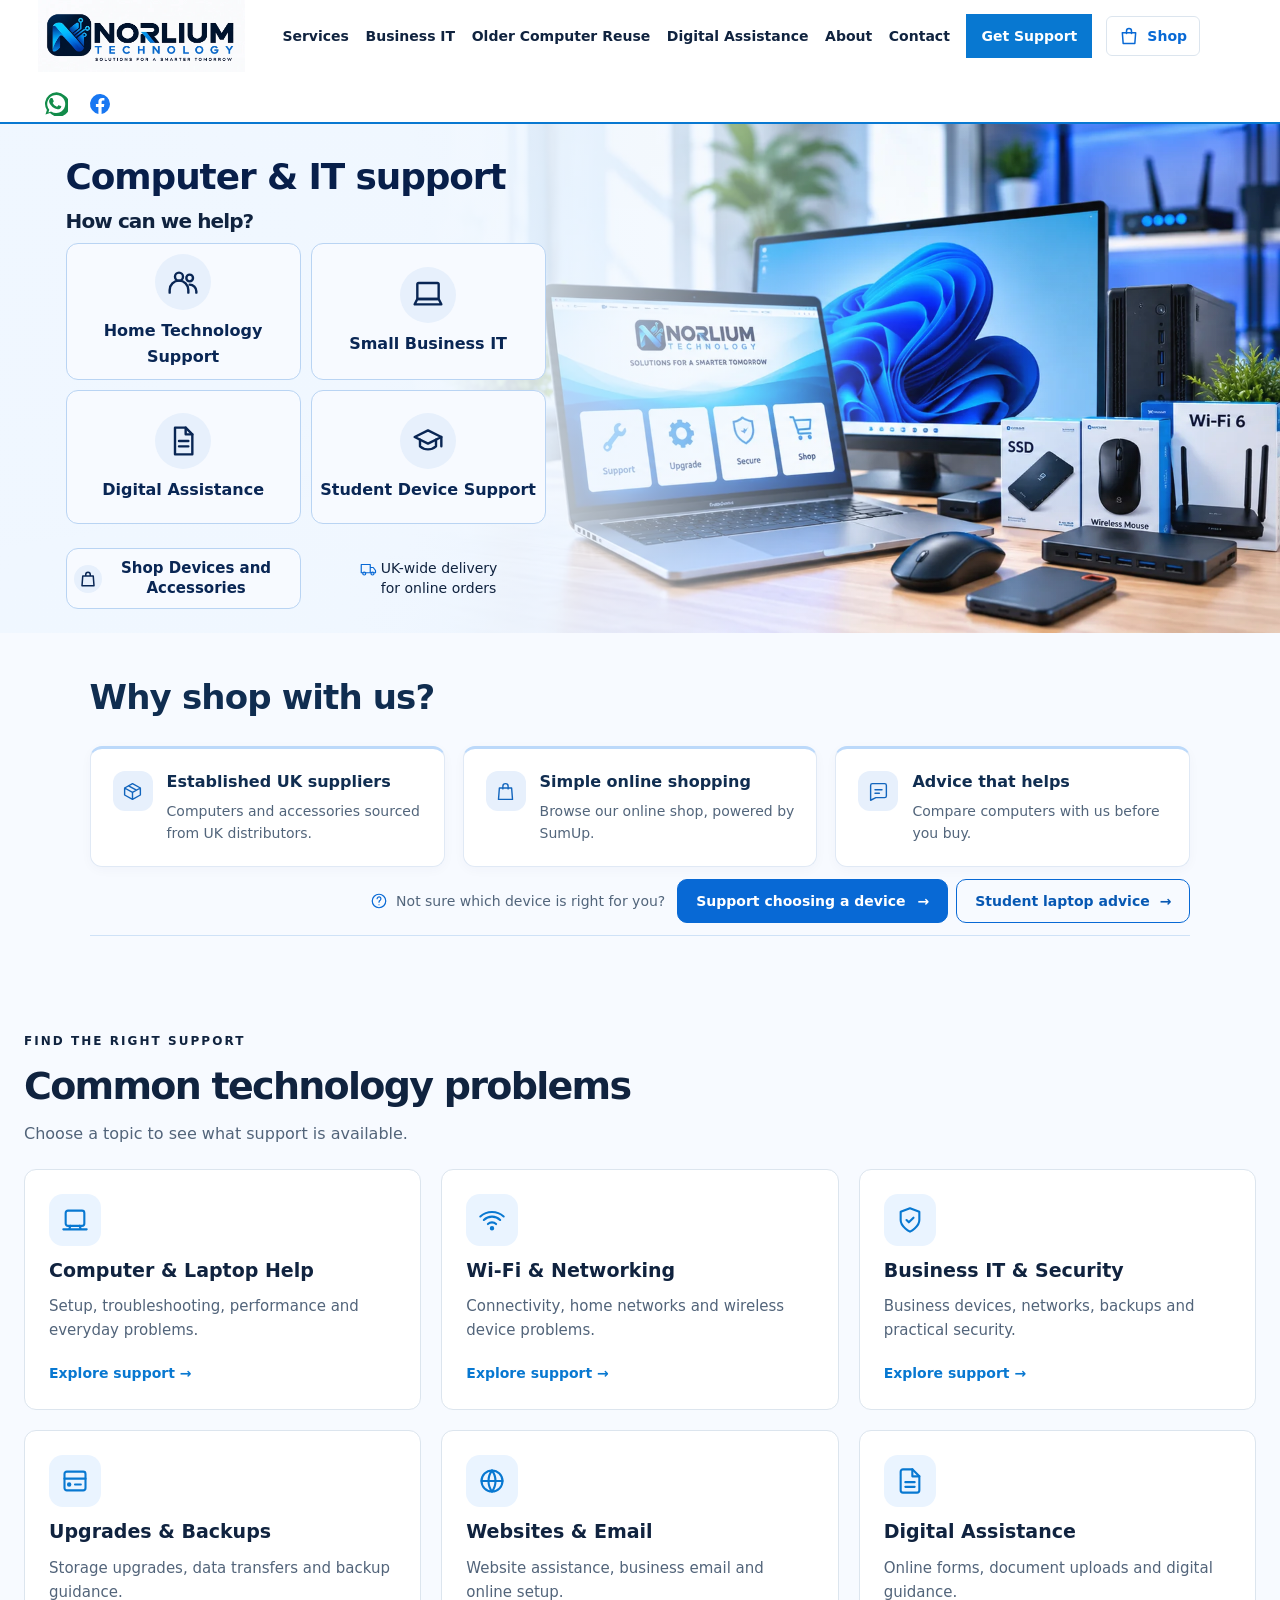
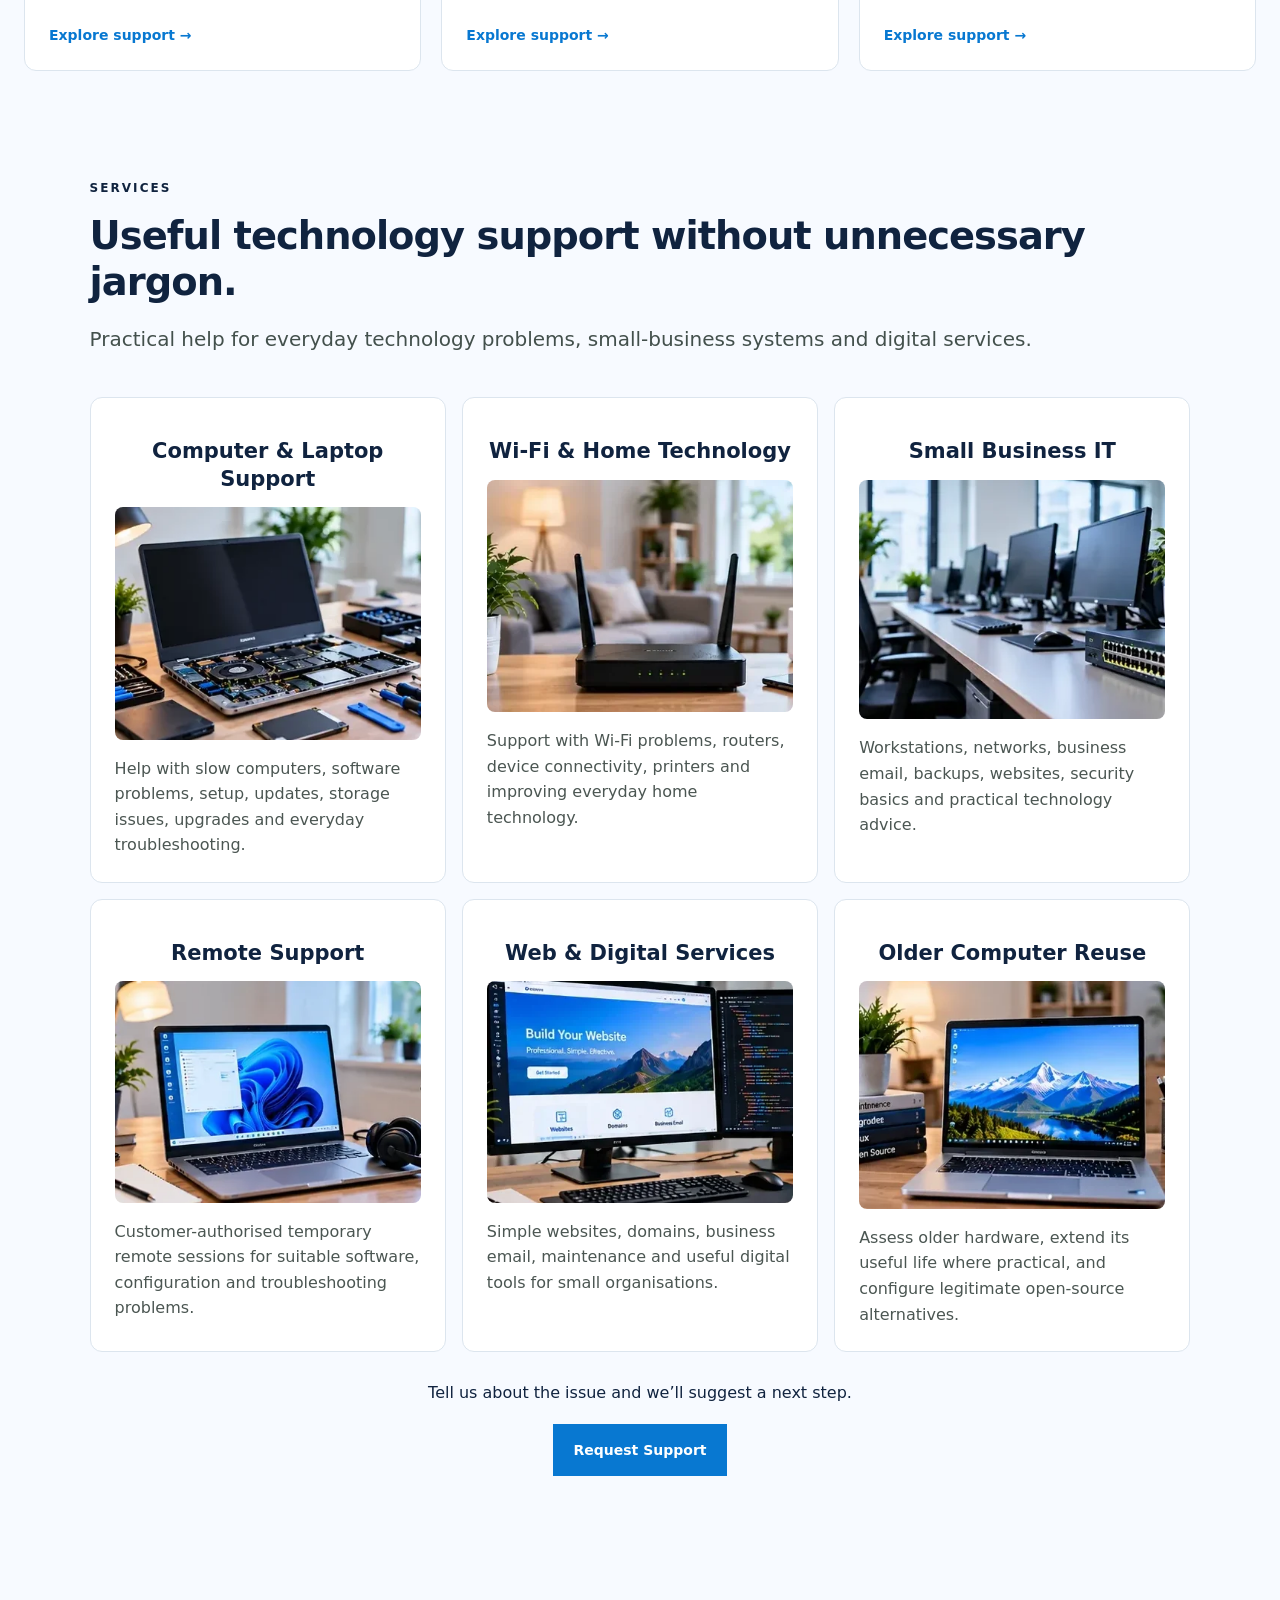
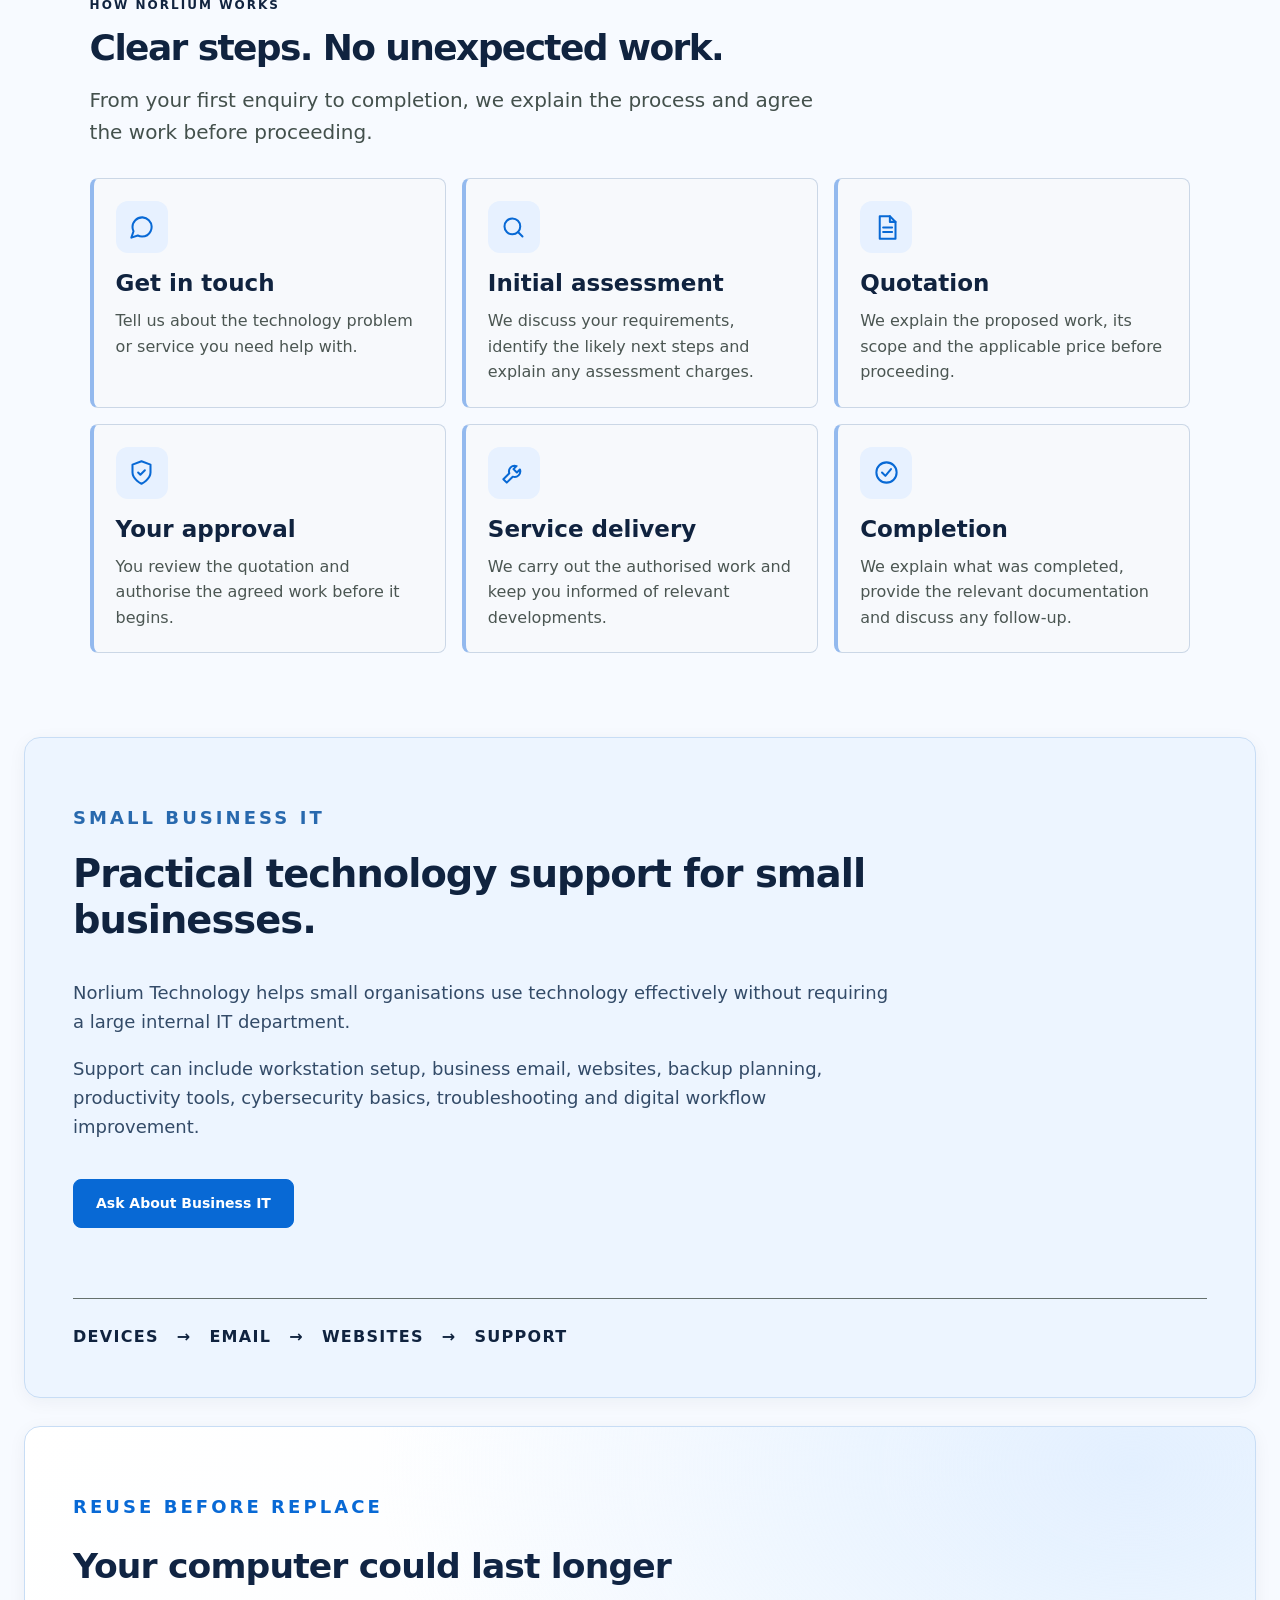
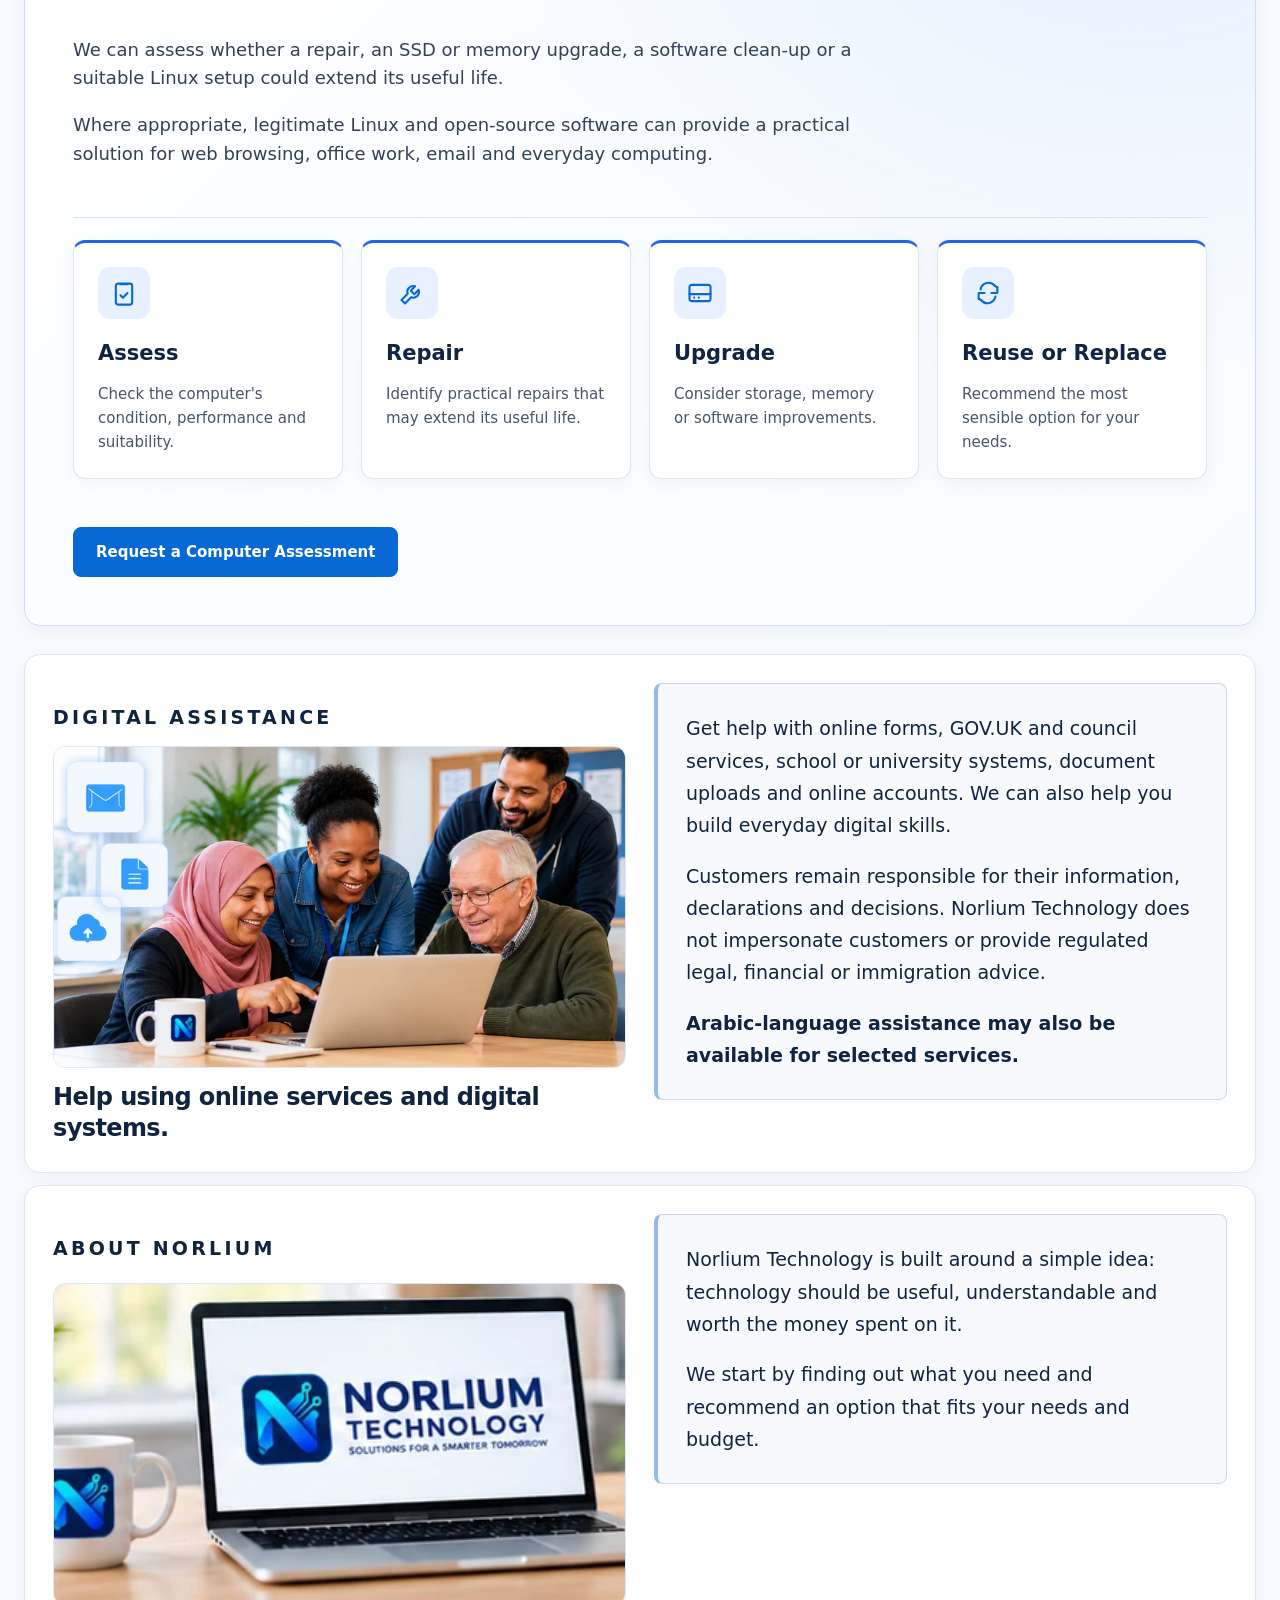
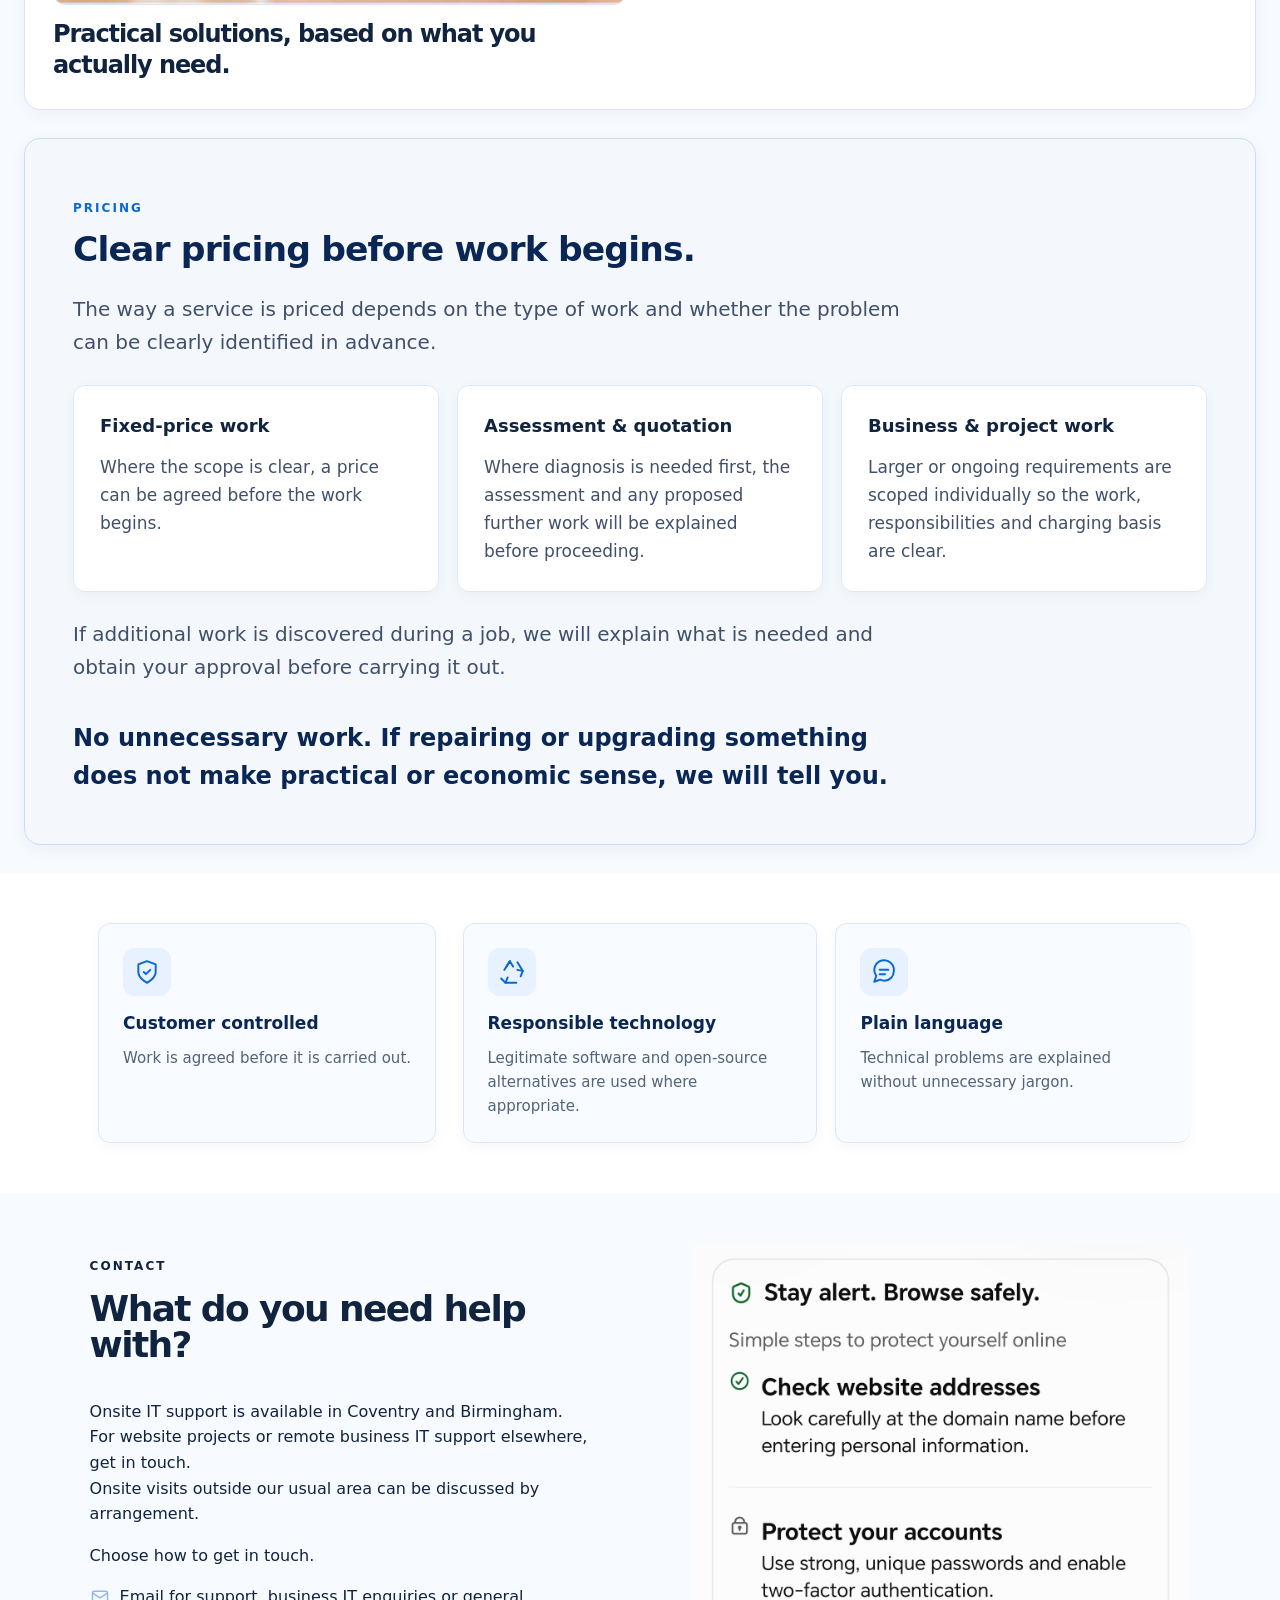
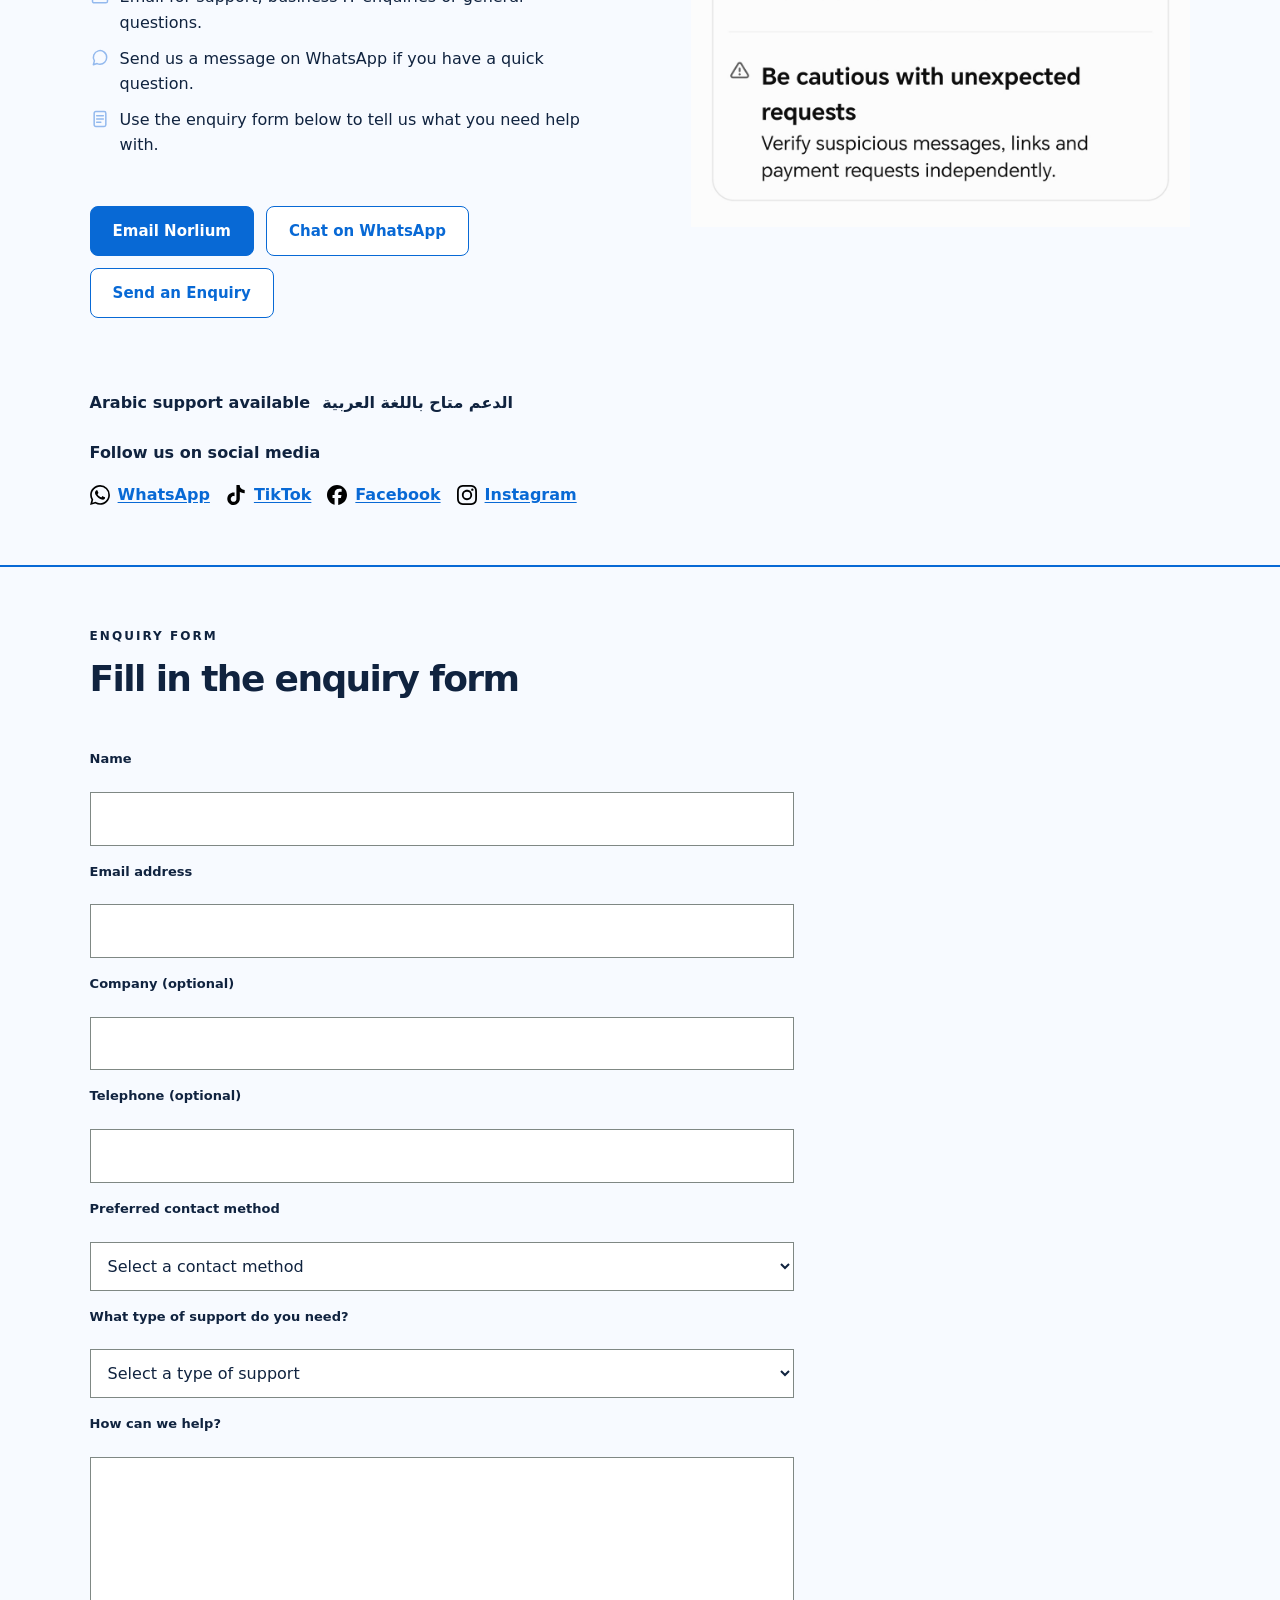
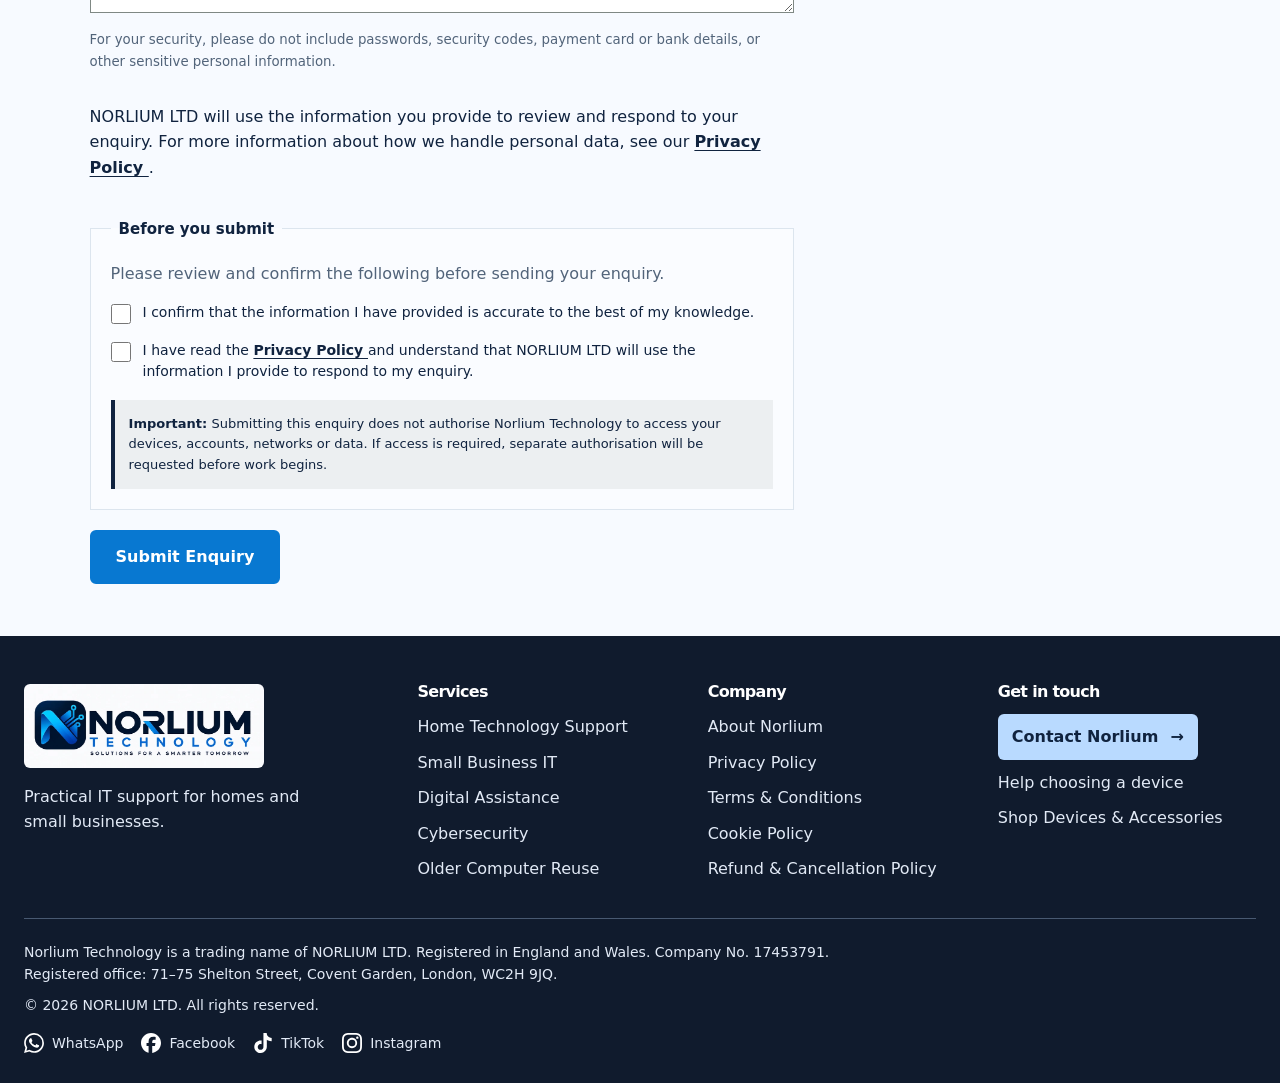
<file: index.html>
<!doctype html>
<html lang="en">
<head>
    <meta charset="utf-8">
    <meta
      name="viewport"
      content="width=device-width, initial-scale=1"
    >

    <title>Computer &amp; IT Support for Homes and Small Businesses | Norlium Technology</title>

    <meta
      name="description"
      content="Computer and IT support for homes and small businesses. Help with slow computers, Wi-Fi, printers and upgrades."
    >

    <meta
      name="robots"
      content="index, follow, max-image-preview:large, max-snippet:-1, max-video-preview:-1"
    >

    <meta
      name="googlebot"
      content="index, follow"
    >

    <link
      rel="canonical"
      href="https://www.norlium.co.uk/"
    >

    <meta property="og:type" content="website">
    <meta property="og:site_name" content="Norlium">
    <meta property="og:locale" content="en_GB">

    <meta
      property="og:title"
      content="Computer &amp; IT Support for Homes and Small Businesses | Norlium Technology"
    >

    <meta
      property="og:description"
      content="Practical technology support for homes and small businesses, explained clearly and approached sensibly."
    >

    <meta
      property="og:url"
      content="https://www.norlium.co.uk/"
    >

    <meta name="twitter:card" content="summary">

    <meta
      name="twitter:title"
      content="Computer &amp; IT Support for Homes and Small Businesses | Norlium Technology"
    >

    <meta
      name="twitter:description"
      content="Practical technology support for homes and small businesses."
    >

<link rel="stylesheet" href="styles.css">
  </head>

<body>
  <a class="skip-link" href="#main-content">Skip to main content</a>

  <header class="site-header">

    <a class="brand" href="#top" aria-label="Norlium Technology home">
      <img
        src="/assets/images/Logo-optimised.webp"
        alt="Norlium Technology"
        class="brand-logo"
        width="240"
        height="80"
      >
    </a>

    <button
      class="menu"
      type="button"
      aria-label="Open navigation menu"
      aria-expanded="false"
      aria-controls="main-navigation"
    >
      ☰
    </button>

    <nav id="main-navigation" aria-label="Primary navigation">
      <a href="/services/">Services</a>
      <a href="/business-it/">Business IT</a>
      <a href="#linux">Older Computer Reuse</a>
      <a href="/digital-assistance/">Digital Assistance</a>
      <a href="/about/">About</a>
      <a href="#contact">Contact</a>
      <a class="nav-cta" href="#enquiry-form">Get Support</a>

      <!-- Mobile-only social media links -->
      <div class="mobile-social-links">
        <a
          href="https://api.whatsapp.com/send/?phone=447349499361&amp;text=Hello+Norlium%2C+I%E2%80%99d+like+some+help+with+one+of+your+technology+services.&amp;type=phone_number&amp;app_absent=0"
          target="_blank"
          rel="noopener noreferrer"
        >
          WhatsApp Business &rarr;
        </a>

        <a
          href="https://www.facebook.com/norliumtechnology/"
          target="_blank"
          rel="noopener noreferrer"
        >
          Facebook &rarr;
        </a>
      </div>
    </nav>

    <a class="header-shop"
       href="https://shop.norlium.co.uk/"
       aria-label="Visit Norlium Online Shop">
      <svg viewBox="0 0 24 24" fill="none"
           stroke="currentColor" stroke-width="1.8"
           stroke-linecap="round" stroke-linejoin="round"
           aria-hidden="true">
        <path d="M4 8h16l-1 13H5L4 8z"/>
        <path d="M9 9V6a3 3 0 0 1 6 0v3"/>
      </svg>
      <span>Shop</span>
    </a>

      <div class="header-social" aria-label="Norlium social media">
        <a
          class="social-link whatsapp-link"
          href="https://api.whatsapp.com/send/?phone=447349499361&amp;text=Hello+Norlium%2C+I%E2%80%99d+like+some+help+with+one+of+your+technology+services.&amp;type=phone_number&amp;app_absent=0"
          target="_blank"
          rel="noopener noreferrer"
          aria-label="Contact Norlium Technology on WhatsApp"
          title="WhatsApp Business"
        >
          <svg viewBox="0 0 24 24" aria-hidden="true" focusable="false">
            <path d="M20.5 3.5A11.5 11.5 0 0 0 2.9 18.1L1.5 22.5l4.5-1.4A11.5 11.5 0 1 0 20.5 3.5ZM12 21a9 9 0 0 1-4.6-1.3l-.3-.2-2.7.9.9-2.6-.2-.3A9 9 0 1 1 12 21Zm5-6.7c-.3-.2-1.8-.9-2.1-1s-.5-.2-.7.2-.8 1-1 1.1-.4.1-.7 0a7.5 7.5 0 0 1-3.7-3.3c-.3-.5.3-.5.9-1.7.1-.2 0-.4 0-.6l-1-2.3c-.3-.7-.6-.6-.8-.6h-.7c-.3 0-.6.1-.9.4s-1.2 1.2-1.2 2.8 1.2 3.2 1.4 3.4a10.4 10.4 0 0 0 4 3.6c2.4 1 3.3 1.1 4.5.9.7-.1 1.8-.8 2-1.6.3-.8.3-1.5.2-1.6s-.3-.2-.6-.4Z"/>
          </svg>
        </a>

        <a
          class="social-link facebook-link"
          href="https://www.facebook.com/norliumtechnology/"
          target="_blank"
          rel="noopener noreferrer"
          aria-label="Visit Norlium Technology on Facebook"
          title="Facebook"
        >
          <svg viewBox="0 0 24 24" aria-hidden="true" focusable="false">
            <path d="M22 12a10 10 0 1 0-11.6 9.9v-7H7.9V12h2.5V9.8c0-2.5 1.5-3.9 3.8-3.9 1.1 0 2.2.2 2.2.2v2.4h-1.2c-1.2 0-1.6.7-1.6 1.6V12h2.7l-.4 2.9h-2.3v7A10 10 0 0 0 22 12Z"/>
          </svg>
        </a>
      </div>

  </header>

  <main id="main-content">

    <section id="top" class="hero norlium-hero">
      <div class="hero-content">
        <h1>Computer &amp; IT support</h1>

        <div id="support-options">
          <div class="support-heading-row">
            <h2>How can we help?</h2>
          </div>

          <div class="grid">
            <a class="support-card" href="/services/">
              <span class="service-icon">
                <svg viewBox="0 0 24 24" fill="none"
                     stroke="currentColor" stroke-width="1.8"
                     stroke-linecap="round" stroke-linejoin="round"
                     aria-hidden="true">
                  <circle cx="9" cy="8" r="3"/>
                  <circle cx="17" cy="9" r="2.5"/>
                  <path d="M2 20v-2a7 7 0 0 1 14 0v2"/>
                  <path d="M17 14a5 5 0 0 1 5 5v1"/>
                </svg>
              </span>
              <h3>Home Technology Support</h3>
            </a>

            <a class="support-card" href="/business-it/">
              <span class="service-icon">
                <svg viewBox="0 0 24 24" fill="none"
                     stroke="currentColor" stroke-width="1.8"
                     stroke-linecap="round" stroke-linejoin="round"
                     aria-hidden="true">
                  <rect x="4" y="3" width="16" height="12" rx="1"/>
                  <path d="M2 19h20l-2-4H4l-2 4z"/>
                </svg>
              </span>
              <h3>Small Business IT</h3>
            </a>

            <a class="support-card" href="/digital-assistance/">
              <span class="service-icon">
                <svg viewBox="0 0 24 24" fill="none"
                    stroke="currentColor" stroke-width="1.8"
                    stroke-linecap="round" stroke-linejoin="round"
                    aria-hidden="true">
                  <path d="M6 2h8l5 5v15H6z"/>
                  <path d="M14 2v5h5"/>
                  <path d="M9 12h7M9 16h7"/>
                </svg>
              </span>
              <h3>Digital Assistance</h3>
            </a>

            <a class="support-card" href="/students/">
              <span class="service-icon">
                <svg viewBox="0 0 24 24" fill="none" stroke="currentColor"
                     stroke-width="1.8" stroke-linecap="round" stroke-linejoin="round"
                     aria-hidden="true" focusable="false">
                  <path d="M2 9l10-5 10 5-10 5L2 9Z"/>
                  <path d="M6 11v5c3.5 3 8.5 3 12 0v-5m4-2v7"/>
                </svg>
              </span>
              <h3>Student Device Support</h3>
            </a>
          </div>

          <div class="actions support-actions">
            <a class="primary hero-shop-link" href="https://shop.norlium.co.uk/">
              <span class="hero-shop-icon" aria-hidden="true">
                <svg viewBox="0 0 24 24" fill="none" stroke="currentColor"
                     stroke-width="2" stroke-linejoin="round" focusable="false">
                  <path d="M5 8h14l1 13H4L5 8Z M9 9V6a3 3 0 0 1 6 0v3"/>
                </svg>
              </span>
              <span>Shop Devices and Accessories</span>
            </a>
            <p class="shop-delivery">
              <svg class="shop-advice-icon" viewBox="0 0 24 24" aria-hidden="true" focusable="false">
                <path d="M3 6h12v11H3z M15 10h4l3 4v3h-7"/>
                <circle cx="7" cy="18" r="2"/>
                <circle cx="18" cy="18" r="2"/>
              </svg>
              <span>UK-wide delivery<br> for online orders</span>
            </p>
          </div>
        </div>

      </div>
    </section>

    <section id="why-shop" aria-labelledby="why-shop-title">
      <div class="shop-reasons-heading">

        <h2 id="why-shop-title">Why shop with us?</h2>
      </div>
      <ul class="shop-reasons">
<li>
          <span class="shop-reason-icon" aria-hidden="true"><svg viewBox="0 0 24 24"><path d="m12 3 9 5v8l-9 5-9-5V8l9-5Z M3 8l9 5 9-5 M12 13v8 M7.5 5.5l9 5"/></svg></span>
          <div><h3>Established UK suppliers</h3><p>Computers and accessories sourced from UK distributors.</p></div>
        </li>
<li>
          <span class="shop-reason-icon" aria-hidden="true"><svg viewBox="0 0 24 24"><path d="M5 8h14l1 13H4L5 8Z M9 9V6a3 3 0 0 1 6 0v3"/></svg></span>
          <div><h3>Simple online shopping</h3><p>Browse our online shop, powered by SumUp.</p></div>
        </li>
<li>
          <span class="shop-reason-icon" aria-hidden="true"><svg viewBox="0 0 24 24"><path d="M8 10h8 M8 14h5 M5 3h14a2 2 0 0 1 2 2v12a2 2 0 0 1-2 2H9l-6 3V5a2 2 0 0 1 2-2Z"/></svg></span>
          <div><h3>Advice that helps</h3><p>Compare computers with us before you buy.</p></div>
        </li>
</ul>
      <div class="shop-advice">
        <p>
          <svg class="shop-advice-icon" viewBox="0 0 24 24" aria-hidden="true" focusable="false">
            <circle cx="12" cy="12" r="9"/>
            <path d="M9.5 9a2.5 2.5 0 1 1 4 2c-1 .7-1.5 1.1-1.5 2.5 M12 17h.01"/>
          </svg>
          Not sure which device is right for you?
        </p>
        <div class="shop-advice-links">
          <a class="support-shop-link" href="/device-request/">Support choosing a device <span aria-hidden="true">&rarr;</span></a>
          <a class="student-shop-link" href="/students/">Student laptop advice <span aria-hidden="true">&rarr;</span></a>
        </div>
      </div>
    </section>

    <!-- Problem-based IT support categories -->
    <section id="help-topics" aria-labelledby="help-topics-title">
      <p class="eyebrow">FIND THE RIGHT SUPPORT</p>
      <h2 id="help-topics-title">Common technology problems</h2>
      <p class="help-topics-intro">
        Choose a topic to see what support is available.
      </p>

      <div class="help-topics-grid">

        <a class="help-topic" href="/services/">
          <span class="help-topic-icon" aria-hidden="true"><svg xmlns="http://www.w3.org/2000/svg" width="28" height="28" viewBox="0 0 24 24" fill="none" stroke="currentColor" stroke-width="1.8" stroke-linecap="round" stroke-linejoin="round"><rect x="4" y="4" width="16" height="13" rx="2"/>
<path d="M2 20h20M8 17l-1 3m9-3 1 3"/></svg></span>
          <h3>Computer &amp; Laptop Help</h3>
          <p>Setup, troubleshooting, performance and everyday problems.</p>
          <span class="help-topic-action">Explore support &rarr;</span>
        </a>

        <a class="help-topic" href="/services/">
          <span class="help-topic-icon" aria-hidden="true"><svg xmlns="http://www.w3.org/2000/svg" width="28" height="28" viewBox="0 0 24 24" fill="none" stroke="currentColor" stroke-width="1.8" stroke-linecap="round" stroke-linejoin="round"><path d="M2 9a15 15 0 0 1 20 0"/>
<path d="M5 12a10 10 0 0 1 14 0"/>
<path d="M8.5 15.5a5 5 0 0 1 7 0"/>
<circle cx="12" cy="19" r="1"/></svg></span>
          <h3>Wi-Fi &amp; Networking</h3>
          <p>Connectivity, home networks and wireless device problems.</p>
          <span class="help-topic-action">Explore support &rarr;</span>
        </a>

        <a class="help-topic" href="/business-it/">
          <span class="help-topic-icon" aria-hidden="true"><svg xmlns="http://www.w3.org/2000/svg" width="28" height="28" viewBox="0 0 24 24" fill="none" stroke="currentColor" stroke-width="1.8" stroke-linecap="round" stroke-linejoin="round"><path d="M12 22s8-4 8-10V5l-8-3-8 3v7c0 6 8 10 8 10Z"/>
<path d="m9 12 2 2 4-4"/></svg></span>
          <h3>Business IT &amp; Security</h3>
          <p>Business devices, networks, backups and practical security.</p>
          <span class="help-topic-action">Explore support &rarr;</span>
        </a>

        <a class="help-topic" href="/services/">
          <span class="help-topic-icon" aria-hidden="true"><svg xmlns="http://www.w3.org/2000/svg" width="28" height="28" viewBox="0 0 24 24" fill="none" stroke="currentColor" stroke-width="1.8" stroke-linecap="round" stroke-linejoin="round"><rect x="3" y="4" width="18" height="16" rx="2"/>
<path d="M3 10h18"/>
<circle cx="7" cy="15" r="1"/>
<path d="M12 15h5"/></svg></span>
          <h3>Upgrades &amp; Backups</h3>
          <p>Storage upgrades, data transfers and backup guidance.</p>
          <span class="help-topic-action">Explore support &rarr;</span>
        </a>

        <a class="help-topic" href="/business-it/">
          <span class="help-topic-icon" aria-hidden="true"><svg xmlns="http://www.w3.org/2000/svg" width="28" height="28" viewBox="0 0 24 24" fill="none" stroke="currentColor" stroke-width="1.8" stroke-linecap="round" stroke-linejoin="round"><circle cx="12" cy="12" r="9"/>
<path d="M3 12h18"/>
<path d="M12 3a15 15 0 0 1 0 18"/>
<path d="M12 3a15 15 0 0 0 0 18"/></svg></span>
          <h3>Websites &amp; Email</h3>
          <p>Website assistance, business email and online setup.</p>
          <span class="help-topic-action">Explore support &rarr;</span>
        </a>

        <a class="help-topic" href="/digital-assistance/">
          <span class="help-topic-icon" aria-hidden="true"><svg xmlns="http://www.w3.org/2000/svg" width="28" height="28" viewBox="0 0 24 24" fill="none" stroke="currentColor" stroke-width="1.8" stroke-linecap="round" stroke-linejoin="round"><path d="M14 2H6a2 2 0 0 0-2 2v16a2 2 0 0 0 2 2h12a2 2 0 0 0 2-2V8Z"/>
<path d="M14 2v6h6"/>
<path d="M8 13h8M8 17h8"/></svg></span>
          <h3>Digital Assistance</h3>
          <p>Online forms, document uploads and digital guidance.</p>
          <span class="help-topic-action">Explore support &rarr;</span>
        </a>

      </div>
    </section>
    <section id="services">
      <p class="eyebrow">SERVICES</p>

      <h2>Useful technology support without unnecessary jargon.</h2>

      <p class="section-intro">
        Practical help for everyday technology problems, small-business
        systems and digital services.
      </p>

      <div class="grid">

        <article>
          <b aria-hidden="true">01</b>

          <img class="service-image"
               src="/assets/images/01-computer-laptop-support.webp"
               alt="Laptop computer opened for maintenance and repair"
               loading="lazy"
               decoding="async"
               width="960"
               height="540">

          <h3>Computer & Laptop Support</h3>

          <p>
            Help with slow computers, software problems, setup, updates,
            storage issues, upgrades and everyday troubleshooting.
          </p>
        </article>

        <article>
          <b aria-hidden="true">02</b>

          <img class="service-image"
               src="/assets/images/02-wifi-home-technology.webp"
               alt="Wireless router providing home Wi-Fi connectivity"
               loading="lazy"
               decoding="async"
               width="960"
               height="540">

          <h3>Wi-Fi & Home Technology</h3>

          <p>
            Support with Wi-Fi problems, routers, device connectivity,
            printers and improving everyday home technology.
          </p>
        </article>

        <article>
          <b aria-hidden="true">03</b>

          <img class="service-image"
               src="/assets/images/03-small-business-it.webp"
               alt="Small business office computers and network equipment"
               loading="lazy"
               decoding="async"
               width="960"
               height="540">

          <h3>Small Business IT</h3>

          <p>
            Workstations, networks, business email, backups, websites,
            security basics and practical technology advice.
          </p>
        </article>

        <article>
          <b aria-hidden="true">04</b>

          <img class="service-image"
               src="/assets/images/04-remote-support.webp"
               alt="Laptop prepared for remote technical support"
               loading="lazy"
               decoding="async"
               width="960"
               height="540">

          <h3>Remote Support</h3>

          <p>
            Customer-authorised temporary remote sessions for suitable
            software, configuration and troubleshooting problems.
          </p>
        </article>

        <article>
          <b aria-hidden="true">05</b>

          <img class="service-image"
               src="/assets/images/05-web-digital-services.webp"
               alt="Website development and digital services workstation"
               loading="lazy"
               decoding="async"
               width="960"
               height="540">

          <h3>Web & Digital Services</h3>

          <p>
            Simple websites, domains, business email, maintenance and useful
            digital tools for small organisations.
          </p>
        </article>

        <article>
          <b aria-hidden="true">06</b>

          <img class="service-image"
               src="/assets/images/06-older-computer-reuse.webp"
               alt="Older laptop configured for continued use"
               loading="lazy"
               decoding="async"
               width="960"
               height="540">

          <h3>Older Computer Reuse</h3>

          <p>
            Assess older hardware, extend its useful life where practical,
            and configure legitimate open-source alternatives.
          </p>
        </article>

      </div>

      <div class="services-contact-action">
        <p>
          Tell us about the issue and we’ll suggest a next step.
        </p>

        <a class="primary" href="#enquiry-form">
          Request Support
        </a>
      </div>
    </section>

    <!-- How Norlium Works -->
    <section id="how-it-works" aria-labelledby="how-it-works-title">
      <p class="eyebrow">HOW NORLIUM WORKS</p>

      <h2 id="how-it-works-title">
        Clear steps. No unexpected work.
      </h2>

      <p class="section-intro">
        From your first enquiry to completion, we explain
        the process and agree the work before proceeding.
      </p>

      <div class="process-grid">

        <article class="process-card">
          <span class="process-icon" aria-hidden="true"><svg viewBox="0 0 24 24" fill="none" stroke="currentColor" stroke-width="1.8" stroke-linecap="round" stroke-linejoin="round"><path d="M21 11.5a8.4 8.4 0 0 1-.9 3.8A8.5 8.5 0 0 1 12.5 20a8.4 8.4 0 0 1-3.8-.9L3 21l1.9-5.7a8.4 8.4 0 0 1-.9-3.8A8.5 8.5 0 0 1 12.5 3H13a8.5 8.5 0 0 1 8 8z"/></svg></span>
          <h3>Get in touch</h3>
          <p>
            Tell us about the technology problem or service
            you need help with.
          </p>
        </article>

        <article class="process-card">
          <span class="process-icon" aria-hidden="true"><svg viewBox="0 0 24 24" fill="none" stroke="currentColor" stroke-width="1.8" stroke-linecap="round" stroke-linejoin="round"><circle cx="11" cy="11" r="7"/><path d="m20 20-4-4"/></svg></span>
          <h3>Initial assessment</h3>
          <p>
            We discuss your requirements, identify the likely
            next steps and explain any assessment charges.
          </p>
        </article>

        <article class="process-card">
          <span class="process-icon" aria-hidden="true"><svg viewBox="0 0 24 24" fill="none" stroke="currentColor" stroke-width="1.8" stroke-linecap="round" stroke-linejoin="round"><path d="M6 2h9l5 5v15H6z"/><path d="M15 2v5h5M9 12h8M9 16h8"/></svg></span>
          <h3>Quotation</h3>
          <p>
            We explain the proposed work, its scope and
            the applicable price before proceeding.
          </p>
        </article>

        <article class="process-card">
          <span class="process-icon" aria-hidden="true"><svg viewBox="0 0 24 24" fill="none" stroke="currentColor" stroke-width="1.8" stroke-linecap="round" stroke-linejoin="round"><path d="M12 22s8-4 8-10V5l-8-3-8 3v7c0 6 8 10 8 10z"/><path d="m9 12 2 2 4-4"/></svg></span>
          <h3>Your approval</h3>
          <p>
            You review the quotation and authorise the
            agreed work before it begins.
          </p>
        </article>

        <article class="process-card">
          <span class="process-icon" aria-hidden="true"><svg viewBox="0 0 24 24" fill="none" stroke="currentColor" stroke-width="1.8" stroke-linecap="round" stroke-linejoin="round"><path d="M14.7 6.3a5 5 0 0 0-6.4 6.4L3 18l3 3 5.3-5.3a5 5 0 0 0 6.4-6.4L15 12l-3-3z"/></svg></span>
          <h3>Service delivery</h3>
          <p>
            We carry out the authorised work and keep
            you informed of relevant developments.
          </p>
        </article>

        <article class="process-card">
          <span class="process-icon" aria-hidden="true"><svg viewBox="0 0 24 24" fill="none" stroke="currentColor" stroke-width="1.8" stroke-linecap="round" stroke-linejoin="round"><circle cx="12" cy="12" r="9"/><path d="m8 12 3 3 5-6"/></svg></span>
          <h3>Completion</h3>
          <p>
            We explain what was completed, provide the
            relevant documentation and discuss any follow-up.
          </p>
        </article>

      </div>
    </section>

    <section id="business" class="feature">
      <div>
        <p class="eyebrow">SMALL BUSINESS IT</p>

        <h2>Practical technology support for small businesses.</h2>

        <p>
          Norlium Technology helps small organisations use technology effectively
          without requiring a large internal IT department.
        </p>

        <p>
          Support can include workstation setup, business email, websites,
          backup planning, productivity tools, cybersecurity basics,
          troubleshooting and digital workflow improvement.
        </p>

        <a class="secondary" href="/?service=business#enquiry-form">Ask About Business IT</a>
      </div>

      <div class="decision" aria-label="Small business support areas">
        <span>DEVICES</span>
        <span>→</span>
        <span>EMAIL</span>
        <span>→</span>
        <span>WEBSITES</span>
        <span>→</span>
        <span>SUPPORT</span>
      </div>
    </section>

    <section id="linux" class="feature">
      <div>
        <p class="eyebrow">REUSE BEFORE REPLACE</p>

        <h2>Your computer could last longer</h2>

        <p>
          We can assess whether a repair, an SSD or memory upgrade, a software
          clean-up or a suitable Linux setup could extend its useful life.
        </p>

        <p>
          Where appropriate, legitimate Linux and open-source software can
          provide a practical solution for web browsing, office work, email
          and everyday computing.
        </p>
      </div>

<div class="reuse-process" aria-label="Computer assessment process">

  <div class="reuse-step">
    <span class="reuse-icon" aria-hidden="true">
      <svg viewBox="0 0 24 24" fill="none"
           stroke="currentColor" stroke-width="1.8"
           stroke-linecap="round" stroke-linejoin="round">
        <rect x="5" y="4" width="14" height="18" rx="2"/>
        <path d="M9 4.5h6M9 14l2 2 4-4"/>
      </svg>
    </span>
    <h3>Assess</h3>
    <p>Check the computer's condition, performance and suitability.</p>
  </div>

  <div class="reuse-step">
    <span class="reuse-icon" aria-hidden="true">
      <svg viewBox="0 0 24 24" fill="none"
           stroke="currentColor" stroke-width="1.8"
           stroke-linecap="round" stroke-linejoin="round">
        <path d="M14.7 6.3a5 5 0 0 0-6.4 6.4L3 18l3 3 5.3-5.3a5 5 0 0 0 6.4-6.4L14 13l-3-3 3.7-3.7Z"/>
      </svg>
    </span>
    <h3>Repair</h3>
    <p>Identify practical repairs that may extend its useful life.</p>
  </div>

  <div class="reuse-step">
    <span class="reuse-icon" aria-hidden="true">
      <svg viewBox="0 0 24 24" fill="none"
           stroke="currentColor" stroke-width="1.8"
           stroke-linecap="round" stroke-linejoin="round">
        <rect x="3" y="5" width="18" height="14" rx="2"/>
        <path d="M3 13h18M7 16h.01M11 16h.01"/>
      </svg>
    </span>
    <h3>Upgrade</h3>
    <p>Consider storage, memory or software improvements.</p>
  </div>

  <div class="reuse-step">
    <span class="reuse-icon" aria-hidden="true">
      <svg viewBox="0 0 24 24" fill="none"
           stroke="currentColor" stroke-width="1.8"
           stroke-linecap="round" stroke-linejoin="round">
        <path d="M20 7v5h-5M4 17v-5h5"/>
        <path d="M5.6 9A7 7 0 0 1 18 6l2 1M4 17l2 1a7 7 0 0 0 12.4-3"/>
      </svg>
    </span>
    <h3>Reuse or Replace</h3>
    <p>Recommend the most sensible option for your needs.</p>
  </div>

  </div>

  <div class="reuse-action">
    <a class="primary" href="/?service=linux#enquiry-form">
      Request a Computer Assessment
    </a>
  </div>

    </section>

    <section id="digital-assistance" class="split">
      <div>
        <p class="eyebrow">DIGITAL ASSISTANCE</p>

        <img
          class="section-illustration"
          src="/assets/images/norlium-digital-assistance-inclusive.webp"
          alt="Friendly assistance with everyday digital services"
          loading="lazy"
          width="800"
          height="450"
        >

        <h2>Help using online services and digital systems.</h2>
      </div>

      <div>
        <p>
          Get help with online forms, GOV.UK and council services, school or
          university systems, document uploads and online accounts. We can
          also help you build everyday digital skills.
        </p>

        <p>
          Customers remain responsible for their information, declarations
          and decisions. Norlium Technology does not impersonate customers or provide
          regulated legal, financial or immigration advice.
        </p>

        <p>
          <strong>Arabic-language assistance may also be available for selected services.</strong>
        </p>
      </div>
    </section>

    <section id="about" class="split">
      <div>
        <p class="eyebrow">ABOUT NORLIUM</p>

        <img
          class="section-illustration"
          src="/assets/images/about-norlium-workspace.webp"
          alt="Norlium Technology workspace with laptop"
          loading="lazy"
          width="800"
          height="450"
        >

        <h2>Practical solutions, based on what you actually need.</h2>
      </div>

      <div>
        <p>
          Norlium Technology is built around a simple idea: technology should
          be useful, understandable and worth the money spent on it.
        </p>

        <p>
          We start by finding out what you need and recommend an option that
          fits your needs and budget.
        </p>
      </div>
    </section>

    <section id="pricing" class="pricing">
      <p class="eyebrow">PRICING</p>

      <h2>Clear pricing before work begins.</h2>

      <p>
        The way a service is priced depends on the type of work and whether
        the problem can be clearly identified in advance.
      </p>

      <div class="pricing-options">
        <div>
          <b>Fixed-price work</b>
          <p>
            Where the scope is clear, a price can be agreed before the work
            begins.
          </p>
        </div>

        <div>
          <b>Assessment &amp; quotation</b>
          <p>
            Where diagnosis is needed first, the assessment and any proposed
            further work will be explained before proceeding.
          </p>
        </div>

        <div>
          <b>Business &amp; project work</b>
          <p>
            Larger or ongoing requirements are scoped individually so the
            work, responsibilities and charging basis are clear.
          </p>
        </div>
      </div>

      <p>
        If additional work is discovered during a job, we will explain what is
        needed and obtain your approval before carrying it out.
      </p>

      <strong>
        No unnecessary work. If repairing or upgrading something does not make
        practical or economic sense, we will tell you.
      </strong>
    </section>

    <section class="trust" aria-label="Why choose Norlium">

      <div>
        <span class="trust-icon">
<svg viewBox="0 0 24 24" fill="none"
     stroke="currentColor" stroke-width="1.8"
     stroke-linecap="round" stroke-linejoin="round"
     aria-hidden="true">
  <path d="M12 22s8-4 8-10V5l-8-3-8 3v7c0 6 8 10 8 10Z"/>
  <path d="m9 12 2 2 4-4"/>
</svg></span>
<b>Customer controlled</b>
        <p>Work is agreed before it is carried out.</p>
      </div>

      <div>
        <span class="trust-icon">
<svg viewBox="0 0 24 24" fill="none"
     stroke="currentColor" stroke-width="1.8"
     stroke-linecap="round" stroke-linejoin="round"
     aria-hidden="true">
  <path d="m7 7 3-5 3 5"/>
  <path d="M10 2 5 10"/>
  <path d="m17 10 5 1-2 5"/>
  <path d="m22 11-5-8"/>
  <path d="m8 17-2 5-4-4"/>
  <path d="m6 22 10 0"/>
</svg></span>
<b>Responsible technology</b>
        <p>
          Legitimate software and open-source alternatives are used where
          appropriate.
        </p>
      </div>

      <div>
        <span class="trust-icon">
<svg viewBox="0 0 24 24" fill="none"
     stroke="currentColor" stroke-width="1.8"
     stroke-linecap="round" stroke-linejoin="round"
     aria-hidden="true">
  <path d="M21 11.5a8.5 8.5 0 0 1-8.5 8.5 9 9 0 0 1-4-.9L3 21l1.9-5.5A9 9 0 1 1 21 11.5Z"/>
  <path d="M8 10h8M8 14h5"/>
</svg></span>
<b>Plain language</b>
        <p>
          Technical problems are explained without unnecessary jargon.
        </p>
      </div>

    </section>

    <section id="contact" class="contact">

      <div>
        <p class="eyebrow">CONTACT</p>

        <h2 id="contact-heading">What do you need help with?</h2>
        <p>
          Onsite IT support is available in Coventry and Birmingham.<br>
          For website projects or remote business IT support elsewhere, get in touch.<br>
          Onsite visits outside our usual area can be discussed by arrangement.
        </p>

        <p>Choose how to get in touch.</p>
        <ul class="contact-methods" role="list">
          <li>
            <svg viewBox="0 0 24 24" aria-hidden="true" focusable="false">
              <rect x="3" y="5" width="18" height="14" rx="2"/>
              <path d="m3 7 9 6 9-6"/>
            </svg>
            <span>Email for support, business IT enquiries or general questions.</span>
          </li>
          <li>
            <svg viewBox="0 0 24 24" aria-hidden="true" focusable="false">
              <path d="M20 11.5a8 8 0 0 1-8 8 8 8 0 0 1-3.5-.8L4 20l1.3-4.5A8 8 0 1 1 20 11.5Z"/>
            </svg>
            <span>Send us a message on WhatsApp if you have a quick question.</span>
          </li>
          <li>
            <svg viewBox="0 0 24 24" aria-hidden="true" focusable="false">
              <rect x="5" y="3" width="14" height="18" rx="2"/>
              <path d="M8 8h8m-8 4h8m-8 4h5"/>
            </svg>
            <span>Use the enquiry form below to tell us what you need help with.</span>
          </li>
        </ul>

        <div class="contact-actions">
          <a class="primary" href="mailto:contact@norlium.co.uk">
            Email Norlium
          </a>

          <a
            class="secondary"
            href="https://wa.me/447349499361?text=Hello%20Norlium%2C%20I%E2%80%99d%20like%20some%20help%20with%20one%20of%20your%20technology%20services."
            target="_blank"
            rel="noopener noreferrer"
          >
            Chat on WhatsApp
          </a>

          <a class="secondary" href="#enquiry-form">
            Send an Enquiry
          </a>
        </div>

        <p class="contact-language">
          <strong>
            <span>Arabic support available</span>
            <span lang="ar" dir="rtl">الدعم متاح باللغة العربية</span>
          </strong>
        </p>

        <div class="contact-social">
          <p id="contact-social-heading"><strong>Follow us on social media</strong></p>
          <ul aria-labelledby="contact-social-heading">
            <li><a href="https://wa.me/447349499361"><img class="social-icon" src="/assets/icons/whatsapp.svg" alt="" width="20" height="20" loading="lazy" aria-hidden="true"> WhatsApp</a></li>
            <li><a href="https://www.tiktok.com/@norliumtech"><img class="social-icon" src="/assets/icons/tiktok.svg" alt="" width="20" height="20" loading="lazy" aria-hidden="true"> TikTok</a></li>
            <li><a href="https://www.facebook.com/norliumtechnology/"><img class="social-icon" src="/assets/icons/facebook.svg" alt="" width="20" height="20" loading="lazy" aria-hidden="true"> Facebook</a></li>
            <li><a href="https://www.instagram.com/norliumtechnology/"><img class="social-icon" src="/assets/icons/instagram.svg" alt="" width="20" height="20" loading="lazy" aria-hidden="true"> Instagram</a></li>
          </ul>
        </div>
      </div>

      <aside id="online-safety-note" class="security-notice" aria-label="Online safety advice">
        <img
          src="/assets/images/security-advice.jpg"
          width="1200"
          height="1400"
          loading="lazy"
          alt="Stay alert. Browse safely. Simple steps to protect yourself online.
          Check website addresses. Look carefully at the domain name before entering personal information.
          Protect your accounts. Use strong, unique passwords and enable two-factor authentication.
          Be cautious with unexpected requests. Verify suspicious messages, links and payment requests independently."
        >
      </aside>

      <form
        id="enquiry-form"
        tabindex="-1"
        aria-labelledby="enquiry-form-heading"
      >
        <div>
          <p class="eyebrow">ENQUIRY FORM</p>
          <h2 id="enquiry-form-heading">Fill in the enquiry form</h2>
        </div>
        <label for="name">
          Name
        </label>

        <input
          id="name"
          name="name"
          type="text"
          autocomplete="name"
          required
        >

        <label for="contact-method">
          Email address
        </label>

        <input
          id="contact-method"
          name="email"
          type="email"
          autocomplete="email"
          required
        >
        <label for="company">
          Company <span aria-hidden="true">(optional)</span>
        </label>

        <input
          id="company"
          name="company"
          type="text"
          autocomplete="organization"
        >

        <label for="telephone">
          Telephone <span>(optional)</span>
        </label>

        <input
          id="telephone"
          name="telephone"
          type="tel"
          autocomplete="tel"
        >

        <label for="preferred-contact">Preferred contact method</label>
        <select id="preferred-contact" name="preferred-contact" required>
          <option value="" selected disabled>Select a contact method</option>
          <option value="Email">Email</option>
          <option value="Telephone">Telephone</option>
          <option value="WhatsApp">WhatsApp</option>
        </select>

        <label for="service-type">
          What type of support do you need?
        </label>

        <select id="service-type" name="service" required>
          <option value="" selected disabled>Select a type of support</option>
          <option value="home">Home technology</option>
          <option value="business">Small business IT</option>
          <option value="digital">Digital assistance</option>
          <option value="website">Website or digital services</option>
          <option value="linux">Revive an older computer</option>
          <option value="device-sourcing">Device purchase &amp; sourcing advice</option>
          <option value="cybersecurity">Cybersecurity &amp; Digital Protection</option>
          <option value="other">Other / Not sure</option>
        </select>

        <div class="form-honeypot" aria-hidden="true">
          <label for="website-address">
            Leave this field empty
          </label>
          <input
            id="website-address"
            name="website-address"
            type="text"
            tabindex="-1"
            autocomplete="off"
          >
        </div>

        <div id="device-enquiry-fields" hidden>
          <label for="device-type">Device type</label>
          <select id="device-type" name="device-type">
            <option value="">Select a device</option>
            <option value="Laptop">Laptop</option>
            <option value="Desktop computer">Desktop computer</option>
            <option value="Accessories">Accessories</option>
            <option value="Networking equipment">Networking equipment</option>
            <option value="Other">Other</option>
          </select>

          <label for="device-use">What will you use it for?</label>
          <textarea id="device-use" name="device-use" rows="3"
            maxlength="500"
            placeholder="For example: university study, office work, home use or business"></textarea>

          <label for="device-condition">Preferred condition</label>
          <select id="device-condition" name="device-condition">
            <option value="">Select a preference</option>
            <option value="Brand new">Brand new</option>
            <option value="Refurbished">Refurbished</option>
            <option value="Either">Either / Please advise</option>
          </select>

          <label for="device-budget">Approximate budget (£)</label>
          <input id="device-budget" name="device-budget" type="text"
            maxlength="60" placeholder="For example: £300–£500">
        </div>

        <label for="message">
          How can we help?
        </label>

        <textarea
          id="message"
          name="message"
          rows="5"
          minlength="10"
          maxlength="2000"
          aria-describedby="form-security-note"
          required
        ></textarea>

        <small id="form-security-note">
          For your security, please do not include passwords, security codes,
          payment card or bank details, or other sensitive personal information.
        </small>

        <p class="form-privacy-note">
          NORLIUM LTD will use the information you provide to review and respond
          to your enquiry. For more information about how we handle personal
          data, see our
          <a href="/privacy/" target="_blank" rel="noopener noreferrer">
            Privacy Policy
          </a>.
        </p>

        <fieldset class="enquiry-consent">
          <legend>Before you submit</legend>

          <p>
            Please review and confirm the following before sending your
            enquiry.
          </p>

          <label class="consent-option">
            <input
              type="checkbox"
              name="information-confirmed"
              required
            >
            <span>
              I confirm that the information I have provided is accurate to
              the best of my knowledge.
            </span>
          </label>

          <label class="consent-option">
            <input
              type="checkbox"
              name="privacy-confirmed"
              required
            >
            <span>
              I have read the
              <a href="/privacy/" target="_blank" rel="noopener noreferrer">
                Privacy Policy
              </a>
              and understand that NORLIUM LTD will use the information I
              provide to respond to my enquiry.
            </span>
          </label>

          <p class="consent-note">
            <strong>Important:</strong>
            Submitting this enquiry does not authorise Norlium Technology to access your
            devices, accounts, networks or data. If access is required,
            separate authorisation will be requested before work begins.
          </p>
        </fieldset>

        <button class="primary enquiry-submit" type="submit">
          Submit Enquiry
        </button>

        <p
          id="form-message"
          class="form-message"
          role="status"
          aria-live="polite"
          tabindex="-1"
          hidden
        ></p>
      </form>

    </section>

  </main>

  <footer class="site-footer">
    <div class="footer-inner">
      <div class="footer-main">
        <div class="footer-brand">
          <a href="/">
            <img src="/assets/images/Logo-optimised.webp"
                 alt="Norlium Technology home" width="240" height="80" loading="lazy">
          </a>
          <p>Practical IT support for homes and small businesses.</p>
        </div>

        <nav class="footer-nav" aria-labelledby="footer-services-heading">
          <h2 id="footer-services-heading">Services</h2>
          <a href="/services/">Home Technology Support</a>
          <a href="/business-it/">Small Business IT</a>
          <a href="/digital-assistance/">Digital Assistance</a>
          <a href="/cybersecurity/">Cybersecurity</a>
          <a href="/#linux">Older Computer Reuse</a>
        </nav>

        <nav class="footer-nav" aria-labelledby="footer-legal-heading">
          <h2 id="footer-legal-heading">Company</h2>
          <a href="/about/">About Norlium</a>
          <a href="/privacy/">Privacy Policy</a>
          <a href="/terms/">Terms &amp; Conditions</a>
          <a href="/cookies/">Cookie Policy</a>
          <a href="/refunds/">Refund &amp; Cancellation Policy</a>
        </nav>

        <nav class="footer-nav footer-actions" aria-labelledby="footer-contact-heading">
          <h2 id="footer-contact-heading">Get in touch</h2>
          <a class="footer-cta" href="/#contact">Contact Norlium <span aria-hidden="true">&rarr;</span></a>
          <a href="/device-request/">Help choosing a device</a>
          <a href="https://shop.norlium.co.uk/">Shop Devices &amp; Accessories</a>
        </nav>
      </div>

      <div class="footer-bottom">
        <div class="company-details">
          <p>Norlium Technology is a trading name of NORLIUM LTD.
            Registered in England and Wales. Company No. 17453791.<br>
            Registered office: 71–75 Shelton Street, Covent Garden, London, WC2H 9JQ.</p>
          <p>&copy; 2026 NORLIUM LTD. All rights reserved.</p>
        </div>

        <nav class="footer-social" aria-label="Norlium social and messaging links">
          <a href="https://wa.me/447349499361"><img class="social-icon" src="/assets/icons/whatsapp.svg" alt="" width="20" height="20" loading="lazy" aria-hidden="true"> WhatsApp</a>
          <a href="https://www.facebook.com/norliumtechnology/"><img class="social-icon" src="/assets/icons/facebook.svg" alt="" width="20" height="20" loading="lazy" aria-hidden="true"> Facebook</a>
          <a href="https://www.tiktok.com/@norliumtech"><img class="social-icon" src="/assets/icons/tiktok.svg" alt="" width="20" height="20" loading="lazy" aria-hidden="true"> TikTok</a>
          <a href="https://www.instagram.com/norliumtechnology/"><img class="social-icon" src="/assets/icons/instagram.svg" alt="" width="20" height="20" loading="lazy" aria-hidden="true"> Instagram</a>
        </nav>
      </div>
    </div>
  </footer>

  <script src="/assets/js/site.js" defer></script>

</body>
</html>
</file>
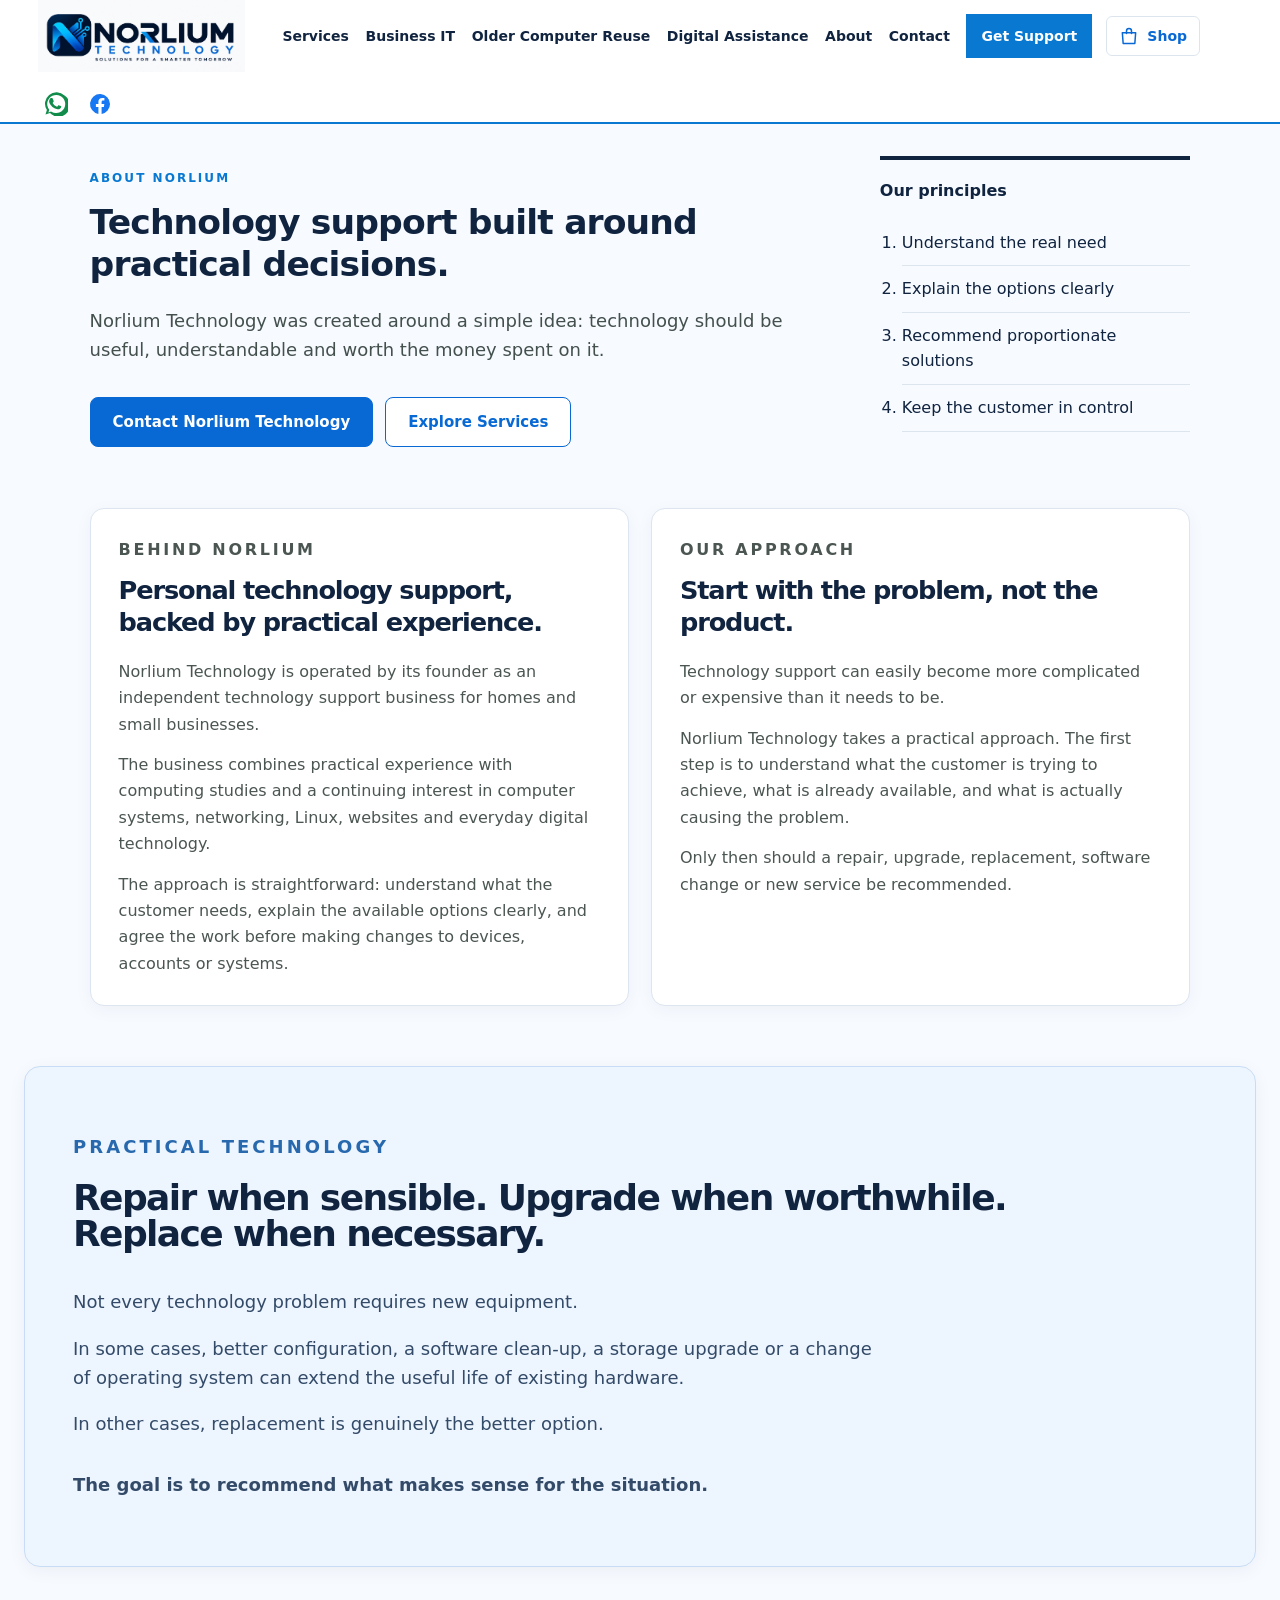
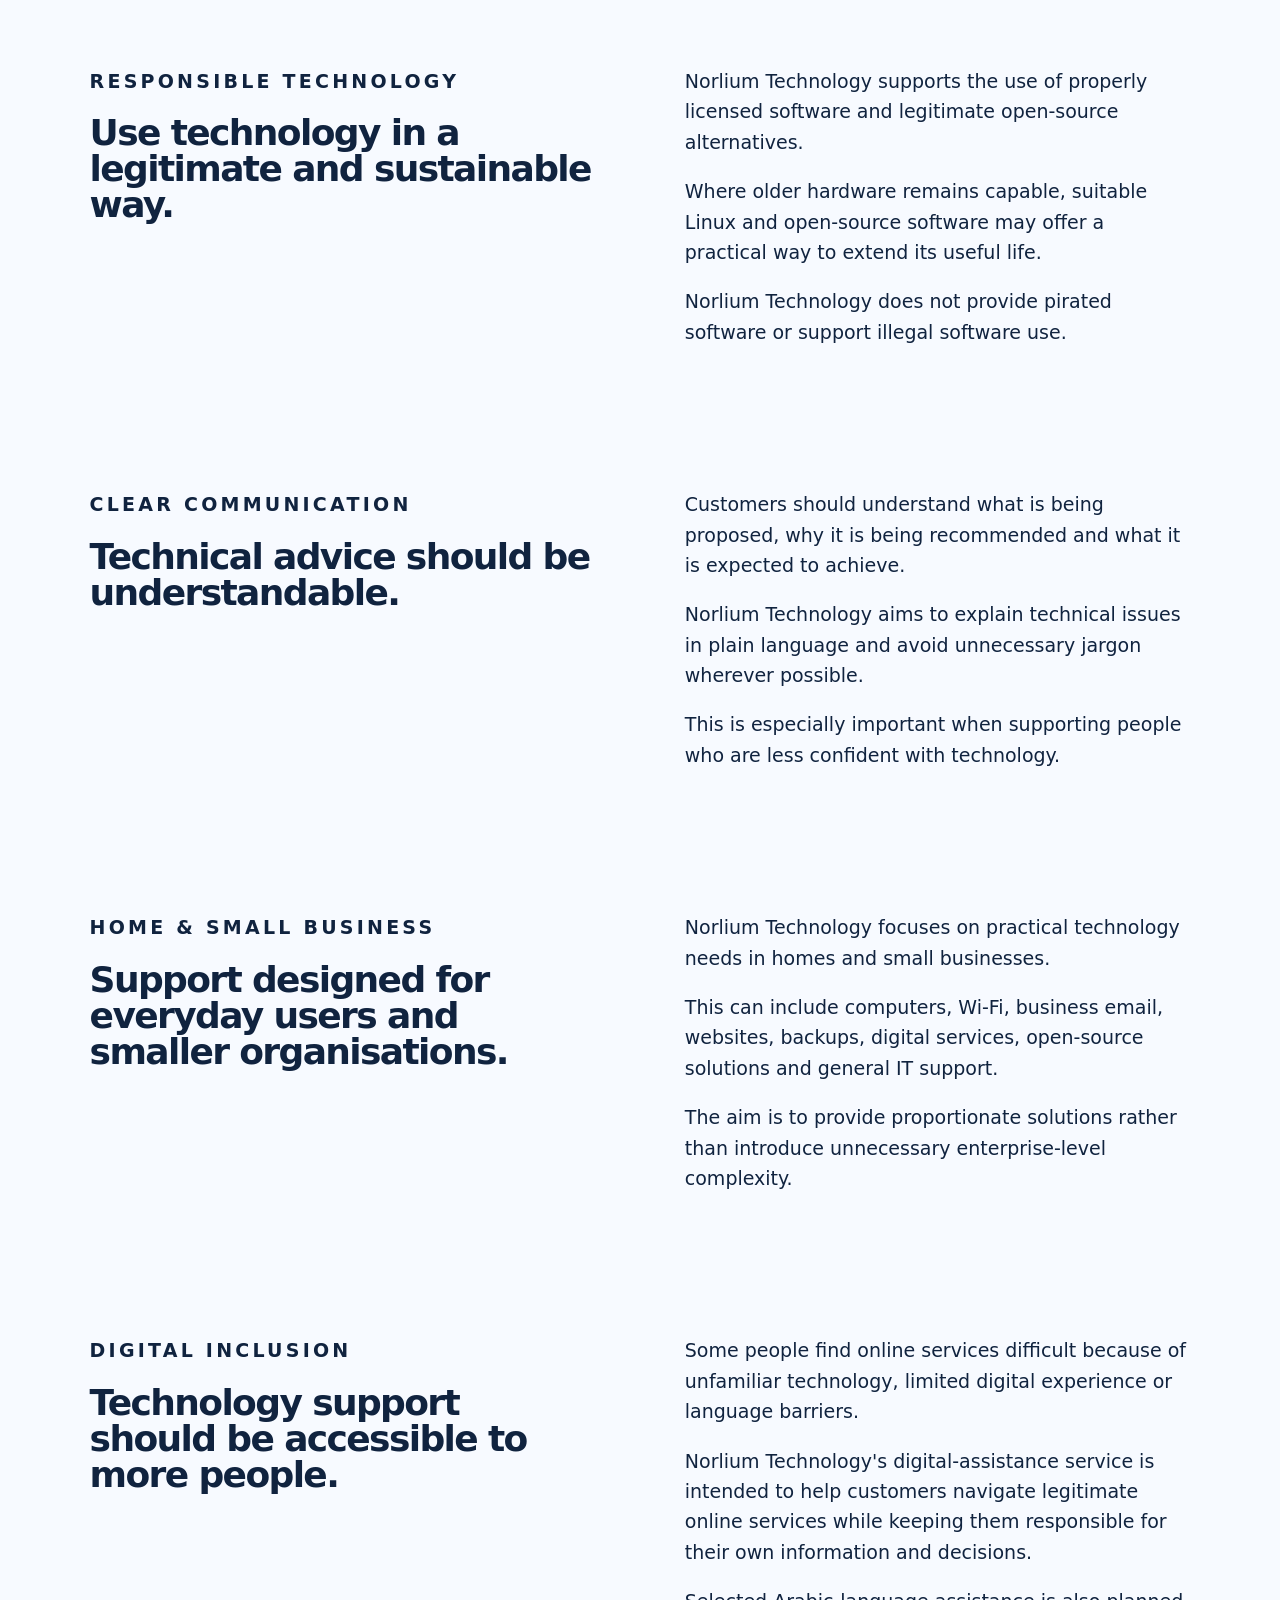
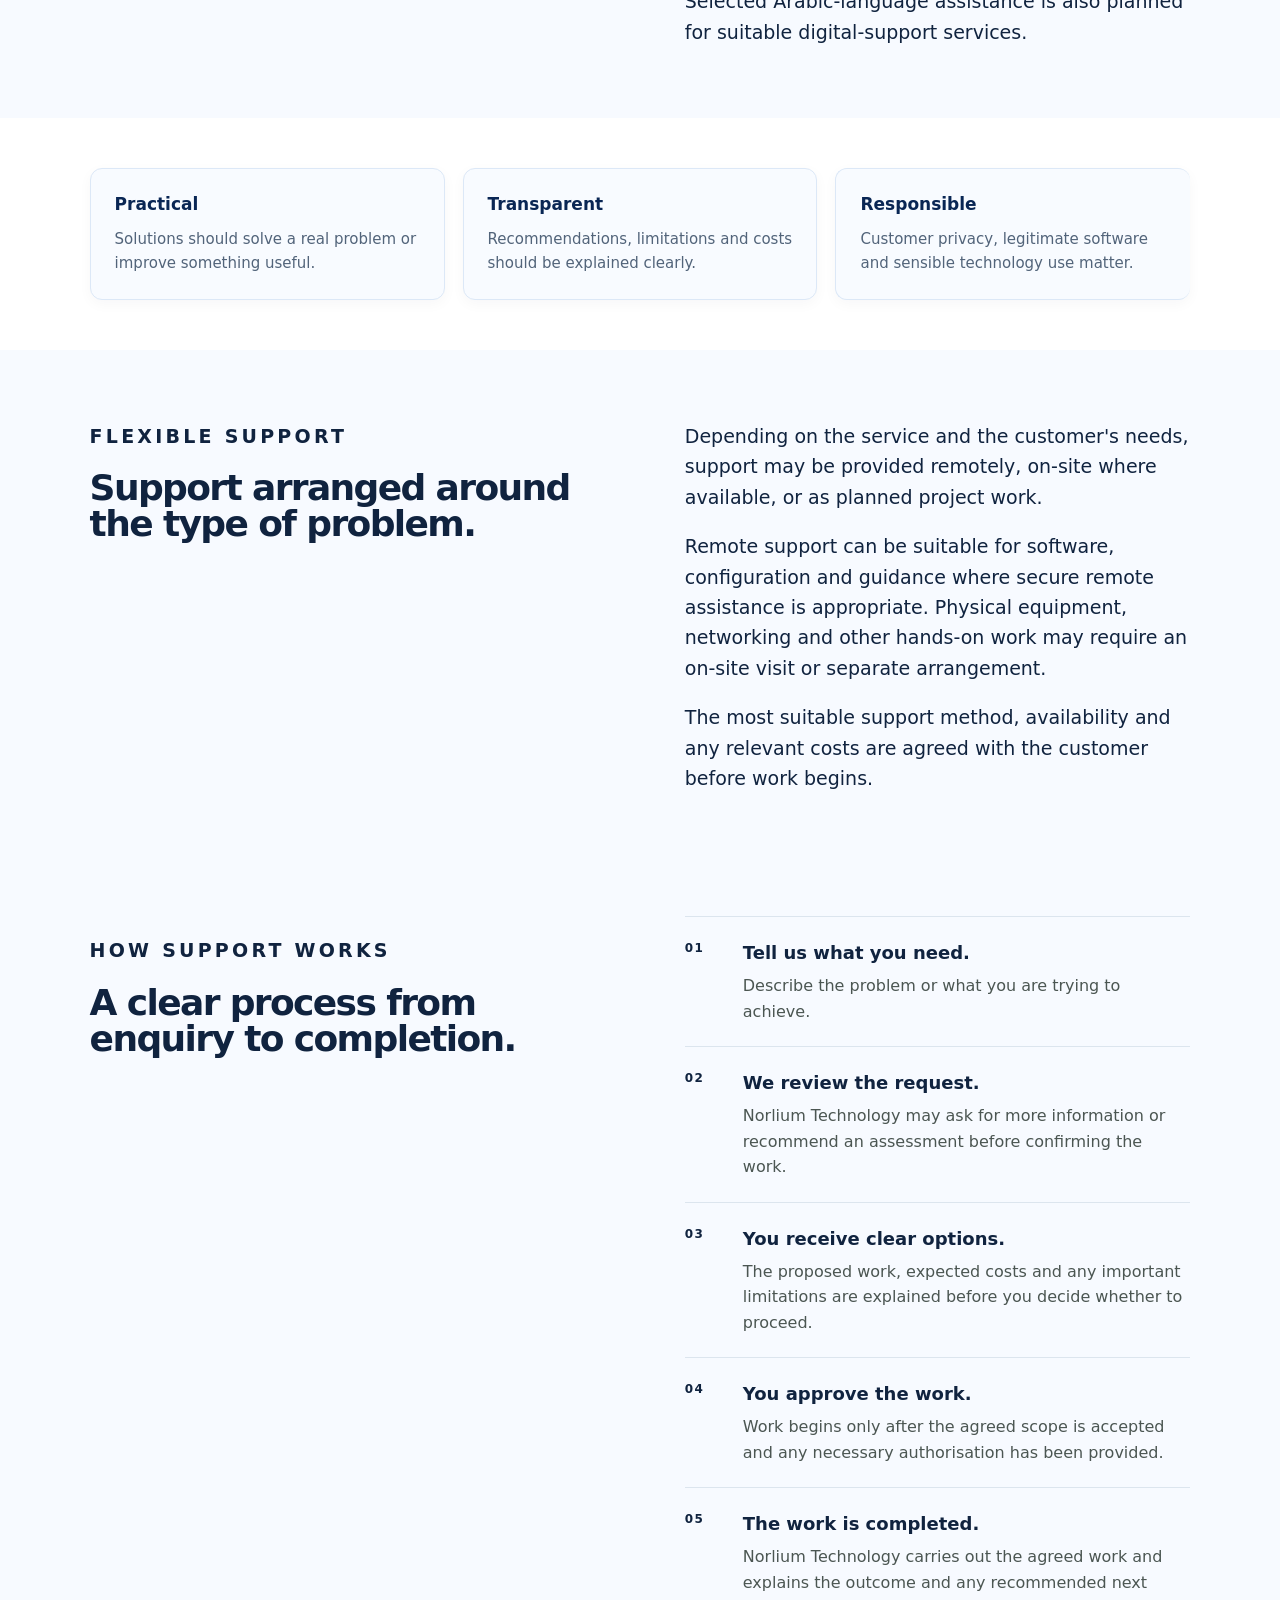
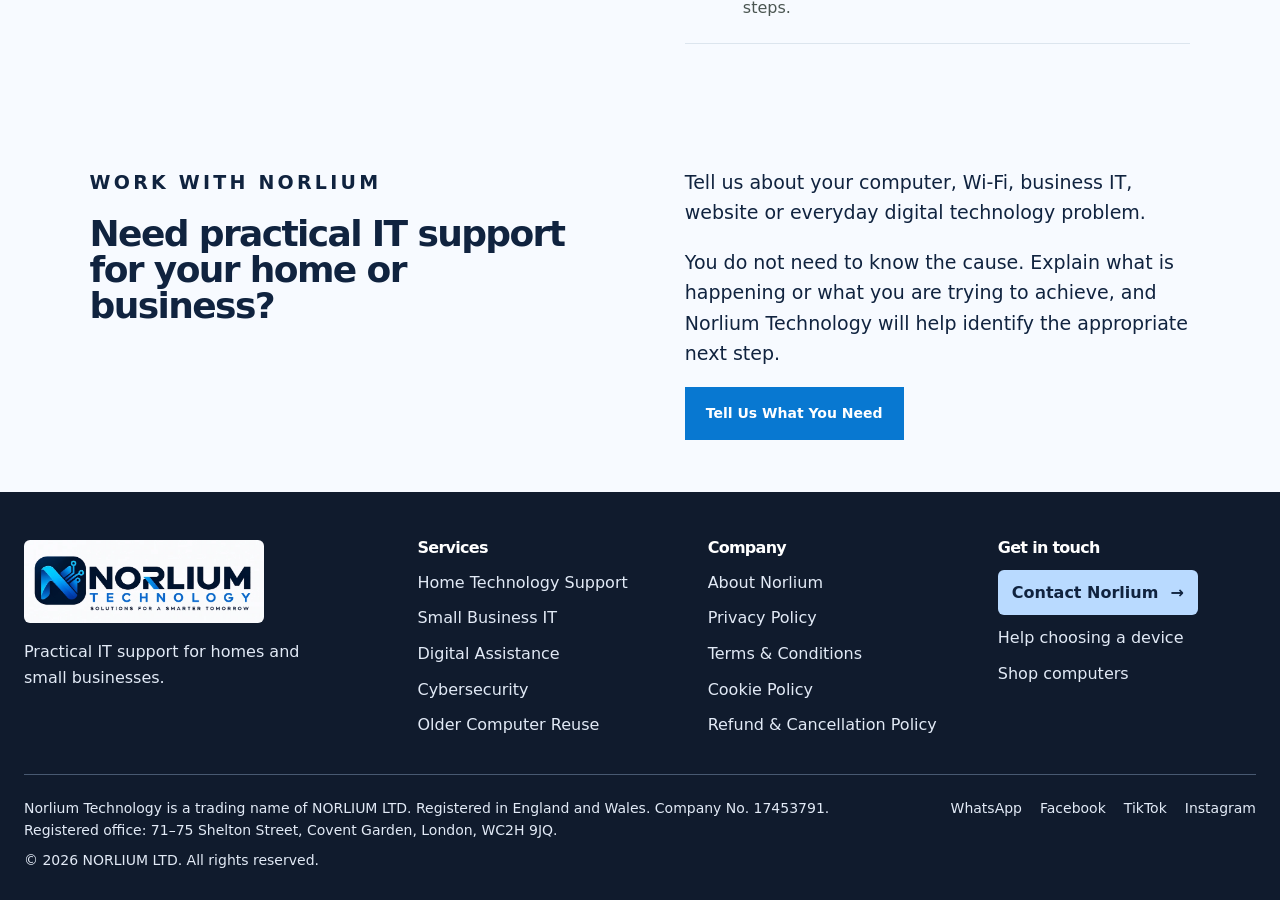
<file: about/index.html>
<!doctype html>
<html lang="en">
<head>
  <meta charset="utf-8">
  <meta name="viewport" content="width=device-width, initial-scale=1">

  <title>About Norlium Technology | Practical Technology Support</title>

  <meta
    name="description"
    content="Learn about Norlium Technology, a practical technology support business focused on clear advice, sensible solutions, responsible technology and support for homes and small businesses."
  >

  <meta name="robots" content="index, follow">

  <link rel="canonical" href="https://www.norlium.co.uk/about/">

  <meta property="og:type" content="website">
  <meta property="og:title" content="About Norlium Technology | Practical Technology Support">
  <meta
    property="og:description"
    content="Norlium Technology provides practical technology support built around clear explanations, sensible solutions and responsible use of technology."
  >
  <meta property="og:url" content="https://www.norlium.co.uk/about/">
  <meta property="og:site_name" content="Norlium">

  <meta name="twitter:card" content="summary_large_image">

  <link rel="stylesheet" href="../styles.css">
</head>

<body>
  <a class="skip-link" href="#main-content">Skip to main content</a>

  <header class="site-header">

    <a class="brand" href="/" aria-label="Norlium Technology home">
      <img
        src="/assets/images/Logo.png"
        alt="Norlium Technology"
        class="brand-logo"
        width="240"
        height="80"
      >
    </a>

    <button
      class="menu"
      type="button"
      aria-label="Open navigation menu"
      aria-expanded="false"
      aria-controls="main-navigation"
    >
      ☰
    </button>

    <nav id="main-navigation" aria-label="Primary navigation">
      <a href="/services/">Services</a>
      <a href="/business-it/">Business IT</a>
      <a href="/#linux">Older Computer Reuse</a>
      <a href="/digital-assistance/">Digital Assistance</a>
      <a href="/about/">About</a>
      <a href="/#contact">Contact</a>
      <a class="nav-cta" href="/#enquiry-form">Get Support</a>
          <!-- Mobile-only social media links -->
      <div class="mobile-social-links">
        <a
          href="https://api.whatsapp.com/send/?phone=447349499361&amp;text=Hello+Norlium%2C+I%E2%80%99d+like+some+help+with+one+of+your+technology+services.&amp;type=phone_number&amp;app_absent=0"
          target="_blank"
          rel="noopener noreferrer"
        >
          WhatsApp Business &rarr;
        </a>

        <a
          href="https://www.facebook.com/norliumtechnology/"
          target="_blank"
          rel="noopener noreferrer"
        >
          Facebook &rarr;
        </a>
      </div>
    </nav>

    <a class="header-shop"
       href="https://shop.norlium.co.uk/"
       aria-label="Visit Norlium Online Shop">
      <svg viewBox="0 0 24 24" fill="none"
           stroke="currentColor" stroke-width="1.8"
           stroke-linecap="round" stroke-linejoin="round"
           aria-hidden="true">
        <path d="M4 8h16l-1 13H5L4 8z"/>
        <path d="M9 9V6a3 3 0 0 1 6 0v3"/>
      </svg>
      <span>Shop</span>
    </a>

      <div class="header-social" aria-label="Norlium social media">
        <a
          class="social-link whatsapp-link"
          href="https://api.whatsapp.com/send/?phone=447349499361&amp;text=Hello+Norlium%2C+I%E2%80%99d+like+some+help+with+one+of+your+technology+services.&amp;type=phone_number&amp;app_absent=0"
          target="_blank"
          rel="noopener noreferrer"
          aria-label="Contact Norlium Technology on WhatsApp"
          title="WhatsApp Business"
        >
          <svg viewBox="0 0 24 24" aria-hidden="true" focusable="false">
            <path d="M20.5 3.5A11.5 11.5 0 0 0 2.9 18.1L1.5 22.5l4.5-1.4A11.5 11.5 0 1 0 20.5 3.5ZM12 21a9 9 0 0 1-4.6-1.3l-.3-.2-2.7.9.9-2.6-.2-.3A9 9 0 1 1 12 21Zm5-6.7c-.3-.2-1.8-.9-2.1-1s-.5-.2-.7.2-.8 1-1 1.1-.4.1-.7 0a7.5 7.5 0 0 1-3.7-3.3c-.3-.5.3-.5.9-1.7.1-.2 0-.4 0-.6l-1-2.3c-.3-.7-.6-.6-.8-.6h-.7c-.3 0-.6.1-.9.4s-1.2 1.2-1.2 2.8 1.2 3.2 1.4 3.4a10.4 10.4 0 0 0 4 3.6c2.4 1 3.3 1.1 4.5.9.7-.1 1.8-.8 2-1.6.3-.8.3-1.5.2-1.6s-.3-.2-.6-.4Z"/>
          </svg>
        </a>

        <a
          class="social-link facebook-link"
          href="https://www.facebook.com/norliumtechnology/"
          target="_blank"
          rel="noopener noreferrer"
          aria-label="Visit Norlium Technology on Facebook"
          title="Facebook"
        >
          <svg viewBox="0 0 24 24" aria-hidden="true" focusable="false">
            <path d="M22 12a10 10 0 1 0-11.6 9.9v-7H7.9V12h2.5V9.8c0-2.5 1.5-3.9 3.8-3.9 1.1 0 2.2.2 2.2.2v2.4h-1.2c-1.2 0-1.6.7-1.6 1.6V12h2.7l-.4 2.9h-2.3v7A10 10 0 0 0 22 12Z"/>
          </svg>
        </a>
      </div>

  </header>

  <main id="main-content">

    <section class="hero">
      <div>
        <p class="eyebrow">ABOUT NORLIUM</p>

        <h1>Technology support built around practical decisions.</h1>

        <p class="lead">
          Norlium Technology was created around a simple idea: technology should be useful,
          understandable and worth the money spent on it.
        </p>

        <div class="actions">
          <a class="primary" href="/#contact">Contact Norlium Technology</a>
          <a class="secondary" href="/services/">Explore Services</a>
        </div>
      </div>

      <aside aria-labelledby="about-principles">
        <strong id="about-principles">Our principles</strong>

        <ol>
          <li>Understand the real need</li>
          <li>Explain the options clearly</li>
          <li>Recommend proportionate solutions</li>
          <li>Keep the customer in control</li>
        </ol>
      </aside>
    </section>

    <section class="about-card-section" aria-label="About Norlium and our approach">
      <div class="about-card-grid">
        <article class="about-info-card">
          <p class="eyebrow">BEHIND NORLIUM</p>

          <h2>Personal technology support, backed by practical experience.</h2>

          <p>
            Norlium Technology is operated by its founder as an independent
            technology support business for homes and small businesses.
          </p>

          <p>
            The business combines practical experience with computing studies
            and a continuing interest in computer systems, networking, Linux,
            websites and everyday digital technology.
          </p>

          <p>
            The approach is straightforward: understand what the customer needs,
            explain the available options clearly, and agree the work before
            making changes to devices, accounts or systems.
          </p>
        </article>

        <article class="about-info-card">
          <p class="eyebrow">OUR APPROACH</p>

          <h2>Start with the problem, not the product.</h2>

          <p>
            Technology support can easily become more complicated or expensive
            than it needs to be.
          </p>

          <p>
            Norlium Technology takes a practical approach. The first step is to understand
            what the customer is trying to achieve, what is already available,
            and what is actually causing the problem.
          </p>

          <p>
            Only then should a repair, upgrade, replacement, software change or
            new service be recommended.
          </p>
        </article>
      </div>
    </section>

    <section class="feature">
      <div>
        <p class="eyebrow">PRACTICAL TECHNOLOGY</p>

        <h2>Repair when sensible. Upgrade when worthwhile. Replace when necessary.</h2>

        <p>
          Not every technology problem requires new equipment.
        </p>

        <p>
          In some cases, better configuration, a software clean-up, a storage
          upgrade or a change of operating system can extend the useful life of
          existing hardware.
        </p>

        <p>
          In other cases, replacement is genuinely the better option.
        </p>

        <p class="rule">
          The goal is to recommend what makes sense for the situation.
        </p>
      </div>
    </section>

    <section class="split">
      <div>
        <p class="eyebrow">RESPONSIBLE TECHNOLOGY</p>

        <h2>Use technology in a legitimate and sustainable way.</h2>
      </div>

      <div>
        <p>
          Norlium Technology supports the use of properly licensed software and legitimate
          open-source alternatives.
        </p>

        <p>
          Where older hardware remains capable, suitable Linux and open-source
          software may offer a practical way to extend its useful life.
        </p>

        <p>
          Norlium Technology does not provide pirated software or support illegal software
          use.
        </p>
      </div>
    </section>

    <section class="split">
      <div>
        <p class="eyebrow">CLEAR COMMUNICATION</p>

        <h2>Technical advice should be understandable.</h2>
      </div>

      <div>
        <p>
          Customers should understand what is being proposed, why it is being
          recommended and what it is expected to achieve.
        </p>

        <p>
          Norlium Technology aims to explain technical issues in plain language and avoid
          unnecessary jargon wherever possible.
        </p>

        <p>
          This is especially important when supporting people who are less
          confident with technology.
        </p>
      </div>
    </section>

    <section class="split">
      <div>
        <p class="eyebrow">HOME & SMALL BUSINESS</p>

        <h2>Support designed for everyday users and smaller organisations.</h2>
      </div>

      <div>
        <p>
          Norlium Technology focuses on practical technology needs in homes and small
          businesses.
        </p>

        <p>
          This can include computers, Wi-Fi, business email, websites, backups,
          digital services, open-source solutions and general IT support.
        </p>

        <p>
          The aim is to provide proportionate solutions rather than introduce
          unnecessary enterprise-level complexity.
        </p>
      </div>
    </section>

    <section class="split">
      <div>
        <p class="eyebrow">DIGITAL INCLUSION</p>

        <h2>Technology support should be accessible to more people.</h2>
      </div>

      <div>
        <p>
          Some people find online services difficult because of unfamiliar
          technology, limited digital experience or language barriers.
        </p>

        <p>
          Norlium Technology's digital-assistance service is intended to help customers
          navigate legitimate online services while keeping them responsible
          for their own information and decisions.
        </p>

        <p>
          Selected Arabic-language assistance is also planned for suitable
          digital-support services.
        </p>
      </div>
    </section>

    <section class="trust" aria-label="Norlium values">
      <div>
        <b>Practical</b>
        <p>Solutions should solve a real problem or improve something useful.</p>
      </div>

      <div>
        <b>Transparent</b>
        <p>Recommendations, limitations and costs should be explained clearly.</p>
      </div>

      <div>
        <b>Responsible</b>
        <p>Customer privacy, legitimate software and sensible technology use matter.</p>
      </div>
    </section>

    <section class="split">
      <div>
        <p class="eyebrow">FLEXIBLE SUPPORT</p>

        <h2>Support arranged around the type of problem.</h2>
      </div>

      <div>
        <p>
          Depending on the service and the customer's needs, support may be
          provided remotely, on-site where available, or as planned project
          work.
        </p>

        <p>
          Remote support can be suitable for software, configuration and
          guidance where secure remote assistance is appropriate. Physical
          equipment, networking and other hands-on work may require an
          on-site visit or separate arrangement.
        </p>

        <p>
          The most suitable support method, availability and any relevant
          costs are agreed with the customer before work begins.
        </p>
      </div>
    </section>

    <section class="split">
      <div>
        <p class="eyebrow">HOW SUPPORT WORKS</p>

        <h2>A clear process from enquiry to completion.</h2>
      </div>

      <div>
        <ol class="support-process">
          <li>
            <strong>Tell us what you need.</strong>
            Describe the problem or what you are trying to achieve.
          </li>

          <li>
            <strong>We review the request.</strong>
            Norlium Technology may ask for more information or recommend an assessment
            before confirming the work.
          </li>

          <li>
            <strong>You receive clear options.</strong>
            The proposed work, expected costs and any important limitations
            are explained before you decide whether to proceed.
          </li>

          <li>
            <strong>You approve the work.</strong>
            Work begins only after the agreed scope is accepted and any
            necessary authorisation has been provided.
          </li>

          <li>
            <strong>The work is completed.</strong>
            Norlium Technology carries out the agreed work and explains the outcome and
            any recommended next steps.
          </li>
        </ol>
      </div>
    </section>

    <section class="split">
      <div>
        <p class="eyebrow">WORK WITH NORLIUM</p>

        <h2>Need practical IT support for your home or business?</h2>
      </div>

      <div>
        <p>
          Tell us about your computer, Wi-Fi, business IT, website or everyday
          digital technology problem.
        </p>

        <p>
          You do not need to know the cause. Explain what is happening or what
          you are trying to achieve, and Norlium Technology will help identify the
          appropriate next step.
        </p>

        <a class="primary" href="/#enquiry-form">Tell Us What You Need</a>
      </div>
    </section>

  </main>

  <footer class="site-footer">
    <div class="footer-inner">
      <div class="footer-main">
        <div class="footer-brand">
          <a href="/">
            <img src="/assets/images/Logo-optimised.webp"
                 alt="Norlium Technology home" width="240" height="80" loading="lazy">
          </a>
          <p>Practical IT support for homes and small businesses.</p>
        </div>

        <nav class="footer-nav" aria-labelledby="footer-services-heading">
          <h2 id="footer-services-heading">Services</h2>
          <a href="/services/">Home Technology Support</a>
          <a href="/business-it/">Small Business IT</a>
          <a href="/digital-assistance/">Digital Assistance</a>
          <a href="/cybersecurity/">Cybersecurity</a>
          <a href="/#linux">Older Computer Reuse</a>
        </nav>

        <nav class="footer-nav" aria-labelledby="footer-legal-heading">
          <h2 id="footer-legal-heading">Company</h2>
          <a href="/about/">About Norlium</a>
          <a href="/privacy/">Privacy Policy</a>
          <a href="/terms/">Terms &amp; Conditions</a>
          <a href="/cookies/">Cookie Policy</a>
          <a href="/refunds/">Refund &amp; Cancellation Policy</a>
        </nav>

        <nav class="footer-nav footer-actions" aria-labelledby="footer-contact-heading">
          <h2 id="footer-contact-heading">Get in touch</h2>
          <a class="footer-cta" href="/#contact">Contact Norlium <span aria-hidden="true">&rarr;</span></a>
          <a href="/device-request/">Help choosing a device</a>
          <a href="https://shop.norlium.co.uk/">Shop computers</a>
        </nav>
      </div>

      <div class="footer-bottom">
        <div class="company-details">
          <p>Norlium Technology is a trading name of NORLIUM LTD.
            Registered in England and Wales. Company No. 17453791.<br>
            Registered office: 71–75 Shelton Street, Covent Garden, London, WC2H 9JQ.</p>
          <p>&copy; 2026 NORLIUM LTD. All rights reserved.</p>
        </div>

        <nav class="footer-social" aria-label="Norlium social and messaging links">
          <a href="https://wa.me/447349499361">WhatsApp</a>
          <a href="https://www.facebook.com/norliumtechnology/">Facebook</a>
          <a href="https://www.tiktok.com/@norliumtech">TikTok</a>
          <a href="https://www.instagram.com/norliumtechnology/">Instagram</a>
        </nav>
      </div>
    </div>
  </footer>

  <script src="/assets/js/site.js" defer></script>
</body>
</html>
</file>
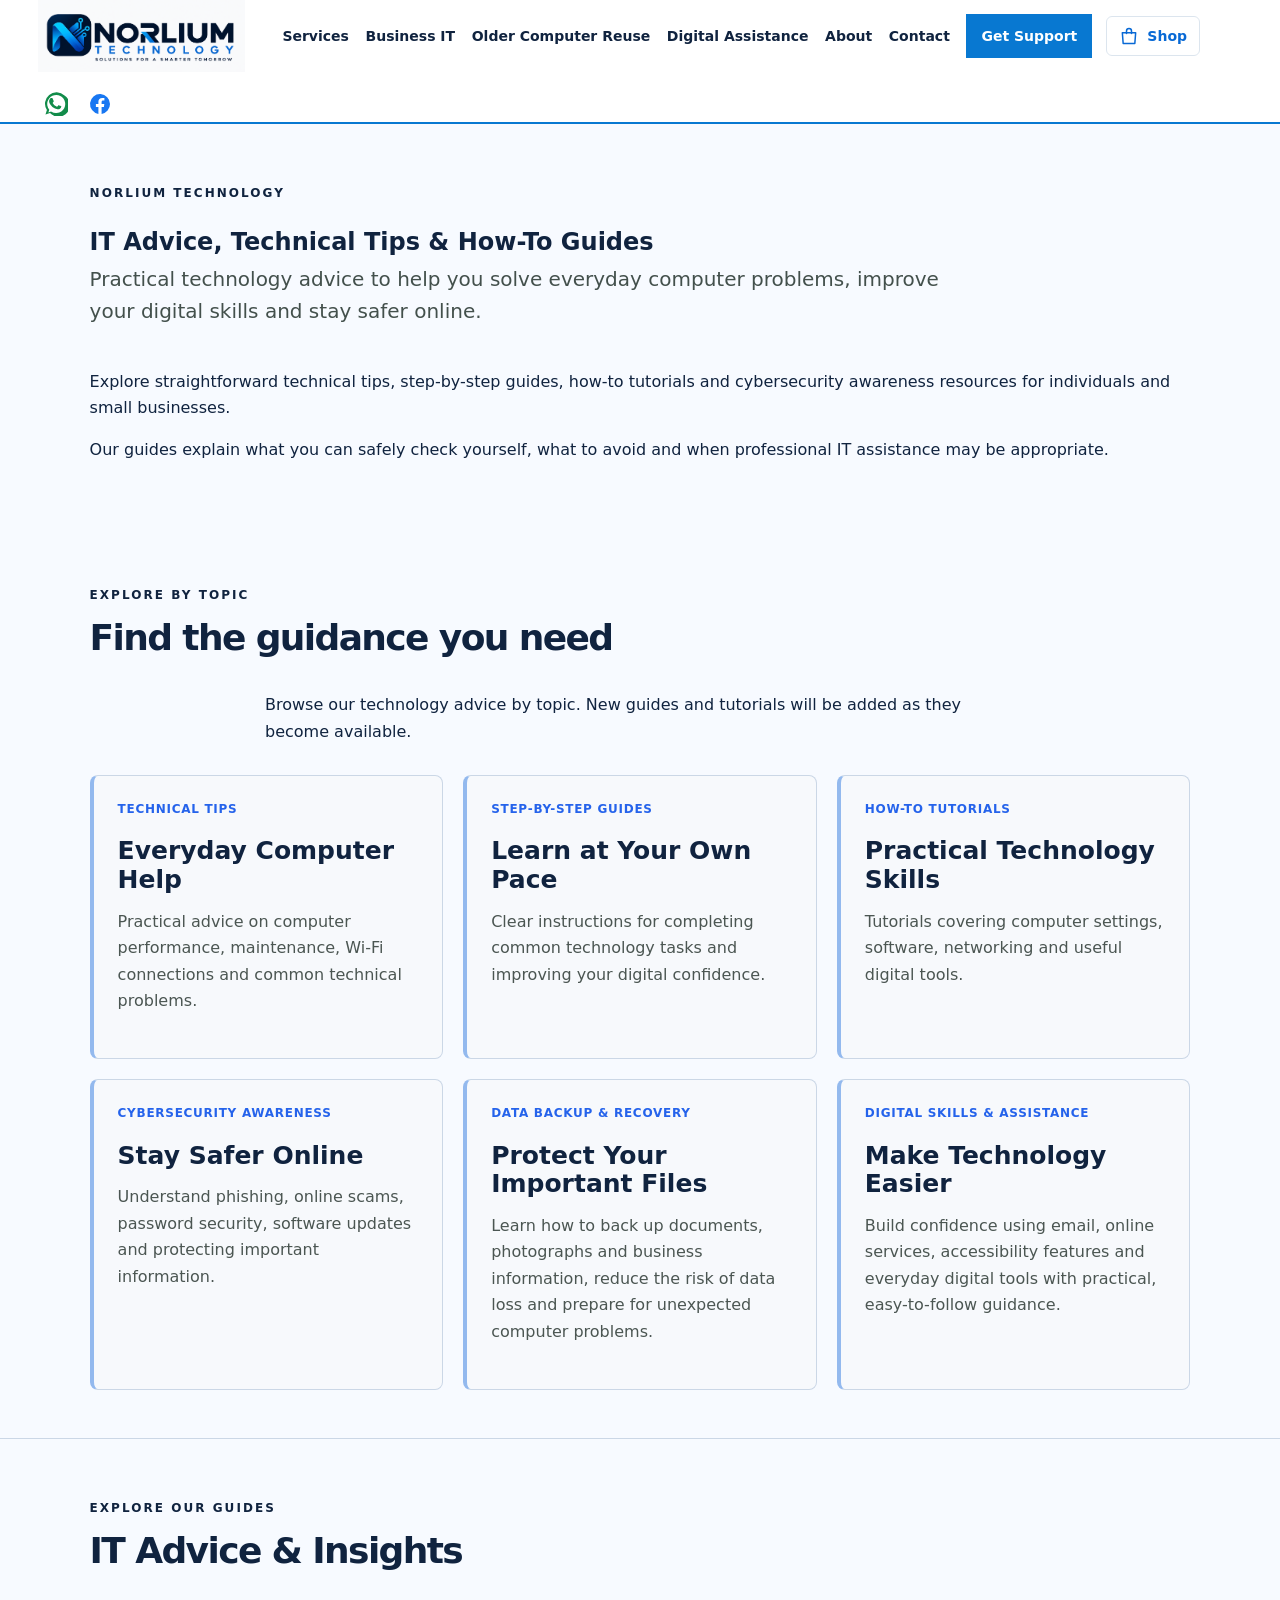
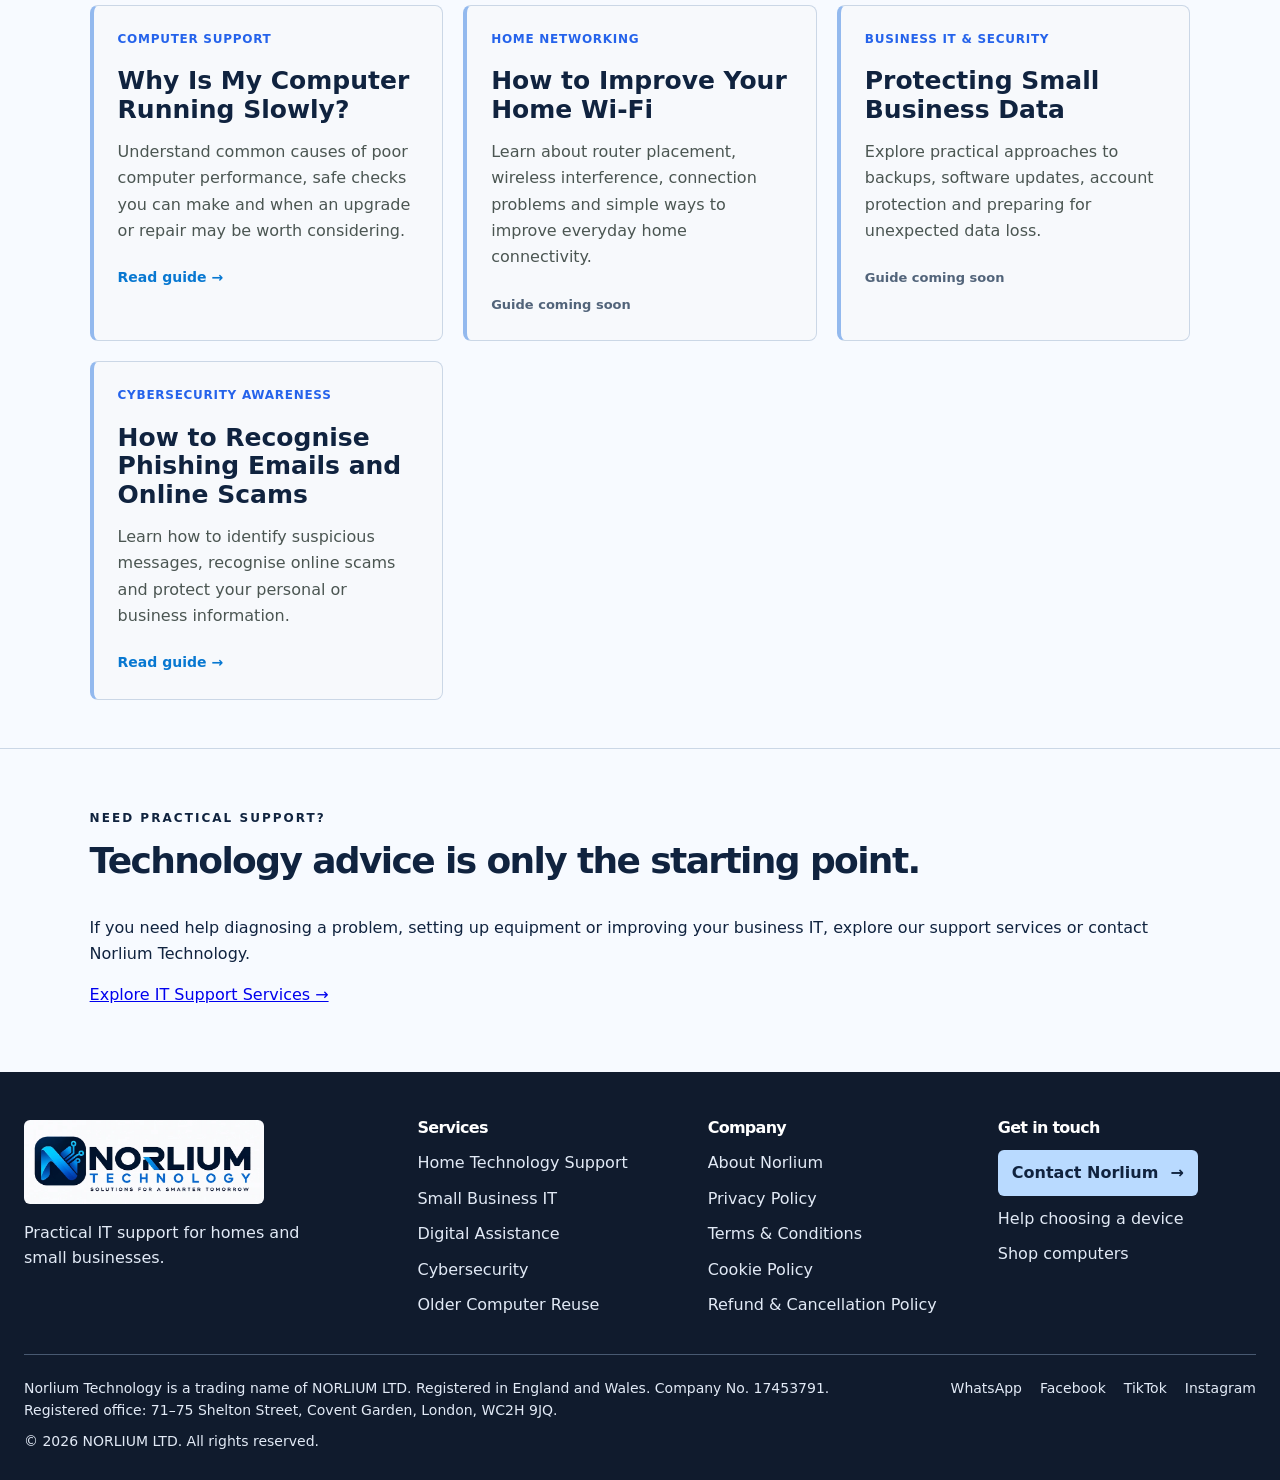
<file: advice/index.html>
<!doctype html>
<html lang="en">
<head>
  <meta charset="utf-8">
  <meta name="viewport" content="width=device-width, initial-scale=1">
  <title>IT Advice, Technical Tips &amp; How-To Guides | Norlium</title>

  <meta
    name="description"
    content="Explore practical IT advice, computer troubleshooting tips, step-by-step technology guides, Wi-Fi help and cybersecurity awareness from Norlium Technology."
  >
  <meta name="robots" content="index, follow">

  <link rel="canonical" href="https://www.norlium.co.uk/advice/">

  <meta property="og:type" content="website">

  <meta
    property="og:title"
    content="IT Advice, Technical Tips &amp; How-To Guides | Norlium"
  >

  <meta
    property="og:description"
    content="Helpful technology guides covering computer troubleshooting, Wi-Fi connectivity, backups and small-business security."
  >

  <meta property="og:url" content="https://www.norlium.co.uk/advice/">
  <meta property="og:site_name" content="Norlium">

  <meta name="twitter:card" content="summary_large_image">

  <link rel="stylesheet" href="../styles.css">
</head>

<body>
  <a class="skip-link" href="#main-content">Skip to main content</a>

  <header class="site-header">

    <a class="brand" href="/" aria-label="Norlium Technology home">
      <img
        src="/assets/images/Logo.png"
        alt="Norlium Technology"
        class="brand-logo"
        width="240"
        height="80"
      >
    </a>

    <button
      class="menu"
      type="button"
      aria-label="Open navigation menu"
      aria-expanded="false"
      aria-controls="main-navigation"
    >
      ☰
    </button>

    <nav id="main-navigation" aria-label="Primary navigation">
      <a href="/services/">Services</a>
      <a href="/business-it/">Business IT</a>
      <a href="/#linux">Older Computer Reuse</a>
      <a href="/digital-assistance/">Digital Assistance</a>
      <a href="/about/">About</a>
      <a href="/#contact">Contact</a>
      <a class="nav-cta" href="/#enquiry-form">Get Support</a>
          <!-- Mobile-only social media links -->
      <div class="mobile-social-links">
        <a
          href="https://api.whatsapp.com/send/?phone=447349499361&amp;text=Hello+Norlium%2C+I%E2%80%99d+like+some+help+with+one+of+your+technology+services.&amp;type=phone_number&amp;app_absent=0"
          target="_blank"
          rel="noopener noreferrer"
        >
          WhatsApp Business &rarr;
        </a>

        <a
          href="https://www.facebook.com/norliumtechnology/"
          target="_blank"
          rel="noopener noreferrer"
        >
          Facebook &rarr;
        </a>
      </div>
    </nav>

    <a class="header-shop"
       href="https://shop.norlium.co.uk/"
       aria-label="Visit Norlium Online Shop">
      <svg viewBox="0 0 24 24" fill="none"
           stroke="currentColor" stroke-width="1.8"
           stroke-linecap="round" stroke-linejoin="round"
           aria-hidden="true">
        <path d="M4 8h16l-1 13H5L4 8z"/>
        <path d="M9 9V6a3 3 0 0 1 6 0v3"/>
      </svg>
      <span>Shop</span>
    </a>

      <div class="header-social" aria-label="Norlium social media">
        <a
          class="social-link whatsapp-link"
          href="https://api.whatsapp.com/send/?phone=447349499361&amp;text=Hello+Norlium%2C+I%E2%80%99d+like+some+help+with+one+of+your+technology+services.&amp;type=phone_number&amp;app_absent=0"
          target="_blank"
          rel="noopener noreferrer"
          aria-label="Contact Norlium Technology on WhatsApp"
          title="WhatsApp Business"
        >
          <svg viewBox="0 0 24 24" aria-hidden="true" focusable="false">
            <path d="M20.5 3.5A11.5 11.5 0 0 0 2.9 18.1L1.5 22.5l4.5-1.4A11.5 11.5 0 1 0 20.5 3.5ZM12 21a9 9 0 0 1-4.6-1.3l-.3-.2-2.7.9.9-2.6-.2-.3A9 9 0 1 1 12 21Zm5-6.7c-.3-.2-1.8-.9-2.1-1s-.5-.2-.7.2-.8 1-1 1.1-.4.1-.7 0a7.5 7.5 0 0 1-3.7-3.3c-.3-.5.3-.5.9-1.7.1-.2 0-.4 0-.6l-1-2.3c-.3-.7-.6-.6-.8-.6h-.7c-.3 0-.6.1-.9.4s-1.2 1.2-1.2 2.8 1.2 3.2 1.4 3.4a10.4 10.4 0 0 0 4 3.6c2.4 1 3.3 1.1 4.5.9.7-.1 1.8-.8 2-1.6.3-.8.3-1.5.2-1.6s-.3-.2-.6-.4Z"/>
          </svg>
        </a>

        <a
          class="social-link facebook-link"
          href="https://www.facebook.com/norliumtechnology/"
          target="_blank"
          rel="noopener noreferrer"
          aria-label="Visit Norlium Technology on Facebook"
          title="Facebook"
        >
          <svg viewBox="0 0 24 24" aria-hidden="true" focusable="false">
            <path d="M22 12a10 10 0 1 0-11.6 9.9v-7H7.9V12h2.5V9.8c0-2.5 1.5-3.9 3.8-3.9 1.1 0 2.2.2 2.2.2v2.4h-1.2c-1.2 0-1.6.7-1.6 1.6V12h2.7l-.4 2.9h-2.3v7A10 10 0 0 0 22 12Z"/>
          </svg>
        </a>
      </div>

  </header>

  <main id="main-content">

    <section id="advice-intro">
    <p class="eyebrow">NORLIUM TECHNOLOGY</p>

    <h1>IT Advice, Technical Tips &amp; How-To Guides</h1>

    <p class="section-intro">
        Practical technology advice to help you solve everyday
        computer problems, improve your digital skills and
        stay safer online.
    </p>

    <p>
        Explore straightforward technical tips, step-by-step
        guides, how-to tutorials and cybersecurity awareness
        resources for individuals and small businesses.
      </p>

      <p>
        Our guides explain what you can safely check yourself,
        what to avoid and when professional IT assistance
        may be appropriate.
      </p>
    </section>

    <section id="advice-categories" aria-labelledby="advice-categories-title">
      <p class="eyebrow">EXPLORE BY TOPIC</p>

      <h2 id="advice-categories-title">Find the guidance you need</h2>

      <p>
        Browse our technology advice by topic. New guides and
        tutorials will be added as they become available.
      </p>

      <div class="advice-grid">

        <article class="advice-card">
          <span class="advice-category">TECHNICAL TIPS</span>
          <h3>Everyday Computer Help</h3>
          <p>
            Practical advice on computer performance, maintenance,
            Wi-Fi connections and common technical problems.
          </p>
        </article>

        <article class="advice-card">
          <span class="advice-category">STEP-BY-STEP GUIDES</span>
          <h3>Learn at Your Own Pace</h3>
          <p>
            Clear instructions for completing common technology
            tasks and improving your digital confidence.
          </p>
        </article>

        <article class="advice-card">
          <span class="advice-category">HOW-TO TUTORIALS</span>
          <h3>Practical Technology Skills</h3>
          <p>
            Tutorials covering computer settings, software,
            networking and useful digital tools.
          </p>
         </article>

         <article class="advice-card">
         <span class="advice-category">CYBERSECURITY AWARENESS</span>
         <h3>Stay Safer Online</h3>
         <p>
           Understand phishing, online scams, password security,
           software updates and protecting important information.
         </p>
      </article>

       <article class="advice-card">
       <span class="advice-category">DATA BACKUP &amp; RECOVERY</span>
       <h3>Protect Your Important Files</h3>
       <p>
         Learn how to back up documents, photographs and business
         information, reduce the risk of data loss and prepare
         for unexpected computer problems.
       </p>
  </article>

  <article class="advice-card">
    <span class="advice-category">DIGITAL SKILLS &amp; ASSISTANCE</span>
    <h3>Make Technology Easier</h3>
    <p>
      Build confidence using email, online services,
      accessibility features and everyday digital tools
      with practical, easy-to-follow guidance.
    </p>
  </article>

      </div>
    </section>
    <section id="advice-guides" aria-labelledby="advice-guides-title">
      <p class="eyebrow">EXPLORE OUR GUIDES</p>

      <h2 id="advice-guides-title">IT Advice &amp; Insights</h2>

      <div class="advice-grid">

        <article class="advice-card">
          <span class="advice-category">COMPUTER SUPPORT</span>
          <h3>Why Is My Computer Running Slowly?</h3>
          <p>
            Understand common causes of poor computer performance,
            safe checks you can make and when an upgrade or repair
            may be worth considering.
          </p>
          <a class="advice-read-link"
             href="/advice/slow-computer/">
            Read guide &rarr;
          </a>
        </article>

        <article class="advice-card">
          <span class="advice-category">HOME NETWORKING</span>
          <h3>How to Improve Your Home Wi-Fi</h3>
          <p>
            Learn about router placement, wireless interference,
            connection problems and simple ways to improve
            everyday home connectivity.
          </p>
          <span class="advice-status">Guide coming soon</span>
        </article>

        <article class="advice-card">
          <span class="advice-category">BUSINESS IT &amp; SECURITY</span>
          <h3>Protecting Small Business Data</h3>
          <p>
            Explore practical approaches to backups, software
            updates, account protection and preparing for
            unexpected data loss.
          </p>
          <span class="advice-status">Guide coming soon</span>
        </article>


        <article class="advice-card">
          <span class="advice-category">CYBERSECURITY AWARENESS</span>
          <h3>How to Recognise Phishing Emails and Online Scams</h3>
          <p>
            Learn how to identify suspicious messages, recognise
            online scams and protect your personal or business
            information.
          </p>
          <a class="advice-read-link"
             href="/advice/phishing-scams/">
            Read guide &rarr;
          </a>
        </article>

      </div>
    </section>

    <section id="advice-support">
      <p class="eyebrow">NEED PRACTICAL SUPPORT?</p>

      <h2>Technology advice is only the starting point.</h2>

      <p>
        If you need help diagnosing a problem, setting up equipment
        or improving your business IT, explore our support services
        or contact Norlium Technology.
      </p>

      <p>
        <a href="/services/">Explore IT Support Services &rarr;</a>
      </p>
    </section>

  </main>

  <footer class="site-footer">
    <div class="footer-inner">
      <div class="footer-main">
        <div class="footer-brand">
          <a href="/">
            <img src="/assets/images/Logo-optimised.webp"
                 alt="Norlium Technology home" width="240" height="80" loading="lazy">
          </a>
          <p>Practical IT support for homes and small businesses.</p>
        </div>

        <nav class="footer-nav" aria-labelledby="footer-services-heading">
          <h2 id="footer-services-heading">Services</h2>
          <a href="/services/">Home Technology Support</a>
          <a href="/business-it/">Small Business IT</a>
          <a href="/digital-assistance/">Digital Assistance</a>
          <a href="/cybersecurity/">Cybersecurity</a>
          <a href="/#linux">Older Computer Reuse</a>
        </nav>

        <nav class="footer-nav" aria-labelledby="footer-legal-heading">
          <h2 id="footer-legal-heading">Company</h2>
          <a href="/about/">About Norlium</a>
          <a href="/privacy/">Privacy Policy</a>
          <a href="/terms/">Terms &amp; Conditions</a>
          <a href="/cookies/">Cookie Policy</a>
          <a href="/refunds/">Refund &amp; Cancellation Policy</a>
        </nav>

        <nav class="footer-nav footer-actions" aria-labelledby="footer-contact-heading">
          <h2 id="footer-contact-heading">Get in touch</h2>
          <a class="footer-cta" href="/#contact">Contact Norlium <span aria-hidden="true">&rarr;</span></a>
          <a href="/device-request/">Help choosing a device</a>
          <a href="https://shop.norlium.co.uk/">Shop computers</a>
        </nav>
      </div>

      <div class="footer-bottom">
        <div class="company-details">
          <p>Norlium Technology is a trading name of NORLIUM LTD.
            Registered in England and Wales. Company No. 17453791.<br>
            Registered office: 71–75 Shelton Street, Covent Garden, London, WC2H 9JQ.</p>
          <p>&copy; 2026 NORLIUM LTD. All rights reserved.</p>
        </div>

        <nav class="footer-social" aria-label="Norlium social and messaging links">
          <a href="https://wa.me/447349499361">WhatsApp</a>
          <a href="https://www.facebook.com/norliumtechnology/">Facebook</a>
          <a href="https://www.tiktok.com/@norliumtech">TikTok</a>
          <a href="https://www.instagram.com/norliumtechnology/">Instagram</a>
        </nav>
      </div>
    </div>
  </footer>

  <script src="/assets/js/site.js" defer></script>
</body>
</html>
</file>
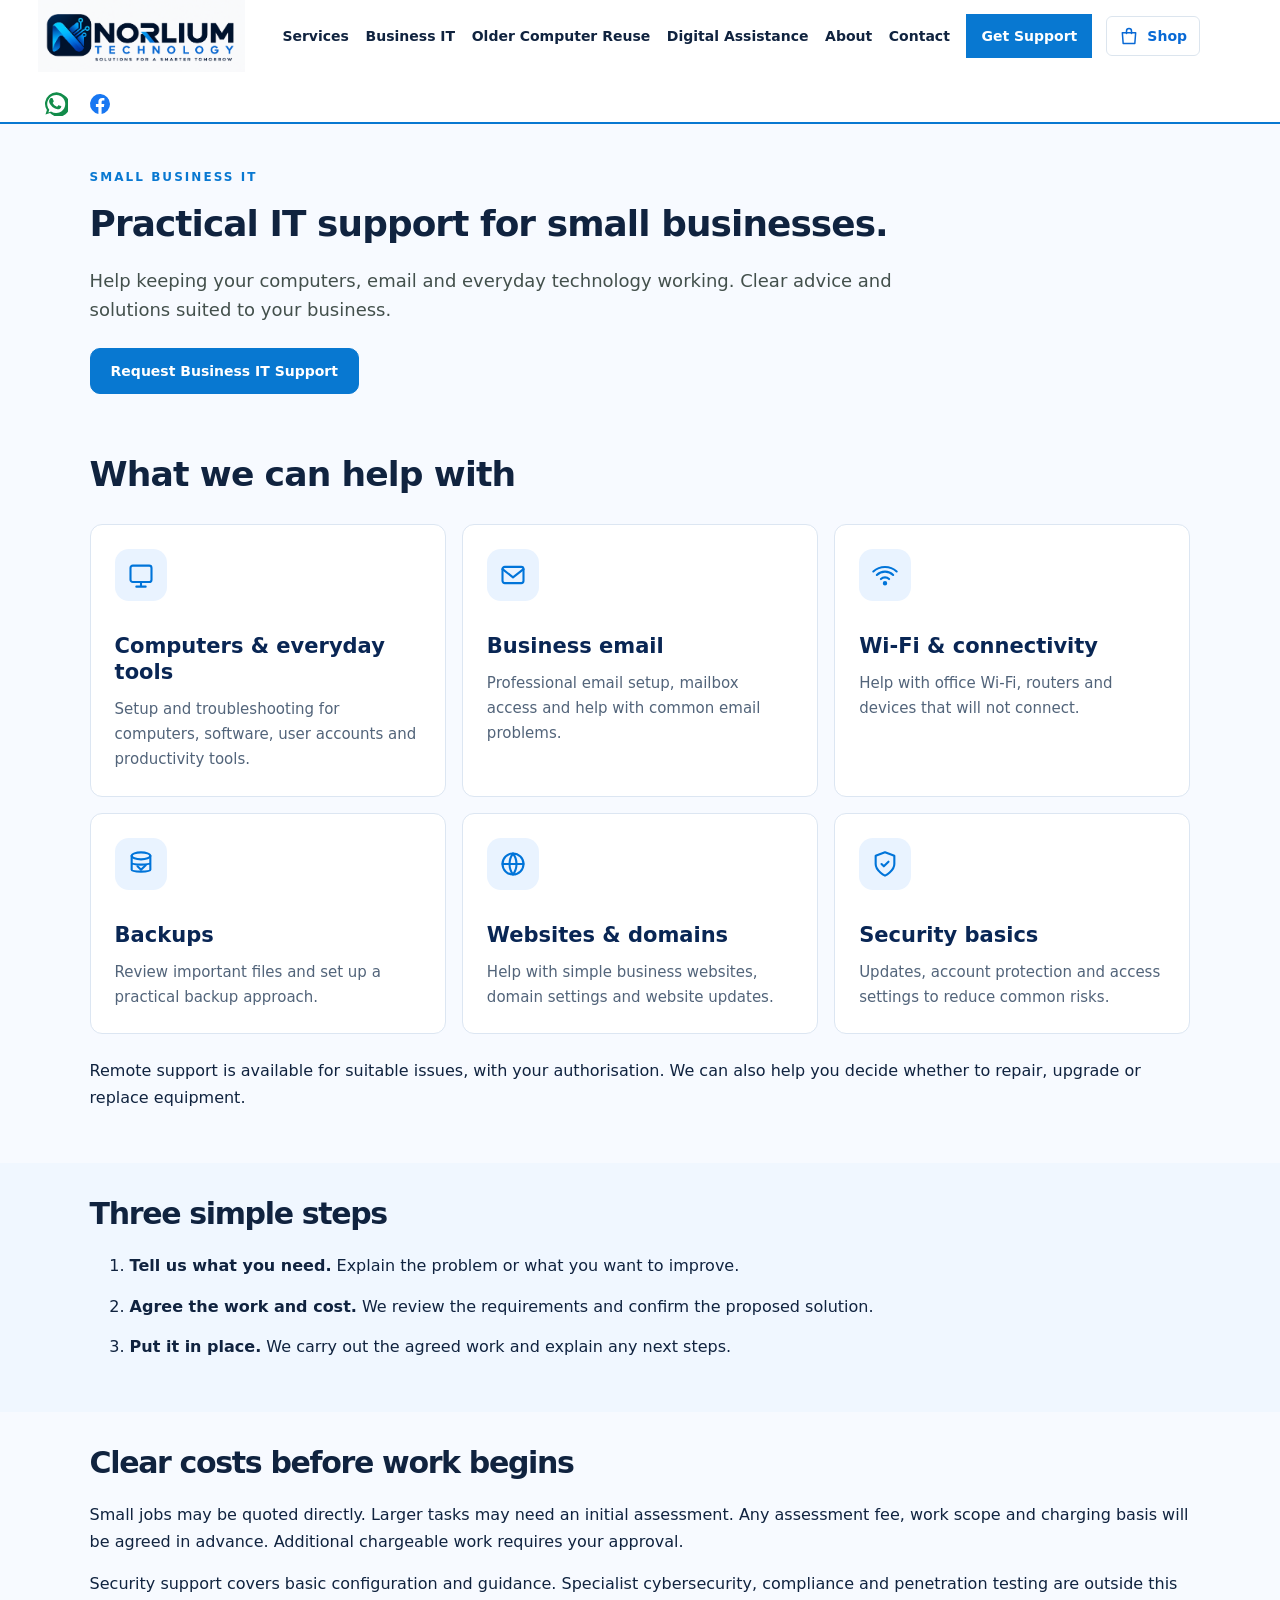
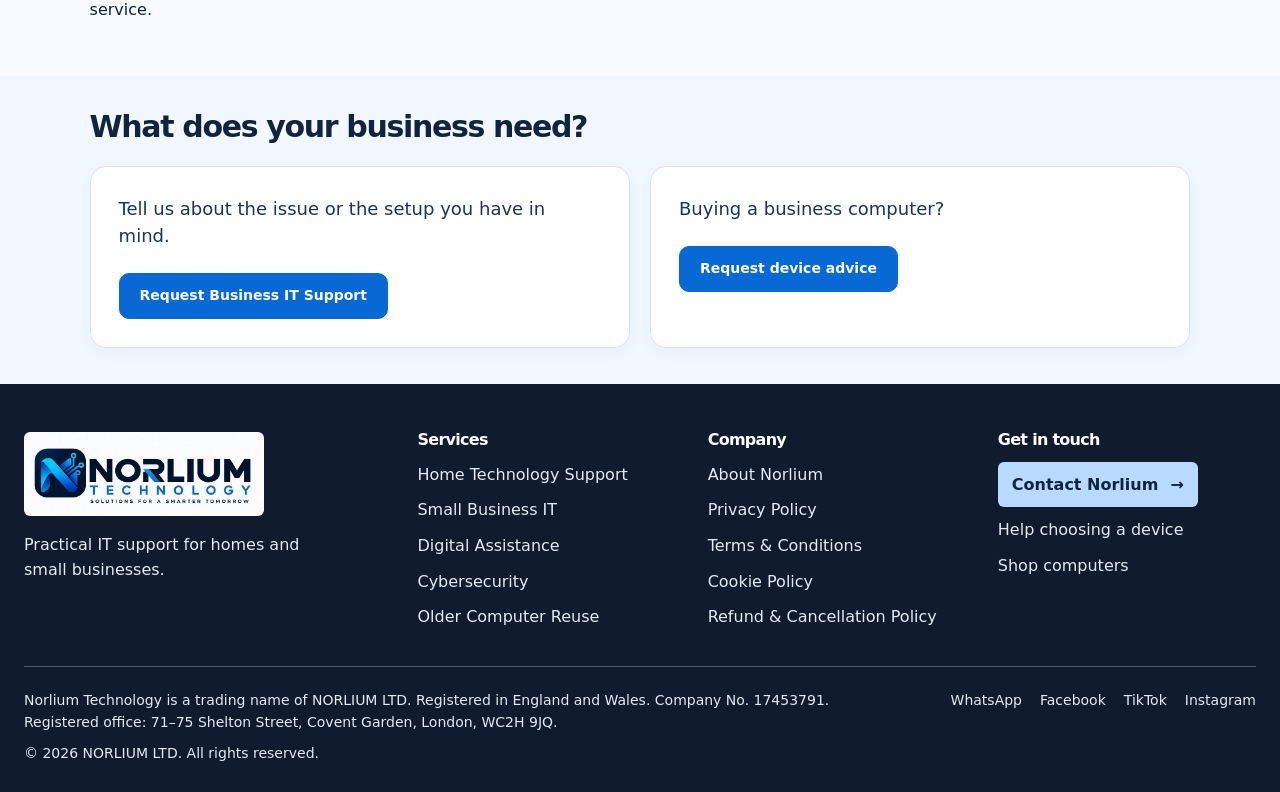
<file: business-it/index.html>
<!doctype html>
<html lang="en">
<head>
  <meta charset="utf-8">
  <meta name="viewport" content="width=device-width, initial-scale=1">

  <title>Small Business IT Support | Norlium Technology</title>

  <meta
    name="description"
    content="Small business IT support. Help with computers, business email, Wi-Fi, backups, websites and everyday technology."
  >

  <meta name="robots" content="index, follow">

  <link rel="canonical" href="https://www.norlium.co.uk/business-it/">

  <meta property="og:type" content="website">
  <meta property="og:title" content="Small Business IT Support | Norlium Technology">
  <meta
    property="og:description"
    content="Straightforward IT support for small businesses, covering devices, email, websites, backups, connectivity and practical technology advice."
  >
  <meta property="og:url" content="https://www.norlium.co.uk/business-it/">
  <meta property="og:site_name" content="Norlium">

  <meta name="twitter:card" content="summary_large_image">

  <link rel="stylesheet" href="../styles.css">
</head>

<body>
  <a class="skip-link" href="#main-content">Skip to main content</a>

  <header class="site-header">

    <a class="brand" href="/" aria-label="Norlium Technology home">
      <img
        src="/assets/images/Logo.png"
        alt="Norlium Technology"
        class="brand-logo"
        width="240"
        height="80"
      >
    </a>

    <button
      class="menu"
      type="button"
      aria-label="Open navigation menu"
      aria-expanded="false"
      aria-controls="main-navigation"
    >
      ☰
    </button>

    <nav id="main-navigation" aria-label="Primary navigation">
      <a href="/services/">Services</a>
      <a href="/business-it/">Business IT</a>
      <a href="/#linux">Older Computer Reuse</a>
      <a href="/digital-assistance/">Digital Assistance</a>
      <a href="/about/">About</a>
      <a href="/#contact">Contact</a>
      <a class="nav-cta" href="/#enquiry-form">Get Support</a>
          <!-- Mobile-only social media links -->
      <div class="mobile-social-links">
        <a
          href="https://api.whatsapp.com/send/?phone=447349499361&amp;text=Hello+Norlium%2C+I%E2%80%99d+like+some+help+with+one+of+your+technology+services.&amp;type=phone_number&amp;app_absent=0"
          target="_blank"
          rel="noopener noreferrer"
        >
          WhatsApp Business &rarr;
        </a>

        <a
          href="https://www.facebook.com/norliumtechnology/"
          target="_blank"
          rel="noopener noreferrer"
        >
          Facebook &rarr;
        </a>
      </div>
    </nav>

    <a class="header-shop"
       href="https://shop.norlium.co.uk/"
       aria-label="Visit Norlium Online Shop">
      <svg viewBox="0 0 24 24" fill="none"
           stroke="currentColor" stroke-width="1.8"
           stroke-linecap="round" stroke-linejoin="round"
           aria-hidden="true">
        <path d="M4 8h16l-1 13H5L4 8z"/>
        <path d="M9 9V6a3 3 0 0 1 6 0v3"/>
      </svg>
      <span>Shop</span>
    </a>

      <div class="header-social" aria-label="Norlium social media">
        <a
          class="social-link whatsapp-link"
          href="https://api.whatsapp.com/send/?phone=447349499361&amp;text=Hello+Norlium%2C+I%E2%80%99d+like+some+help+with+one+of+your+technology+services.&amp;type=phone_number&amp;app_absent=0"
          target="_blank"
          rel="noopener noreferrer"
          aria-label="Contact Norlium Technology on WhatsApp"
          title="WhatsApp Business"
        >
          <svg viewBox="0 0 24 24" aria-hidden="true" focusable="false">
            <path d="M20.5 3.5A11.5 11.5 0 0 0 2.9 18.1L1.5 22.5l4.5-1.4A11.5 11.5 0 1 0 20.5 3.5ZM12 21a9 9 0 0 1-4.6-1.3l-.3-.2-2.7.9.9-2.6-.2-.3A9 9 0 1 1 12 21Zm5-6.7c-.3-.2-1.8-.9-2.1-1s-.5-.2-.7.2-.8 1-1 1.1-.4.1-.7 0a7.5 7.5 0 0 1-3.7-3.3c-.3-.5.3-.5.9-1.7.1-.2 0-.4 0-.6l-1-2.3c-.3-.7-.6-.6-.8-.6h-.7c-.3 0-.6.1-.9.4s-1.2 1.2-1.2 2.8 1.2 3.2 1.4 3.4a10.4 10.4 0 0 0 4 3.6c2.4 1 3.3 1.1 4.5.9.7-.1 1.8-.8 2-1.6.3-.8.3-1.5.2-1.6s-.3-.2-.6-.4Z"/>
          </svg>
        </a>

        <a
          class="social-link facebook-link"
          href="https://www.facebook.com/norliumtechnology/"
          target="_blank"
          rel="noopener noreferrer"
          aria-label="Visit Norlium Technology on Facebook"
          title="Facebook"
        >
          <svg viewBox="0 0 24 24" aria-hidden="true" focusable="false">
            <path d="M22 12a10 10 0 1 0-11.6 9.9v-7H7.9V12h2.5V9.8c0-2.5 1.5-3.9 3.8-3.9 1.1 0 2.2.2 2.2.2v2.4h-1.2c-1.2 0-1.6.7-1.6 1.6V12h2.7l-.4 2.9h-2.3v7A10 10 0 0 0 22 12Z"/>
          </svg>
        </a>
      </div>

  </header>


<main id="main-content" class="business-simple">
  <section class="hero business-page-hero">
    <div>
      <p class="eyebrow">SMALL BUSINESS IT</p>
      <h1>Practical IT support for small businesses.</h1>
      <p class="lead">
        Help keeping your computers, email and everyday technology working.
        Clear advice and solutions suited to your business.
      </p>
      <a class="primary" href="/?service=business#enquiry-form">
        Request Business IT Support
      </a>
    </div>
  </section>

  <section id="business-services">
    <h2>What we can help with</h2>
    <div class="grid">
<article><span class="business-service-icon" aria-hidden="true"><svg viewBox="0 0 24 24" fill="none" stroke="currentColor" stroke-width="1.8" stroke-linecap="round" stroke-linejoin="round"><rect x="3" y="4" width="18" height="14" rx="2"/><path d="M8 22h8M12 18v4"/></svg></span><h3>Computers & everyday tools</h3><p>Setup and troubleshooting for computers, software, user accounts and productivity tools.</p></article>
<article><span class="business-service-icon" aria-hidden="true"><svg viewBox="0 0 24 24" fill="none" stroke="currentColor" stroke-width="1.8" stroke-linecap="round" stroke-linejoin="round"><rect x="3" y="5" width="18" height="14" rx="2"/><path d="m3 7 9 7 9-7"/></svg></span><h3>Business email</h3><p>Professional email setup, mailbox access and help with common email problems.</p></article>
<article><span class="business-service-icon" aria-hidden="true"><svg viewBox="0 0 24 24" fill="none" stroke="currentColor" stroke-width="1.8" stroke-linecap="round" stroke-linejoin="round"><path d="M2 9a15 15 0 0 1 20 0"/><path d="M5 12a10 10 0 0 1 14 0"/><path d="M8.5 15.5a5 5 0 0 1 7 0"/><circle cx="12" cy="19" r="1"/></svg></span><h3>Wi-Fi & connectivity</h3><p>Help with office Wi-Fi, routers and devices that will not connect.</p></article>
<article><span class="business-service-icon" aria-hidden="true"><svg viewBox="0 0 24 24" fill="none" stroke="currentColor" stroke-width="1.8" stroke-linecap="round" stroke-linejoin="round"><ellipse cx="12" cy="5" rx="8" ry="3"/><path d="M4 5v6c0 2 16 2 16 0V5M4 11v6c0 2 16 2 16 0v-6"/><path d="m9 14 3 3 4-4"/></svg></span><h3>Backups</h3><p>Review important files and set up a practical backup approach.</p></article>
<article><span class="business-service-icon" aria-hidden="true"><svg viewBox="0 0 24 24" fill="none" stroke="currentColor" stroke-width="1.8" stroke-linecap="round" stroke-linejoin="round"><circle cx="12" cy="12" r="9"/><path d="M3 12h18M12 3a15 15 0 0 1 0 18M12 3a15 15 0 0 0 0 18"/></svg></span><h3>Websites & domains</h3><p>Help with simple business websites, domain settings and website updates.</p></article>
<article><span class="business-service-icon" aria-hidden="true"><svg viewBox="0 0 24 24" fill="none" stroke="currentColor" stroke-width="1.8" stroke-linecap="round" stroke-linejoin="round"><path d="M12 22s8-4 8-10V5l-8-3-8 3v7c0 6 8 10 8 10Z"/><path d="m9 12 2 2 4-4"/></svg></span><h3>Security basics</h3><p>Updates, account protection and access settings to reduce common risks.</p></article>
    </div>
    <p class="business-support-note">
      Remote support is available for suitable issues, with your authorisation.
      We can also help you decide whether to repair, upgrade or replace equipment.
    </p>
  </section>

  <section class="business-process">
    <h2>Three simple steps</h2>
    <ol>
      <li><strong>Tell us what you need.</strong>
        Explain the problem or what you want to improve.</li>
      <li><strong>Agree the work and cost.</strong>
        We review the requirements and confirm the proposed solution.</li>
      <li><strong>Put it in place.</strong>
        We carry out the agreed work and explain any next steps.</li>
    </ol>
  </section>

  <section class="business-scope">
    <h2>Clear costs before work begins</h2>
    <p>
      Small jobs may be quoted directly. Larger tasks may need an initial
      assessment. Any assessment fee, work scope and charging basis will
      be agreed in advance. Additional chargeable work requires your approval.
    </p>
    <p>
      Security support covers basic configuration and guidance.
      Specialist cybersecurity, compliance and penetration testing
      are outside this service.
    </p>
  </section>

  <section class="business-next">
    <h2>What does your business need?</h2>
    <div class="business-next-grid">
      <article>
        <p>Tell us about the issue or the setup you have in mind.</p>
        <a class="primary" href="/?service=business#enquiry-form">
          Request Business IT Support
        </a>
      </article>
      <article>
        <p>Buying a business computer?</p>
        <a class="primary" href="/device-request/">
          Request device advice
        </a>
      </article>
    </div>
  </section>
</main>


  <footer class="site-footer">
    <div class="footer-inner">
      <div class="footer-main">
        <div class="footer-brand">
          <a href="/">
            <img src="/assets/images/Logo-optimised.webp"
                 alt="Norlium Technology home" width="240" height="80" loading="lazy">
          </a>
          <p>Practical IT support for homes and small businesses.</p>
        </div>

        <nav class="footer-nav" aria-labelledby="footer-services-heading">
          <h2 id="footer-services-heading">Services</h2>
          <a href="/services/">Home Technology Support</a>
          <a href="/business-it/">Small Business IT</a>
          <a href="/digital-assistance/">Digital Assistance</a>
          <a href="/cybersecurity/">Cybersecurity</a>
          <a href="/#linux">Older Computer Reuse</a>
        </nav>

        <nav class="footer-nav" aria-labelledby="footer-legal-heading">
          <h2 id="footer-legal-heading">Company</h2>
          <a href="/about/">About Norlium</a>
          <a href="/privacy/">Privacy Policy</a>
          <a href="/terms/">Terms &amp; Conditions</a>
          <a href="/cookies/">Cookie Policy</a>
          <a href="/refunds/">Refund &amp; Cancellation Policy</a>
        </nav>

        <nav class="footer-nav footer-actions" aria-labelledby="footer-contact-heading">
          <h2 id="footer-contact-heading">Get in touch</h2>
          <a class="footer-cta" href="/#contact">Contact Norlium <span aria-hidden="true">&rarr;</span></a>
          <a href="/device-request/">Help choosing a device</a>
          <a href="https://shop.norlium.co.uk/">Shop computers</a>
        </nav>
      </div>

      <div class="footer-bottom">
        <div class="company-details">
          <p>Norlium Technology is a trading name of NORLIUM LTD.
            Registered in England and Wales. Company No. 17453791.<br>
            Registered office: 71–75 Shelton Street, Covent Garden, London, WC2H 9JQ.</p>
          <p>&copy; 2026 NORLIUM LTD. All rights reserved.</p>
        </div>

        <nav class="footer-social" aria-label="Norlium social and messaging links">
          <a href="https://wa.me/447349499361">WhatsApp</a>
          <a href="https://www.facebook.com/norliumtechnology/">Facebook</a>
          <a href="https://www.tiktok.com/@norliumtech">TikTok</a>
          <a href="https://www.instagram.com/norliumtechnology/">Instagram</a>
        </nav>
      </div>
    </div>
  </footer>

  <script src="/assets/js/site.js" defer></script>
</body>
</html>
</file>
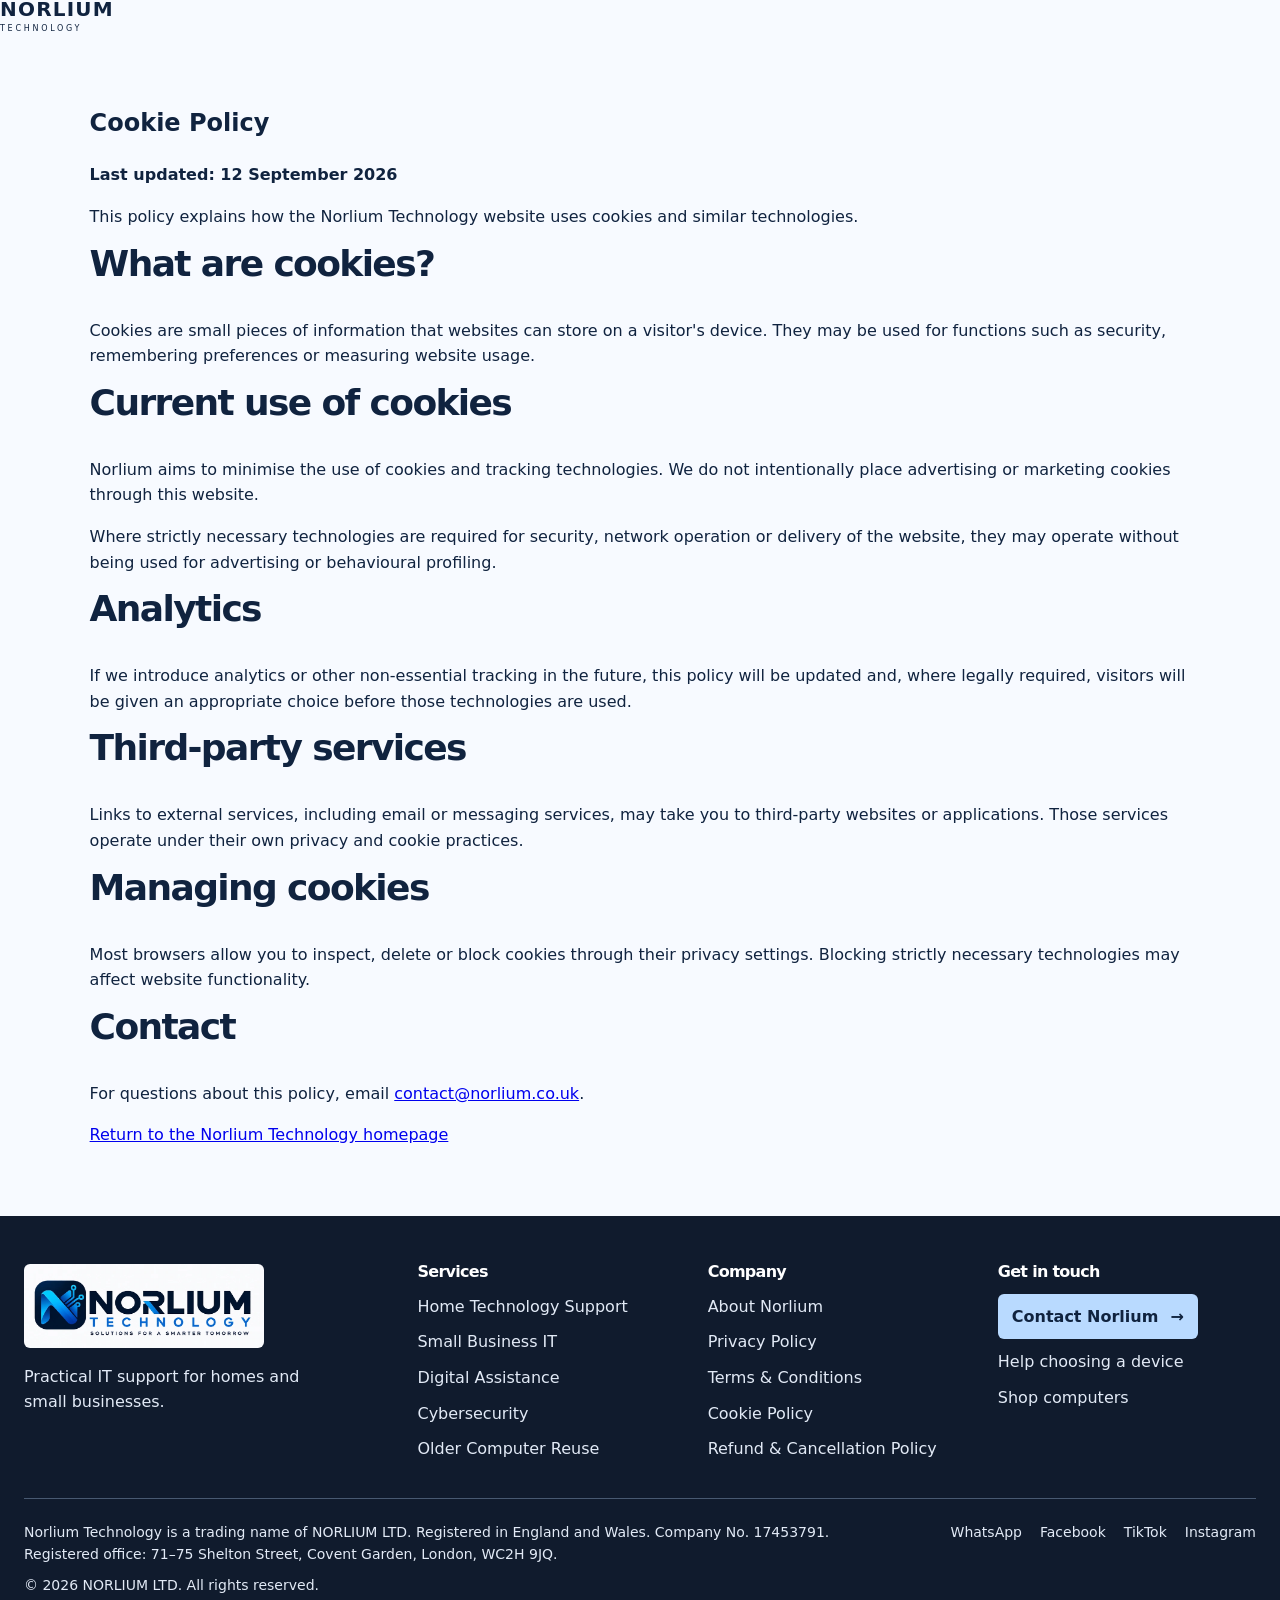
<file: cookies/index.html>
<!doctype html>
<html lang="en">
<head>
  <meta charset="utf-8">
  <meta name="viewport" content="width=device-width,initial-scale=1">
  <meta name="description" content="Cookie Policy for Norlium Technology.">
  <title>Cookie Policy | Norlium Technology</title>
  <link rel="stylesheet" href="/styles.css">
</head>

<body>

  <header>
    <a class="brand" href="/" aria-label="Norlium Technology home">
      <span>NORLIUM</span>
      <small>TECHNOLOGY</small>
    </a>
  </header>

  <main>
    <section class="legal-page">
      <h1>Cookie Policy</h1>

      <p><strong>Last updated: 12 September 2026</strong></p>

      <p>
        This policy explains how the Norlium Technology website uses cookies
        and similar technologies.
      </p>

      <h2>What are cookies?</h2>

      <p>
        Cookies are small pieces of information that websites can store on a
        visitor's device. They may be used for functions such as security,
        remembering preferences or measuring website usage.
      </p>

      <h2>Current use of cookies</h2>

      <p>
        Norlium aims to minimise the use of cookies and tracking technologies.
        We do not intentionally place advertising or marketing cookies through
        this website.
      </p>

      <p>
        Where strictly necessary technologies are required for security,
        network operation or delivery of the website, they may operate without
        being used for advertising or behavioural profiling.
      </p>

      <h2>Analytics</h2>

      <p>
        If we introduce analytics or other non-essential tracking in the
        future, this policy will be updated and, where legally required,
        visitors will be given an appropriate choice before those technologies
        are used.
      </p>

      <h2>Third-party services</h2>

      <p>
        Links to external services, including email or messaging services,
        may take you to third-party websites or applications. Those services
        operate under their own privacy and cookie practices.
      </p>

      <h2>Managing cookies</h2>

      <p>
        Most browsers allow you to inspect, delete or block cookies through
        their privacy settings. Blocking strictly necessary technologies may
        affect website functionality.
      </p>

      <h2>Contact</h2>

      <p>
        For questions about this policy, email
        <a href="mailto:contact@norlium.co.uk">contact@norlium.co.uk</a>.
      </p>

      <p><a href="/">Return to the Norlium Technology homepage</a></p>
    </section>
  </main>

  <footer class="site-footer">
    <div class="footer-inner">
      <div class="footer-main">
        <div class="footer-brand">
          <a href="/">
            <img src="/assets/images/Logo-optimised.webp"
                 alt="Norlium Technology home" width="240" height="80" loading="lazy">
          </a>
          <p>Practical IT support for homes and small businesses.</p>
        </div>

        <nav class="footer-nav" aria-labelledby="footer-services-heading">
          <h2 id="footer-services-heading">Services</h2>
          <a href="/services/">Home Technology Support</a>
          <a href="/business-it/">Small Business IT</a>
          <a href="/digital-assistance/">Digital Assistance</a>
          <a href="/cybersecurity/">Cybersecurity</a>
          <a href="/#linux">Older Computer Reuse</a>
        </nav>

        <nav class="footer-nav" aria-labelledby="footer-legal-heading">
          <h2 id="footer-legal-heading">Company</h2>
          <a href="/about/">About Norlium</a>
          <a href="/privacy/">Privacy Policy</a>
          <a href="/terms/">Terms &amp; Conditions</a>
          <a href="/cookies/">Cookie Policy</a>
          <a href="/refunds/">Refund &amp; Cancellation Policy</a>
        </nav>

        <nav class="footer-nav footer-actions" aria-labelledby="footer-contact-heading">
          <h2 id="footer-contact-heading">Get in touch</h2>
          <a class="footer-cta" href="/#contact">Contact Norlium <span aria-hidden="true">&rarr;</span></a>
          <a href="/device-request/">Help choosing a device</a>
          <a href="https://shop.norlium.co.uk/">Shop computers</a>
        </nav>
      </div>

      <div class="footer-bottom">
        <div class="company-details">
          <p>Norlium Technology is a trading name of NORLIUM LTD.
            Registered in England and Wales. Company No. 17453791.<br>
            Registered office: 71–75 Shelton Street, Covent Garden, London, WC2H 9JQ.</p>
          <p>&copy; 2026 NORLIUM LTD. All rights reserved.</p>
        </div>

        <nav class="footer-social" aria-label="Norlium social and messaging links">
          <a href="https://wa.me/447349499361">WhatsApp</a>
          <a href="https://www.facebook.com/norliumtechnology/">Facebook</a>
          <a href="https://www.tiktok.com/@norliumtech">TikTok</a>
          <a href="https://www.instagram.com/norliumtechnology/">Instagram</a>
        </nav>
      </div>
    </div>
  </footer>

</body>
</html>
</file>
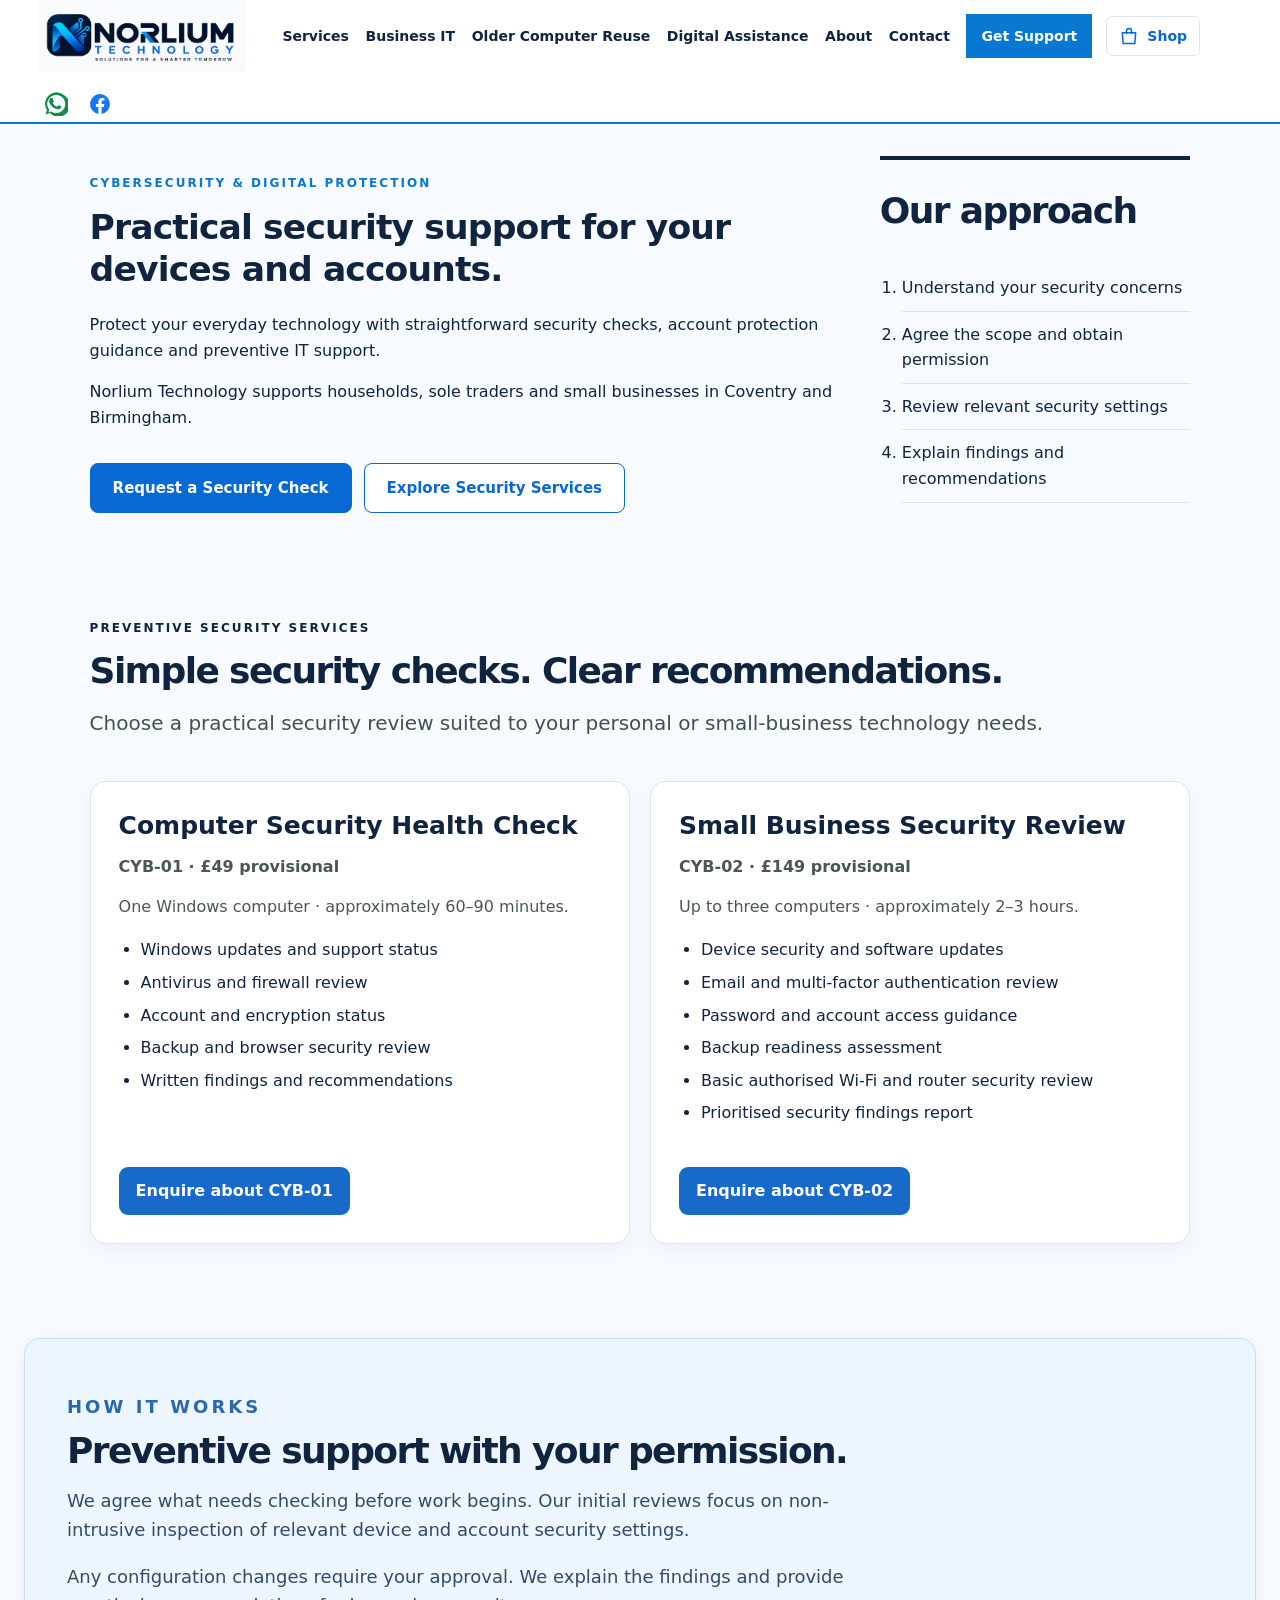
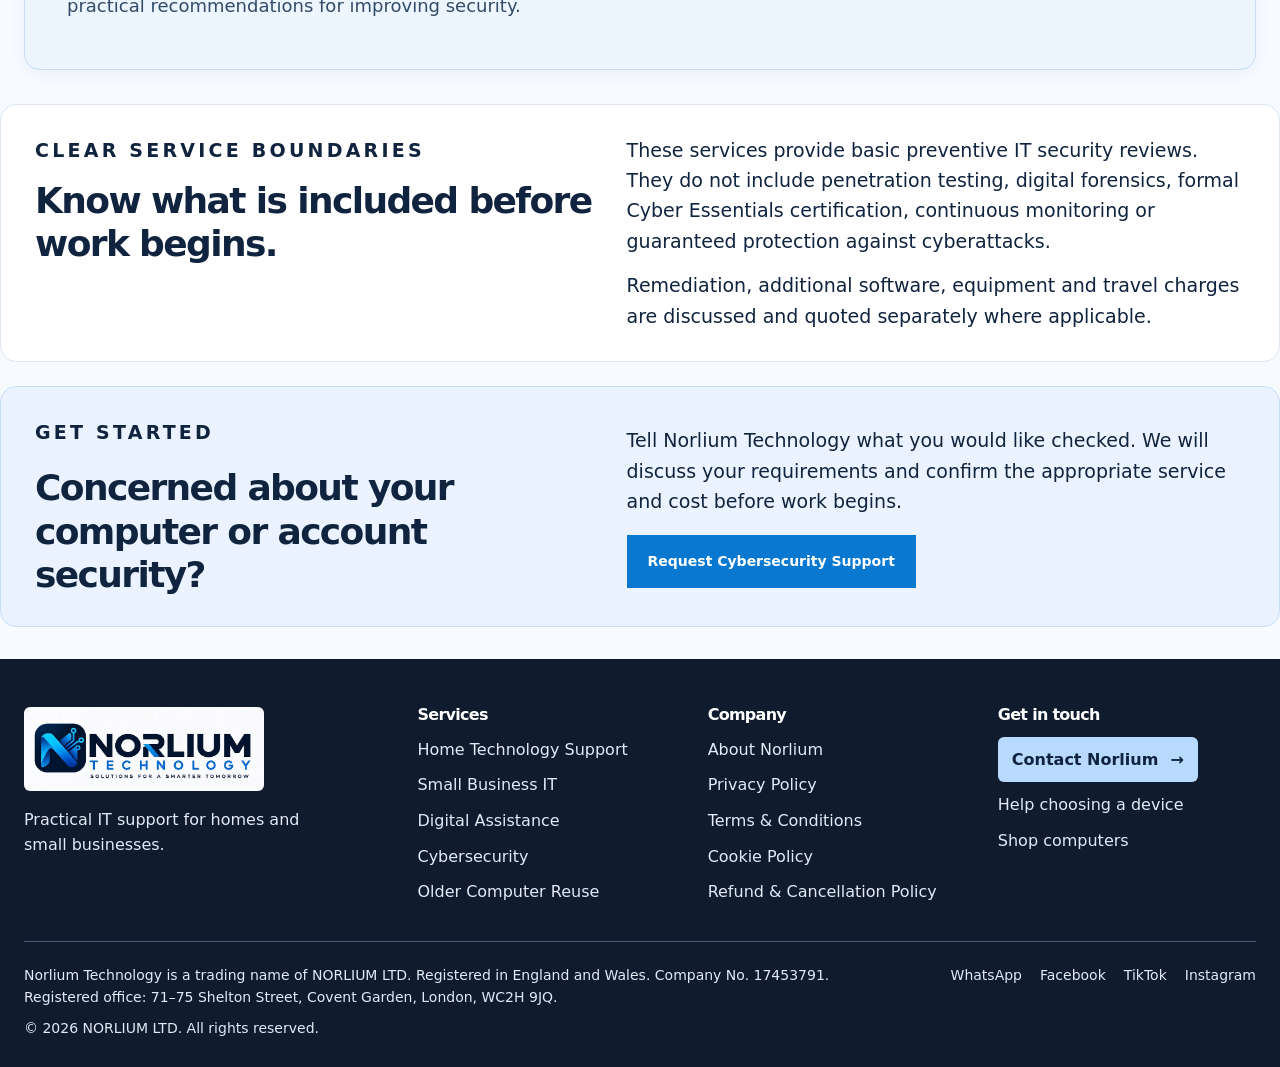
<file: cybersecurity/index.html>
<!doctype html>
<html lang="en">
<head>
  <meta charset="utf-8">
  <meta name="viewport" content="width=device-width, initial-scale=1">

  <title>Cybersecurity &amp; Digital Protection | Norlium Technology</title>

  <meta name="description"
        content="Practical computer security checks, account protection and small business security reviews from Norlium Technology in Coventry and Birmingham.">

  <meta name="robots" content="index, follow">

  <link rel="canonical"
        href="https://www.norlium.co.uk/cybersecurity/">

  <meta property="og:type" content="website">
  <meta property="og:title"
        content="Cybersecurity &amp; Digital Protection | Norlium Technology">
  <meta property="og:description"
        content="Preventive cybersecurity support for households, sole traders and small businesses, including device security checks and account protection guidance.">
  <meta property="og:url"
        content="https://www.norlium.co.uk/cybersecurity/">
  <meta property="og:site_name" content="Norlium">

  <meta name="twitter:card" content="summary_large_image">

  <link rel="stylesheet" href="../styles.css">

<style id="cybersecurity-page-styles">
  /* Cybersecurity service cards */
  .cybersecurity-page .cyber-service-grid {
    display: grid;
    grid-template-columns: repeat(2, minmax(0, 1fr));
    gap: 22px;
    align-items: stretch;
    margin-top: 28px;
  }

  .cybersecurity-page .cyber-service-grid > article {
    display: flex;
    flex-direction: column;
    min-width: 0;
    padding: 28px;
    background: #ffffff;
    border: 1px solid #dce5f0;
    border-radius: 14px;
    box-shadow: 0 4px 16px rgba(12, 35, 68, 0.035);
  }

  .cybersecurity-page .cyber-service-grid h3 {
    margin: 0 0 12px;
    line-height: 1.3;
  }

  .cybersecurity-page .cyber-service-grid p {
    margin: 0 0 14px;
  }

  .cybersecurity-page .cyber-service-grid ul {
    margin: 4px 0 20px;
    padding-left: 22px;
  }

  .cybersecurity-page .cyber-service-grid li {
    margin-bottom: 7px;
  }

  .cybersecurity-page .cyber-service-grid article > p:last-child {
    margin-top: auto;
    margin-bottom: 0;
    padding-top: 14px;
  }

  .cybersecurity-page .cyber-service-grid article > p:last-child a {
    display: inline-flex;
    align-items: center;
    justify-content: center;
    padding: 11px 17px;
    background: #1769ca;
    color: #ffffff;
    border-radius: 9px;
    text-decoration: none;
    font-weight: 700;
  }

  .cybersecurity-page .cyber-service-grid article > p:last-child a:hover {
    background: #1054a7;
  }

  /* How it works */
  .cybersecurity-page .cyber-process {
    padding: 36px 42px;
    margin-top: 42px;
    margin-bottom: 34px;
  }

  .cybersecurity-page .cyber-process h2 {
    margin-top: 8px;
    margin-bottom: 18px;
  }

  .cybersecurity-page .cyber-process p {
    margin-bottom: 12px;
  }

  /* Service boundaries */
  .cybersecurity-page .cyber-boundaries {
    padding-top: 28px;
    padding-bottom: 28px;
    margin-top: 0;
    margin-bottom: 24px;
    align-items: start;
  }

  .cybersecurity-page .cyber-boundaries h2 {
    margin-top: 10px;
  }

  .cybersecurity-page .cyber-boundaries p {
    margin-top: 0;
    margin-bottom: 14px;
  }

  @media (max-width: 760px) {
    .cybersecurity-page .cyber-service-grid {
      grid-template-columns: 1fr;
      gap: 16px;
    }

    .cybersecurity-page .cyber-service-grid > article {
      padding: 22px;
    }

    .cybersecurity-page .cyber-process {
      padding: 26px 22px;
      margin-top: 28px;
      margin-bottom: 20px;
    }

    .cybersecurity-page .cyber-boundaries {
      padding-top: 20px;
      padding-bottom: 20px;
    }
  }

  /* Cybersecurity layout refinement — October 2026 */

  /* Remove inherited grid border and improve card presentation */
  .cybersecurity-page .cyber-service-grid {
    border: 0;
    padding-top: 0;
    margin-top: 24px;
    gap: 20px;
  }

  .cybersecurity-page .cyber-service-grid > article {
    border: 1px solid #dce5f0;
    border-radius: 16px;
    box-shadow: 0 6px 20px rgba(12, 35, 68, 0.045);
  }

  /* Compact service boundaries information card */
  .cybersecurity-page .cyber-boundaries {
    display: grid;
    grid-template-columns: minmax(0, 0.95fr) minmax(0, 1.05fr);
    gap: 32px;
    padding: 30px 34px;
    margin: 24px 0;
    background: #ffffff;
    border: 1px solid #dce5f0;
    border-radius: 16px;
    align-items: start;
  }

  .cybersecurity-page .cyber-boundaries h2 {
    margin: 8px 0 0;
    line-height: 1.2;
  }

  .cybersecurity-page .cyber-boundaries p:last-child {
    margin-bottom: 0;
  }

  /* Final enquiry section */
  .cybersecurity-page .cyber-boundaries + section.split {
    display: grid;
    grid-template-columns: minmax(0, 0.95fr) minmax(0, 1.05fr);
    gap: 32px;
    padding: 30px 34px;
    margin: 20px 0 32px;
    background: #eaf3ff;
    border: 1px solid #c7def9;
    border-radius: 16px;
    align-items: center;
  }

  .cybersecurity-page .cyber-boundaries + section.split h2 {
    margin: 8px 0 0;
    line-height: 1.2;
  }

  .cybersecurity-page .cyber-boundaries + section.split p {
    margin-top: 0;
  }

  @media (max-width: 760px) {
    .cybersecurity-page .cyber-boundaries,
    .cybersecurity-page .cyber-boundaries + section.split {
      grid-template-columns: 1fr;
      gap: 16px;
      padding: 24px 20px;
    }

    .cybersecurity-page .cyber-service-grid {
      gap: 16px;
    }
  }

  /* Cybersecurity introduction alignment */
  @media (min-width: 1100px) {
    .cybersecurity-page #cybersecurity-services > p {
      max-width: none;
      width: 100%;
      white-space: nowrap;
      text-align: left;
    }
  }

  /* Cybersecurity introduction: single-line desktop */
  @media (min-width: 1100px) {
    .cybersecurity-page #cybersecurity-services .section-intro {
      width: 100%;
      max-width: none;
      white-space: nowrap;
      text-align: left;
      margin-left: 0;
      margin-right: 0;
    }
  }
</style>

</head>

<body class="cybersecurity-page">
  <a class="skip-link" href="#main-content">Skip to main content</a>

  <header class="site-header">

    <a class="brand" href="/" aria-label="Norlium Technology home">
      <img
        src="/assets/images/Logo.png"
        alt="Norlium Technology"
        class="brand-logo"
        width="240"
        height="80"
      >
    </a>

    <button
      class="menu"
      type="button"
      aria-label="Open navigation menu"
      aria-expanded="false"
      aria-controls="main-navigation"
    >
      ☰
    </button>

    <nav id="main-navigation" aria-label="Primary navigation">
      <a href="/services/">Services</a>
      <a href="/business-it/">Business IT</a>
      <a href="/#linux">Older Computer Reuse</a>
      <a href="/digital-assistance/">Digital Assistance</a>
      <a href="/about/">About</a>
      <a href="/#contact">Contact</a>
      <a class="nav-cta" href="/#enquiry-form">Get Support</a>
          <!-- Mobile-only social media links -->
      <div class="mobile-social-links">
        <a
          href="https://api.whatsapp.com/send/?phone=447349499361&amp;text=Hello+Norlium%2C+I%E2%80%99d+like+some+help+with+one+of+your+technology+services.&amp;type=phone_number&amp;app_absent=0"
          target="_blank"
          rel="noopener noreferrer"
        >
          WhatsApp Business &rarr;
        </a>

        <a
          href="https://www.facebook.com/norliumtechnology/"
          target="_blank"
          rel="noopener noreferrer"
        >
          Facebook &rarr;
        </a>
      </div>
    </nav>

    <a class="header-shop"
       href="https://shop.norlium.co.uk/"
       aria-label="Visit Norlium Online Shop">
      <svg viewBox="0 0 24 24" fill="none"
           stroke="currentColor" stroke-width="1.8"
           stroke-linecap="round" stroke-linejoin="round"
           aria-hidden="true">
        <path d="M4 8h16l-1 13H5L4 8z"/>
        <path d="M9 9V6a3 3 0 0 1 6 0v3"/>
      </svg>
      <span>Shop</span>
    </a>

      <div class="header-social" aria-label="Norlium social media">
        <a
          class="social-link whatsapp-link"
          href="https://api.whatsapp.com/send/?phone=447349499361&amp;text=Hello+Norlium%2C+I%E2%80%99d+like+some+help+with+one+of+your+technology+services.&amp;type=phone_number&amp;app_absent=0"
          target="_blank"
          rel="noopener noreferrer"
          aria-label="Contact Norlium Technology on WhatsApp"
          title="WhatsApp Business"
        >
          <svg viewBox="0 0 24 24" aria-hidden="true" focusable="false">
            <path d="M20.5 3.5A11.5 11.5 0 0 0 2.9 18.1L1.5 22.5l4.5-1.4A11.5 11.5 0 1 0 20.5 3.5ZM12 21a9 9 0 0 1-4.6-1.3l-.3-.2-2.7.9.9-2.6-.2-.3A9 9 0 1 1 12 21Zm5-6.7c-.3-.2-1.8-.9-2.1-1s-.5-.2-.7.2-.8 1-1 1.1-.4.1-.7 0a7.5 7.5 0 0 1-3.7-3.3c-.3-.5.3-.5.9-1.7.1-.2 0-.4 0-.6l-1-2.3c-.3-.7-.6-.6-.8-.6h-.7c-.3 0-.6.1-.9.4s-1.2 1.2-1.2 2.8 1.2 3.2 1.4 3.4a10.4 10.4 0 0 0 4 3.6c2.4 1 3.3 1.1 4.5.9.7-.1 1.8-.8 2-1.6.3-.8.3-1.5.2-1.6s-.3-.2-.6-.4Z"/>
          </svg>
        </a>

        <a
          class="social-link facebook-link"
          href="https://www.facebook.com/norliumtechnology/"
          target="_blank"
          rel="noopener noreferrer"
          aria-label="Visit Norlium Technology on Facebook"
          title="Facebook"
        >
          <svg viewBox="0 0 24 24" aria-hidden="true" focusable="false">
            <path d="M22 12a10 10 0 1 0-11.6 9.9v-7H7.9V12h2.5V9.8c0-2.5 1.5-3.9 3.8-3.9 1.1 0 2.2.2 2.2.2v2.4h-1.2c-1.2 0-1.6.7-1.6 1.6V12h2.7l-.4 2.9h-2.3v7A10 10 0 0 0 22 12Z"/>
          </svg>
        </a>
      </div>

  </header>

  <main id="main-content">

    <section class="hero">
      <div>
        <p class="eyebrow">CYBERSECURITY &amp; DIGITAL PROTECTION</p>
        <h1>Practical security support for your devices and accounts.</h1>
        <p>
          Protect your everyday technology with straightforward security
          checks, account protection guidance and preventive IT support.
        </p>
        <p>
          Norlium Technology supports households, sole traders and
          small businesses in Coventry and Birmingham.
        </p>

        <div class="actions">
          <a class="primary"
             href="/?service=cybersecurity#enquiry-form">
            Request a Security Check
          </a>
          <a class="secondary" href="#cybersecurity-services">
            Explore Security Services
          </a>
        </div>
      </div>

      <aside>
        <h2>Our approach</h2>
        <ol>
          <li>Understand your security concerns</li>
          <li>Agree the scope and obtain permission</li>
          <li>Review relevant security settings</li>
          <li>Explain findings and recommendations</li>
        </ol>
      </aside>
    </section>

    <section id="cybersecurity-services">
      <p class="eyebrow">PREVENTIVE SECURITY SERVICES</p>
      <h2>Simple security checks. Clear recommendations.</h2>

      <p class="section-intro">
        Choose a practical security review suited to your
        personal or small-business technology needs.
      </p>

      <div class="grid cyber-service-grid">
        <article>
          <h3>Computer Security Health Check</h3>
          <p><strong>CYB-01 · £49 provisional</strong></p>
          <p>One Windows computer · approximately 60–90 minutes.</p>
          <ul>
            <li>Windows updates and support status</li>
            <li>Antivirus and firewall review</li>
            <li>Account and encryption status</li>
            <li>Backup and browser security review</li>
            <li>Written findings and recommendations</li>
          </ul>
          <p>
            <a href="/?service=cybersecurity#enquiry-form">
              Enquire about CYB-01
            </a>
          </p>
        </article>

        <article>
          <h3>Small Business Security Review</h3>
          <p><strong>CYB-02 · £149 provisional</strong></p>
          <p>Up to three computers · approximately 2–3 hours.</p>
          <ul>
            <li>Device security and software updates</li>
            <li>Email and multi-factor authentication review</li>
            <li>Password and account access guidance</li>
            <li>Backup readiness assessment</li>
            <li>Basic authorised Wi-Fi and router security review</li>
            <li>Prioritised security findings report</li>
          </ul>
          <p>
            <a href="/?service=cybersecurity#enquiry-form">
              Enquire about CYB-02
            </a>
          </p>
        </article>
      </div>
    </section>

    <section class="feature cyber-process">
      <p class="eyebrow">HOW IT WORKS</p>
      <h2>Preventive support with your permission.</h2>
      <p>
        We agree what needs checking before work begins.
        Our initial reviews focus on non-intrusive inspection
        of relevant device and account security settings.
      </p>
      <p>
        Any configuration changes require your approval.
        We explain the findings and provide practical
        recommendations for improving security.
      </p>
    </section>

    <section class="split cyber-boundaries">
      <div>
        <p class="eyebrow">CLEAR SERVICE BOUNDARIES</p>
        <h2>Know what is included before work begins.</h2>
      </div>
      <div>
        <p>
          These services provide basic preventive IT security
          reviews. They do not include penetration testing,
          digital forensics, formal Cyber Essentials certification,
          continuous monitoring or guaranteed protection
          against cyberattacks.
        </p>
        <p>
          Remediation, additional software, equipment and
          travel charges are discussed and quoted separately
          where applicable.
        </p>
      </div>
    </section>

    <section class="split">
      <div>
        <p class="eyebrow">GET STARTED</p>
        <h2>Concerned about your computer or account security?</h2>
      </div>
      <div>
        <p>
          Tell Norlium Technology what you would like checked.
          We will discuss your requirements and confirm
          the appropriate service and cost before work begins.
        </p>
        <a class="primary"
           href="/?service=cybersecurity#enquiry-form">
          Request Cybersecurity Support
        </a>
      </div>
    </section>

  </main>

  <footer class="site-footer">
    <div class="footer-inner">
      <div class="footer-main">
        <div class="footer-brand">
          <a href="/">
            <img src="/assets/images/Logo-optimised.webp"
                 alt="Norlium Technology home" width="240" height="80" loading="lazy">
          </a>
          <p>Practical IT support for homes and small businesses.</p>
        </div>

        <nav class="footer-nav" aria-labelledby="footer-services-heading">
          <h2 id="footer-services-heading">Services</h2>
          <a href="/services/">Home Technology Support</a>
          <a href="/business-it/">Small Business IT</a>
          <a href="/digital-assistance/">Digital Assistance</a>
          <a href="/cybersecurity/">Cybersecurity</a>
          <a href="/#linux">Older Computer Reuse</a>
        </nav>

        <nav class="footer-nav" aria-labelledby="footer-legal-heading">
          <h2 id="footer-legal-heading">Company</h2>
          <a href="/about/">About Norlium</a>
          <a href="/privacy/">Privacy Policy</a>
          <a href="/terms/">Terms &amp; Conditions</a>
          <a href="/cookies/">Cookie Policy</a>
          <a href="/refunds/">Refund &amp; Cancellation Policy</a>
        </nav>

        <nav class="footer-nav footer-actions" aria-labelledby="footer-contact-heading">
          <h2 id="footer-contact-heading">Get in touch</h2>
          <a class="footer-cta" href="/#contact">Contact Norlium <span aria-hidden="true">&rarr;</span></a>
          <a href="/device-request/">Help choosing a device</a>
          <a href="https://shop.norlium.co.uk/">Shop computers</a>
        </nav>
      </div>

      <div class="footer-bottom">
        <div class="company-details">
          <p>Norlium Technology is a trading name of NORLIUM LTD.
            Registered in England and Wales. Company No. 17453791.<br>
            Registered office: 71–75 Shelton Street, Covent Garden, London, WC2H 9JQ.</p>
          <p>&copy; 2026 NORLIUM LTD. All rights reserved.</p>
        </div>

        <nav class="footer-social" aria-label="Norlium social and messaging links">
          <a href="https://wa.me/447349499361">WhatsApp</a>
          <a href="https://www.facebook.com/norliumtechnology/">Facebook</a>
          <a href="https://www.tiktok.com/@norliumtech">TikTok</a>
          <a href="https://www.instagram.com/norliumtechnology/">Instagram</a>
        </nav>
      </div>
    </div>
  </footer>

  <script src="/assets/js/site.js" defer></script>
</body>
</html>
</file>
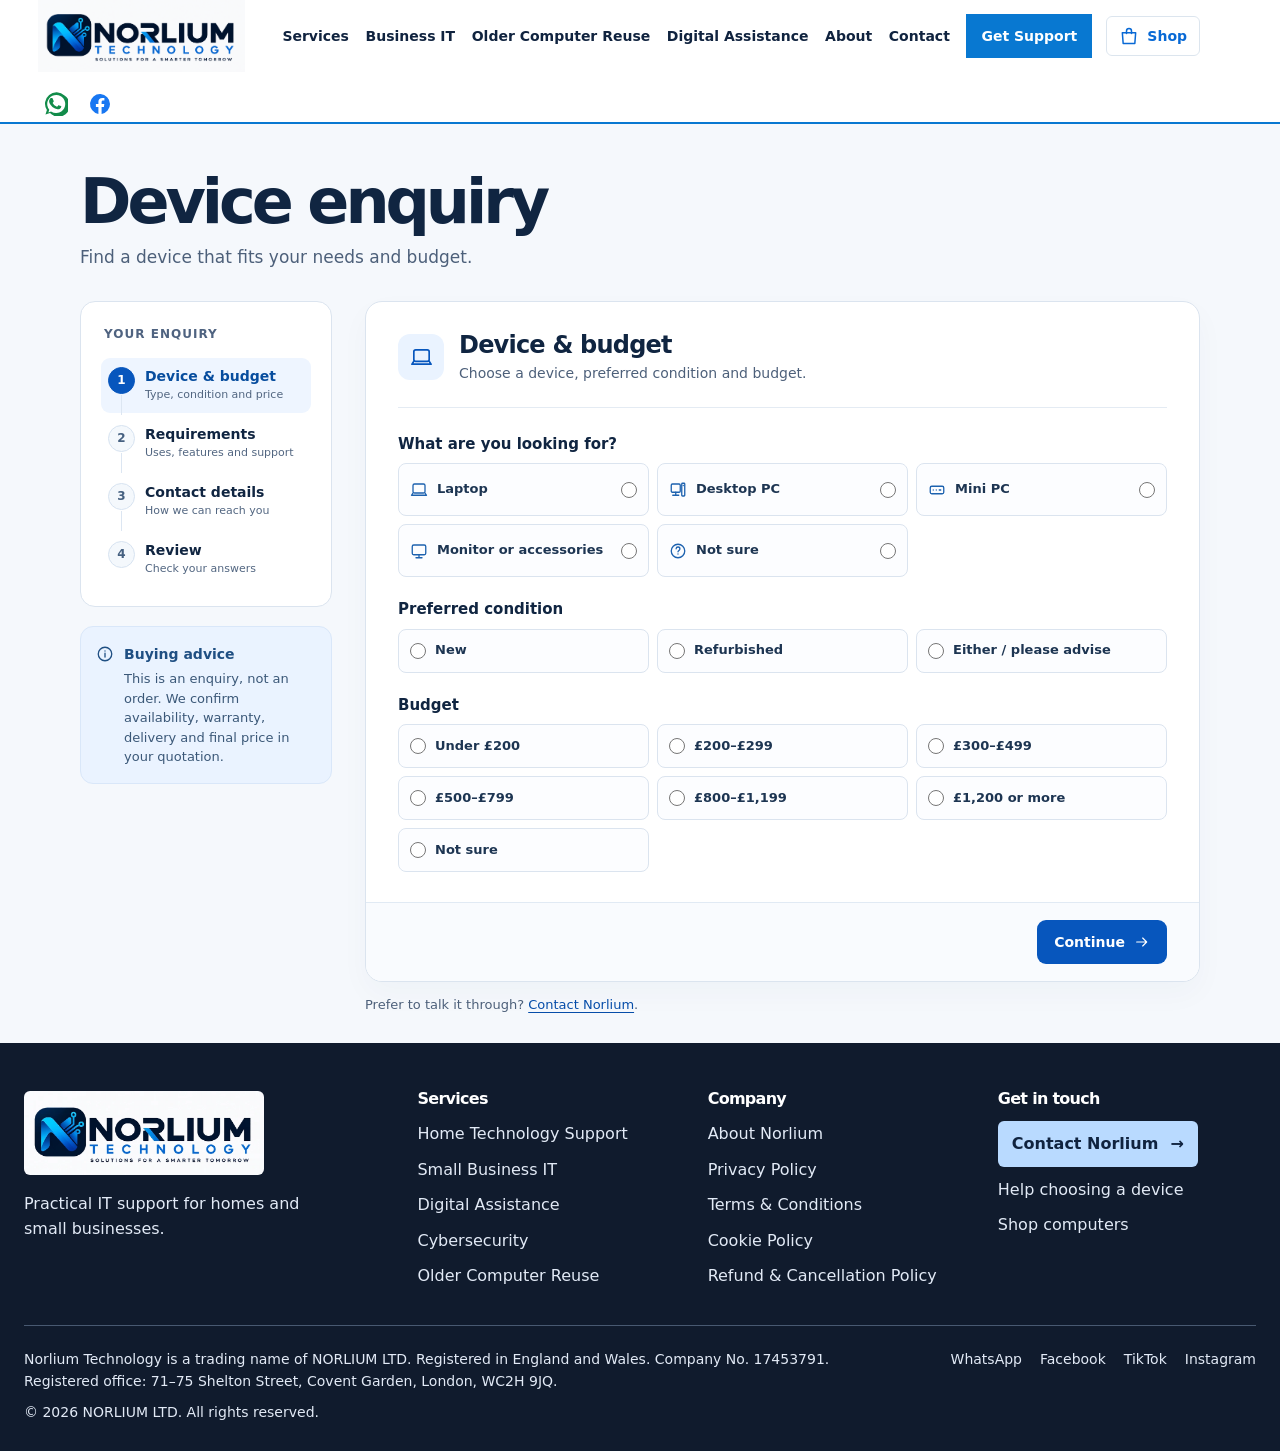
<file: device-request/index.html>
<!doctype html>
<html lang="en-GB">
<head>
  <meta charset="utf-8">
  <meta name="viewport" content="width=device-width, initial-scale=1">

  <title>Device Request & Buying Advice | Norlium Technology</title>

  <meta
    name="description"
    content="Tell Norlium what you need from a new or refurbished computer. Choose your device, budget and preferences to request personalised buying advice."
  >

  <meta name="robots" content="index, follow">

  <link rel="canonical" href="https://www.norlium.co.uk/device-request/">

  <meta property="og:type" content="website">
  <meta property="og:title" content="Device Request & Buying Advice | Norlium Technology">
  <meta
    property="og:description"
    content="Request personalised advice for a new or refurbished computer."
  >
  <meta property="og:url" content="https://www.norlium.co.uk/device-request/">
  <meta property="og:site_name" content="Norlium">

  <meta name="twitter:card" content="summary_large_image">

  <link rel="stylesheet" href="/styles.css">
  <link rel="stylesheet" href="/assets/css/device-request.css">
</head>

<body>
  <a class="skip-link" href="#main-content">Skip to main content</a>

  <header class="site-header">

    <a class="brand" href="/" aria-label="Norlium Technology home">
      <img
        src="/assets/images/Logo.png"
        alt="Norlium Technology"
        class="brand-logo"
        width="240"
        height="80"
      >
    </a>

    <button
      class="menu"
      type="button"
      aria-label="Open navigation menu"
      aria-expanded="false"
      aria-controls="main-navigation"
    >
      ☰
    </button>

    <nav id="main-navigation" aria-label="Primary navigation">
      <a href="/services/">Services</a>
      <a href="/business-it/">Business IT</a>
      <a href="/#linux">Older Computer Reuse</a>
      <a href="/digital-assistance/">Digital Assistance</a>
      <a href="/about/">About</a>
      <a href="/#contact">Contact</a>
      <a class="nav-cta" href="/#enquiry-form">Get Support</a>
          <!-- Mobile-only social media links -->
      <div class="mobile-social-links">
        <a
          href="https://api.whatsapp.com/send/?phone=447349499361&amp;text=Hello+Norlium%2C+I%E2%80%99d+like+some+help+with+one+of+your+technology+services.&amp;type=phone_number&amp;app_absent=0"
          target="_blank"
          rel="noopener noreferrer"
        >
          WhatsApp Business &rarr;
        </a>

        <a
          href="https://www.facebook.com/norliumtechnology/"
          target="_blank"
          rel="noopener noreferrer"
        >
          Facebook &rarr;
        </a>
      </div>
    </nav>

    <a class="header-shop"
       href="https://shop.norlium.co.uk/"
       aria-label="Visit Norlium Online Shop">
      <svg viewBox="0 0 24 24" fill="none"
           stroke="currentColor" stroke-width="1.8"
           stroke-linecap="round" stroke-linejoin="round"
           aria-hidden="true">
        <path d="M4 8h16l-1 13H5L4 8z"/>
        <path d="M9 9V6a3 3 0 0 1 6 0v3"/>
      </svg>
      <span>Shop</span>
    </a>

      <div class="header-social" aria-label="Norlium social media">
        <a
          class="social-link whatsapp-link"
          href="https://api.whatsapp.com/send/?phone=447349499361&amp;text=Hello+Norlium%2C+I%E2%80%99d+like+some+help+with+one+of+your+technology+services.&amp;type=phone_number&amp;app_absent=0"
          target="_blank"
          rel="noopener noreferrer"
          aria-label="Contact Norlium Technology on WhatsApp"
          title="WhatsApp Business"
        >
          <svg viewBox="0 0 24 24" aria-hidden="true" focusable="false">
            <path d="M20.5 3.5A11.5 11.5 0 0 0 2.9 18.1L1.5 22.5l4.5-1.4A11.5 11.5 0 1 0 20.5 3.5ZM12 21a9 9 0 0 1-4.6-1.3l-.3-.2-2.7.9.9-2.6-.2-.3A9 9 0 1 1 12 21Zm5-6.7c-.3-.2-1.8-.9-2.1-1s-.5-.2-.7.2-.8 1-1 1.1-.4.1-.7 0a7.5 7.5 0 0 1-3.7-3.3c-.3-.5.3-.5.9-1.7.1-.2 0-.4 0-.6l-1-2.3c-.3-.7-.6-.6-.8-.6h-.7c-.3 0-.6.1-.9.4s-1.2 1.2-1.2 2.8 1.2 3.2 1.4 3.4a10.4 10.4 0 0 0 4 3.6c2.4 1 3.3 1.1 4.5.9.7-.1 1.8-.8 2-1.6.3-.8.3-1.5.2-1.6s-.3-.2-.6-.4Z"/>
          </svg>
        </a>

        <a
          class="social-link facebook-link"
          href="https://www.facebook.com/norliumtechnology/"
          target="_blank"
          rel="noopener noreferrer"
          aria-label="Visit Norlium Technology on Facebook"
          title="Facebook"
        >
          <svg viewBox="0 0 24 24" aria-hidden="true" focusable="false">
            <path d="M22 12a10 10 0 1 0-11.6 9.9v-7H7.9V12h2.5V9.8c0-2.5 1.5-3.9 3.8-3.9 1.1 0 2.2.2 2.2.2v2.4h-1.2c-1.2 0-1.6.7-1.6 1.6V12h2.7l-.4 2.9h-2.3v7A10 10 0 0 0 22 12Z"/>
          </svg>
        </a>
      </div>

  </header>

  <main class="device-enquiry" id="main-content">
    <div class="frame">
      <section class="intro" aria-labelledby="page-title">
        <h1 id="page-title">Device enquiry</h1>
        <p>Find a device that fits your needs and budget.</p>
        <p class="intro-note">This is an enquiry, not an order.</p>
      </section>

      <div class="workspace">
        <aside class="sidebar">
          <nav class="steps" aria-label="Enquiry progress">
            <p class="side-label">Your enquiry</p>
            <ol id="progress">
              <li aria-current="step"><span class="step-number" aria-hidden="true">1</span><span class="step-label">Device &amp; budget<small>Type, condition and price</small></span></li>
              <li><span class="step-number" aria-hidden="true">2</span><span class="step-label">Requirements<small>Uses, features and support</small></span></li>
              <li><span class="step-number" aria-hidden="true">3</span><span class="step-label">Contact details<small>How we can reach you</small></span></li>
              <li><span class="step-number" aria-hidden="true">4</span><span class="step-label">Review<small>Check your answers</small></span></li>
            </ol>
          </nav>
          <div class="side-note">
            <i class="icon" data-icon="info" aria-hidden="true"></i>
            <div><strong>Buying advice</strong><p>This is an enquiry, not an order. We confirm availability, warranty, delivery and final price in your quotation.</p></div>
          </div>
        </aside>

        <div class="main-column">
          <div class="mobile-progress">
            <span id="mobile-step">Step 1 of 4</span><strong id="mobile-label">Device &amp; budget</strong>
            <div class="meter" aria-hidden="true"><b></b><b></b><b></b><b></b></div>
          </div>

          <noscript><div class="panel-body card"><p>Enable JavaScript to use the form or email <a href="mailto:contact@norlium.co.uk">contact@norlium.co.uk</a>.</p></div></noscript>
          <form id="device-request-form" class="card" method="post" action="/api/enquiry" novalidate hidden>
            <section class="panel" data-step="0" aria-labelledby="device-title">
              <div class="panel-body">
                <header class="panel-title"><span class="panel-icon"><i class="icon" data-icon="laptop" aria-hidden="true"></i></span><div><h2 tabindex="-1" id="device-title">Device &amp; budget</h2><p>Choose a device, preferred condition and budget.</p></div></header>

                <fieldset data-validate="device">
                  <legend>What are you looking for?</legend>
                  <div class="choice-grid devices">
                    <label class="choice device"><i class="icon" data-icon="laptop" aria-hidden="true"></i><span>Laptop</span><input type="radio" name="device" value="Laptop" required aria-describedby="device-error"></label>
                    <label class="choice device"><i class="icon" data-icon="desktop" aria-hidden="true"></i><span>Desktop PC</span><input type="radio" name="device" value="Desktop PC" aria-describedby="device-error"></label>
                    <label class="choice device"><i class="icon" data-icon="mini" aria-hidden="true"></i><span>Mini PC</span><input type="radio" name="device" value="Mini PC" aria-describedby="device-error"></label>
                    <label class="choice device"><i class="icon" data-icon="monitor" aria-hidden="true"></i><span>Monitor or accessories</span><input type="radio" name="device" value="Monitor or accessories" aria-describedby="device-error"></label>
                    <label class="choice device"><i class="icon" data-icon="help" aria-hidden="true"></i><span>Not sure</span><input type="radio" name="device" value="Not sure" aria-describedby="device-error"></label>
                  </div>
                  <p class="error" id="device-error" role="alert" hidden></p>
                </fieldset>

                <fieldset data-validate="condition">
                  <legend>Preferred condition</legend>
                  <div class="choice-grid thirds">
                    <label class="choice"><input type="radio" name="condition" value="New" required aria-describedby="condition-error"> New</label>
                    <label class="choice"><input type="radio" name="condition" value="Refurbished" aria-describedby="condition-error"> Refurbished</label>
                    <label class="choice"><input type="radio" name="condition" value="Either / please advise" aria-describedby="condition-error"> Either / please advise</label>
                  </div>
                  <p class="error" id="condition-error" role="alert" hidden></p>
                </fieldset>

                <fieldset data-validate="budget">
                  <legend>Budget</legend>
                  <div class="choice-grid thirds">
                    <label class="choice"><input type="radio" name="budget" value="Under £200" required aria-describedby="budget-rule budget-error"> Under £200</label>
                    <label class="choice"><input type="radio" name="budget" value="£200–£299" aria-describedby="budget-rule budget-error"> £200–£299</label>
                    <label class="choice"><input type="radio" name="budget" value="£300–£499" aria-describedby="budget-rule budget-error"> £300–£499</label>
                    <label class="choice"><input type="radio" name="budget" value="£500–£799" aria-describedby="budget-rule budget-error"> £500–£799</label>
                    <label class="choice"><input type="radio" name="budget" value="£800–£1,199" aria-describedby="budget-rule budget-error"> £800–£1,199</label>
                    <label class="choice"><input type="radio" name="budget" value="£1,200 or more" aria-describedby="budget-rule budget-error"> £1,200 or more</label>
                    <label class="choice"><input type="radio" name="budget" value="Not sure" aria-describedby="budget-rule budget-error"> Not sure</label>
                  </div>
                  <p class="field-hint budget-rule" id="budget-rule" hidden></p>
                  <p class="error" id="budget-error" role="alert" hidden></p>
                </fieldset>
              </div>
              <div class="actions"><button type="submit" class="button primary">Continue <i class="icon" data-icon="arrow" aria-hidden="true"></i></button></div>
            </section>

            <section class="panel" data-step="1" aria-labelledby="requirements-title" hidden>
              <div class="panel-body">
                <header class="panel-title"><span class="panel-icon"><i class="icon" data-icon="settings" aria-hidden="true"></i></span><div><h2 tabindex="-1" id="requirements-title">Requirements</h2><p>Tell us how you’ll use the device and what matters to you.</p></div></header>
                <fieldset data-validate="use">
                  <legend>What will you use it for?</legend>
                  <p class="field-hint" id="use-hint">Select all that apply.</p>
                  <div class="choice-grid">
                    <label class="choice"><input type="checkbox" name="use" value="Everyday use" aria-describedby="use-hint use-error"> Everyday use</label>
                    <label class="choice"><input type="checkbox" name="use" value="Work / business" aria-describedby="use-hint use-error"> Work / business</label>
                    <label class="choice"><input type="checkbox" name="use" value="University / study" aria-describedby="use-hint use-error"> University / study</label>
                    <label class="choice"><input type="checkbox" name="use" value="Gaming" aria-describedby="use-hint use-error"> Gaming</label>
                    <label class="choice"><input type="checkbox" name="use" value="Design / video" aria-describedby="use-hint use-error"> Design / video</label>
                    <label class="choice"><input type="checkbox" name="use" value="AI / machine learning" aria-describedby="use-hint use-error"> AI / machine learning</label>
                    <label class="choice"><input type="checkbox" name="use" value="Other / not sure" aria-describedby="use-hint use-error"> Other / not sure</label>
                  </div>
                  <p class="error" id="use-error" role="alert" hidden></p>
                </fieldset>

                <div class="field" id="screen-field" hidden>
                  <label for="screen">Preferred laptop screen size <span class="optional">Optional</span></label>
                  <select name="screen" id="screen" disabled>
                    <option value="">Choose a screen size</option>
                    <option>13–14 inches</option><option>15–16 inches</option><option>17 inches or larger</option><option>No preference</option>
                  </select>
                </div>

                <fieldset>
                  <legend>Useful features <span class="optional">Optional</span></legend>
                  <p class="field-hint">Select all that apply.</p>
                  <div class="choice-grid">
                    <label class="choice" data-computer><input type="checkbox" name="features" value="Easy to carry"> Easy to carry</label>
                    <label class="choice" data-computer><input type="checkbox" name="features" value="Long battery life"> Long battery life</label>
                    <label class="choice"><input type="checkbox" name="features" value="Webcam"> Webcam</label>
                    <label class="choice" data-computer><input type="checkbox" name="features" value="Windows"> Windows</label>
                    <label class="choice" data-computer><input type="checkbox" name="features" value="More storage"> More storage</label>
                    <label class="choice" data-computer><input type="checkbox" name="features" value="Higher performance"> Higher performance</label>
                    <label class="choice" data-accessory hidden><input type="checkbox" name="features" value="HDMI or DisplayPort" disabled> HDMI or DisplayPort</label>
                    <label class="choice" data-accessory hidden><input type="checkbox" name="features" value="USB-C connectivity" disabled> USB-C connectivity</label>
                    <label class="choice" data-accessory hidden><input type="checkbox" name="features" value="Adjustable monitor stand" disabled> Adjustable monitor stand</label>
                    <label class="choice"><input type="checkbox" name="features" value="No preference" data-exclusive> No preference</label>
                  </div>
                </fieldset>

                <div class="notice" id="requirements-budget" hidden><i class="icon" data-icon="info" aria-hidden="true"></i><div><p id="requirements-budget-text"></p><button class="text-button" type="button" data-go="0" data-focus="budget">Update device &amp; budget</button></div></div>

                <fieldset>
                  <legend>Additional support <span class="optional">Optional</span></legend>
                  <div class="choice-grid">
                    <label class="choice"><input type="checkbox" name="support" value="Device only" data-exclusive> Device only</label>
                    <label class="choice"><input type="checkbox" name="support" value="Initial setup"> Initial setup</label>
                    <label class="choice" data-computer><input type="checkbox" name="support" value="Data transfer"> Data transfer</label>
                    <label class="choice"><input type="checkbox" name="support" value="Buying advice"> Buying advice</label>
                  </div>
                </fieldset>

                <div class="field">
                  <label for="notes">Anything else we should know? <span class="optional">Optional</span></label>
                  <textarea id="notes" name="notes" rows="4" maxlength="700" aria-describedby="notes-hint" placeholder="For example, specific software or accessories you need."></textarea>
                  <p class="field-hint" id="notes-hint">Leave out passwords, payment details and sensitive personal information.</p>
                </div>
              </div>
              <div class="actions"><button type="button" class="button secondary" data-go="0"><i class="icon" data-icon="back" aria-hidden="true"></i> Back</button><button type="submit" class="button primary">Continue <i class="icon" data-icon="arrow" aria-hidden="true"></i></button></div>
            </section>

            <section class="panel" data-step="2" aria-labelledby="contact-title" hidden>
              <div class="panel-body">
                <header class="panel-title"><span class="panel-icon"><i class="icon" data-icon="mail" aria-hidden="true"></i></span><div><h2 tabindex="-1" id="contact-title">Contact details</h2><p>Enter a name and email address for the enquiry.</p></div></header>

                <div class="field" data-validate="name"><label for="name">Full name</label><input id="name" type="text" name="name" autocomplete="name" maxlength="100" required aria-describedby="name-error"><p class="error" id="name-error" role="alert" hidden></p></div>
                <div class="field" data-validate="email"><label for="email">Email address</label><input id="email" type="email" name="email" autocomplete="email" maxlength="254" required aria-describedby="email-error"><p class="error" id="email-error" role="alert" hidden></p></div>
                <div class="field"><label for="postcode">Postcode <span class="optional">Optional</span></label><input id="postcode" type="text" name="postcode" autocomplete="postal-code" maxlength="12" aria-describedby="postcode-hint"><p class="field-hint" id="postcode-hint">Helps with delivery or support advice.</p></div>

                <div class="form-honeypot" aria-hidden="true">
                  <label for="request-website">Leave this field empty</label>
                  <input id="request-website" name="website-address" tabindex="-1" autocomplete="off">
                </div>
                <div class="acknowledgements">
                  <div data-validate="accuracy"><label class="ack"><input name="accuracy" type="checkbox" required aria-describedby="accuracy-error"><span>I confirm that these details are accurate to the best of my knowledge.</span></label><p class="error" id="accuracy-error" role="alert" hidden></p></div>
                  <div data-validate="privacy"><label class="ack"><input name="privacy" type="checkbox" required aria-describedby="privacy-error"><span>I have read the <a href="/privacy/" target="_blank" rel="noopener noreferrer">Privacy Policy</a> and understand that NORLIUM LTD will use my details to respond to this enquiry.</span></label><p class="error" id="privacy-error" role="alert" hidden></p></div>
                </div>
              </div>
              <div class="actions"><button type="button" class="button secondary" data-go="1"><i class="icon" data-icon="back" aria-hidden="true"></i> Back</button><button type="submit" class="button primary">Review enquiry <i class="icon" data-icon="arrow" aria-hidden="true"></i></button></div>
            </section>

            <section class="panel" data-step="3" aria-labelledby="review-title" hidden>
              <div class="panel-body">
                <header class="panel-title"><span class="panel-icon"><i class="icon" data-icon="review" aria-hidden="true"></i></span><div><h2 tabindex="-1" id="review-title">Review your enquiry</h2><p>Check your answers and edit anything you’d like to change.</p></div></header>
                <div id="review-sections"></div>
                <div class="notice"><i class="icon" data-icon="info" aria-hidden="true"></i><p>This is an enquiry, not an order. We’ll respond by email.</p></div>
              </div>
              <p id="device-request-status" class="submission-status" role="status" tabindex="-1" hidden></p>
              <div class="actions"><button type="button" class="button secondary" data-go="2"><i class="icon" data-icon="back" aria-hidden="true"></i> Back</button><button type="submit" class="button primary">Send device enquiry <i class="icon" data-icon="arrow" aria-hidden="true"></i></button></div>
            </section>

            <section class="panel" data-step="4" aria-labelledby="success-title" hidden>
              <div class="panel-body success">
                <span class="panel-icon success-icon"><i class="icon" data-icon="check" aria-hidden="true"></i></span>
                <h2 tabindex="-1" id="success-title">Enquiry received</h2>
                <p class="confirmation">Thank you. Your device request has been received. Norlium will respond by email. This is an enquiry, not an order.</p>
                <button type="button" class="button secondary" id="start-over">Start a new enquiry</button>
              </div>
            </section>
          </form>
          <p class="contact-alternative">Prefer to talk it through? <a href="/#contact">Contact Norlium</a>.</p>
        </div>
      </div>
    </div>
  </main>

  <footer class="site-footer">
    <div class="footer-inner">
      <div class="footer-main">
        <div class="footer-brand">
          <a href="/">
            <img src="/assets/images/Logo-optimised.webp"
                 alt="Norlium Technology home" width="240" height="80" loading="lazy">
          </a>
          <p>Practical IT support for homes and small businesses.</p>
        </div>

        <nav class="footer-nav" aria-labelledby="footer-services-heading">
          <h2 id="footer-services-heading">Services</h2>
          <a href="/services/">Home Technology Support</a>
          <a href="/business-it/">Small Business IT</a>
          <a href="/digital-assistance/">Digital Assistance</a>
          <a href="/cybersecurity/">Cybersecurity</a>
          <a href="/#linux">Older Computer Reuse</a>
        </nav>

        <nav class="footer-nav" aria-labelledby="footer-legal-heading">
          <h2 id="footer-legal-heading">Company</h2>
          <a href="/about/">About Norlium</a>
          <a href="/privacy/">Privacy Policy</a>
          <a href="/terms/">Terms &amp; Conditions</a>
          <a href="/cookies/">Cookie Policy</a>
          <a href="/refunds/">Refund &amp; Cancellation Policy</a>
        </nav>

        <nav class="footer-nav footer-actions" aria-labelledby="footer-contact-heading">
          <h2 id="footer-contact-heading">Get in touch</h2>
          <a class="footer-cta" href="/#contact">Contact Norlium <span aria-hidden="true">&rarr;</span></a>
          <a href="/device-request/">Help choosing a device</a>
          <a href="https://shop.norlium.co.uk/">Shop computers</a>
        </nav>
      </div>

      <div class="footer-bottom">
        <div class="company-details">
          <p>Norlium Technology is a trading name of NORLIUM LTD.
            Registered in England and Wales. Company No. 17453791.<br>
            Registered office: 71–75 Shelton Street, Covent Garden, London, WC2H 9JQ.</p>
          <p>&copy; 2026 NORLIUM LTD. All rights reserved.</p>
        </div>

        <nav class="footer-social" aria-label="Norlium social and messaging links">
          <a href="https://wa.me/447349499361">WhatsApp</a>
          <a href="https://www.facebook.com/norliumtechnology/">Facebook</a>
          <a href="https://www.tiktok.com/@norliumtech">TikTok</a>
          <a href="https://www.instagram.com/norliumtechnology/">Instagram</a>
        </nav>
      </div>
    </div>
  </footer>

  <script src="/assets/js/site.js" defer></script>
  <script type="module" src="/assets/js/device-request.js"></script>
</body>
</html>
</file>
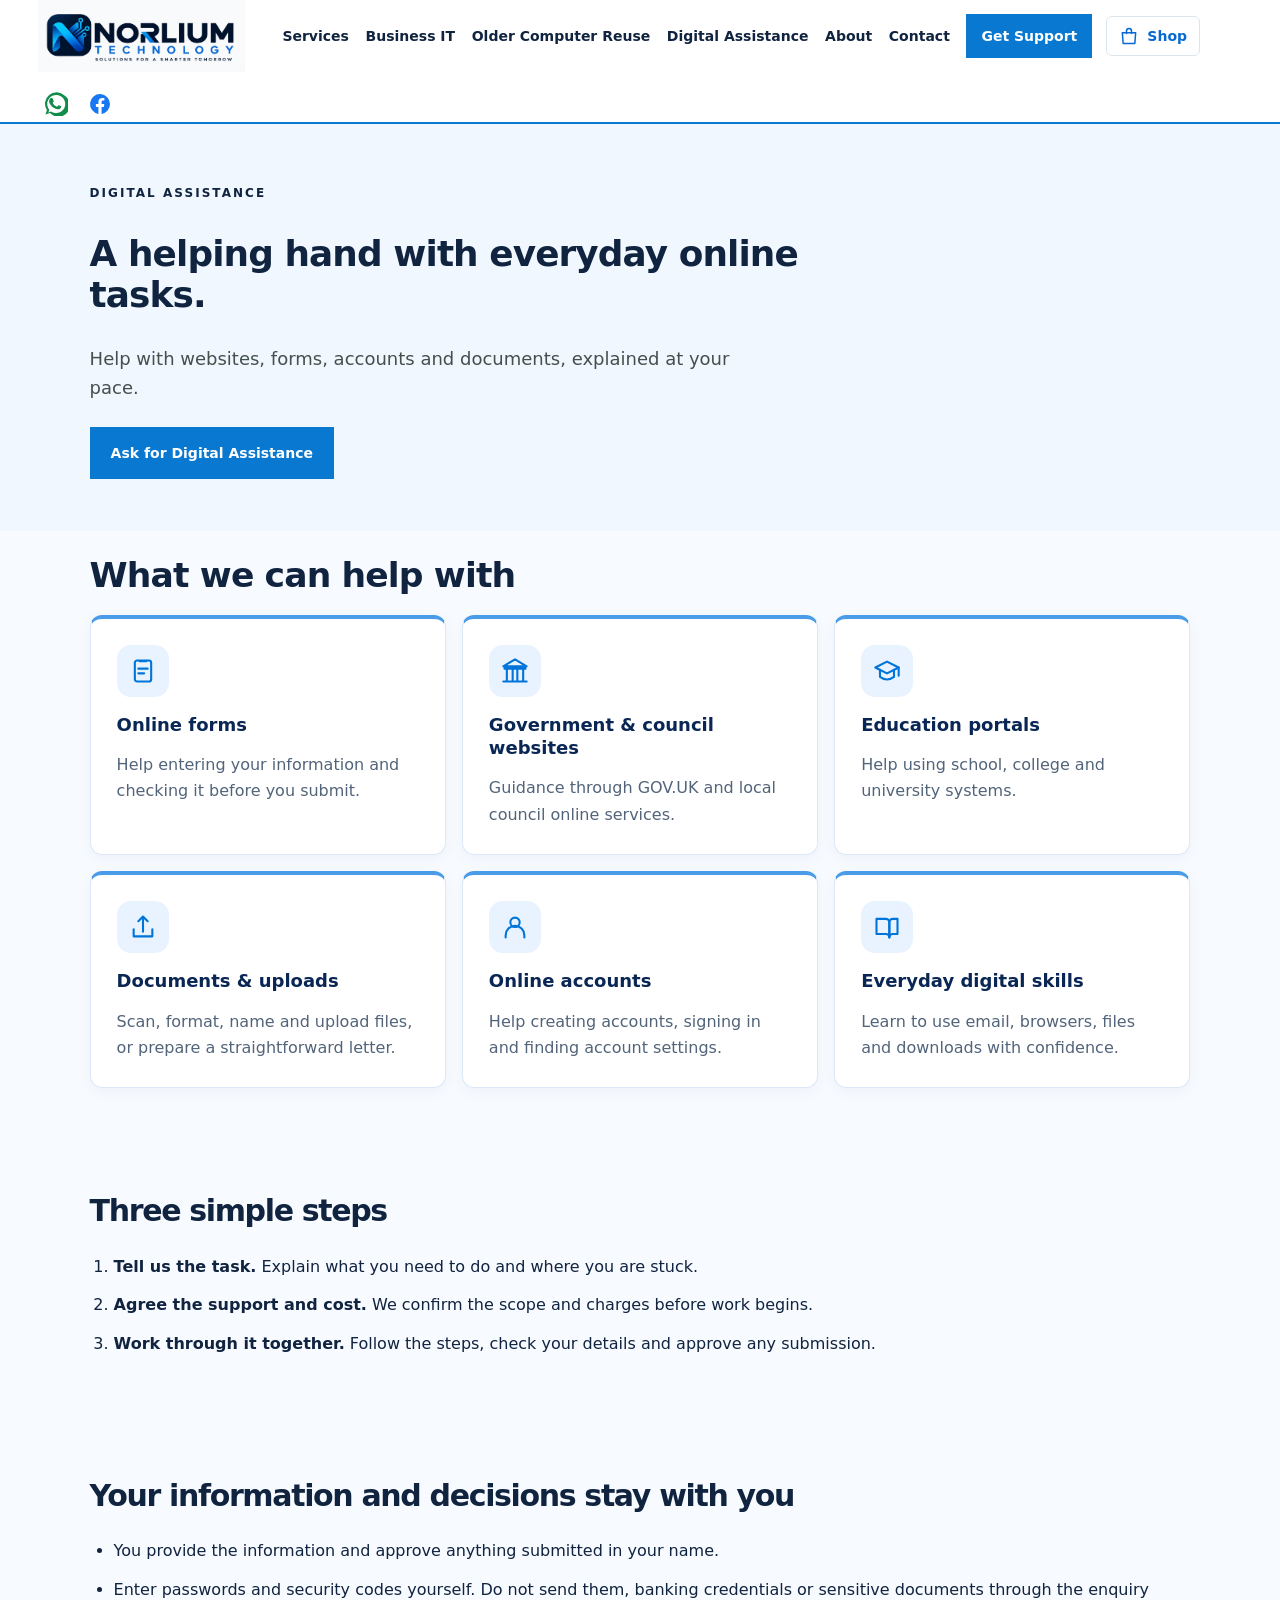
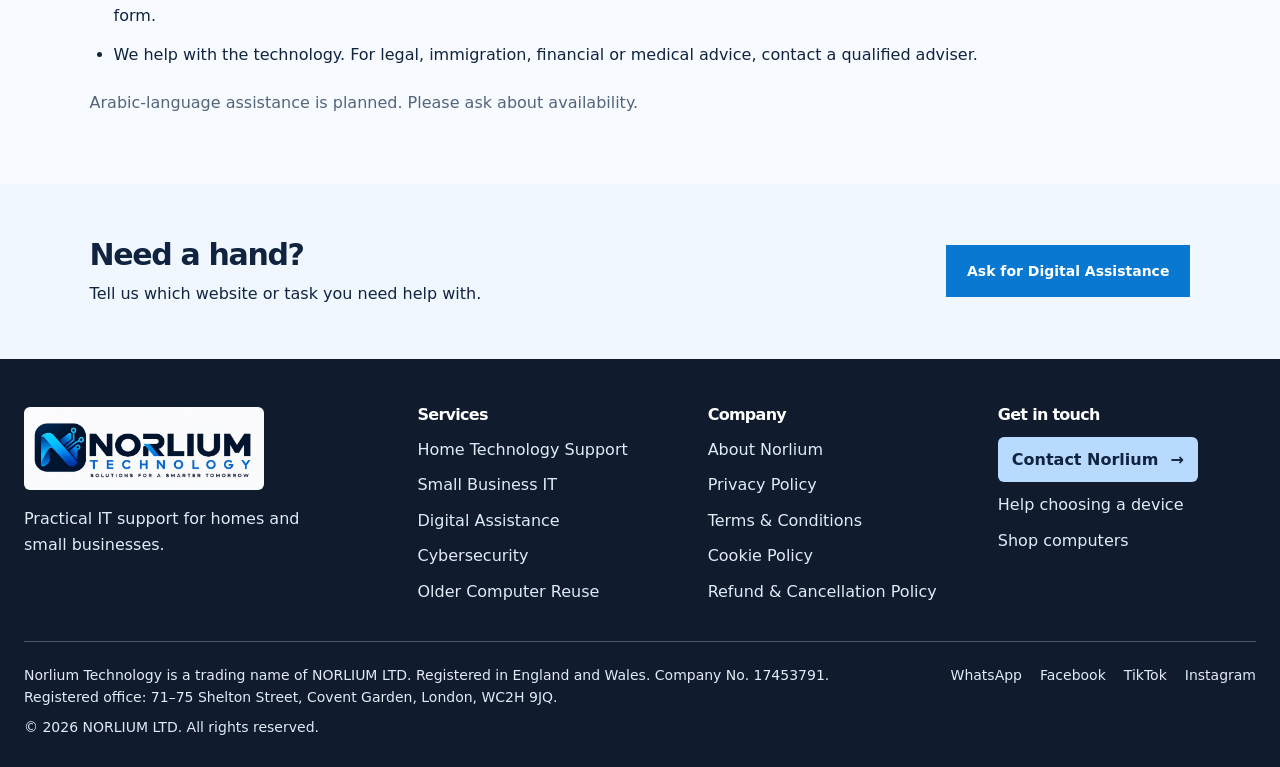
<file: digital-assistance/index.html>
<!doctype html>
<html lang="en">
<head>
  <meta charset="utf-8">
  <meta name="viewport" content="width=device-width, initial-scale=1">

  <title>Digital Assistance & Online Support | Norlium Technology</title>

  <meta
    name="description"
    content="Norlium Technology provides practical digital assistance with online services, forms, document uploads, GOV.UK websites, council services, education systems and general digital literacy."
  >

  <meta name="robots" content="index, follow">

  <link rel="canonical" href="https://www.norlium.co.uk/digital-assistance/">

  <meta property="og:type" content="website">
  <meta property="og:title" content="Digital Assistance & Online Support | Norlium Technology">
  <meta
    property="og:description"
    content="Patient, practical help using online services, forms, documents and everyday digital systems."
  >
  <meta property="og:url" content="https://www.norlium.co.uk/digital-assistance/">
  <meta property="og:site_name" content="Norlium">

  <meta name="twitter:card" content="summary_large_image">

  <link rel="stylesheet" href="../styles.css">
</head>

<body>
  <a class="skip-link" href="#main-content">Skip to main content</a>

  <header class="site-header">

    <a class="brand" href="/" aria-label="Norlium Technology home">
      <img
        src="/assets/images/Logo.png"
        alt="Norlium Technology"
        class="brand-logo"
        width="240"
        height="80"
      >
    </a>

    <button
      class="menu"
      type="button"
      aria-label="Open navigation menu"
      aria-expanded="false"
      aria-controls="main-navigation"
    >
      ☰
    </button>

    <nav id="main-navigation" aria-label="Primary navigation">
      <a href="/services/">Services</a>
      <a href="/business-it/">Business IT</a>
      <a href="/#linux">Older Computer Reuse</a>
      <a href="/digital-assistance/">Digital Assistance</a>
      <a href="/about/">About</a>
      <a href="/#contact">Contact</a>
      <a class="nav-cta" href="/#enquiry-form">Get Support</a>
          <!-- Mobile-only social media links -->
      <div class="mobile-social-links">
        <a
          href="https://api.whatsapp.com/send/?phone=447349499361&amp;text=Hello+Norlium%2C+I%E2%80%99d+like+some+help+with+one+of+your+technology+services.&amp;type=phone_number&amp;app_absent=0"
          target="_blank"
          rel="noopener noreferrer"
        >
          WhatsApp Business &rarr;
        </a>

        <a
          href="https://www.facebook.com/norliumtechnology/"
          target="_blank"
          rel="noopener noreferrer"
        >
          Facebook &rarr;
        </a>
      </div>
    </nav>

    <a class="header-shop"
       href="https://shop.norlium.co.uk/"
       aria-label="Visit Norlium Online Shop">
      <svg viewBox="0 0 24 24" fill="none"
           stroke="currentColor" stroke-width="1.8"
           stroke-linecap="round" stroke-linejoin="round"
           aria-hidden="true">
        <path d="M4 8h16l-1 13H5L4 8z"/>
        <path d="M9 9V6a3 3 0 0 1 6 0v3"/>
      </svg>
      <span>Shop</span>
    </a>

      <div class="header-social" aria-label="Norlium social media">
        <a
          class="social-link whatsapp-link"
          href="https://api.whatsapp.com/send/?phone=447349499361&amp;text=Hello+Norlium%2C+I%E2%80%99d+like+some+help+with+one+of+your+technology+services.&amp;type=phone_number&amp;app_absent=0"
          target="_blank"
          rel="noopener noreferrer"
          aria-label="Contact Norlium Technology on WhatsApp"
          title="WhatsApp Business"
        >
          <svg viewBox="0 0 24 24" aria-hidden="true" focusable="false">
            <path d="M20.5 3.5A11.5 11.5 0 0 0 2.9 18.1L1.5 22.5l4.5-1.4A11.5 11.5 0 1 0 20.5 3.5ZM12 21a9 9 0 0 1-4.6-1.3l-.3-.2-2.7.9.9-2.6-.2-.3A9 9 0 1 1 12 21Zm5-6.7c-.3-.2-1.8-.9-2.1-1s-.5-.2-.7.2-.8 1-1 1.1-.4.1-.7 0a7.5 7.5 0 0 1-3.7-3.3c-.3-.5.3-.5.9-1.7.1-.2 0-.4 0-.6l-1-2.3c-.3-.7-.6-.6-.8-.6h-.7c-.3 0-.6.1-.9.4s-1.2 1.2-1.2 2.8 1.2 3.2 1.4 3.4a10.4 10.4 0 0 0 4 3.6c2.4 1 3.3 1.1 4.5.9.7-.1 1.8-.8 2-1.6.3-.8.3-1.5.2-1.6s-.3-.2-.6-.4Z"/>
          </svg>
        </a>

        <a
          class="social-link facebook-link"
          href="https://www.facebook.com/norliumtechnology/"
          target="_blank"
          rel="noopener noreferrer"
          aria-label="Visit Norlium Technology on Facebook"
          title="Facebook"
        >
          <svg viewBox="0 0 24 24" aria-hidden="true" focusable="false">
            <path d="M22 12a10 10 0 1 0-11.6 9.9v-7H7.9V12h2.5V9.8c0-2.5 1.5-3.9 3.8-3.9 1.1 0 2.2.2 2.2.2v2.4h-1.2c-1.2 0-1.6.7-1.6 1.6V12h2.7l-.4 2.9h-2.3v7A10 10 0 0 0 22 12Z"/>
          </svg>
        </a>
      </div>

  </header>

  <main id="main-content" class="digital-simple">
    <section class="digital-intro">
      <p class="eyebrow">DIGITAL ASSISTANCE</p>
      <h1>A helping hand with everyday online tasks.</h1>
      <p class="lead">Help with websites, forms, accounts and documents, explained at your pace.</p>
      <a class="primary" href="/?service=digital#enquiry-form">Ask for Digital Assistance</a>
    </section>

    <section id="support-areas" aria-labelledby="digital-help-title">
      <h2 id="digital-help-title">What we can help with</h2>
      <div class="grid"><article><span class="digital-service-icon" aria-hidden="true"><svg viewBox="0 0 24 24" fill="none" stroke="currentColor" stroke-width="1.8" stroke-linecap="round" stroke-linejoin="round"><rect x="5" y="3" width="14" height="18" rx="2"/><path d="M9 3.5h6M8 10h8M8 14h5"/></svg></span><h3>Online forms</h3><p>Help entering your information and checking it before you submit.</p></article>
<article><span class="digital-service-icon" aria-hidden="true"><svg viewBox="0 0 24 24" fill="none" stroke="currentColor" stroke-width="1.8" stroke-linecap="round" stroke-linejoin="round"><path d="M3 10h18M5 10v10M10 10v10M14 10v10M19 10v10M2 21h20M12 2 2 8h20Z"/></svg></span><h3>Government & council websites</h3><p>Guidance through GOV.UK and local council online services.</p></article>
<article><span class="digital-service-icon" aria-hidden="true"><svg viewBox="0 0 24 24" fill="none" stroke="currentColor" stroke-width="1.8" stroke-linecap="round" stroke-linejoin="round"><path d="m2 9 10-5 10 5-10 5Z"/><path d="M6 11v6c4 3 8 3 12 0v-6M22 9v7"/></svg></span><h3>Education portals</h3><p>Help using school, college and university systems.</p></article>
<article><span class="digital-service-icon" aria-hidden="true"><svg viewBox="0 0 24 24" fill="none" stroke="currentColor" stroke-width="1.8" stroke-linecap="round" stroke-linejoin="round"><path d="M12 16V3m-4 4 4-4 4 4"/><path d="M4 14v6h16v-6"/></svg></span><h3>Documents & uploads</h3><p>Scan, format, name and upload files, or prepare a straightforward letter.</p></article>
<article><span class="digital-service-icon" aria-hidden="true"><svg viewBox="0 0 24 24" fill="none" stroke="currentColor" stroke-width="1.8" stroke-linecap="round" stroke-linejoin="round"><circle cx="12" cy="8" r="4"/><path d="M4 21v-2a8 8 0 0 1 16 0v2"/></svg></span><h3>Online accounts</h3><p>Help creating accounts, signing in and finding account settings.</p></article>
<article><span class="digital-service-icon" aria-hidden="true"><svg viewBox="0 0 24 24" fill="none" stroke="currentColor" stroke-width="1.8" stroke-linecap="round" stroke-linejoin="round"><path d="M3 5h8a3 3 0 0 1 3 3v13a3 3 0 0 0-3-3H3z"/><path d="M21 5h-4a3 3 0 0 0-3 3v13a3 3 0 0 1 3-3h4z"/></svg></span><h3>Everyday digital skills</h3><p>Learn to use email, browsers, files and downloads with confidence.</p></article></div>
    </section>

    <section class="digital-process" aria-labelledby="digital-approach">
      <h2 id="digital-approach">Three simple steps</h2>
      <ol>
        <li><strong>Tell us the task.</strong> Explain what you need to do and where you are stuck.</li>
        <li><strong>Agree the support and cost.</strong> We confirm the scope and charges before work begins.</li>
        <li><strong>Work through it together.</strong> Follow the steps, check your details and approve any submission.</li>
      </ol>
    </section>

    <section class="digital-details" aria-labelledby="digital-details-title">
      <h2 id="digital-details-title">Your information and decisions stay with you</h2>
      <ul>
        <li>You provide the information and approve anything submitted in your name.</li>
        <li>Enter passwords and security codes yourself. Do not send them, banking credentials or sensitive documents through the enquiry form.</li>
        <li>We help with the technology. For legal, immigration, financial or medical advice, contact a qualified adviser.</li>
      </ul>
      <p class="digital-language">Arabic-language assistance is planned. Please ask about availability.</p>
    </section>

    <section class="digital-next" aria-labelledby="digital-next-title">
      <div><h2 id="digital-next-title">Need a hand?</h2><p>Tell us which website or task you need help with.</p></div>
      <a class="primary" href="/?service=digital#enquiry-form">Ask for Digital Assistance</a>
    </section>
  </main>

  <footer class="site-footer">
    <div class="footer-inner">
      <div class="footer-main">
        <div class="footer-brand">
          <a href="/">
            <img src="/assets/images/Logo-optimised.webp"
                 alt="Norlium Technology home" width="240" height="80" loading="lazy">
          </a>
          <p>Practical IT support for homes and small businesses.</p>
        </div>

        <nav class="footer-nav" aria-labelledby="footer-services-heading">
          <h2 id="footer-services-heading">Services</h2>
          <a href="/services/">Home Technology Support</a>
          <a href="/business-it/">Small Business IT</a>
          <a href="/digital-assistance/">Digital Assistance</a>
          <a href="/cybersecurity/">Cybersecurity</a>
          <a href="/#linux">Older Computer Reuse</a>
        </nav>

        <nav class="footer-nav" aria-labelledby="footer-legal-heading">
          <h2 id="footer-legal-heading">Company</h2>
          <a href="/about/">About Norlium</a>
          <a href="/privacy/">Privacy Policy</a>
          <a href="/terms/">Terms &amp; Conditions</a>
          <a href="/cookies/">Cookie Policy</a>
          <a href="/refunds/">Refund &amp; Cancellation Policy</a>
        </nav>

        <nav class="footer-nav footer-actions" aria-labelledby="footer-contact-heading">
          <h2 id="footer-contact-heading">Get in touch</h2>
          <a class="footer-cta" href="/#contact">Contact Norlium <span aria-hidden="true">&rarr;</span></a>
          <a href="/device-request/">Help choosing a device</a>
          <a href="https://shop.norlium.co.uk/">Shop computers</a>
        </nav>
      </div>

      <div class="footer-bottom">
        <div class="company-details">
          <p>Norlium Technology is a trading name of NORLIUM LTD.
            Registered in England and Wales. Company No. 17453791.<br>
            Registered office: 71–75 Shelton Street, Covent Garden, London, WC2H 9JQ.</p>
          <p>&copy; 2026 NORLIUM LTD. All rights reserved.</p>
        </div>

        <nav class="footer-social" aria-label="Norlium social and messaging links">
          <a href="https://wa.me/447349499361">WhatsApp</a>
          <a href="https://www.facebook.com/norliumtechnology/">Facebook</a>
          <a href="https://www.tiktok.com/@norliumtech">TikTok</a>
          <a href="https://www.instagram.com/norliumtechnology/">Instagram</a>
        </nav>
      </div>
    </div>
  </footer>

  <script src="/assets/js/site.js" defer></script>
</body>
</html>
</file>
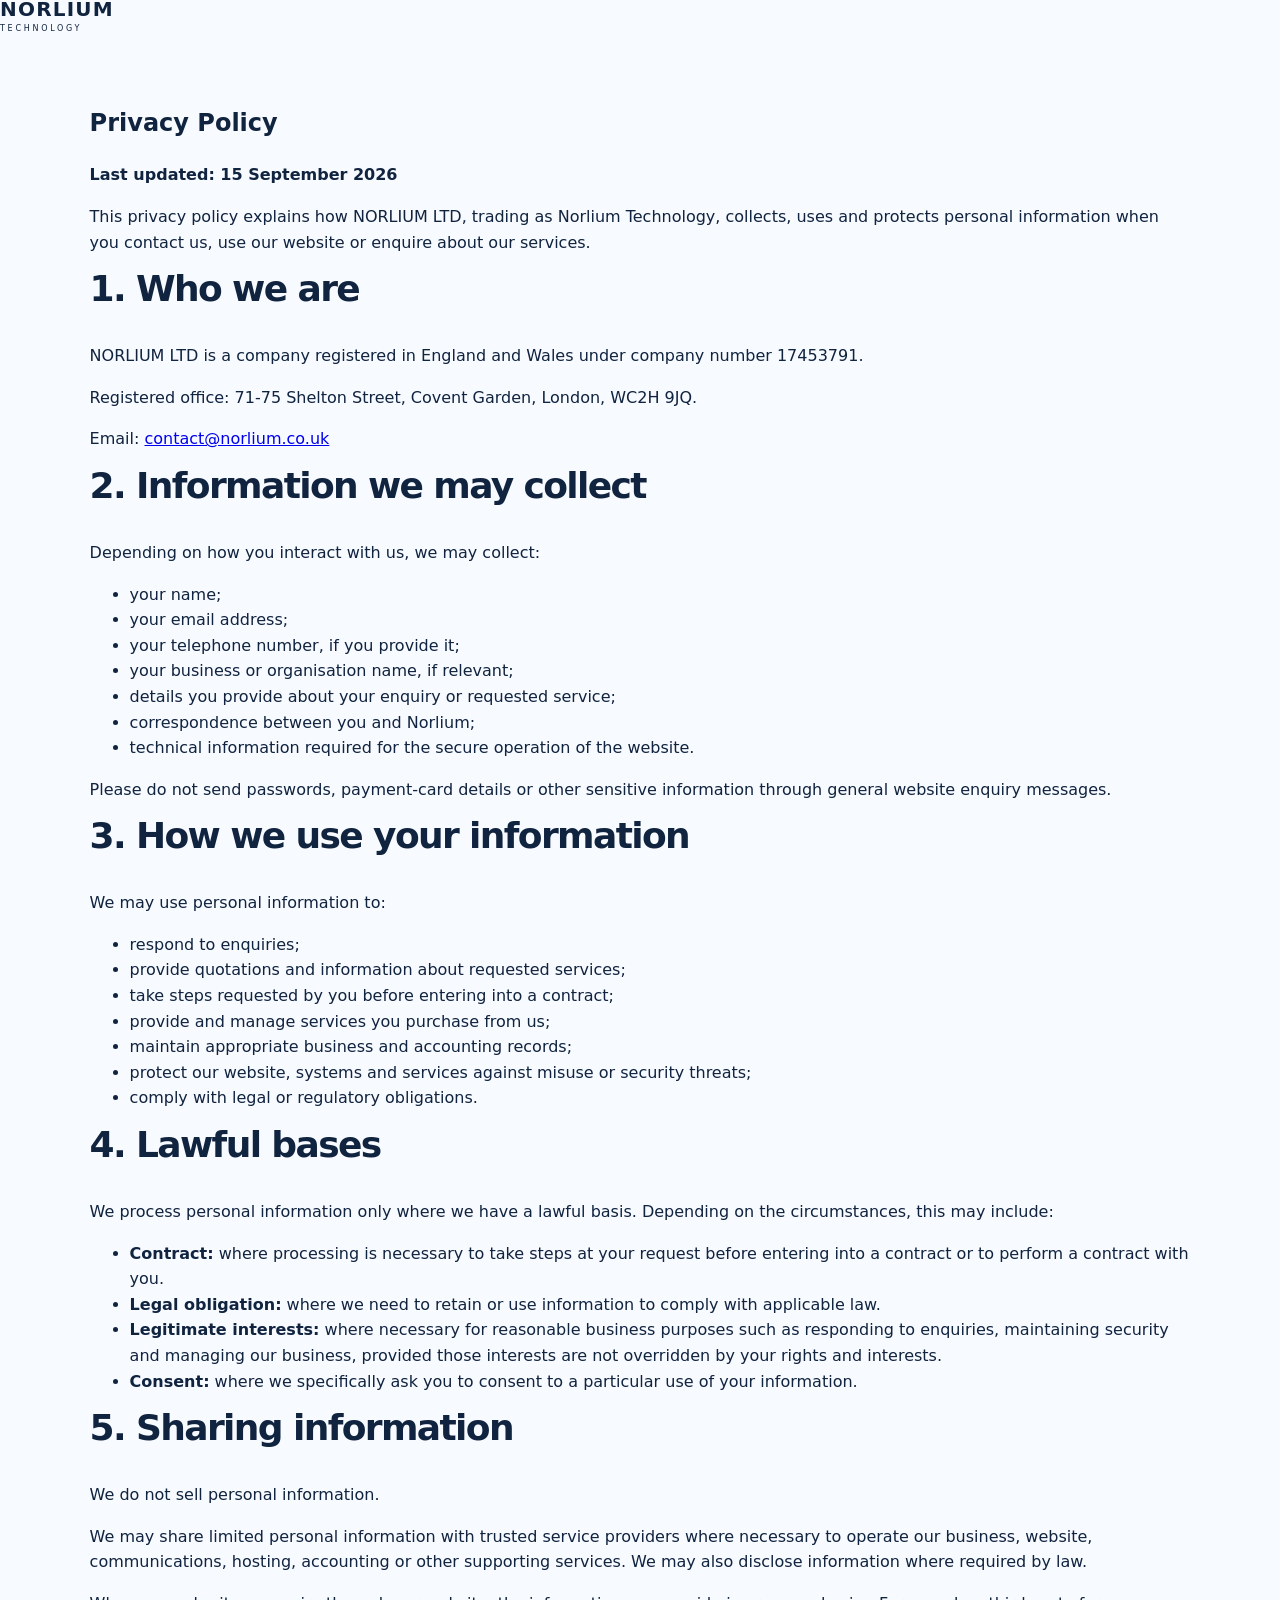
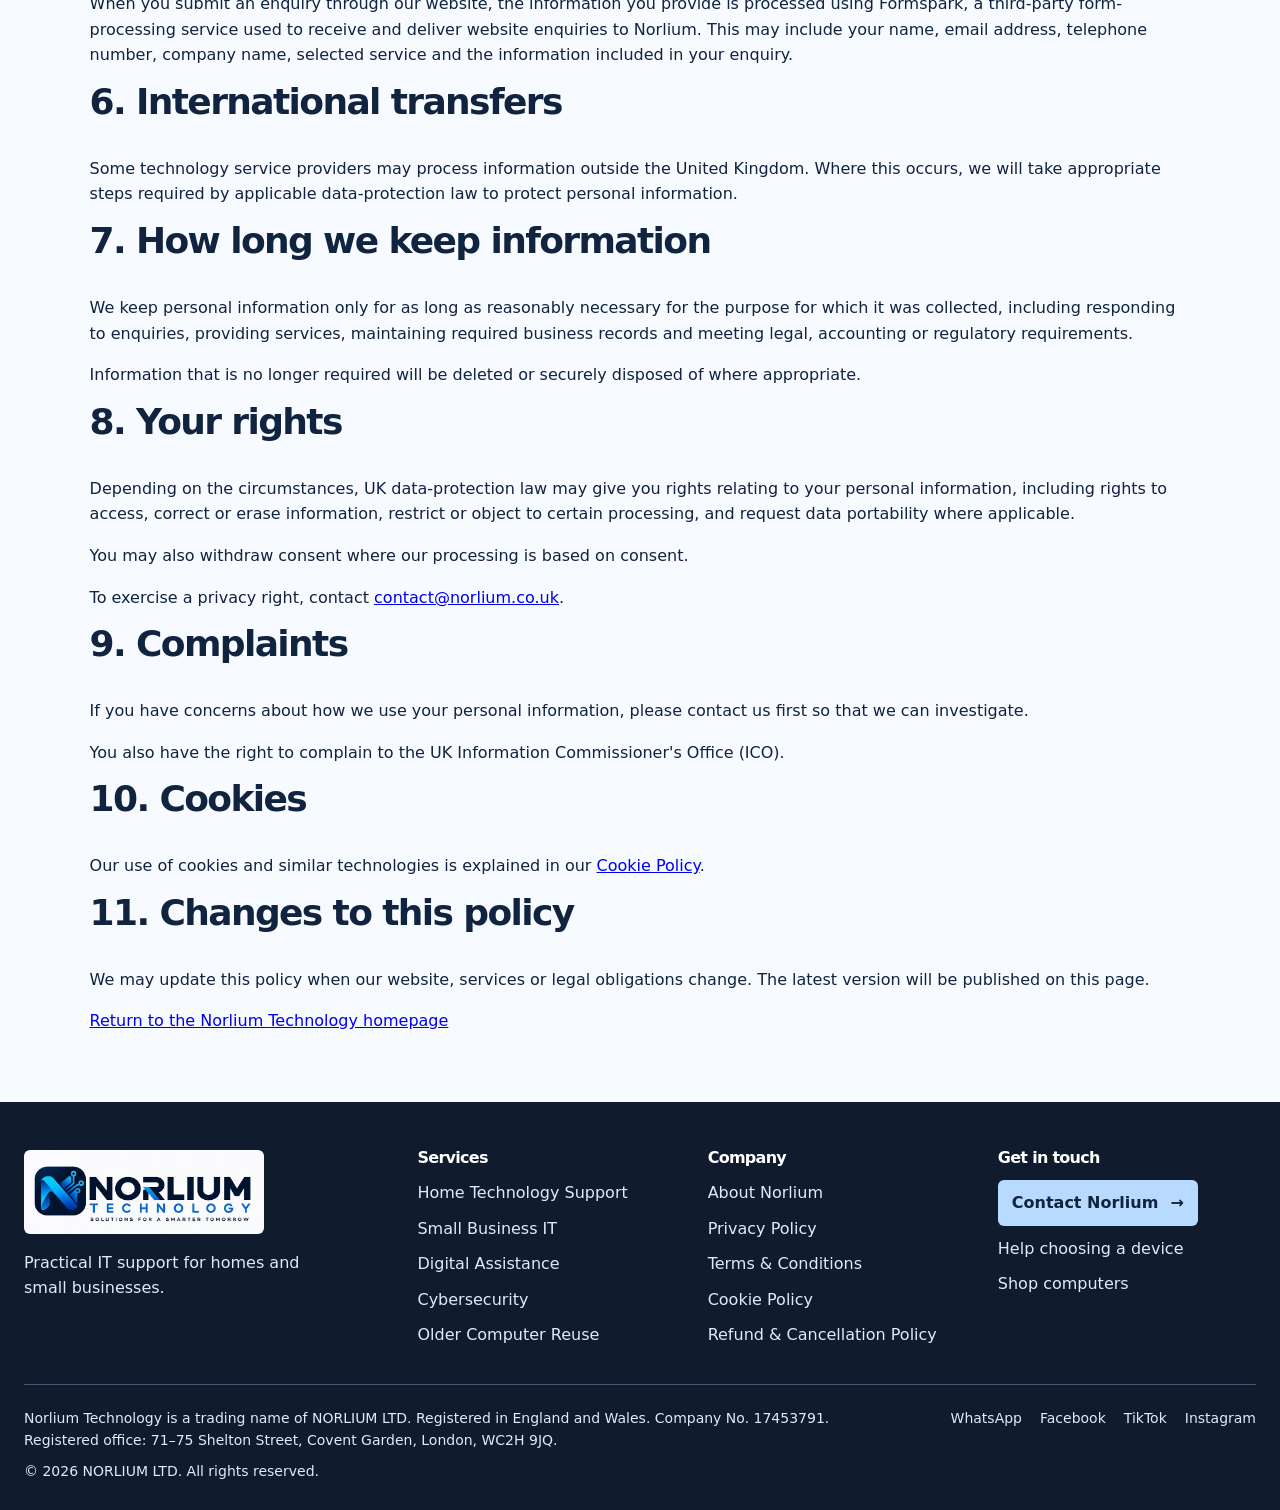
<file: privacy/index.html>
<!doctype html>
<html lang="en">
<head>
  <meta charset="utf-8">
  <meta name="viewport" content="width=device-width,initial-scale=1">
  <meta name="description" content="Privacy Policy for Norlium Technology, operated by NORLIUM LTD.">
  <title>Privacy Policy | Norlium Technology</title>
  <link rel="stylesheet" href="/styles.css">
</head>

<body>

  <header>
    <a class="brand" href="/" aria-label="Norlium Technology home">
      <span>NORLIUM</span>
      <small>TECHNOLOGY</small>
    </a>
  </header>

  <main>
    <section class="legal-page">
      <h1>Privacy Policy</h1>

      <p><strong>Last updated: 15 September 2026</strong></p>

      <p>
        This privacy policy explains how NORLIUM LTD, trading as Norlium
        Technology, collects, uses and protects personal information when you
        contact us, use our website or enquire about our services.
      </p>

      <h2>1. Who we are</h2>

      <p>
        NORLIUM LTD is a company registered in England and Wales under company
        number 17453791.
      </p>

      <p>
        Registered office: 71-75 Shelton Street, Covent Garden, London,
        WC2H 9JQ.
      </p>

      <p>
        Email:
        <a href="mailto:contact@norlium.co.uk">contact@norlium.co.uk</a>
      </p>

      <h2>2. Information we may collect</h2>

      <p>Depending on how you interact with us, we may collect:</p>

      <ul>
        <li>your name;</li>
        <li>your email address;</li>
        <li>your telephone number, if you provide it;</li>
        <li>your business or organisation name, if relevant;</li>
        <li>details you provide about your enquiry or requested service;</li>
        <li>correspondence between you and Norlium;</li>
        <li>technical information required for the secure operation of the website.</li>
      </ul>

      <p>
        Please do not send passwords, payment-card details or other sensitive
        information through general website enquiry messages.
      </p>

      <h2>3. How we use your information</h2>

      <p>We may use personal information to:</p>

      <ul>
        <li>respond to enquiries;</li>
        <li>provide quotations and information about requested services;</li>
        <li>take steps requested by you before entering into a contract;</li>
        <li>provide and manage services you purchase from us;</li>
        <li>maintain appropriate business and accounting records;</li>
        <li>protect our website, systems and services against misuse or security threats;</li>
        <li>comply with legal or regulatory obligations.</li>
      </ul>

      <h2>4. Lawful bases</h2>

      <p>
        We process personal information only where we have a lawful basis.
        Depending on the circumstances, this may include:
      </p>

      <ul>
        <li>
          <strong>Contract:</strong> where processing is necessary to take
          steps at your request before entering into a contract or to perform
          a contract with you.
        </li>
        <li>
          <strong>Legal obligation:</strong> where we need to retain or use
          information to comply with applicable law.
        </li>
        <li>
          <strong>Legitimate interests:</strong> where necessary for reasonable
          business purposes such as responding to enquiries, maintaining
          security and managing our business, provided those interests are not
          overridden by your rights and interests.
        </li>
        <li>
          <strong>Consent:</strong> where we specifically ask you to consent
          to a particular use of your information.
        </li>
      </ul>

      <h2>5. Sharing information</h2>

      <p>
        We do not sell personal information.
      </p>

      <p>
        We may share limited personal information with trusted service
        providers where necessary to operate our business, website,
        communications, hosting, accounting or other supporting services.
        We may also disclose information where required by law.
      </p>

      <p>
        When you submit an enquiry through our website, the information you
        provide is processed using Formspark, a third-party form-processing
        service used to receive and deliver website enquiries to
        Norlium. This may include your name, email address, telephone number,
        company name, selected service and the information included in your
        enquiry.
      </p>

      <h2>6. International transfers</h2>

      <p>
        Some technology service providers may process information outside the
        United Kingdom. Where this occurs, we will take appropriate steps
        required by applicable data-protection law to protect personal
        information.
      </p>

      <h2>7. How long we keep information</h2>

      <p>
        We keep personal information only for as long as reasonably necessary
        for the purpose for which it was collected, including responding to
        enquiries, providing services, maintaining required business records
        and meeting legal, accounting or regulatory requirements.
      </p>

      <p>
        Information that is no longer required will be deleted or securely
        disposed of where appropriate.
      </p>

      <h2>8. Your rights</h2>

      <p>
        Depending on the circumstances, UK data-protection law may give you
        rights relating to your personal information, including rights to
        access, correct or erase information, restrict or object to certain
        processing, and request data portability where applicable.
      </p>

      <p>
        You may also withdraw consent where our processing is based on consent.
      </p>

      <p>
        To exercise a privacy right, contact
        <a href="mailto:contact@norlium.co.uk">contact@norlium.co.uk</a>.
      </p>

      <h2>9. Complaints</h2>

      <p>
        If you have concerns about how we use your personal information,
        please contact us first so that we can investigate.
      </p>

      <p>
        You also have the right to complain to the UK Information
        Commissioner's Office (ICO).
      </p>

      <h2>10. Cookies</h2>

      <p>
        Our use of cookies and similar technologies is explained in our
        <a href="/cookies/">Cookie Policy</a>.
      </p>

      <h2>11. Changes to this policy</h2>

      <p>
        We may update this policy when our website, services or legal
        obligations change. The latest version will be published on this page.
      </p>

      <p><a href="/">Return to the Norlium Technology homepage</a></p>
    </section>
  </main>

  <footer class="site-footer">
    <div class="footer-inner">
      <div class="footer-main">
        <div class="footer-brand">
          <a href="/">
            <img src="/assets/images/Logo-optimised.webp"
                 alt="Norlium Technology home" width="240" height="80" loading="lazy">
          </a>
          <p>Practical IT support for homes and small businesses.</p>
        </div>

        <nav class="footer-nav" aria-labelledby="footer-services-heading">
          <h2 id="footer-services-heading">Services</h2>
          <a href="/services/">Home Technology Support</a>
          <a href="/business-it/">Small Business IT</a>
          <a href="/digital-assistance/">Digital Assistance</a>
          <a href="/cybersecurity/">Cybersecurity</a>
          <a href="/#linux">Older Computer Reuse</a>
        </nav>

        <nav class="footer-nav" aria-labelledby="footer-legal-heading">
          <h2 id="footer-legal-heading">Company</h2>
          <a href="/about/">About Norlium</a>
          <a href="/privacy/">Privacy Policy</a>
          <a href="/terms/">Terms &amp; Conditions</a>
          <a href="/cookies/">Cookie Policy</a>
          <a href="/refunds/">Refund &amp; Cancellation Policy</a>
        </nav>

        <nav class="footer-nav footer-actions" aria-labelledby="footer-contact-heading">
          <h2 id="footer-contact-heading">Get in touch</h2>
          <a class="footer-cta" href="/#contact">Contact Norlium <span aria-hidden="true">&rarr;</span></a>
          <a href="/device-request/">Help choosing a device</a>
          <a href="https://shop.norlium.co.uk/">Shop computers</a>
        </nav>
      </div>

      <div class="footer-bottom">
        <div class="company-details">
          <p>Norlium Technology is a trading name of NORLIUM LTD.
            Registered in England and Wales. Company No. 17453791.<br>
            Registered office: 71–75 Shelton Street, Covent Garden, London, WC2H 9JQ.</p>
          <p>&copy; 2026 NORLIUM LTD. All rights reserved.</p>
        </div>

        <nav class="footer-social" aria-label="Norlium social and messaging links">
          <a href="https://wa.me/447349499361">WhatsApp</a>
          <a href="https://www.facebook.com/norliumtechnology/">Facebook</a>
          <a href="https://www.tiktok.com/@norliumtech">TikTok</a>
          <a href="https://www.instagram.com/norliumtechnology/">Instagram</a>
        </nav>
      </div>
    </div>
  </footer>

</body>
</html>
</file>
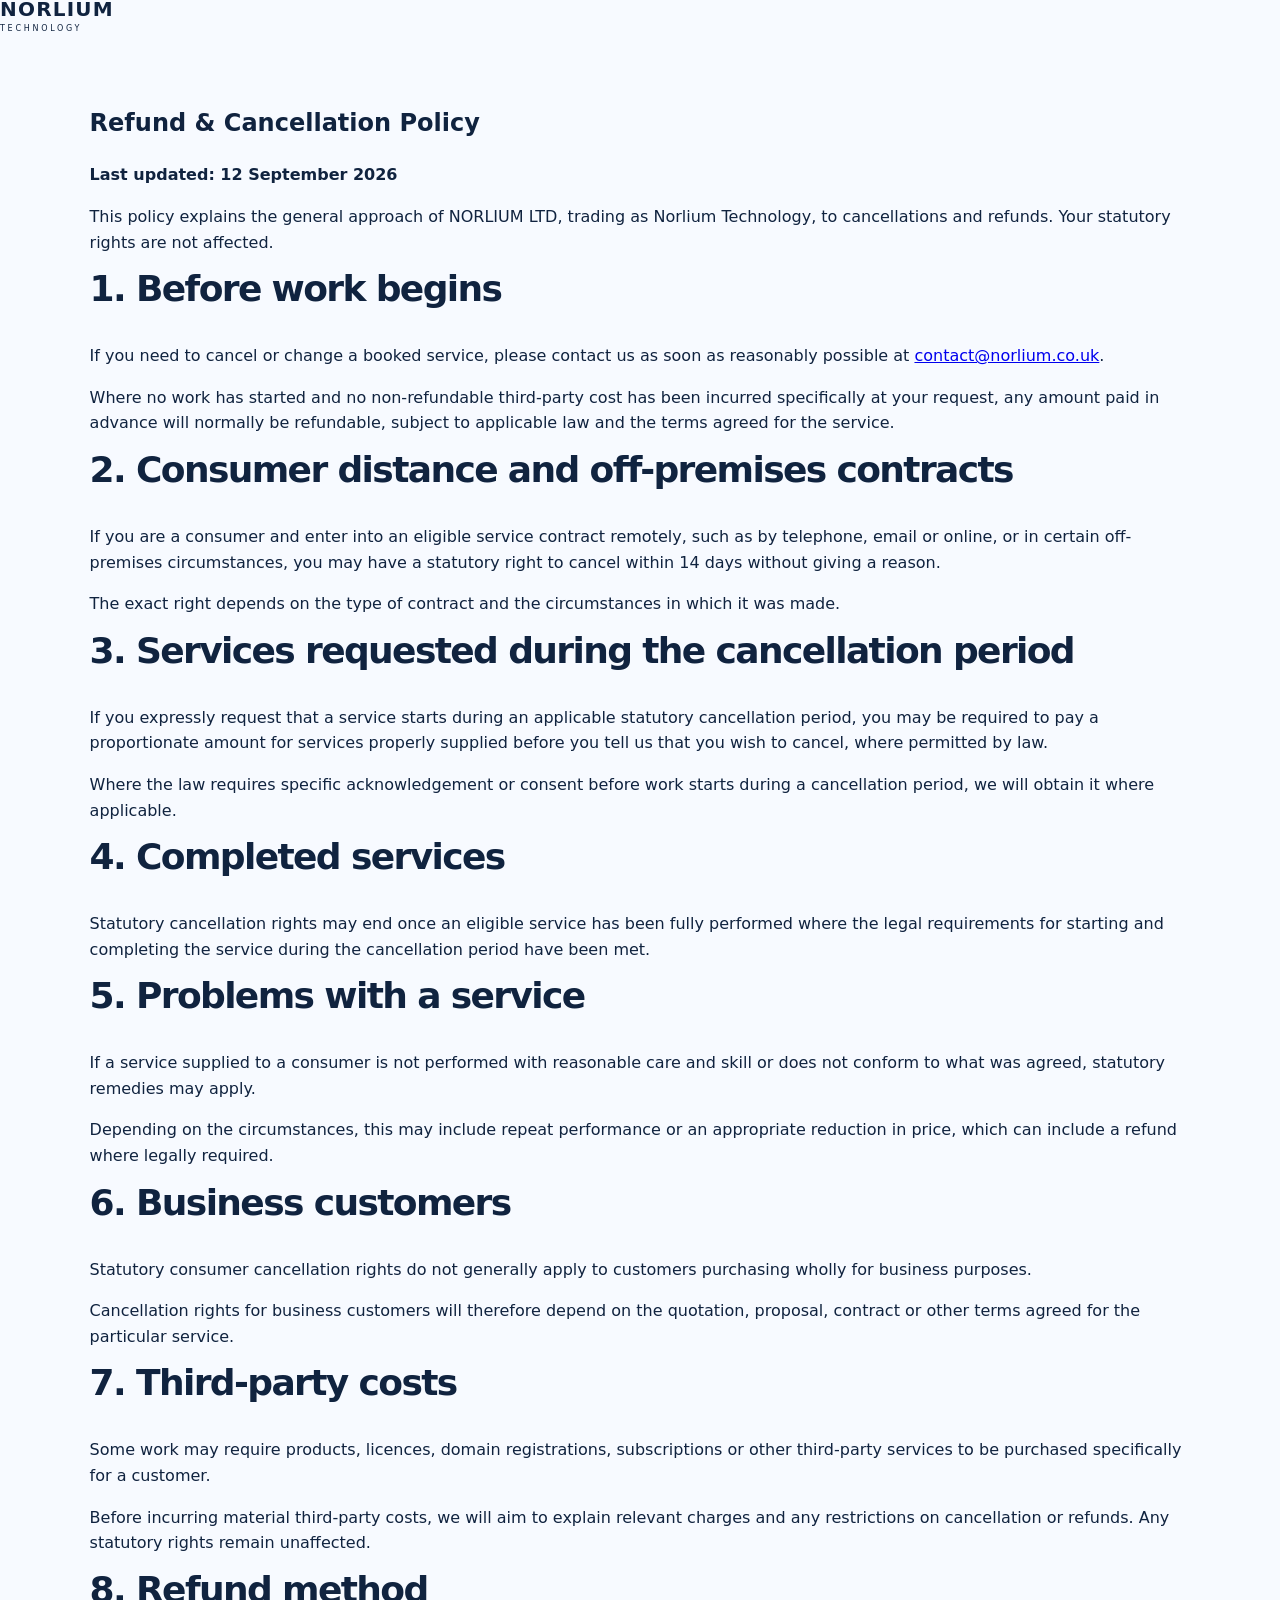
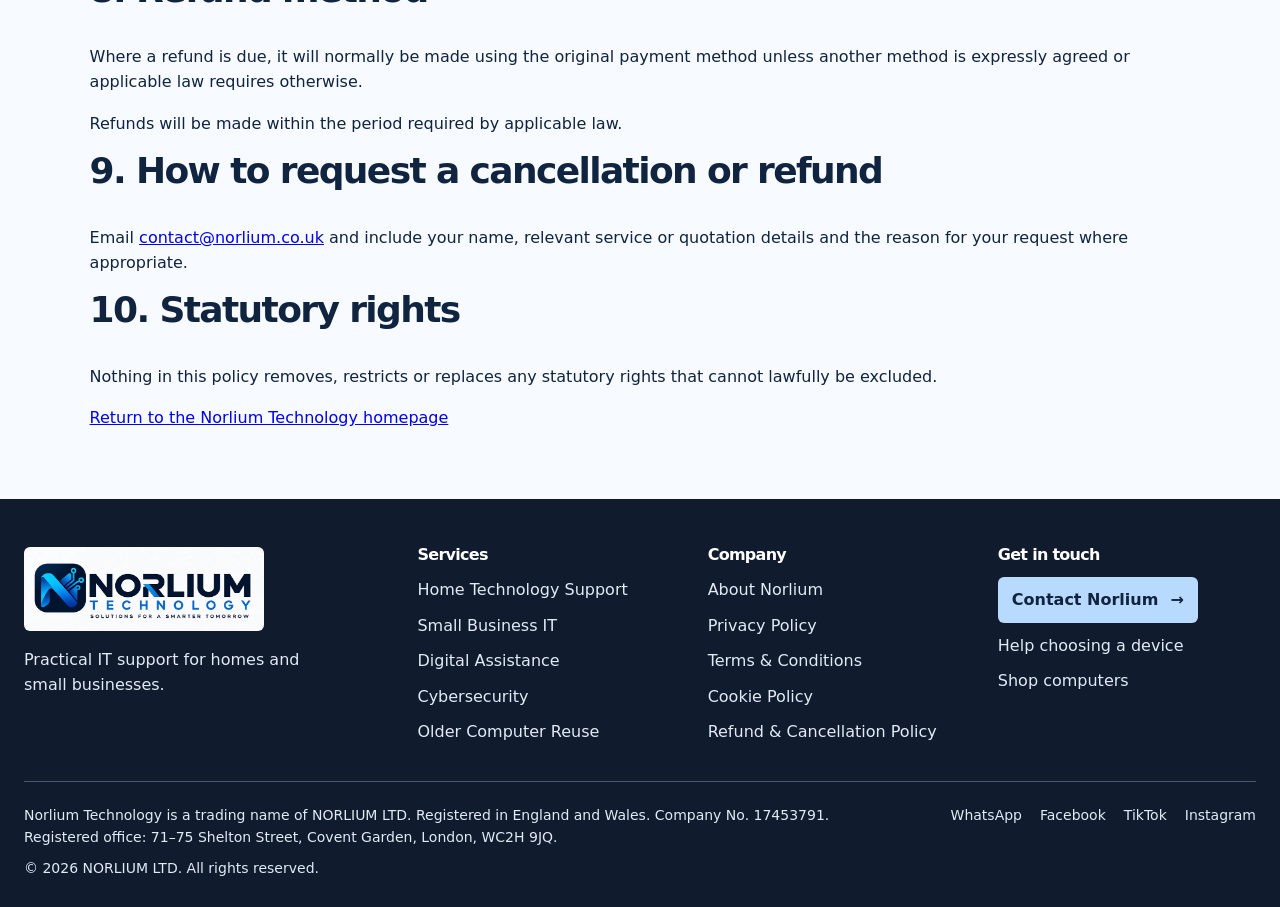
<file: refunds/index.html>
<!doctype html>
<html lang="en">
<head>
  <meta charset="utf-8">
  <meta name="viewport" content="width=device-width,initial-scale=1">
  <meta name="description" content="Refund and Cancellation Policy for Norlium Technology.">
  <title>Refund & Cancellation Policy | Norlium Technology</title>
  <link rel="stylesheet" href="/styles.css">
</head>

<body>

  <header>
    <a class="brand" href="/" aria-label="Norlium Technology home">
      <span>NORLIUM</span>
      <small>TECHNOLOGY</small>
    </a>
  </header>

  <main>
    <section class="legal-page">
      <h1>Refund &amp; Cancellation Policy</h1>

      <p><strong>Last updated: 12 September 2026</strong></p>

      <p>
        This policy explains the general approach of NORLIUM LTD, trading as
        Norlium Technology, to cancellations and refunds. Your statutory rights
        are not affected.
      </p>

      <h2>1. Before work begins</h2>

      <p>
        If you need to cancel or change a booked service, please contact us as
        soon as reasonably possible at
        <a href="mailto:contact@norlium.co.uk">contact@norlium.co.uk</a>.
      </p>

      <p>
        Where no work has started and no non-refundable third-party cost has
        been incurred specifically at your request, any amount paid in advance
        will normally be refundable, subject to applicable law and the terms
        agreed for the service.
      </p>

      <h2>2. Consumer distance and off-premises contracts</h2>

      <p>
        If you are a consumer and enter into an eligible service contract
        remotely, such as by telephone, email or online, or in certain
        off-premises circumstances, you may have a statutory right to cancel
        within 14 days without giving a reason.
      </p>

      <p>
        The exact right depends on the type of contract and the circumstances
        in which it was made.
      </p>

      <h2>3. Services requested during the cancellation period</h2>

      <p>
        If you expressly request that a service starts during an applicable
        statutory cancellation period, you may be required to pay a
        proportionate amount for services properly supplied before you tell us
        that you wish to cancel, where permitted by law.
      </p>

      <p>
        Where the law requires specific acknowledgement or consent before work
        starts during a cancellation period, we will obtain it where
        applicable.
      </p>

      <h2>4. Completed services</h2>

      <p>
        Statutory cancellation rights may end once an eligible service has
        been fully performed where the legal requirements for starting and
        completing the service during the cancellation period have been met.
      </p>

      <h2>5. Problems with a service</h2>

      <p>
        If a service supplied to a consumer is not performed with reasonable
        care and skill or does not conform to what was agreed, statutory
        remedies may apply.
      </p>

      <p>
        Depending on the circumstances, this may include repeat performance
        or an appropriate reduction in price, which can include a refund where
        legally required.
      </p>

      <h2>6. Business customers</h2>

      <p>
        Statutory consumer cancellation rights do not generally apply to
        customers purchasing wholly for business purposes.
      </p>

      <p>
        Cancellation rights for business customers will therefore depend on
        the quotation, proposal, contract or other terms agreed for the
        particular service.
      </p>

      <h2>7. Third-party costs</h2>

      <p>
        Some work may require products, licences, domain registrations,
        subscriptions or other third-party services to be purchased
        specifically for a customer.
      </p>

      <p>
        Before incurring material third-party costs, we will aim to explain
        relevant charges and any restrictions on cancellation or refunds.
        Any statutory rights remain unaffected.
      </p>

      <h2>8. Refund method</h2>

      <p>
        Where a refund is due, it will normally be made using the original
        payment method unless another method is expressly agreed or applicable
        law requires otherwise.
      </p>

      <p>
        Refunds will be made within the period required by applicable law.
      </p>

      <h2>9. How to request a cancellation or refund</h2>

      <p>
        Email
        <a href="mailto:contact@norlium.co.uk">contact@norlium.co.uk</a>
        and include your name, relevant service or quotation details and the
        reason for your request where appropriate.
      </p>

      <h2>10. Statutory rights</h2>

      <p>
        Nothing in this policy removes, restricts or replaces any statutory
        rights that cannot lawfully be excluded.
      </p>

      <p><a href="/">Return to the Norlium Technology homepage</a></p>
    </section>
  </main>

  <footer class="site-footer">
    <div class="footer-inner">
      <div class="footer-main">
        <div class="footer-brand">
          <a href="/">
            <img src="/assets/images/Logo-optimised.webp"
                 alt="Norlium Technology home" width="240" height="80" loading="lazy">
          </a>
          <p>Practical IT support for homes and small businesses.</p>
        </div>

        <nav class="footer-nav" aria-labelledby="footer-services-heading">
          <h2 id="footer-services-heading">Services</h2>
          <a href="/services/">Home Technology Support</a>
          <a href="/business-it/">Small Business IT</a>
          <a href="/digital-assistance/">Digital Assistance</a>
          <a href="/cybersecurity/">Cybersecurity</a>
          <a href="/#linux">Older Computer Reuse</a>
        </nav>

        <nav class="footer-nav" aria-labelledby="footer-legal-heading">
          <h2 id="footer-legal-heading">Company</h2>
          <a href="/about/">About Norlium</a>
          <a href="/privacy/">Privacy Policy</a>
          <a href="/terms/">Terms &amp; Conditions</a>
          <a href="/cookies/">Cookie Policy</a>
          <a href="/refunds/">Refund &amp; Cancellation Policy</a>
        </nav>

        <nav class="footer-nav footer-actions" aria-labelledby="footer-contact-heading">
          <h2 id="footer-contact-heading">Get in touch</h2>
          <a class="footer-cta" href="/#contact">Contact Norlium <span aria-hidden="true">&rarr;</span></a>
          <a href="/device-request/">Help choosing a device</a>
          <a href="https://shop.norlium.co.uk/">Shop computers</a>
        </nav>
      </div>

      <div class="footer-bottom">
        <div class="company-details">
          <p>Norlium Technology is a trading name of NORLIUM LTD.
            Registered in England and Wales. Company No. 17453791.<br>
            Registered office: 71–75 Shelton Street, Covent Garden, London, WC2H 9JQ.</p>
          <p>&copy; 2026 NORLIUM LTD. All rights reserved.</p>
        </div>

        <nav class="footer-social" aria-label="Norlium social and messaging links">
          <a href="https://wa.me/447349499361">WhatsApp</a>
          <a href="https://www.facebook.com/norliumtechnology/">Facebook</a>
          <a href="https://www.tiktok.com/@norliumtech">TikTok</a>
          <a href="https://www.instagram.com/norliumtechnology/">Instagram</a>
        </nav>
      </div>
    </div>
  </footer>

</body>
</html>
</file>
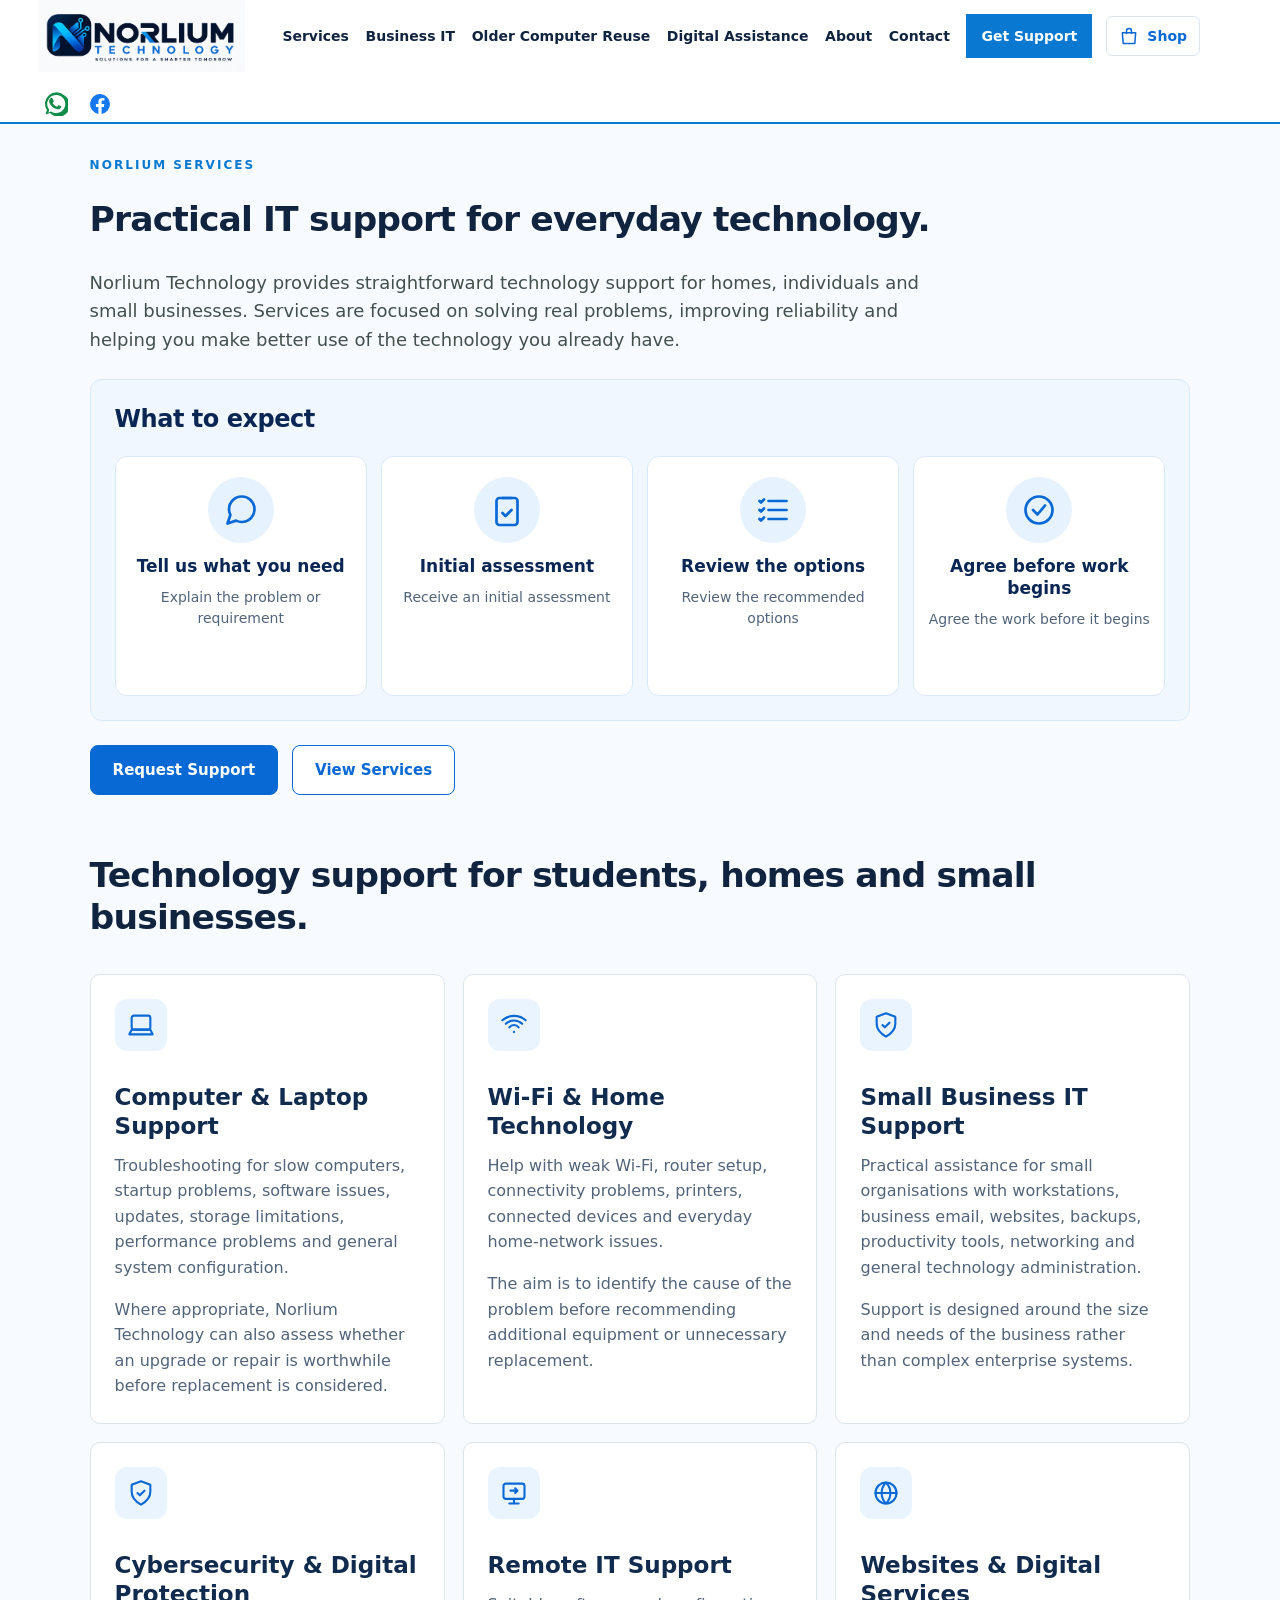
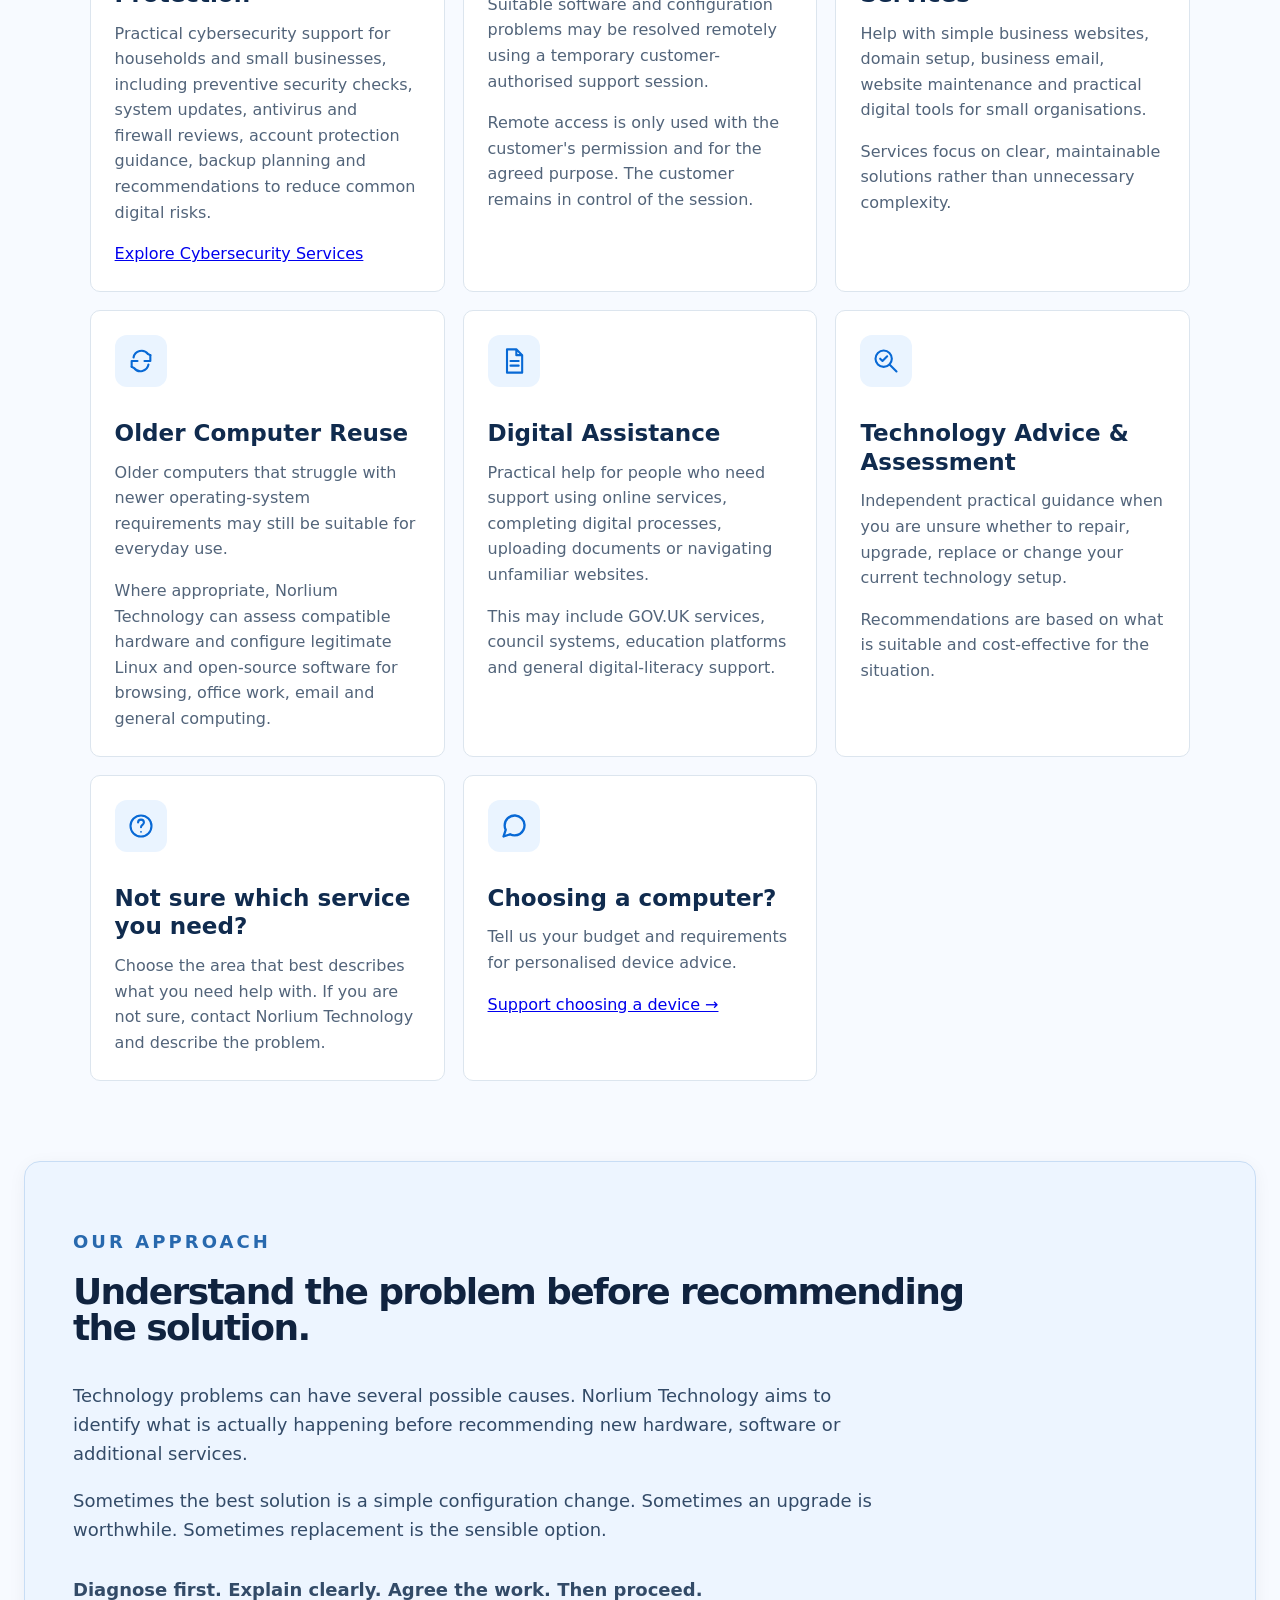
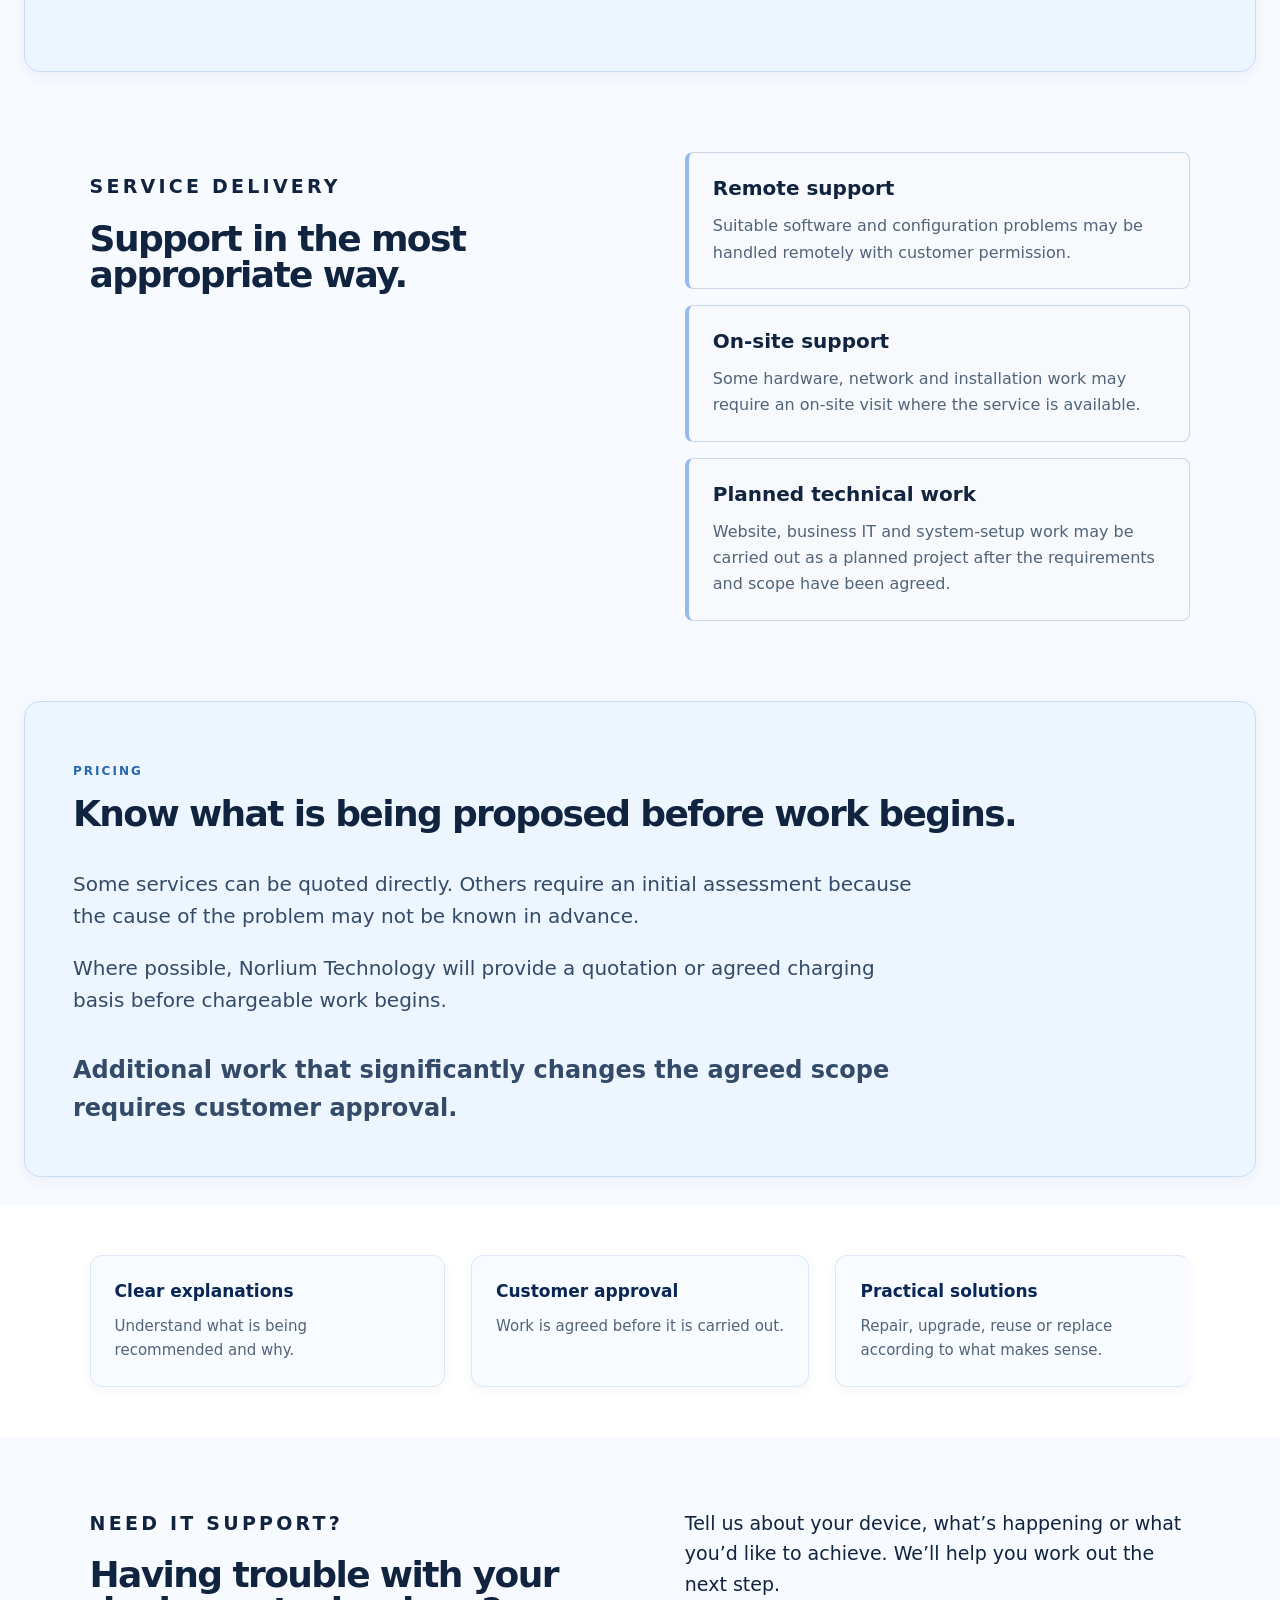
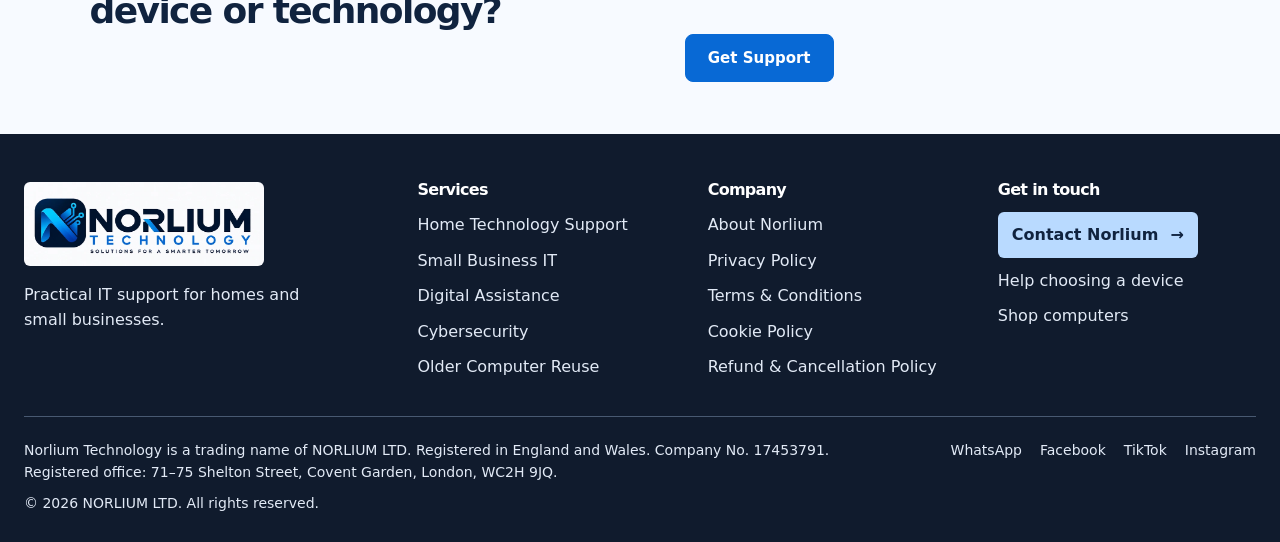
<file: services/index.html>
<!doctype html>
<html lang="en">
<head>
  <meta charset="utf-8">
  <meta name="viewport" content="width=device-width, initial-scale=1">

  <title>IT Support Services | Norlium Technology</title>

  <meta
    name="description"
    content="Explore Norlium Technology IT support services for homes and small businesses, including computer repair, Wi-Fi help, business IT, remote support, websites, digital assistance and Linux solutions."
  >

  <meta name="robots" content="index, follow">

  <link rel="canonical" href="https://www.norlium.co.uk/services/">

  <meta property="og:type" content="website">
  <meta property="og:title" content="IT Support Services | Norlium Technology">
  <meta
    property="og:description"
    content="Practical IT support for homes and small businesses, from computer troubleshooting and Wi-Fi support to business IT, websites and open-source solutions."
  >
  <meta property="og:url" content="https://www.norlium.co.uk/services/">
  <meta property="og:site_name" content="Norlium">

  <meta name="twitter:card" content="summary_large_image">

  <link rel="stylesheet" href="../styles.css">
</head>

<body>
  <a class="skip-link" href="#main-content">Skip to main content</a>

  <header class="site-header">

    <a class="brand" href="/" aria-label="Norlium Technology home">
      <img
        src="/assets/images/Logo.png"
        alt="Norlium Technology"
        class="brand-logo"
        width="240"
        height="80"
      >
    </a>

    <button
      class="menu"
      type="button"
      aria-label="Open navigation menu"
      aria-expanded="false"
      aria-controls="main-navigation"
    >
      ☰
    </button>

    <nav id="main-navigation" aria-label="Primary navigation">
      <a href="/services/">Services</a>
      <a href="/business-it/">Business IT</a>
      <a href="/#linux">Older Computer Reuse</a>
      <a href="/digital-assistance/">Digital Assistance</a>
      <a href="/about/">About</a>
      <a href="/#contact">Contact</a>
      <a class="nav-cta" href="/#enquiry-form">Get Support</a>
          <!-- Mobile-only social media links -->
      <div class="mobile-social-links">
        <a
          href="https://api.whatsapp.com/send/?phone=447349499361&amp;text=Hello+Norlium%2C+I%E2%80%99d+like+some+help+with+one+of+your+technology+services.&amp;type=phone_number&amp;app_absent=0"
          target="_blank"
          rel="noopener noreferrer"
        >
          WhatsApp Business &rarr;
        </a>

        <a
          href="https://www.facebook.com/norliumtechnology/"
          target="_blank"
          rel="noopener noreferrer"
        >
          Facebook &rarr;
        </a>
      </div>
    </nav>

    <a class="header-shop"
       href="https://shop.norlium.co.uk/"
       aria-label="Visit Norlium Online Shop">
      <svg viewBox="0 0 24 24" fill="none"
           stroke="currentColor" stroke-width="1.8"
           stroke-linecap="round" stroke-linejoin="round"
           aria-hidden="true">
        <path d="M4 8h16l-1 13H5L4 8z"/>
        <path d="M9 9V6a3 3 0 0 1 6 0v3"/>
      </svg>
      <span>Shop</span>
    </a>

      <div class="header-social" aria-label="Norlium social media">
        <a
          class="social-link whatsapp-link"
          href="https://api.whatsapp.com/send/?phone=447349499361&amp;text=Hello+Norlium%2C+I%E2%80%99d+like+some+help+with+one+of+your+technology+services.&amp;type=phone_number&amp;app_absent=0"
          target="_blank"
          rel="noopener noreferrer"
          aria-label="Contact Norlium Technology on WhatsApp"
          title="WhatsApp Business"
        >
          <svg viewBox="0 0 24 24" aria-hidden="true" focusable="false">
            <path d="M20.5 3.5A11.5 11.5 0 0 0 2.9 18.1L1.5 22.5l4.5-1.4A11.5 11.5 0 1 0 20.5 3.5ZM12 21a9 9 0 0 1-4.6-1.3l-.3-.2-2.7.9.9-2.6-.2-.3A9 9 0 1 1 12 21Zm5-6.7c-.3-.2-1.8-.9-2.1-1s-.5-.2-.7.2-.8 1-1 1.1-.4.1-.7 0a7.5 7.5 0 0 1-3.7-3.3c-.3-.5.3-.5.9-1.7.1-.2 0-.4 0-.6l-1-2.3c-.3-.7-.6-.6-.8-.6h-.7c-.3 0-.6.1-.9.4s-1.2 1.2-1.2 2.8 1.2 3.2 1.4 3.4a10.4 10.4 0 0 0 4 3.6c2.4 1 3.3 1.1 4.5.9.7-.1 1.8-.8 2-1.6.3-.8.3-1.5.2-1.6s-.3-.2-.6-.4Z"/>
          </svg>
        </a>

        <a
          class="social-link facebook-link"
          href="https://www.facebook.com/norliumtechnology/"
          target="_blank"
          rel="noopener noreferrer"
          aria-label="Visit Norlium Technology on Facebook"
          title="Facebook"
        >
          <svg viewBox="0 0 24 24" aria-hidden="true" focusable="false">
            <path d="M22 12a10 10 0 1 0-11.6 9.9v-7H7.9V12h2.5V9.8c0-2.5 1.5-3.9 3.8-3.9 1.1 0 2.2.2 2.2.2v2.4h-1.2c-1.2 0-1.6.7-1.6 1.6V12h2.7l-.4 2.9h-2.3v7A10 10 0 0 0 22 12Z"/>
          </svg>
        </a>
      </div>

  </header>

  <main id="main-content">

    <section class="hero service-hero services-page-hero">
      <div>
        <p class="eyebrow">NORLIUM SERVICES</p>

        <h1>Practical IT support for everyday technology.</h1>

        <p class="lead">
          Norlium Technology provides straightforward technology support for homes,
          individuals and small businesses. Services are focused on solving
          real problems, improving reliability and helping you make better
          use of the technology you already have.
        </p>

        <aside class="support-steps" aria-labelledby="services-approach">
          <h2 id="services-approach">What to expect</h2>
          <ol class="support-steps-grid">

          <li class="support-step-card">
            <span class="support-step-icon" aria-hidden="true">
              <svg viewBox="0 0 24 24" fill="none"
                   stroke="currentColor" stroke-width="1.8"
                   stroke-linecap="round" stroke-linejoin="round">
                <path d="M21 11.5a8.4 8.4 0 0 1-.9 3.8A8.5 8.5 0 0 1 12.5 20a8.4 8.4 0 0 1-3.8-.9L3 21l1.9-5.7a8.4 8.4 0 0 1-.9-3.8A8.5 8.5 0 0 1 12.5 3a8.5 8.5 0 0 1 8.5 8.5Z"/>
              </svg>
            </span>
            <span class="support-step-number">1</span>
            <h3>Tell us what you need</h3>
            <p>Explain the problem or requirement</p>
          </li>
          <li class="support-step-card">
            <span class="support-step-icon" aria-hidden="true">
              <svg viewBox="0 0 24 24" fill="none"
                   stroke="currentColor" stroke-width="1.8"
                   stroke-linecap="round" stroke-linejoin="round">
                <rect x="5" y="4" width="14" height="18" rx="2"/><path d="M9 4h6M9 14l2 2 4-4"/>
              </svg>
            </span>
            <span class="support-step-number">2</span>
            <h3>Initial assessment</h3>
            <p>Receive an initial assessment</p>
          </li>
          <li class="support-step-card">
            <span class="support-step-icon" aria-hidden="true">
              <svg viewBox="0 0 24 24" fill="none"
                   stroke="currentColor" stroke-width="1.8"
                   stroke-linecap="round" stroke-linejoin="round">
                <path d="M9 6h12M9 12h12M9 18h12M3 6l1 1 2-2M3 12l1 1 2-2M3 18l1 1 2-2"/>
              </svg>
            </span>
            <span class="support-step-number">3</span>
            <h3>Review the options</h3>
            <p>Review the recommended options</p>
          </li>
          <li class="support-step-card">
            <span class="support-step-icon" aria-hidden="true">
              <svg viewBox="0 0 24 24" fill="none"
                   stroke="currentColor" stroke-width="1.8"
                   stroke-linecap="round" stroke-linejoin="round">
                <circle cx="12" cy="12" r="9"/><path d="m8 12 3 3 5-6"/>
              </svg>
            </span>
            <span class="support-step-number">4</span>
            <h3>Agree before work begins</h3>
            <p>Agree the work before it begins</p>
          </li>
          </ol>
        </aside>

        <div class="actions">
          <a class="primary" href="/#enquiry-form">Request Support</a>
          <a class="secondary" href="#service-list">View Services</a>
        </div>
      </div>


    </section>

    <section id="service-list">

      <h2>Technology support for students, homes and small businesses.</h2>



      <div class="grid">

        <article>
          <span class="service-card-icon" aria-hidden="true"><svg viewBox="0 0 24 24" fill="none" stroke="currentColor" stroke-width="1.8" stroke-linecap="round" stroke-linejoin="round"><rect x="4" y="4" width="16" height="12" rx="2"/><path d="M2 20h20l-2-4H4z"/></svg></span>

          <h3>Computer & Laptop Support</h3>

          <p>
            Troubleshooting for slow computers, startup problems, software
            issues, updates, storage limitations, performance problems and
            general system configuration.
          </p>

          <p>
            Where appropriate, Norlium Technology can also assess whether an upgrade or
            repair is worthwhile before replacement is considered.
          </p>
        </article>

        <article>
          <span class="service-card-icon" aria-hidden="true"><svg viewBox="0 0 24 24" fill="none" stroke="currentColor" stroke-width="1.8" stroke-linecap="round" stroke-linejoin="round"><path d="M2 8a15 15 0 0 1 20 0M5 11a10 10 0 0 1 14 0M8 14a5 5 0 0 1 8 0"/><circle cx="12" cy="18" r="1" fill="currentColor" stroke="none"/></svg></span>

          <h3>Wi-Fi & Home Technology</h3>

          <p>
            Help with weak Wi-Fi, router setup, connectivity problems,
            printers, connected devices and everyday home-network issues.
          </p>

          <p>
            The aim is to identify the cause of the problem before recommending
            additional equipment or unnecessary replacement.
          </p>
        </article>

        <article>
          <span class="service-card-icon" aria-hidden="true"><svg viewBox="0 0 24 24" fill="none" stroke="currentColor" stroke-width="1.8" stroke-linecap="round" stroke-linejoin="round"><path d="M12 2 20 5v6c0 5-3.5 8.5-8 11-4.5-2.5-8-6-8-11V5z"/><path d="m9 12 2 2 4-4"/></svg></span>

          <h3>Small Business IT Support</h3>

          <p>
            Practical assistance for small organisations with workstations,
            business email, websites, backups, productivity tools, networking
            and general technology administration.
          </p>

          <p>
            Support is designed around the size and needs of the business
            rather than complex enterprise systems.
          </p>
        </article>

        <article>
          <span class="service-card-icon" aria-hidden="true">
            <svg viewBox="0 0 24 24" fill="none"
                 stroke="currentColor" stroke-width="1.8"
                 stroke-linecap="round" stroke-linejoin="round">
              <path d="M12 2 20 5v6c0 5-3.5 8.5-8 11-4.5-2.5-8-6-8-11V5z"/>
              <path d="m9 12 2 2 4-4"/>
            </svg>
          </span>

          <h3>Cybersecurity &amp; Digital Protection</h3>

          <p>
            Practical cybersecurity support for households and small
            businesses, including preventive security checks, system updates,
            antivirus and firewall reviews, account protection guidance,
            backup planning and recommendations to reduce common digital risks.
          </p>

          <p>
            <a href="/cybersecurity/">
              Explore Cybersecurity Services
            </a>
          </p>
        </article>

        <article>
          <span class="service-card-icon" aria-hidden="true"><svg viewBox="0 0 24 24" fill="none" stroke="currentColor" stroke-width="1.8" stroke-linecap="round" stroke-linejoin="round"><rect x="3" y="4" width="18" height="13" rx="2"/><path d="M8 21h8M12 17v4M9 10h6m-2-2 2 2-2 2"/></svg></span>

          <h3>Remote IT Support</h3>

          <p>
            Suitable software and configuration problems may be resolved
            remotely using a temporary customer-authorised support session.
          </p>

          <p>
            Remote access is only used with the customer's permission and for
            the agreed purpose. The customer remains in control of the session.
          </p>
        </article>

        <article>
          <span class="service-card-icon" aria-hidden="true"><svg viewBox="0 0 24 24" fill="none" stroke="currentColor" stroke-width="1.8" stroke-linecap="round" stroke-linejoin="round"><circle cx="12" cy="12" r="9"/><path d="M3 12h18M12 3c-5 5-5 13 0 18M12 3c5 5 5 13 0 18"/></svg></span>

          <h3>Websites & Digital Services</h3>

          <p>
            Help with simple business websites, domain setup, business email,
            website maintenance and practical digital tools for small
            organisations.
          </p>

          <p>
            Services focus on clear, maintainable solutions rather than
            unnecessary complexity.
          </p>
        </article>

        <article>
          <span class="service-card-icon" aria-hidden="true"><svg viewBox="0 0 24 24" fill="none" stroke="currentColor" stroke-width="1.8" stroke-linecap="round" stroke-linejoin="round"><path d="M20 7v5h-5M4 17v-5h5"/><path d="M5.6 9A7 7 0 0 1 18 6l2 1M4 17l2 1a7 7 0 0 0 12.4-3"/></svg></span>

          <h3>Older Computer Reuse</h3>

          <p>
            Older computers that struggle with newer operating-system
            requirements may still be suitable for everyday use.
          </p>

          <p>
            Where appropriate, Norlium Technology can assess compatible hardware and
            configure legitimate Linux and open-source software for browsing,
            office work, email and general computing.
          </p>
        </article>

        <article>
          <span class="service-card-icon" aria-hidden="true"><svg viewBox="0 0 24 24" fill="none" stroke="currentColor" stroke-width="1.8" stroke-linecap="round" stroke-linejoin="round"><path d="M6 2h8l5 5v15H6zM14 2v5h5M9 12h7M9 16h7"/></svg></span>

          <h3>Digital Assistance</h3>

          <p>
            Practical help for people who need support using online services,
            completing digital processes, uploading documents or navigating
            unfamiliar websites.
          </p>

          <p>
            This may include GOV.UK services, council systems, education
            platforms and general digital-literacy support.
          </p>
        </article>

        <article>
          <span class="service-card-icon" aria-hidden="true"><svg viewBox="0 0 24 24" fill="none" stroke="currentColor" stroke-width="1.8" stroke-linecap="round" stroke-linejoin="round"><circle cx="10" cy="10" r="7"/><path d="m15 15 6 6M7 10l2 2 4-4"/></svg></span>

          <h3>Technology Advice & Assessment</h3>

          <p>
            Independent practical guidance when you are unsure whether to
            repair, upgrade, replace or change your current technology setup.
          </p>

          <p>
            Recommendations are based on what is suitable and cost-effective
            for the situation.
          </p>
        </article>

        <article class="service-guidance-card">
          <span class="service-card-icon" aria-hidden="true">
            <svg viewBox="0 0 24 24" fill="none"
                 stroke="currentColor" stroke-width="1.8"
                 stroke-linecap="round" stroke-linejoin="round">
              <circle cx="12" cy="12" r="9"/>
              <path d="M9.5 9a2.5 2.5 0 0 1 5 0c0 2-2.5 2-2.5 4"/>
              <circle cx="12" cy="17" r=".8" fill="currentColor" stroke="none"/>
            </svg>
          </span>

          <h3>Not sure which service you need?</h3>

          <p>
            Choose the area that best describes what you need help with.
            If you are not sure, contact Norlium Technology and describe
            the problem.
          </p>


        </article>
      <article class="service-guidance-card">
        <div class="service-card-icon" aria-hidden="true">
          <svg viewBox="0 0 24 24" fill="none" stroke="currentColor"
               stroke-width="2" stroke-linecap="round"
               stroke-linejoin="round">
            <path d="M21 11.5a8.38 8.38 0 0 1-.9 3.8A8.5 8.5 0 0 1 12.5 20a8.38 8.38 0 0 1-3.8-.9L3 21l1.9-5.7a8.38 8.38 0 0 1-.9-3.8A8.5 8.5 0 0 1 12.5 3h.5a8.48 8.48 0 0 1 8 8v.5z"/>
          </svg>
        </div>
        <h3>Choosing a computer?</h3>
        <p>Tell us your budget and requirements for personalised device advice.</p>
        <a href="/device-request/">Support choosing a device &rarr;</a>
      </article>


      </div>
    </section>

    <section class="feature">
      <div>
        <p class="eyebrow">OUR APPROACH</p>

        <h2>Understand the problem before recommending the solution.</h2>

        <p>
          Technology problems can have several possible causes. Norlium Technology aims
          to identify what is actually happening before recommending new
          hardware, software or additional services.
        </p>

        <p>
          Sometimes the best solution is a simple configuration change.
          Sometimes an upgrade is worthwhile. Sometimes replacement is the
          sensible option.
        </p>

        <p class="rule">
          Diagnose first. Explain clearly. Agree the work. Then proceed.
        </p>
      </div>
    </section>

    <section id="service-delivery" class="split">

      <div class="delivery-intro">
        <p class="eyebrow">SERVICE DELIVERY</p>
        <h2>Support in the most appropriate way.</h2>
      </div>

      <div class="delivery-cards">

        <article class="delivery-card">
          <h3>Remote support</h3>
          <p>
            Suitable software and configuration problems may be
            handled remotely with customer permission.
          </p>
        </article>

        <article class="delivery-card">
         <h3>On-site support</h3>
         <p>
           Some hardware, network and installation work may require
           an on-site visit where the service is available.
         </p>
       </article>

       <article class="delivery-card">
         <h3>Planned technical work</h3>
         <p>
           Website, business IT and system-setup work may be carried
           out as a planned project after the requirements and scope
           have been agreed.
         </p>
       </article>

      </div>

    </section>
    <section class="pricing">
      <p class="eyebrow">PRICING</p>

      <h2>Know what is being proposed before work begins.</h2>

      <p>
        Some services can be quoted directly. Others require an initial
        assessment because the cause of the problem may not be known in
        advance.
      </p>

      <p>
        Where possible, Norlium Technology will provide a quotation or agreed charging
        basis before chargeable work begins.
      </p>

      <strong>
        Additional work that significantly changes the agreed scope requires
        customer approval.
      </strong>
    </section>

    <section class="trust" aria-label="Norlium service principles">
      <div>
        <b>Clear explanations</b>
        <p>Understand what is being recommended and why.</p>
      </div>

      <div>
        <b>Customer approval</b>
        <p>Work is agreed before it is carried out.</p>
      </div>

      <div>
        <b>Practical solutions</b>
        <p>Repair, upgrade, reuse or replace according to what makes sense.</p>
      </div>
    </section>

    <section id="need-support" class="split">
      <div>
        <p class="eyebrow">NEED IT SUPPORT?</p>

        <h2>Having trouble with your device or technology?</h2>
      </div>

      <div>
        <p>
          Tell us about your device, what’s happening or what you’d like to
          achieve. We’ll help you work out the next step.
        </p>

        <a class="primary" href="/#enquiry-form">Get Support</a>
      </div>
    </section>

  </main>

  <footer class="site-footer">
    <div class="footer-inner">
      <div class="footer-main">
        <div class="footer-brand">
          <a href="/">
            <img src="/assets/images/Logo-optimised.webp"
                 alt="Norlium Technology home" width="240" height="80" loading="lazy">
          </a>
          <p>Practical IT support for homes and small businesses.</p>
        </div>

        <nav class="footer-nav" aria-labelledby="footer-services-heading">
          <h2 id="footer-services-heading">Services</h2>
          <a href="/services/">Home Technology Support</a>
          <a href="/business-it/">Small Business IT</a>
          <a href="/digital-assistance/">Digital Assistance</a>
          <a href="/cybersecurity/">Cybersecurity</a>
          <a href="/#linux">Older Computer Reuse</a>
        </nav>

        <nav class="footer-nav" aria-labelledby="footer-legal-heading">
          <h2 id="footer-legal-heading">Company</h2>
          <a href="/about/">About Norlium</a>
          <a href="/privacy/">Privacy Policy</a>
          <a href="/terms/">Terms &amp; Conditions</a>
          <a href="/cookies/">Cookie Policy</a>
          <a href="/refunds/">Refund &amp; Cancellation Policy</a>
        </nav>

        <nav class="footer-nav footer-actions" aria-labelledby="footer-contact-heading">
          <h2 id="footer-contact-heading">Get in touch</h2>
          <a class="footer-cta" href="/#contact">Contact Norlium <span aria-hidden="true">&rarr;</span></a>
          <a href="/device-request/">Help choosing a device</a>
          <a href="https://shop.norlium.co.uk/">Shop computers</a>
        </nav>
      </div>

      <div class="footer-bottom">
        <div class="company-details">
          <p>Norlium Technology is a trading name of NORLIUM LTD.
            Registered in England and Wales. Company No. 17453791.<br>
            Registered office: 71–75 Shelton Street, Covent Garden, London, WC2H 9JQ.</p>
          <p>&copy; 2026 NORLIUM LTD. All rights reserved.</p>
        </div>

        <nav class="footer-social" aria-label="Norlium social and messaging links">
          <a href="https://wa.me/447349499361">WhatsApp</a>
          <a href="https://www.facebook.com/norliumtechnology/">Facebook</a>
          <a href="https://www.tiktok.com/@norliumtech">TikTok</a>
          <a href="https://www.instagram.com/norliumtechnology/">Instagram</a>
        </nav>
      </div>
    </div>
  </footer>

  <script src="/assets/js/site.js" defer></script>
</body>
</html>
</file>
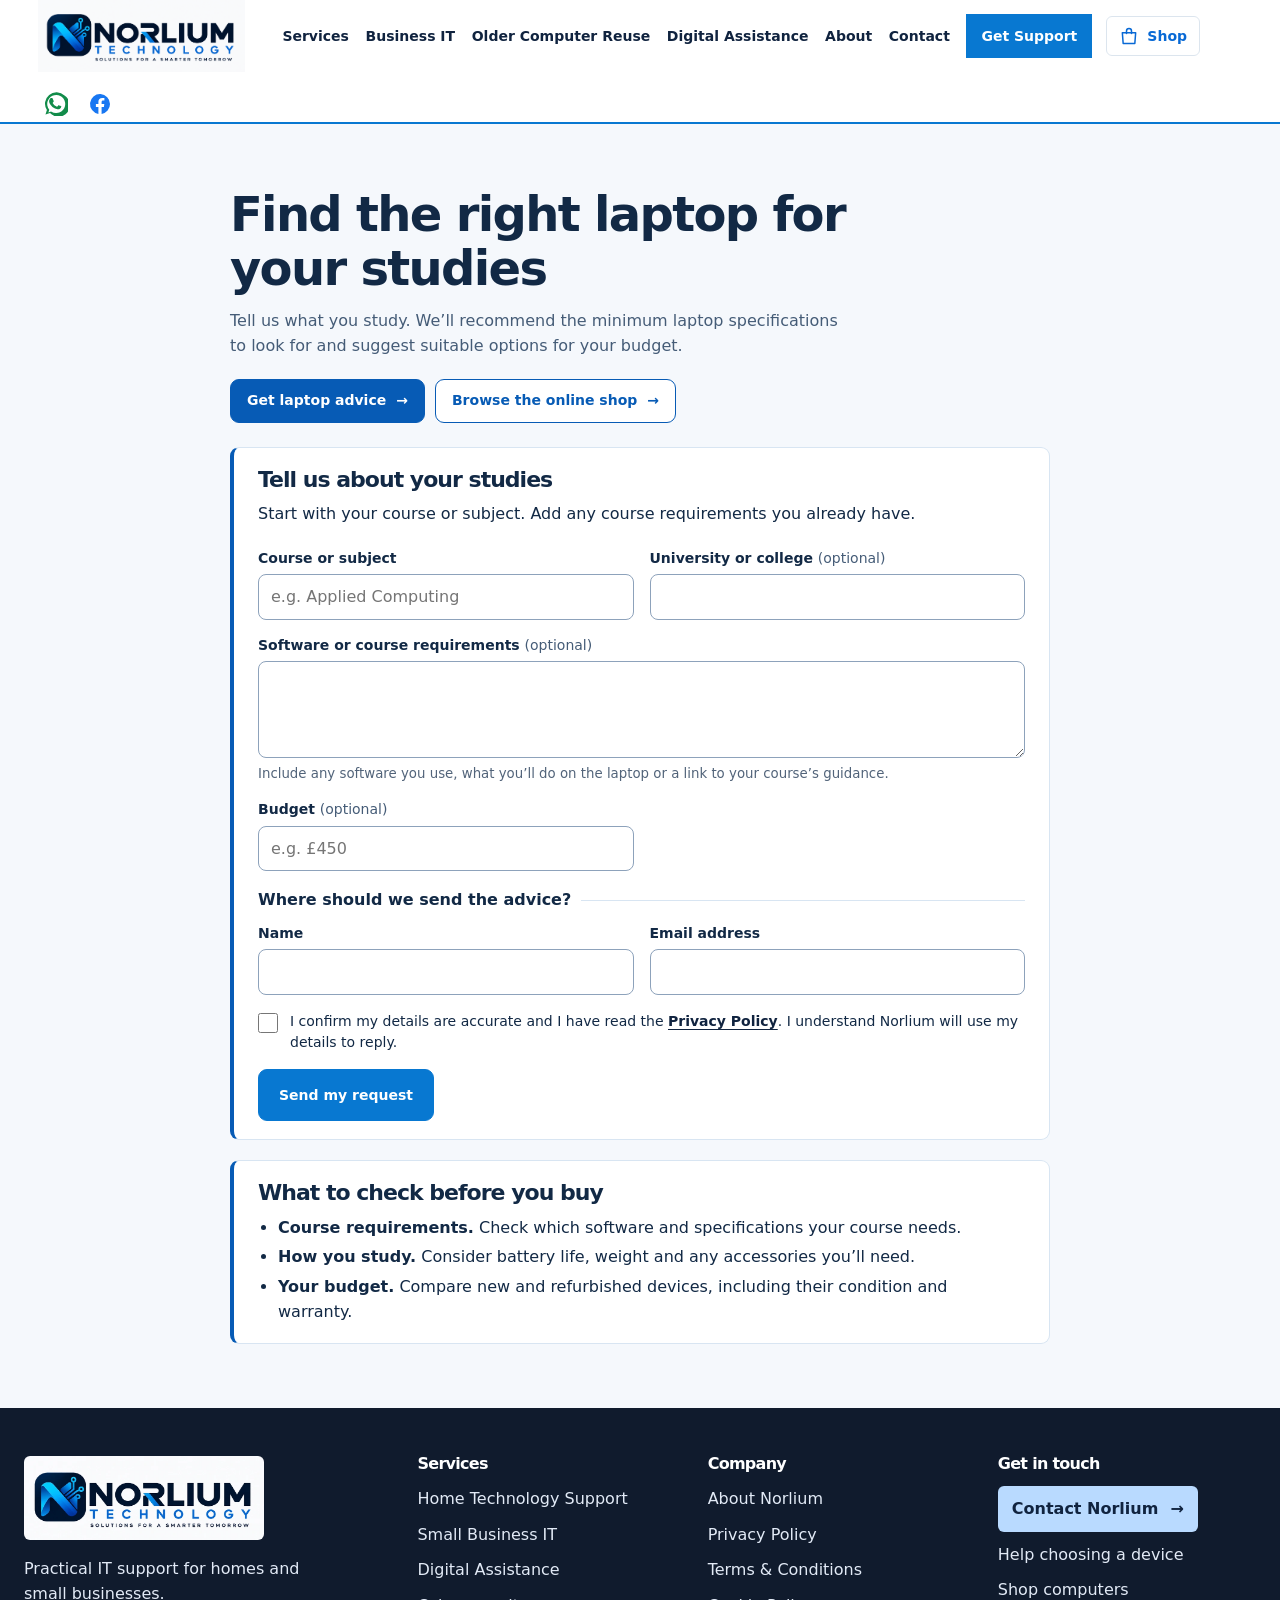
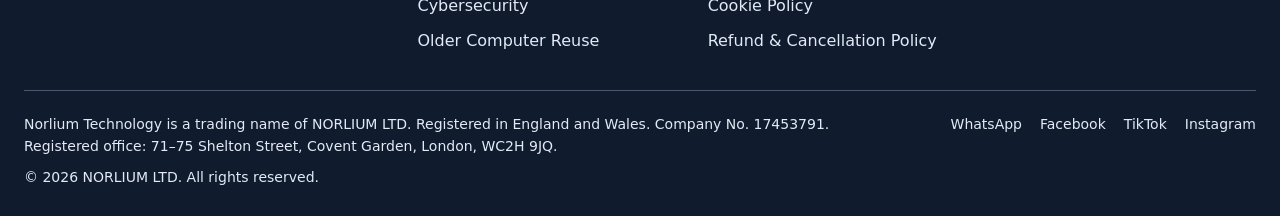
<file: students/index.html>
<!doctype html>
<html lang="en-GB">
<head>
  <meta charset="utf-8">
  <meta name="viewport" content="width=device-width, initial-scale=1">
  <title>Student Laptop Advice &amp; Devices | Norlium Technology</title>
  <meta name="description" content="Tell Norlium what you study and get advice on the minimum laptop specifications for your course and options for your budget.">
  <link rel="canonical" href="https://www.norlium.co.uk/students/">
  <meta property="og:type" content="website">
  <meta property="og:title" content="Student Laptop Advice &amp; Devices | Norlium Technology">
  <meta property="og:description" content="Get help choosing a laptop that fits your course and budget.">
  <meta property="og:url" content="https://www.norlium.co.uk/students/">
  <link rel="stylesheet" href="/styles.css">
  <link rel="stylesheet" href="/assets/css/student-laptop-advice.css">
</head>

<body>
  <a class="skip-link" href="#main-content">Skip to main content</a>

  <header class="site-header">

    <a class="brand" href="/" aria-label="Norlium Technology home">
      <img
        src="/assets/images/Logo.png"
        alt="Norlium Technology"
        class="brand-logo"
        width="240"
        height="80"
      >
    </a>

    <button
      class="menu"
      type="button"
      aria-label="Open navigation menu"
      aria-expanded="false"
      aria-controls="main-navigation"
    >
      ☰
    </button>

    <nav id="main-navigation" aria-label="Primary navigation">
      <a href="/services/">Services</a>
      <a href="/business-it/">Business IT</a>
      <a href="/#linux">Older Computer Reuse</a>
      <a href="/digital-assistance/">Digital Assistance</a>
      <a href="/about/">About</a>
      <a href="/#contact">Contact</a>
      <a class="nav-cta" href="/#enquiry-form">Get Support</a>
          <!-- Mobile-only social media links -->
      <div class="mobile-social-links">
        <a
          href="https://api.whatsapp.com/send/?phone=447349499361&amp;text=Hello+Norlium%2C+I%E2%80%99d+like+some+help+with+one+of+your+technology+services.&amp;type=phone_number&amp;app_absent=0"
          target="_blank"
          rel="noopener noreferrer"
        >
          WhatsApp Business &rarr;
        </a>

        <a
          href="https://www.facebook.com/norliumtechnology/"
          target="_blank"
          rel="noopener noreferrer"
        >
          Facebook &rarr;
        </a>
      </div>
    </nav>

    <a class="header-shop"
       href="https://shop.norlium.co.uk/"
       aria-label="Visit Norlium Online Shop">
      <svg viewBox="0 0 24 24" fill="none"
           stroke="currentColor" stroke-width="1.8"
           stroke-linecap="round" stroke-linejoin="round"
           aria-hidden="true">
        <path d="M4 8h16l-1 13H5L4 8z"/>
        <path d="M9 9V6a3 3 0 0 1 6 0v3"/>
      </svg>
      <span>Shop</span>
    </a>

      <div class="header-social" aria-label="Norlium social media">
        <a
          class="social-link whatsapp-link"
          href="https://api.whatsapp.com/send/?phone=447349499361&amp;text=Hello+Norlium%2C+I%E2%80%99d+like+some+help+with+one+of+your+technology+services.&amp;type=phone_number&amp;app_absent=0"
          target="_blank"
          rel="noopener noreferrer"
          aria-label="Contact Norlium Technology on WhatsApp"
          title="WhatsApp Business"
        >
          <svg viewBox="0 0 24 24" aria-hidden="true" focusable="false">
            <path d="M20.5 3.5A11.5 11.5 0 0 0 2.9 18.1L1.5 22.5l4.5-1.4A11.5 11.5 0 1 0 20.5 3.5ZM12 21a9 9 0 0 1-4.6-1.3l-.3-.2-2.7.9.9-2.6-.2-.3A9 9 0 1 1 12 21Zm5-6.7c-.3-.2-1.8-.9-2.1-1s-.5-.2-.7.2-.8 1-1 1.1-.4.1-.7 0a7.5 7.5 0 0 1-3.7-3.3c-.3-.5.3-.5.9-1.7.1-.2 0-.4 0-.6l-1-2.3c-.3-.7-.6-.6-.8-.6h-.7c-.3 0-.6.1-.9.4s-1.2 1.2-1.2 2.8 1.2 3.2 1.4 3.4a10.4 10.4 0 0 0 4 3.6c2.4 1 3.3 1.1 4.5.9.7-.1 1.8-.8 2-1.6.3-.8.3-1.5.2-1.6s-.3-.2-.6-.4Z"/>
          </svg>
        </a>

        <a
          class="social-link facebook-link"
          href="https://www.facebook.com/norliumtechnology/"
          target="_blank"
          rel="noopener noreferrer"
          aria-label="Visit Norlium Technology on Facebook"
          title="Facebook"
        >
          <svg viewBox="0 0 24 24" aria-hidden="true" focusable="false">
            <path d="M22 12a10 10 0 1 0-11.6 9.9v-7H7.9V12h2.5V9.8c0-2.5 1.5-3.9 3.8-3.9 1.1 0 2.2.2 2.2.2v2.4h-1.2c-1.2 0-1.6.7-1.6 1.6V12h2.7l-.4 2.9h-2.3v7A10 10 0 0 0 22 12Z"/>
          </svg>
        </a>
      </div>

  </header>

  <main id="main-content" class="student-laptop-advice">
    <div class="student-content">
      <section class="student-intro" aria-labelledby="student-title">
        <h1 id="student-title">Find the right laptop for your studies</h1>
        <p>Tell us what you study. We’ll recommend the minimum laptop specifications to look for and suggest suitable options for your budget.</p>
        <div class="student-actions">
          <a class="primary" href="#student-advice">Get laptop advice <span aria-hidden="true">&rarr;</span></a>
          <a class="secondary" href="https://shop.norlium.co.uk/">Browse the online shop <span aria-hidden="true">&rarr;</span></a>
        </div>
      </section>

      <section class="student-panel" id="student-advice" aria-labelledby="student-advice-title">
        <h2 id="student-advice-title">Tell us about your studies</h2>
        <p>Start with your course or subject. Add any course requirements you already have.</p>

        <form id="student-advice-form" class="student-advice-form" action="/api/enquiry" method="post" hidden>
          <div class="student-field-grid">
            <div class="student-field">
              <label for="student-course">Course or subject</label>
              <input id="student-course" name="course" type="text" required maxlength="120" pattern=".*\S.*" placeholder="e.g. Applied Computing">
            </div>
            <div class="student-field">
              <label for="student-institution">University or college <span>(optional)</span></label>
              <input id="student-institution" name="institution" type="text" maxlength="120">
            </div>
            <div class="student-field student-field-wide">
              <label for="student-requirements">Software or course requirements <span>(optional)</span></label>
              <textarea id="student-requirements" name="requirements" rows="3" maxlength="950" aria-describedby="student-requirements-hint"></textarea>
              <small id="student-requirements-hint">Include any software you use, what you’ll do on the laptop or a link to your course’s guidance.</small>
            </div>
            <div class="student-field">
              <label for="student-budget">Budget <span>(optional)</span></label>
              <input id="student-budget" name="budget" type="text" maxlength="60" placeholder="e.g. £450">
            </div>
          </div>

          <fieldset class="student-contact-fields">
            <legend>Where should we send the advice?</legend>
            <div class="student-field-grid">
              <div class="student-field">
                <label for="student-name">Name</label>
                <input id="student-name" name="name" type="text" autocomplete="name" required maxlength="100" pattern=".*\S.*">
              </div>
              <div class="student-field">
                <label for="student-email">Email address</label>
                <input id="student-email" name="email" type="email" autocomplete="email" required maxlength="254">
              </div>
            </div>
          </fieldset>

          <div class="form-honeypot" aria-hidden="true">
            <label for="student-website">Leave this field blank</label>
            <input id="student-website" name="website" type="text" tabindex="-1" autocomplete="off">
          </div>

          <label class="consent-option" for="student-consent">
            <input id="student-consent" name="consent" type="checkbox" required>
            <span>I confirm my details are accurate and I have read the <a href="/privacy/" target="_blank" rel="noopener">Privacy Policy</a>. I understand Norlium will use my details to reply.</span>
          </label>

          <button class="primary" type="submit">Send my request</button>
          <p class="form-message student-request-status" id="student-request-status" role="status" tabindex="-1" hidden></p>
        </form>
        <noscript><p>Email your course details to <a href="mailto:contact@norlium.co.uk">contact@norlium.co.uk</a> for laptop advice.</p></noscript>
      </section>

      <section class="student-panel" aria-labelledby="student-buying-title">
        <h2 id="student-buying-title">What to check before you buy</h2>
        <ul>
          <li><strong>Course requirements.</strong> Check which software and specifications your course needs.</li>
          <li><strong>How you study.</strong> Consider battery life, weight and any accessories you’ll need.</li>
          <li><strong>Your budget.</strong> Compare new and refurbished devices, including their condition and warranty.</li>
        </ul>
      </section>
    </div>
  </main>

  <footer class="site-footer">
    <div class="footer-inner">
      <div class="footer-main">
        <div class="footer-brand">
          <a href="/">
            <img src="/assets/images/Logo-optimised.webp"
                 alt="Norlium Technology home" width="240" height="80" loading="lazy">
          </a>
          <p>Practical IT support for homes and small businesses.</p>
        </div>

        <nav class="footer-nav" aria-labelledby="footer-services-heading">
          <h2 id="footer-services-heading">Services</h2>
          <a href="/services/">Home Technology Support</a>
          <a href="/business-it/">Small Business IT</a>
          <a href="/digital-assistance/">Digital Assistance</a>
          <a href="/cybersecurity/">Cybersecurity</a>
          <a href="/#linux">Older Computer Reuse</a>
        </nav>

        <nav class="footer-nav" aria-labelledby="footer-legal-heading">
          <h2 id="footer-legal-heading">Company</h2>
          <a href="/about/">About Norlium</a>
          <a href="/privacy/">Privacy Policy</a>
          <a href="/terms/">Terms &amp; Conditions</a>
          <a href="/cookies/">Cookie Policy</a>
          <a href="/refunds/">Refund &amp; Cancellation Policy</a>
        </nav>

        <nav class="footer-nav footer-actions" aria-labelledby="footer-contact-heading">
          <h2 id="footer-contact-heading">Get in touch</h2>
          <a class="footer-cta" href="/#contact">Contact Norlium <span aria-hidden="true">&rarr;</span></a>
          <a href="/device-request/">Help choosing a device</a>
          <a href="https://shop.norlium.co.uk/">Shop computers</a>
        </nav>
      </div>

      <div class="footer-bottom">
        <div class="company-details">
          <p>Norlium Technology is a trading name of NORLIUM LTD.
            Registered in England and Wales. Company No. 17453791.<br>
            Registered office: 71–75 Shelton Street, Covent Garden, London, WC2H 9JQ.</p>
          <p>&copy; 2026 NORLIUM LTD. All rights reserved.</p>
        </div>

        <nav class="footer-social" aria-label="Norlium social and messaging links">
          <a href="https://wa.me/447349499361">WhatsApp</a>
          <a href="https://www.facebook.com/norliumtechnology/">Facebook</a>
          <a href="https://www.tiktok.com/@norliumtech">TikTok</a>
          <a href="https://www.instagram.com/norliumtechnology/">Instagram</a>
        </nav>
      </div>
    </div>
  </footer>

  <script src="/assets/js/site.js" defer></script>
  <script src="/assets/js/student-laptop-advice.js" type="module"></script>
</body>
</html>
</file>
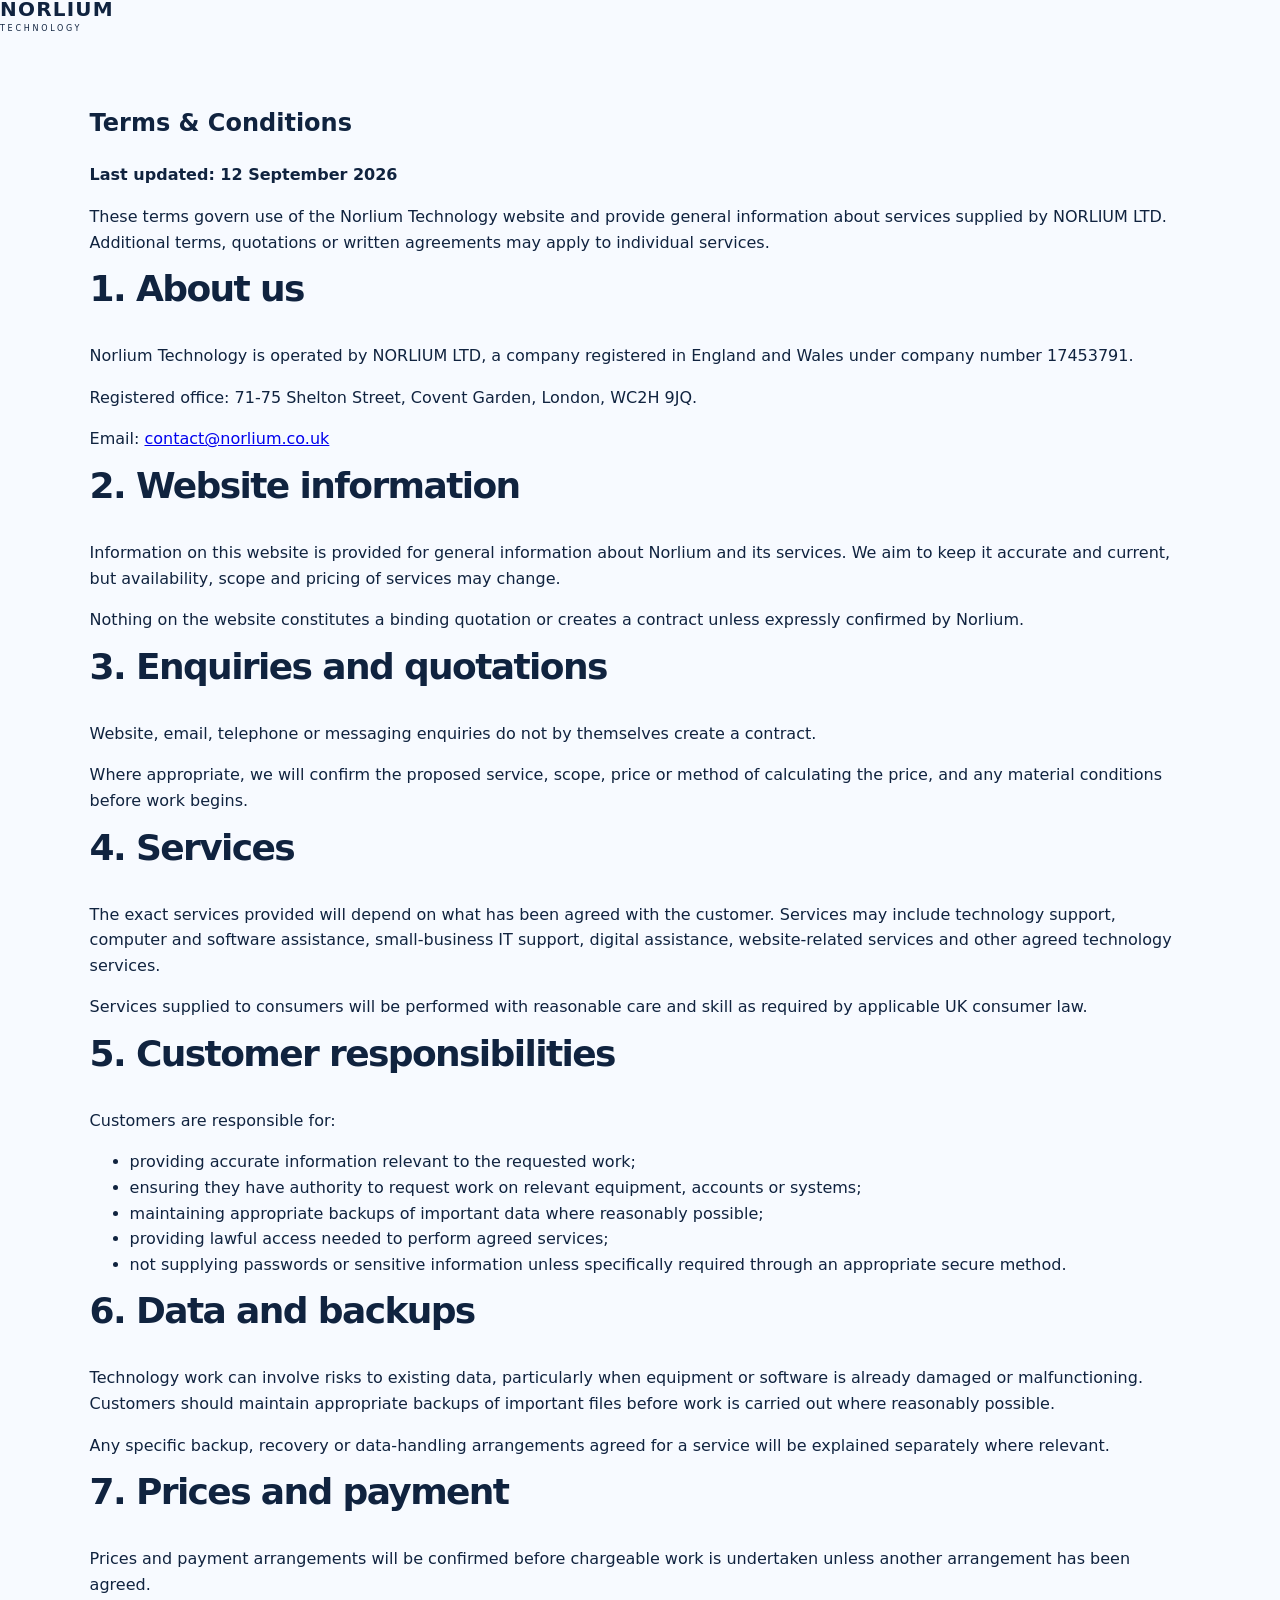
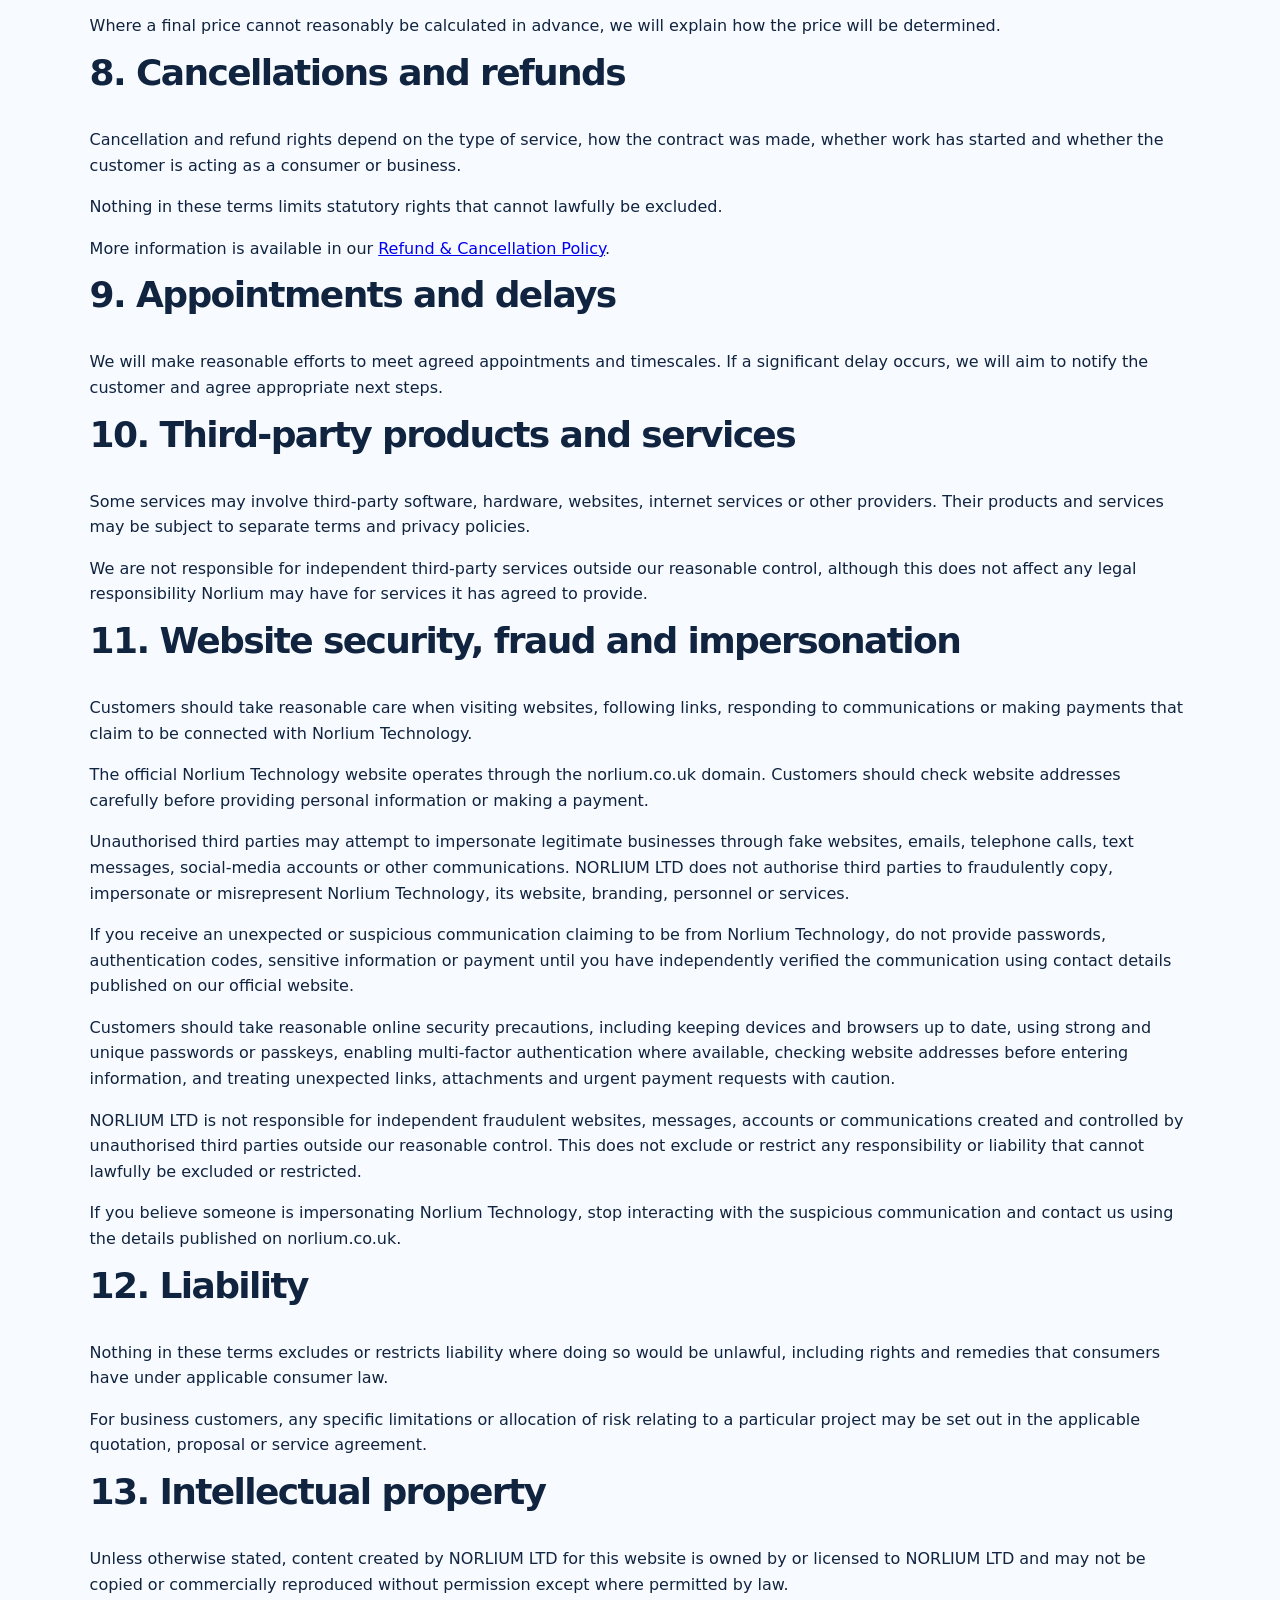
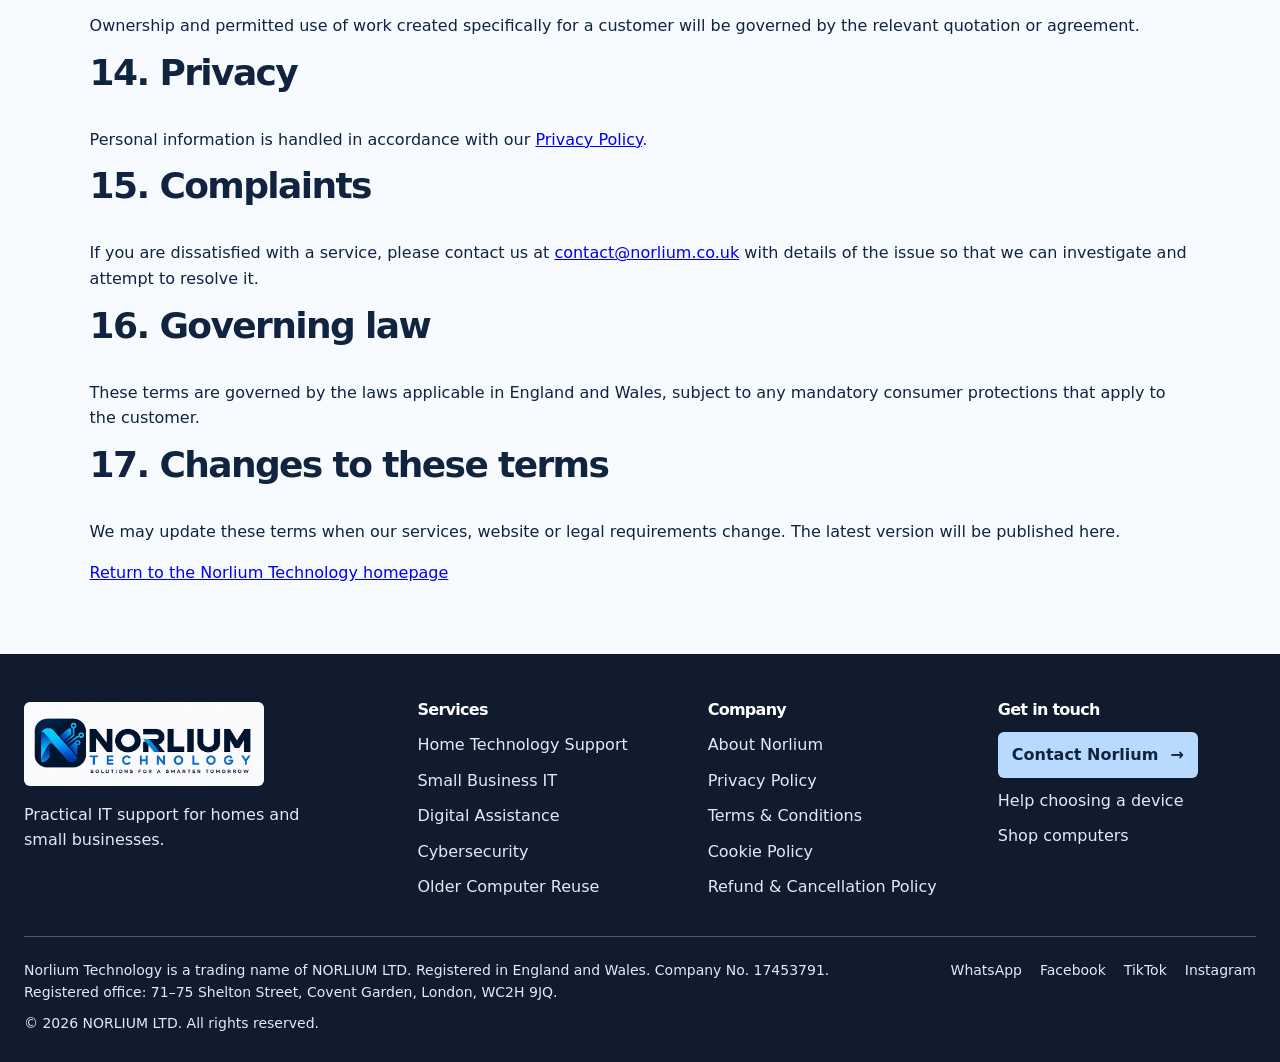
<file: terms/index.html>
<!doctype html>
<html lang="en">
<head>
  <meta charset="utf-8">
  <meta name="viewport" content="width=device-width,initial-scale=1">
  <meta name="description" content="Terms and Conditions for Norlium Technology, operated by NORLIUM LTD.">
  <title>Terms & Conditions | Norlium Technology</title>
  <link rel="stylesheet" href="/styles.css">
</head>

<body>

  <header>
    <a class="brand" href="/" aria-label="Norlium Technology home">
      <span>NORLIUM</span>
      <small>TECHNOLOGY</small>
    </a>
  </header>

  <main>
    <section class="legal-page">
      <h1>Terms &amp; Conditions</h1>

      <p><strong>Last updated: 12 September 2026</strong></p>

      <p>
        These terms govern use of the Norlium Technology website and provide
        general information about services supplied by NORLIUM LTD.
        Additional terms, quotations or written agreements may apply to
        individual services.
      </p>

      <h2>1. About us</h2>

      <p>
        Norlium Technology is operated by NORLIUM LTD, a company registered
        in England and Wales under company number 17453791.
      </p>

      <p>
        Registered office: 71-75 Shelton Street, Covent Garden, London,
        WC2H 9JQ.
      </p>

      <p>
        Email:
        <a href="mailto:contact@norlium.co.uk">contact@norlium.co.uk</a>
      </p>

      <h2>2. Website information</h2>

      <p>
        Information on this website is provided for general information about
        Norlium and its services. We aim to keep it accurate and current, but
        availability, scope and pricing of services may change.
      </p>

      <p>
        Nothing on the website constitutes a binding quotation or creates a
        contract unless expressly confirmed by Norlium.
      </p>

      <h2>3. Enquiries and quotations</h2>

      <p>
        Website, email, telephone or messaging enquiries do not by themselves
        create a contract.
      </p>

      <p>
        Where appropriate, we will confirm the proposed service, scope, price
        or method of calculating the price, and any material conditions before
        work begins.
      </p>

      <h2>4. Services</h2>

      <p>
        The exact services provided will depend on what has been agreed with
        the customer. Services may include technology support, computer and
        software assistance, small-business IT support, digital assistance,
        website-related services and other agreed technology services.
      </p>

      <p>
        Services supplied to consumers will be performed with reasonable care
        and skill as required by applicable UK consumer law.
      </p>

      <h2>5. Customer responsibilities</h2>

      <p>Customers are responsible for:</p>

      <ul>
        <li>providing accurate information relevant to the requested work;</li>
        <li>ensuring they have authority to request work on relevant equipment, accounts or systems;</li>
        <li>maintaining appropriate backups of important data where reasonably possible;</li>
        <li>providing lawful access needed to perform agreed services;</li>
        <li>not supplying passwords or sensitive information unless specifically required through an appropriate secure method.</li>
      </ul>

      <h2>6. Data and backups</h2>

      <p>
        Technology work can involve risks to existing data, particularly when
        equipment or software is already damaged or malfunctioning. Customers
        should maintain appropriate backups of important files before work is
        carried out where reasonably possible.
      </p>

      <p>
        Any specific backup, recovery or data-handling arrangements agreed for
        a service will be explained separately where relevant.
      </p>

      <h2>7. Prices and payment</h2>

      <p>
        Prices and payment arrangements will be confirmed before chargeable
        work is undertaken unless another arrangement has been agreed.
      </p>

      <p>
        Where a final price cannot reasonably be calculated in advance, we
        will explain how the price will be determined.
      </p>

      <h2>8. Cancellations and refunds</h2>

      <p>
        Cancellation and refund rights depend on the type of service, how the
        contract was made, whether work has started and whether the customer
        is acting as a consumer or business.
      </p>

      <p>
        Nothing in these terms limits statutory rights that cannot lawfully be
        excluded.
      </p>

      <p>
        More information is available in our
        <a href="/refunds/">Refund &amp; Cancellation Policy</a>.
      </p>

      <h2>9. Appointments and delays</h2>

      <p>
        We will make reasonable efforts to meet agreed appointments and
        timescales. If a significant delay occurs, we will aim to notify the
        customer and agree appropriate next steps.
      </p>

      <h2>10. Third-party products and services</h2>

      <p>
        Some services may involve third-party software, hardware, websites,
        internet services or other providers. Their products and services may
        be subject to separate terms and privacy policies.
      </p>

      <p>
        We are not responsible for independent third-party services outside
        our reasonable control, although this does not affect any legal
        responsibility Norlium may have for services it has agreed to provide.
      </p>

      <h2>11. Website security, fraud and impersonation</h2>

      <p>
        Customers should take reasonable care when visiting websites, following
        links, responding to communications or making payments that claim to be
        connected with Norlium Technology.
      </p>

      <p>
        The official Norlium Technology website operates through the
        norlium.co.uk domain. Customers should check website addresses carefully
        before providing personal information or making a payment.
      </p>

      <p>
        Unauthorised third parties may attempt to impersonate legitimate
        businesses through fake websites, emails, telephone calls, text messages,
        social-media accounts or other communications. NORLIUM LTD does not
        authorise third parties to fraudulently copy, impersonate or misrepresent
        Norlium Technology, its website, branding, personnel or services.
      </p>

      <p>
        If you receive an unexpected or suspicious communication claiming to be
        from Norlium Technology, do not provide passwords, authentication codes,
        sensitive information or payment until you have independently verified
        the communication using contact details published on our official website.
      </p>

      <p>
       Customers should take reasonable online security precautions, including
       keeping devices and browsers up to date, using strong and unique passwords
       or passkeys, enabling multi-factor authentication where available, checking
       website addresses before entering information, and treating unexpected
       links, attachments and urgent payment requests with caution.
      </p>

      <p>
        NORLIUM LTD is not responsible for independent fraudulent websites,
        messages, accounts or communications created and controlled by
        unauthorised third parties outside our reasonable control. This does not
        exclude or restrict any responsibility or liability that cannot lawfully
        be excluded or restricted.
      </p>

      <p>
        If you believe someone is impersonating Norlium Technology, stop
        interacting with the suspicious communication and contact us using the
        details published on norlium.co.uk.
      </p>

      <h2>12. Liability</h2>

      <p>
        Nothing in these terms excludes or restricts liability where doing so
        would be unlawful, including rights and remedies that consumers have
        under applicable consumer law.
      </p>

      <p>
        For business customers, any specific limitations or allocation of risk
        relating to a particular project may be set out in the applicable
        quotation, proposal or service agreement.
      </p>

      <h2>13. Intellectual property</h2>

      <p>
        Unless otherwise stated, content created by NORLIUM LTD for this
        website is owned by or licensed to NORLIUM LTD and may not be copied
        or commercially reproduced without permission except where permitted
        by law.
      </p>

      <p>
        Ownership and permitted use of work created specifically for a
        customer will be governed by the relevant quotation or agreement.
      </p>

      <h2>14. Privacy</h2>

      <p>
        Personal information is handled in accordance with our
        <a href="/privacy/">Privacy Policy</a>.
      </p>

      <h2>15. Complaints</h2>

      <p>
        If you are dissatisfied with a service, please contact us at
        <a href="mailto:contact@norlium.co.uk">contact@norlium.co.uk</a>
        with details of the issue so that we can investigate and attempt to
        resolve it.
      </p>

      <h2>16. Governing law</h2>

      <p>
        These terms are governed by the laws applicable in England and Wales,
        subject to any mandatory consumer protections that apply to the
        customer.
      </p>

      <h2>17. Changes to these terms</h2>

      <p>
        We may update these terms when our services, website or legal
        requirements change. The latest version will be published here.
      </p>

      <p><a href="/">Return to the Norlium Technology homepage</a></p>
    </section>
  </main>

  <footer class="site-footer">
    <div class="footer-inner">
      <div class="footer-main">
        <div class="footer-brand">
          <a href="/">
            <img src="/assets/images/Logo-optimised.webp"
                 alt="Norlium Technology home" width="240" height="80" loading="lazy">
          </a>
          <p>Practical IT support for homes and small businesses.</p>
        </div>

        <nav class="footer-nav" aria-labelledby="footer-services-heading">
          <h2 id="footer-services-heading">Services</h2>
          <a href="/services/">Home Technology Support</a>
          <a href="/business-it/">Small Business IT</a>
          <a href="/digital-assistance/">Digital Assistance</a>
          <a href="/cybersecurity/">Cybersecurity</a>
          <a href="/#linux">Older Computer Reuse</a>
        </nav>

        <nav class="footer-nav" aria-labelledby="footer-legal-heading">
          <h2 id="footer-legal-heading">Company</h2>
          <a href="/about/">About Norlium</a>
          <a href="/privacy/">Privacy Policy</a>
          <a href="/terms/">Terms &amp; Conditions</a>
          <a href="/cookies/">Cookie Policy</a>
          <a href="/refunds/">Refund &amp; Cancellation Policy</a>
        </nav>

        <nav class="footer-nav footer-actions" aria-labelledby="footer-contact-heading">
          <h2 id="footer-contact-heading">Get in touch</h2>
          <a class="footer-cta" href="/#contact">Contact Norlium <span aria-hidden="true">&rarr;</span></a>
          <a href="/device-request/">Help choosing a device</a>
          <a href="https://shop.norlium.co.uk/">Shop computers</a>
        </nav>
      </div>

      <div class="footer-bottom">
        <div class="company-details">
          <p>Norlium Technology is a trading name of NORLIUM LTD.
            Registered in England and Wales. Company No. 17453791.<br>
            Registered office: 71–75 Shelton Street, Covent Garden, London, WC2H 9JQ.</p>
          <p>&copy; 2026 NORLIUM LTD. All rights reserved.</p>
        </div>

        <nav class="footer-social" aria-label="Norlium social and messaging links">
          <a href="https://wa.me/447349499361">WhatsApp</a>
          <a href="https://www.facebook.com/norliumtechnology/">Facebook</a>
          <a href="https://www.tiktok.com/@norliumtech">TikTok</a>
          <a href="https://www.instagram.com/norliumtechnology/">Instagram</a>
        </nav>
      </div>
    </div>
  </footer>

</body>
</html>
</file>
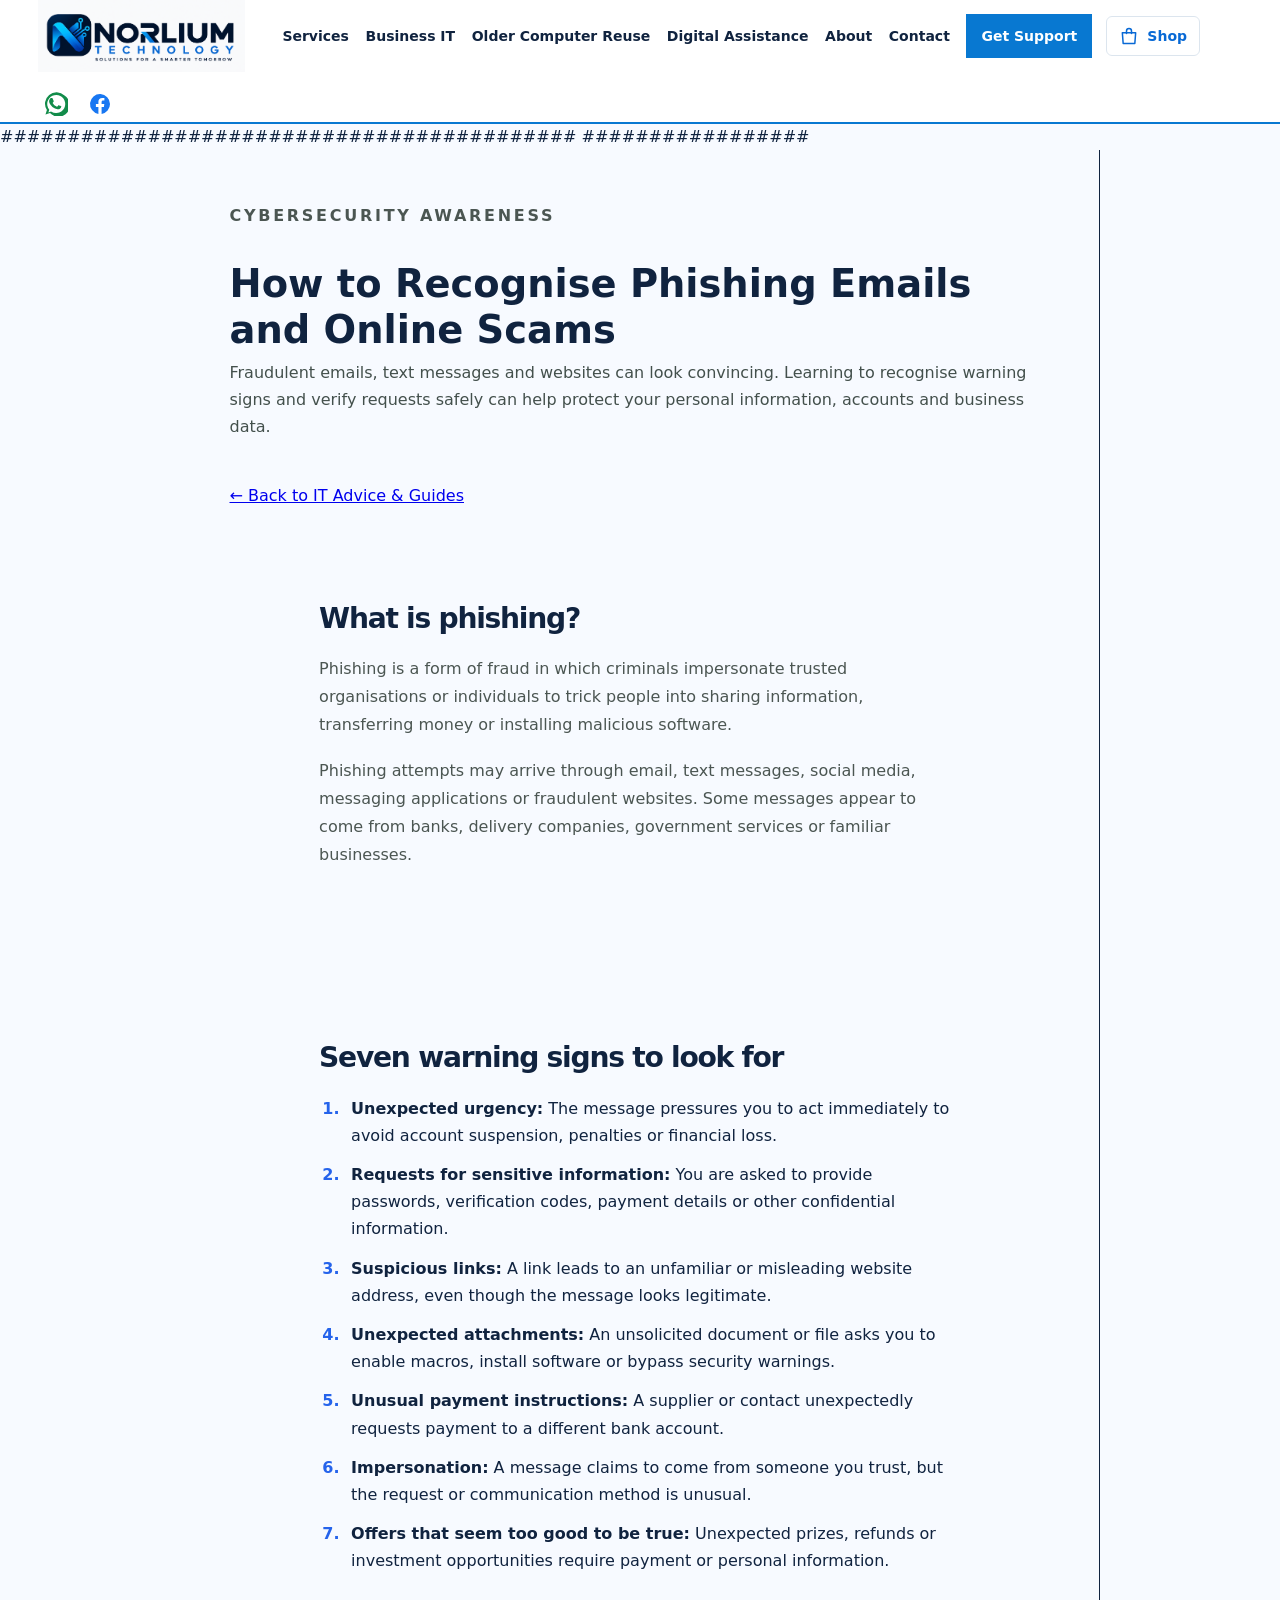
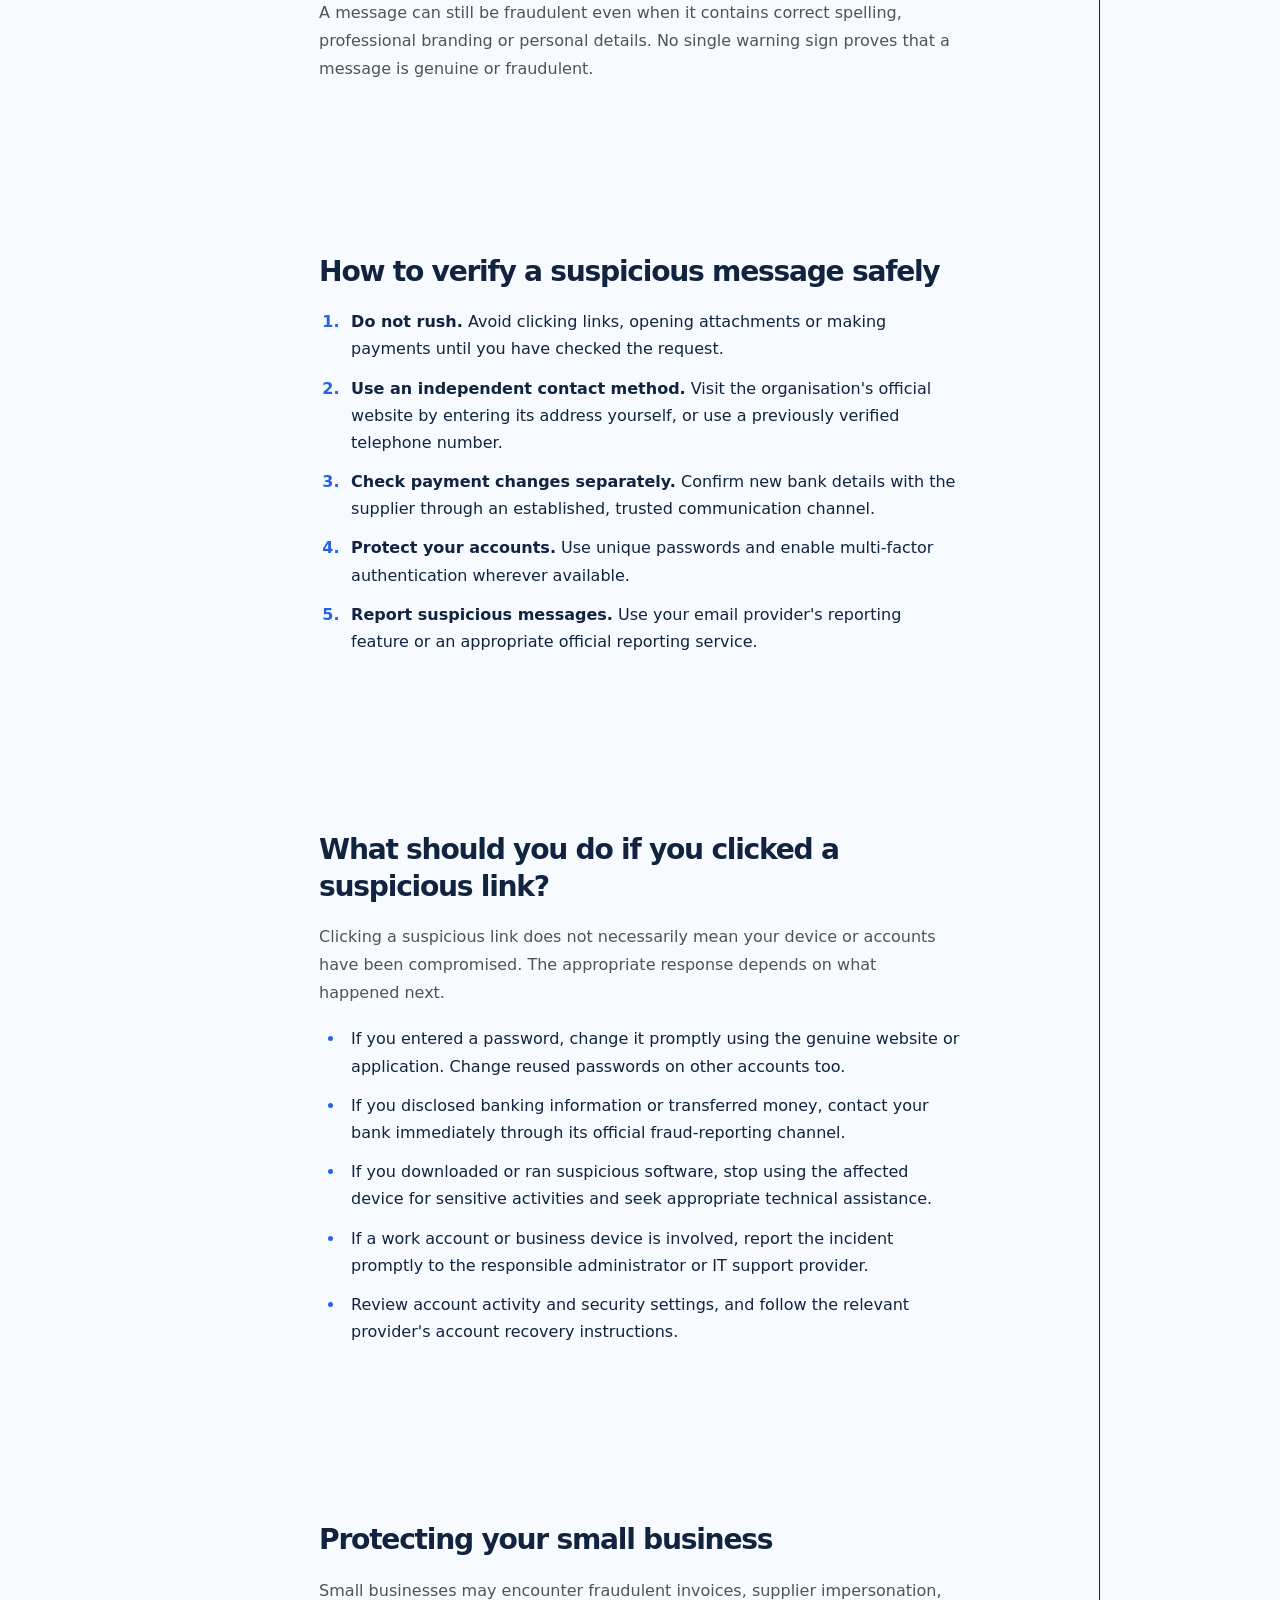
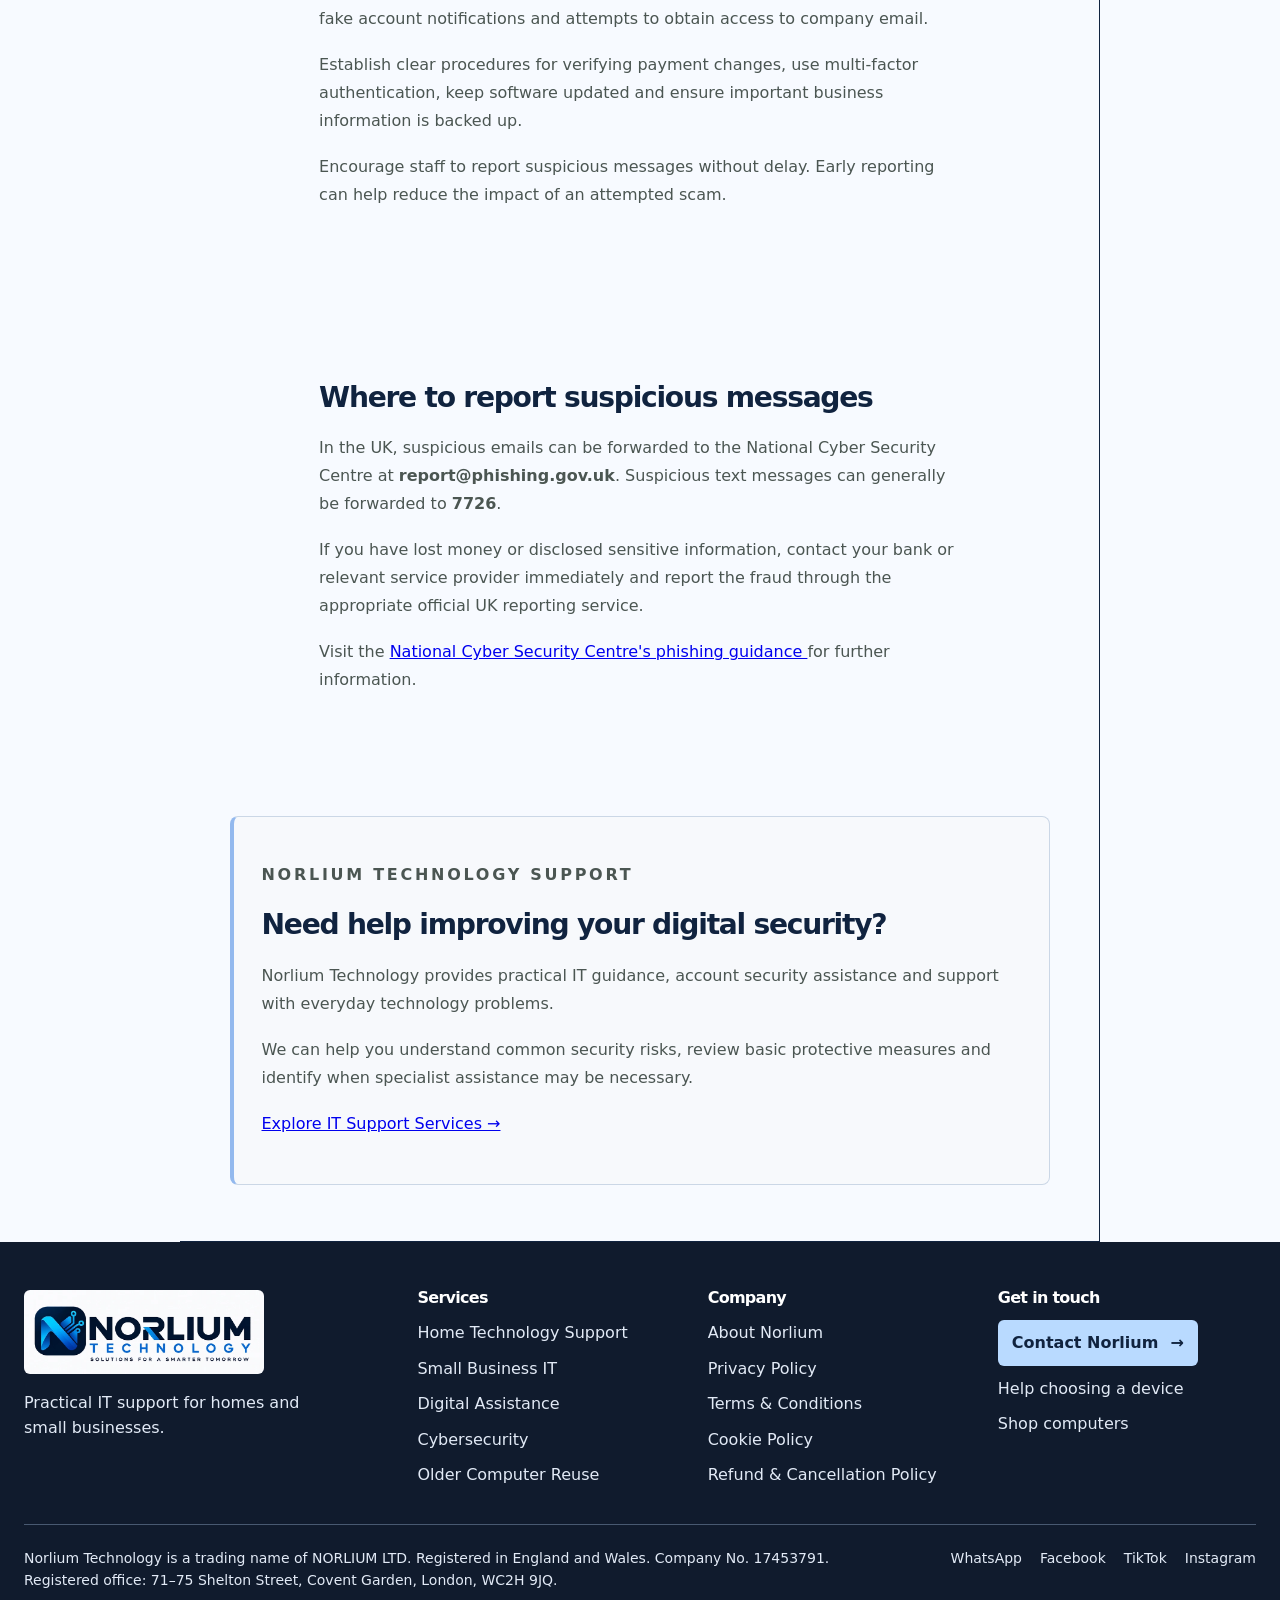
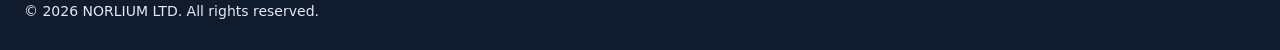
<file: advice/phishing-scams/index.html>
<!doctype html>
<html lang="en">
<head>
  <meta charset="utf-8">
  <meta name="viewport" content="width=device-width, initial-scale=1">

  <title>How to Recognise Phishing Emails and Online Scams | Norlium Technology</title>

  <meta
    name="description"
    content="Learn how to recognise phishing emails, suspicious messages and online scams, verify requests safely and protect your personal or business information."
  >

  <meta name="robots" content="index, follow">

  <link rel="canonical" href="https://www.norlium.co.uk/advice/phishing-scams/">

  <meta property="og:type" content="article">

  <meta
    property="og:title"
    content="How to Recognise Phishing Emails and Online Scams | Norlium Technology"
  >

  <meta
    property="og:description"
    content="Practical cybersecurity awareness advice to help individuals and small businesses identify suspicious messages and respond safely."
  >

  <meta property="og:url" content="https://www.norlium.co.uk/advice/phishing-scams/">
  <meta property="og:site_name" content="Norlium">

  <meta name="twitter:card" content="summary_large_image">

  <link rel="stylesheet" href="/styles.css">
</head>

<body>
  <a class="skip-link" href="#main-content">Skip to main content</a>

  <header class="site-header">

    <a class="brand" href="/" aria-label="Norlium Technology home">
      <img
        src="/assets/images/Logo.png"
        alt="Norlium Technology"
        class="brand-logo"
        width="240"
        height="80"
      >
    </a>

    <button
      class="menu"
      type="button"
      aria-label="Open navigation menu"
      aria-expanded="false"
      aria-controls="main-navigation"
    >
      ☰
    </button>

    <nav id="main-navigation" aria-label="Primary navigation">
      <a href="/services/">Services</a>
      <a href="/business-it/">Business IT</a>
      <a href="/#linux">Older Computer Reuse</a>
      <a href="/digital-assistance/">Digital Assistance</a>
      <a href="/about/">About</a>
      <a href="/#contact">Contact</a>
      <a class="nav-cta" href="/#enquiry-form">Get Support</a>
          <!-- Mobile-only social media links -->
      <div class="mobile-social-links">
        <a
          href="https://api.whatsapp.com/send/?phone=447349499361&amp;text=Hello+Norlium%2C+I%E2%80%99d+like+some+help+with+one+of+your+technology+services.&amp;type=phone_number&amp;app_absent=0"
          target="_blank"
          rel="noopener noreferrer"
        >
          WhatsApp Business &rarr;
        </a>

        <a
          href="https://www.facebook.com/norliumtechnology/"
          target="_blank"
          rel="noopener noreferrer"
        >
          Facebook &rarr;
        </a>
      </div>
    </nav>

    <a class="header-shop"
       href="https://shop.norlium.co.uk/"
       aria-label="Visit Norlium Online Shop">
      <svg viewBox="0 0 24 24" fill="none"
           stroke="currentColor" stroke-width="1.8"
           stroke-linecap="round" stroke-linejoin="round"
           aria-hidden="true">
        <path d="M4 8h16l-1 13H5L4 8z"/>
        <path d="M9 9V6a3 3 0 0 1 6 0v3"/>
      </svg>
      <span>Shop</span>
    </a>

      <div class="header-social" aria-label="Norlium social media">
        <a
          class="social-link whatsapp-link"
          href="https://api.whatsapp.com/send/?phone=447349499361&amp;text=Hello+Norlium%2C+I%E2%80%99d+like+some+help+with+one+of+your+technology+services.&amp;type=phone_number&amp;app_absent=0"
          target="_blank"
          rel="noopener noreferrer"
          aria-label="Contact Norlium Technology on WhatsApp"
          title="WhatsApp Business"
        >
          <svg viewBox="0 0 24 24" aria-hidden="true" focusable="false">
            <path d="M20.5 3.5A11.5 11.5 0 0 0 2.9 18.1L1.5 22.5l4.5-1.4A11.5 11.5 0 1 0 20.5 3.5ZM12 21a9 9 0 0 1-4.6-1.3l-.3-.2-2.7.9.9-2.6-.2-.3A9 9 0 1 1 12 21Zm5-6.7c-.3-.2-1.8-.9-2.1-1s-.5-.2-.7.2-.8 1-1 1.1-.4.1-.7 0a7.5 7.5 0 0 1-3.7-3.3c-.3-.5.3-.5.9-1.7.1-.2 0-.4 0-.6l-1-2.3c-.3-.7-.6-.6-.8-.6h-.7c-.3 0-.6.1-.9.4s-1.2 1.2-1.2 2.8 1.2 3.2 1.4 3.4a10.4 10.4 0 0 0 4 3.6c2.4 1 3.3 1.1 4.5.9.7-.1 1.8-.8 2-1.6.3-.8.3-1.5.2-1.6s-.3-.2-.6-.4Z"/>
          </svg>
        </a>

        <a
          class="social-link facebook-link"
          href="https://www.facebook.com/norliumtechnology/"
          target="_blank"
          rel="noopener noreferrer"
          aria-label="Visit Norlium Technology on Facebook"
          title="Facebook"
        >
          <svg viewBox="0 0 24 24" aria-hidden="true" focusable="false">
            <path d="M22 12a10 10 0 1 0-11.6 9.9v-7H7.9V12h2.5V9.8c0-2.5 1.5-3.9 3.8-3.9 1.1 0 2.2.2 2.2.2v2.4h-1.2c-1.2 0-1.6.7-1.6 1.6V12h2.7l-.4 2.9h-2.3v7A10 10 0 0 0 22 12Z"/>
          </svg>
        </a>
      </div>

  </header>

  <main id="main-content">
###########################################
    #################

    <article class="advice-article">

      <header class="article-header">
        <p class="eyebrow">CYBERSECURITY AWARENESS</p>

        <h1>How to Recognise Phishing Emails and Online Scams</h1>

        <p class="section-intro">
          Fraudulent emails, text messages and websites can look
          convincing. Learning to recognise warning signs and
          verify requests safely can help protect your personal
          information, accounts and business data.
        </p>

        <p>
          <a href="/advice/">&larr; Back to IT Advice &amp; Guides</a>
        </p>
      </header>

      <section aria-labelledby="what-is-phishing">
        <h2 id="what-is-phishing">What is phishing?</h2>

        <p>
          Phishing is a form of fraud in which criminals impersonate
          trusted organisations or individuals to trick people into
          sharing information, transferring money or installing
          malicious software.
        </p>
        <p>
          Phishing attempts may arrive through email, text messages,
          social media, messaging applications or fraudulent websites.
          Some messages appear to come from banks, delivery companies,
          government services or familiar businesses.
        </p>
      </section>

      <section aria-labelledby="warning-signs">
        <h2 id="warning-signs">Seven warning signs to look for</h2>

        <ol>
          <li>
            <strong>Unexpected urgency:</strong>
            The message pressures you to act immediately to avoid
            account suspension, penalties or financial loss.
          </li>

          <li>
            <strong>Requests for sensitive information:</strong>
            You are asked to provide passwords, verification codes,
            payment details or other confidential information.
          </li>

          <li>
            <strong>Suspicious links:</strong>
            A link leads to an unfamiliar or misleading website
            address, even though the message looks legitimate.
          </li>

          <li>
            <strong>Unexpected attachments:</strong>
            An unsolicited document or file asks you to enable
            macros, install software or bypass security warnings.
          </li>

          <li>
            <strong>Unusual payment instructions:</strong>
            A supplier or contact unexpectedly requests payment
            to a different bank account.
          </li>

          <li>
            <strong>Impersonation:</strong>
            A message claims to come from someone you trust,
            but the request or communication method is unusual.
          </li>

          <li>
            <strong>Offers that seem too good to be true:</strong>
            Unexpected prizes, refunds or investment opportunities
            require payment or personal information.
          </li>
        </ol>

        <p>
          A message can still be fraudulent even when it contains
          correct spelling, professional branding or personal details.
          No single warning sign proves that a message is genuine
          or fraudulent.
        </p>
     </section>

     <section aria-labelledby="verify-safely">
       <h2 id="verify-safely">How to verify a suspicious message safely</h2>

       <ol>
         <li>
           <strong>Do not rush.</strong>
           Avoid clicking links, opening attachments or making
           payments until you have checked the request.
         </li>

         <li>
           <strong>Use an independent contact method.</strong>
           Visit the organisation's official website by entering
           its address yourself, or use a previously verified
           telephone number.
         </li>

         <li>
           <strong>Check payment changes separately.</strong>
           Confirm new bank details with the supplier through
           an established, trusted communication channel.
         </li>

         <li>
           <strong>Protect your accounts.</strong>
           Use unique passwords and enable multi-factor
           authentication wherever available.
         </li>

         <li>
          <strong>Report suspicious messages.</strong>
          Use your email provider's reporting feature or
          an appropriate official reporting service.
         </li>
       </ol>
     </section>

     <section aria-labelledby="clicked-link">
       <h2 id="clicked-link">
         What should you do if you clicked a suspicious link?
       </h2>

       <p>
         Clicking a suspicious link does not necessarily mean
         your device or accounts have been compromised.
         The appropriate response depends on what happened next.
       </p>

       <ul>
         <li>
           If you entered a password, change it promptly using
           the genuine website or application. Change reused
           passwords on other accounts too.
         </li>

         <li>
           If you disclosed banking information or transferred
           money, contact your bank immediately through its
           official fraud-reporting channel.
         </li>

         <li>
           If you downloaded or ran suspicious software,
           stop using the affected device for sensitive
           activities and seek appropriate technical assistance.
         </li>

         <li>
           If a work account or business device is involved,
           report the incident promptly to the responsible
           administrator or IT support provider.
         </li>

         <li>
           Review account activity and security settings,
           and follow the relevant provider's account
           recovery instructions.
         </li>
       </ul>
     </section>

  <section aria-labelledby="business-protection">
    <h2 id="business-protection">
      Protecting your small business
    </h2>

    <p>
      Small businesses may encounter fraudulent invoices,
      supplier impersonation, fake account notifications
      and attempts to obtain access to company email.
    </p>

    <p>
      Establish clear procedures for verifying payment
      changes, use multi-factor authentication, keep
      software updated and ensure important business
      information is backed up.
    </p>

    <p>
      Encourage staff to report suspicious messages
      without delay. Early reporting can help reduce
      the impact of an attempted scam.
    </p>
  </section>

  <section aria-labelledby="reporting">
    <h2 id="reporting">Where to report suspicious messages</h2>

    <p>
      In the UK, suspicious emails can be forwarded to
      the National Cyber Security Centre at
      <strong>report@phishing.gov.uk</strong>.
      Suspicious text messages can generally be forwarded
      to <strong>7726</strong>.
    </p>

    <p>
      If you have lost money or disclosed sensitive
      information, contact your bank or relevant service
      provider immediately and report the fraud through
      the appropriate official UK reporting service.
    </p>

    <p>
      Visit the
      <a href="https://www.ncsc.gov.uk/collection/phishing-scams"
         rel="noopener noreferrer">
        National Cyber Security Centre's phishing guidance
      </a>
      for further information.
    </p>
  </section>

  <section class="article-support" aria-labelledby="support-title">
    <p class="eyebrow">NORLIUM TECHNOLOGY SUPPORT</p>

      <h2 id="support-title">
        Need help improving your digital security?
      </h2>

      <p>
        Norlium Technology provides practical IT guidance,
        account security assistance and support with
        everyday technology problems.
      </p>

      <p>
        We can help you understand common security risks,
        review basic protective measures and identify
        when specialist assistance may be necessary.
      </p>

      <p>
        <a href="/services/">Explore IT Support Services &rarr;</a>
      </p>
    </section>

  </article>

  </main>

  <footer class="site-footer">
    <div class="footer-inner">
      <div class="footer-main">
        <div class="footer-brand">
          <a href="/">
            <img src="/assets/images/Logo-optimised.webp"
                 alt="Norlium Technology home" width="240" height="80" loading="lazy">
          </a>
          <p>Practical IT support for homes and small businesses.</p>
        </div>

        <nav class="footer-nav" aria-labelledby="footer-services-heading">
          <h2 id="footer-services-heading">Services</h2>
          <a href="/services/">Home Technology Support</a>
          <a href="/business-it/">Small Business IT</a>
          <a href="/digital-assistance/">Digital Assistance</a>
          <a href="/cybersecurity/">Cybersecurity</a>
          <a href="/#linux">Older Computer Reuse</a>
        </nav>

        <nav class="footer-nav" aria-labelledby="footer-legal-heading">
          <h2 id="footer-legal-heading">Company</h2>
          <a href="/about/">About Norlium</a>
          <a href="/privacy/">Privacy Policy</a>
          <a href="/terms/">Terms &amp; Conditions</a>
          <a href="/cookies/">Cookie Policy</a>
          <a href="/refunds/">Refund &amp; Cancellation Policy</a>
        </nav>

        <nav class="footer-nav footer-actions" aria-labelledby="footer-contact-heading">
          <h2 id="footer-contact-heading">Get in touch</h2>
          <a class="footer-cta" href="/#contact">Contact Norlium <span aria-hidden="true">&rarr;</span></a>
          <a href="/device-request/">Help choosing a device</a>
          <a href="https://shop.norlium.co.uk/">Shop computers</a>
        </nav>
      </div>

      <div class="footer-bottom">
        <div class="company-details">
          <p>Norlium Technology is a trading name of NORLIUM LTD.
            Registered in England and Wales. Company No. 17453791.<br>
            Registered office: 71–75 Shelton Street, Covent Garden, London, WC2H 9JQ.</p>
          <p>&copy; 2026 NORLIUM LTD. All rights reserved.</p>
        </div>

        <nav class="footer-social" aria-label="Norlium social and messaging links">
          <a href="https://wa.me/447349499361">WhatsApp</a>
          <a href="https://www.facebook.com/norliumtechnology/">Facebook</a>
          <a href="https://www.tiktok.com/@norliumtech">TikTok</a>
          <a href="https://www.instagram.com/norliumtechnology/">Instagram</a>
        </nav>
      </div>
    </div>
  </footer>

  <script src="/assets/js/site.js" defer></script>
</body>
</html>
</file>
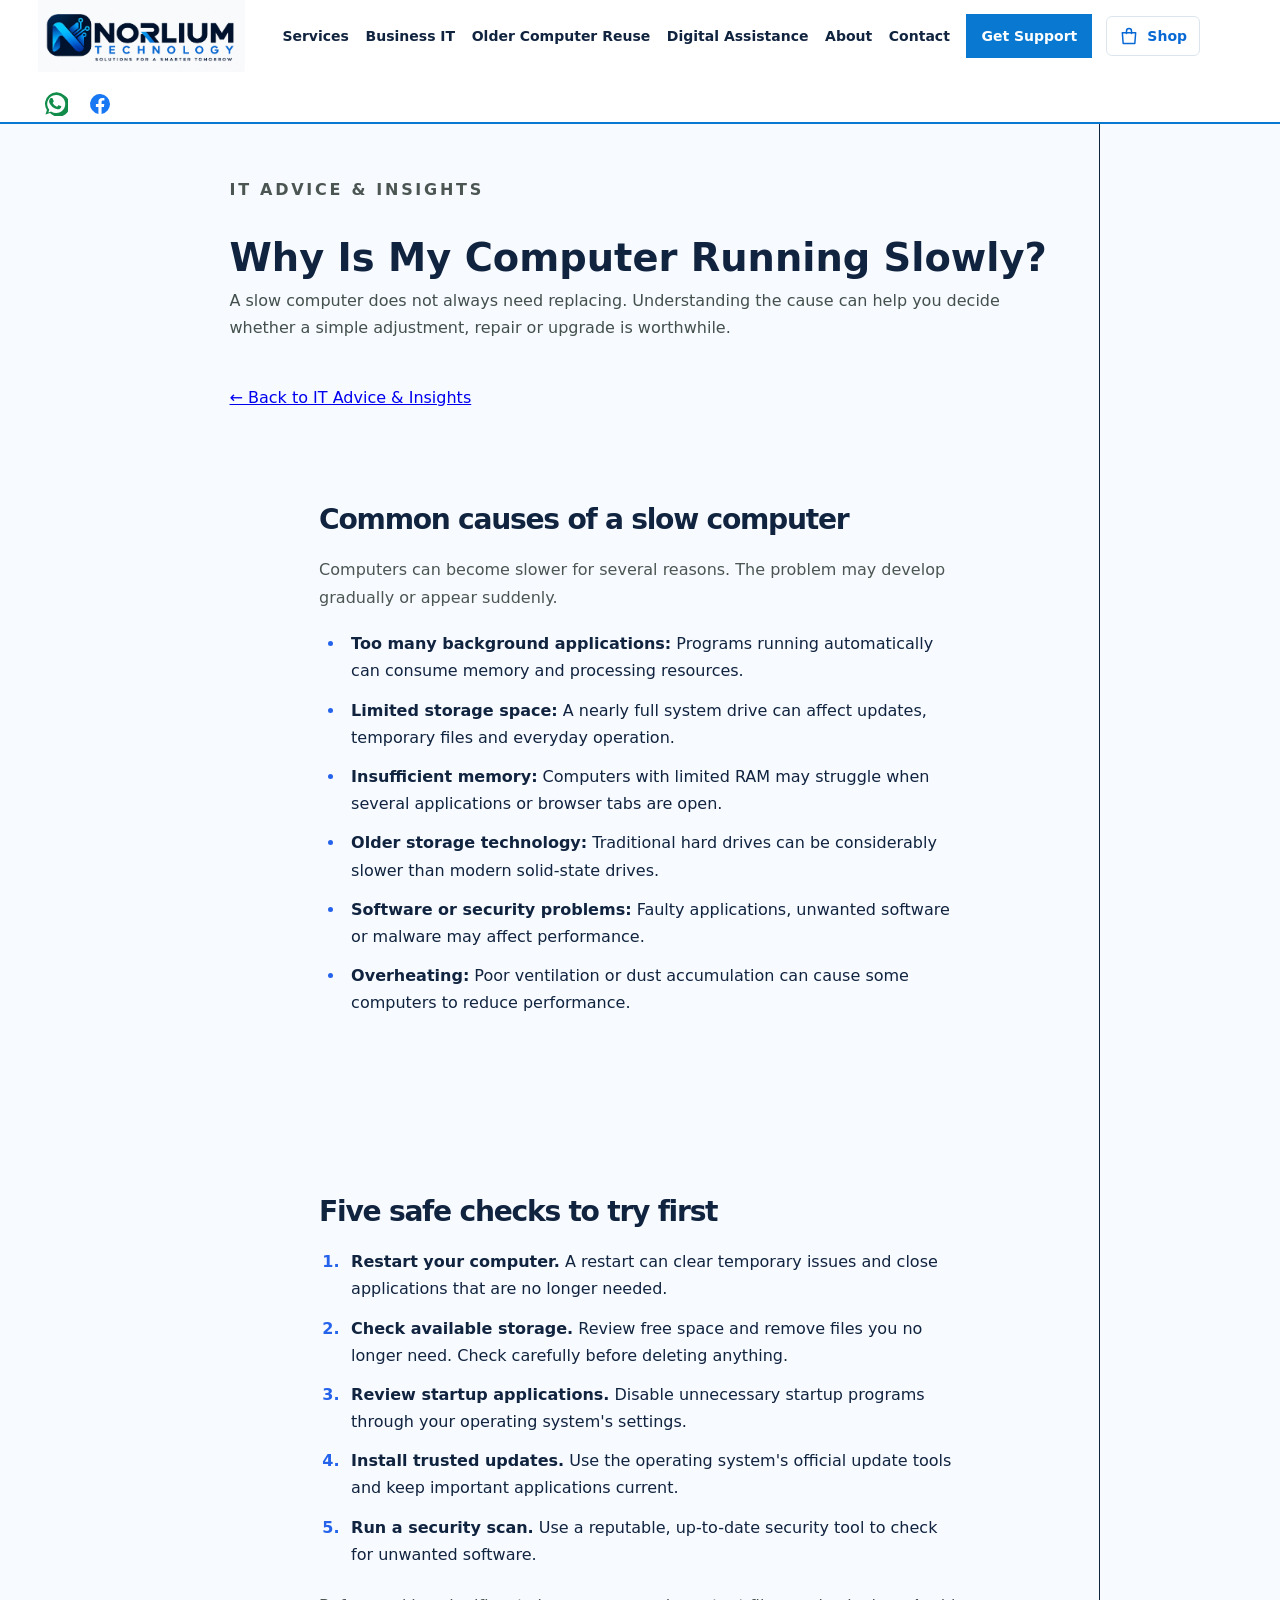
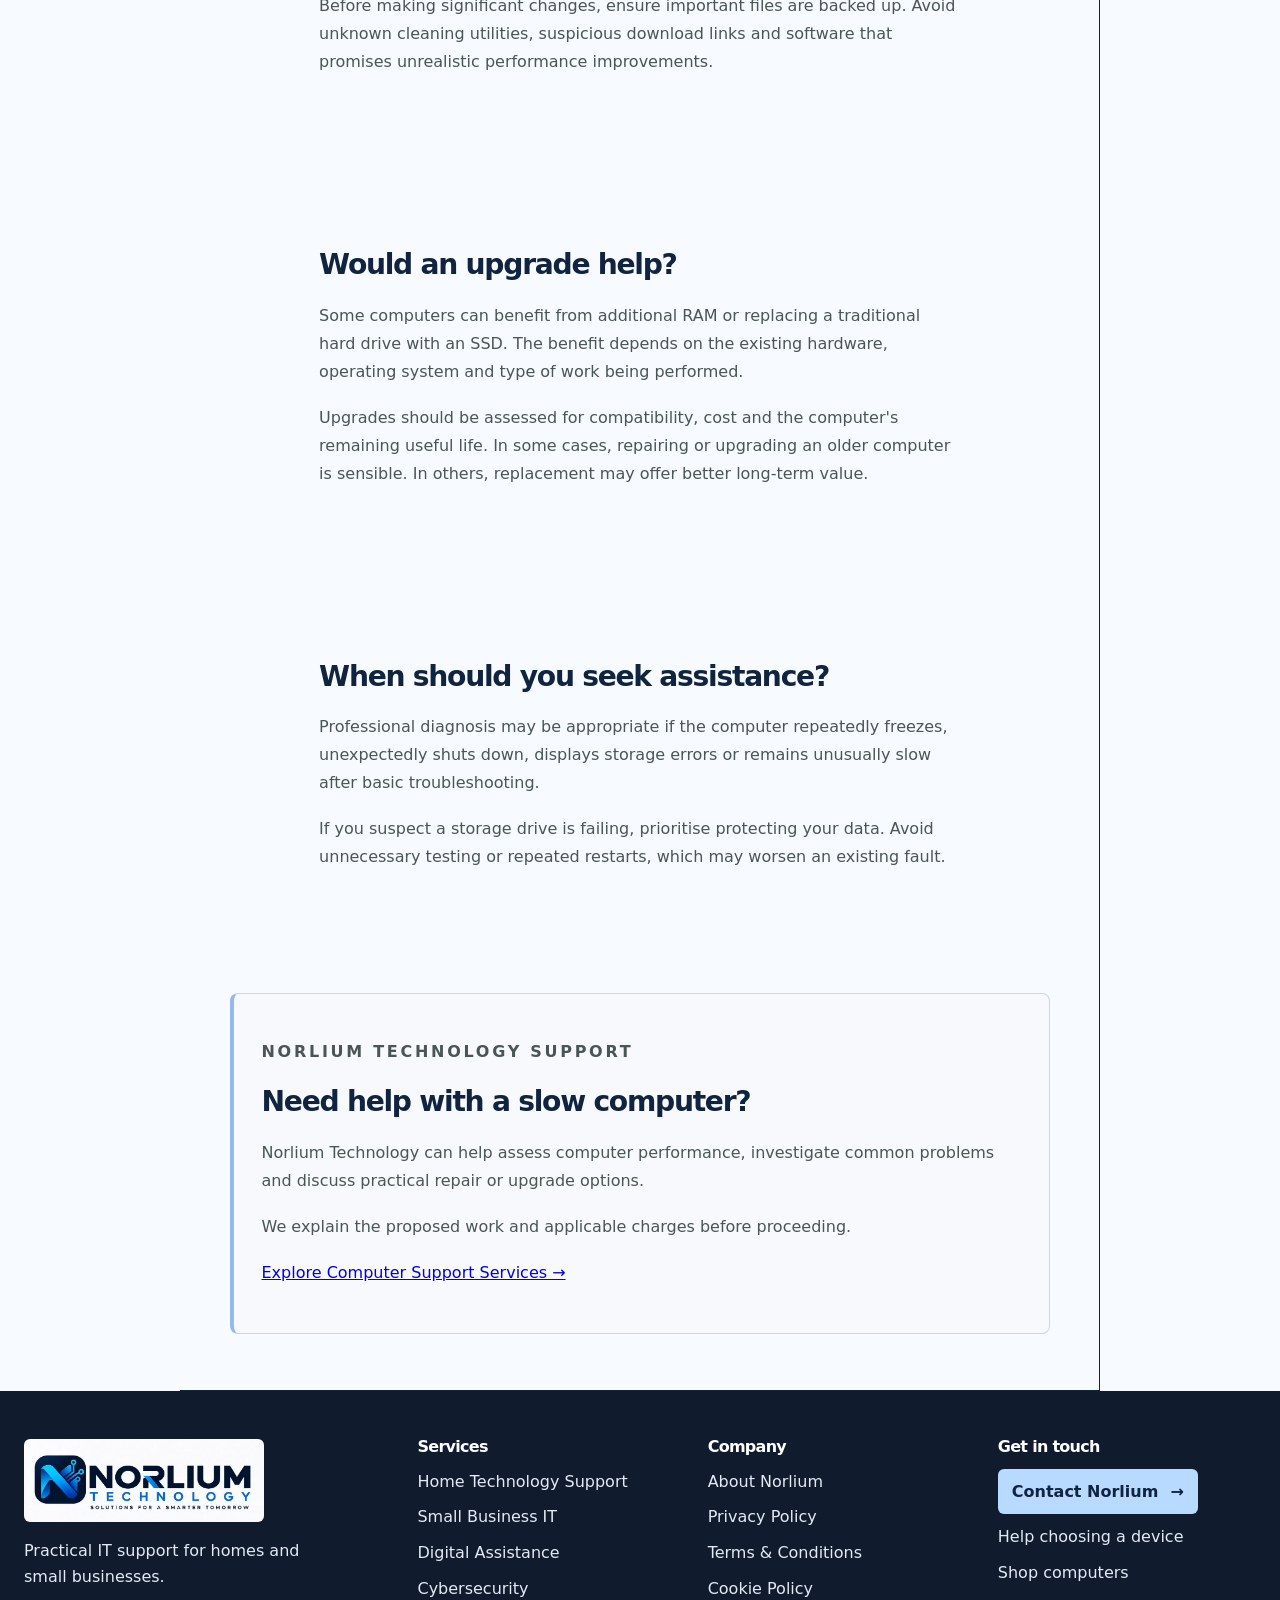
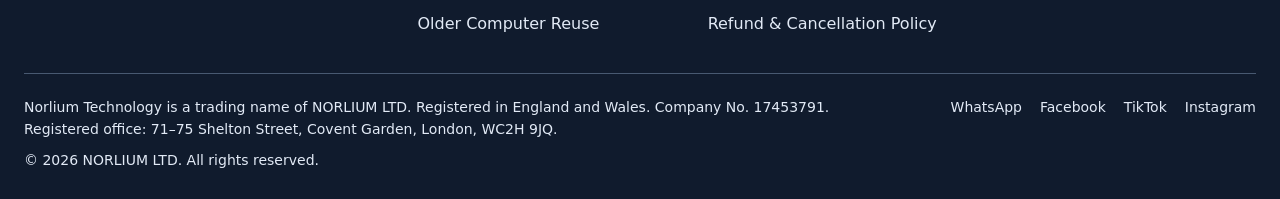
<file: advice/slow-computer/index.html>
<!doctype html>
<html lang="en">
<head>
  <meta charset="utf-8">
  <meta name="viewport" content="width=device-width, initial-scale=1">

  <title>Why Is My Computer Running Slowly? | Norlium Technology</title>

  <meta
    name="description"
    content="Learn why your computer may be running slowly, discover safe troubleshooting steps and understand when a repair or upgrade could help."
  >

  <meta name="robots" content="index, follow">

  <link rel="canonical" href="https://www.norlium.co.uk/advice/slow-computer/">

  <meta property="og:type" content="website">
  <meta property="og:title" content="Why Is My Computer Running Slowly? | Norlium Technology">
  <meta
    property="og:description"
    content="Understand common causes of slow computer performance and practical ways to troubleshoot them safely."
  >
  <meta property="og:url" content="https://www.norlium.co.uk/advice/slow-computer/">
  <meta property="og:site_name" content="Norlium">

  <meta name="twitter:card" content="summary_large_image">

  <link rel="stylesheet" href="/styles.css">
</head>

<body>
  <a class="skip-link" href="#main-content">Skip to main content</a>

  <header class="site-header">

    <a class="brand" href="/" aria-label="Norlium Technology home">
      <img
        src="/assets/images/Logo.png"
        alt="Norlium Technology"
        class="brand-logo"
        width="240"
        height="80"
      >
    </a>

    <button
      class="menu"
      type="button"
      aria-label="Open navigation menu"
      aria-expanded="false"
      aria-controls="main-navigation"
    >
      ☰
    </button>

    <nav id="main-navigation" aria-label="Primary navigation">
      <a href="/services/">Services</a>
      <a href="/business-it/">Business IT</a>
      <a href="/#linux">Older Computer Reuse</a>
      <a href="/digital-assistance/">Digital Assistance</a>
      <a href="/about/">About</a>
      <a href="/#contact">Contact</a>
      <a class="nav-cta" href="/#enquiry-form">Get Support</a>
          <!-- Mobile-only social media links -->
      <div class="mobile-social-links">
        <a
          href="https://api.whatsapp.com/send/?phone=447349499361&amp;text=Hello+Norlium%2C+I%E2%80%99d+like+some+help+with+one+of+your+technology+services.&amp;type=phone_number&amp;app_absent=0"
          target="_blank"
          rel="noopener noreferrer"
        >
          WhatsApp Business &rarr;
        </a>

        <a
          href="https://www.facebook.com/norliumtechnology/"
          target="_blank"
          rel="noopener noreferrer"
        >
          Facebook &rarr;
        </a>
      </div>
    </nav>

    <a class="header-shop"
       href="https://shop.norlium.co.uk/"
       aria-label="Visit Norlium Online Shop">
      <svg viewBox="0 0 24 24" fill="none"
           stroke="currentColor" stroke-width="1.8"
           stroke-linecap="round" stroke-linejoin="round"
           aria-hidden="true">
        <path d="M4 8h16l-1 13H5L4 8z"/>
        <path d="M9 9V6a3 3 0 0 1 6 0v3"/>
      </svg>
      <span>Shop</span>
    </a>

      <div class="header-social" aria-label="Norlium social media">
        <a
          class="social-link whatsapp-link"
          href="https://api.whatsapp.com/send/?phone=447349499361&amp;text=Hello+Norlium%2C+I%E2%80%99d+like+some+help+with+one+of+your+technology+services.&amp;type=phone_number&amp;app_absent=0"
          target="_blank"
          rel="noopener noreferrer"
          aria-label="Contact Norlium Technology on WhatsApp"
          title="WhatsApp Business"
        >
          <svg viewBox="0 0 24 24" aria-hidden="true" focusable="false">
            <path d="M20.5 3.5A11.5 11.5 0 0 0 2.9 18.1L1.5 22.5l4.5-1.4A11.5 11.5 0 1 0 20.5 3.5ZM12 21a9 9 0 0 1-4.6-1.3l-.3-.2-2.7.9.9-2.6-.2-.3A9 9 0 1 1 12 21Zm5-6.7c-.3-.2-1.8-.9-2.1-1s-.5-.2-.7.2-.8 1-1 1.1-.4.1-.7 0a7.5 7.5 0 0 1-3.7-3.3c-.3-.5.3-.5.9-1.7.1-.2 0-.4 0-.6l-1-2.3c-.3-.7-.6-.6-.8-.6h-.7c-.3 0-.6.1-.9.4s-1.2 1.2-1.2 2.8 1.2 3.2 1.4 3.4a10.4 10.4 0 0 0 4 3.6c2.4 1 3.3 1.1 4.5.9.7-.1 1.8-.8 2-1.6.3-.8.3-1.5.2-1.6s-.3-.2-.6-.4Z"/>
          </svg>
        </a>

        <a
          class="social-link facebook-link"
          href="https://www.facebook.com/norliumtechnology/"
          target="_blank"
          rel="noopener noreferrer"
          aria-label="Visit Norlium Technology on Facebook"
          title="Facebook"
        >
          <svg viewBox="0 0 24 24" aria-hidden="true" focusable="false">
            <path d="M22 12a10 10 0 1 0-11.6 9.9v-7H7.9V12h2.5V9.8c0-2.5 1.5-3.9 3.8-3.9 1.1 0 2.2.2 2.2.2v2.4h-1.2c-1.2 0-1.6.7-1.6 1.6V12h2.7l-.4 2.9h-2.3v7A10 10 0 0 0 22 12Z"/>
          </svg>
        </a>
      </div>

  </header>

  <main id="main-content">

    <article class="advice-article">

      <header class="article-header">
        <p class="eyebrow">IT ADVICE &amp; INSIGHTS</p>

        <h1>Why Is My Computer Running Slowly?</h1>

        <p class="section-intro">
          A slow computer does not always need replacing.
          Understanding the cause can help you decide whether
          a simple adjustment, repair or upgrade is worthwhile.
        </p>

        <p>
          <a href="/advice/">&larr; Back to IT Advice &amp; Insights</a>
        </p>
      </header>

      <section aria-labelledby="causes">
        <h2 id="causes">Common causes of a slow computer</h2>

        <p>
          Computers can become slower for several reasons.
          The problem may develop gradually or appear suddenly.
        </p>

        <ul>
          <li>
            <strong>Too many background applications:</strong>
            Programs running automatically can consume memory
            and processing resources.
          </li>
          <li>
            <strong>Limited storage space:</strong>
            A nearly full system drive can affect updates,
            temporary files and everyday operation.
          </li>
          <li>
            <strong>Insufficient memory:</strong>
            Computers with limited RAM may struggle when
            several applications or browser tabs are open.
          </li>
          <li>
            <strong>Older storage technology:</strong>
            Traditional hard drives can be considerably
            slower than modern solid-state drives.
          </li>
          <li>
            <strong>Software or security problems:</strong>
            Faulty applications, unwanted software or malware
            may affect performance.
          </li>
          <li>
            <strong>Overheating:</strong>
            Poor ventilation or dust accumulation can cause
            some computers to reduce performance.
          </li>
        </ul>
      </section>

      <section aria-labelledby="checks">
        <h2 id="checks">Five safe checks to try first</h2>

        <ol>
          <li>
            <strong>Restart your computer.</strong>
            A restart can clear temporary issues and close
            applications that are no longer needed.
          </li>
          <li>
            <strong>Check available storage.</strong>
            Review free space and remove files you no longer
            need. Check carefully before deleting anything.
          </li>
          <li>
            <strong>Review startup applications.</strong>
            Disable unnecessary startup programs through
            your operating system's settings.
          </li>
          <li>
            <strong>Install trusted updates.</strong>
            Use the operating system's official update tools
            and keep important applications current.
          </li>
          <li>
            <strong>Run a security scan.</strong>
            Use a reputable, up-to-date security tool
            to check for unwanted software.
          </li>
        </ol>

        <p>
          Before making significant changes, ensure important
          files are backed up. Avoid unknown cleaning utilities,
          suspicious download links and software that promises
          unrealistic performance improvements.
        </p>
      </section>

      <section aria-labelledby="upgrades">
        <h2 id="upgrades">Would an upgrade help?</h2>

        <p>
          Some computers can benefit from additional RAM or
          replacing a traditional hard drive with an SSD.
          The benefit depends on the existing hardware,
          operating system and type of work being performed.
        </p>

        <p>
          Upgrades should be assessed for compatibility,
          cost and the computer's remaining useful life.
          In some cases, repairing or upgrading an older
          computer is sensible. In others, replacement
          may offer better long-term value.
        </p>
      </section>

      <section aria-labelledby="warning-signs">
        <h2 id="warning-signs">When should you seek assistance?</h2>

        <p>
          Professional diagnosis may be appropriate if the
          computer repeatedly freezes, unexpectedly shuts
          down, displays storage errors or remains unusually
          slow after basic troubleshooting.
        </p>

        <p>
          If you suspect a storage drive is failing, prioritise
          protecting your data. Avoid unnecessary testing or
          repeated restarts, which may worsen an existing fault.
        </p>
      </section>

      <section class="article-support" aria-labelledby="support-title">
        <p class="eyebrow">NORLIUM TECHNOLOGY SUPPORT</p>

        <h2 id="support-title">
          Need help with a slow computer?
        </h2>

        <p>
          Norlium Technology can help assess computer performance,
          investigate common problems and discuss practical repair
          or upgrade options.
        </p>

        <p>
          We explain the proposed work and applicable charges
          before proceeding.
        </p>

        <p>
          <a href="/services/">Explore Computer Support Services &rarr;</a>
        </p>
      </section>

    </article>

  </main>

  <footer class="site-footer">
    <div class="footer-inner">
      <div class="footer-main">
        <div class="footer-brand">
          <a href="/">
            <img src="/assets/images/Logo-optimised.webp"
                 alt="Norlium Technology home" width="240" height="80" loading="lazy">
          </a>
          <p>Practical IT support for homes and small businesses.</p>
        </div>

        <nav class="footer-nav" aria-labelledby="footer-services-heading">
          <h2 id="footer-services-heading">Services</h2>
          <a href="/services/">Home Technology Support</a>
          <a href="/business-it/">Small Business IT</a>
          <a href="/digital-assistance/">Digital Assistance</a>
          <a href="/cybersecurity/">Cybersecurity</a>
          <a href="/#linux">Older Computer Reuse</a>
        </nav>

        <nav class="footer-nav" aria-labelledby="footer-legal-heading">
          <h2 id="footer-legal-heading">Company</h2>
          <a href="/about/">About Norlium</a>
          <a href="/privacy/">Privacy Policy</a>
          <a href="/terms/">Terms &amp; Conditions</a>
          <a href="/cookies/">Cookie Policy</a>
          <a href="/refunds/">Refund &amp; Cancellation Policy</a>
        </nav>

        <nav class="footer-nav footer-actions" aria-labelledby="footer-contact-heading">
          <h2 id="footer-contact-heading">Get in touch</h2>
          <a class="footer-cta" href="/#contact">Contact Norlium <span aria-hidden="true">&rarr;</span></a>
          <a href="/device-request/">Help choosing a device</a>
          <a href="https://shop.norlium.co.uk/">Shop computers</a>
        </nav>
      </div>

      <div class="footer-bottom">
        <div class="company-details">
          <p>Norlium Technology is a trading name of NORLIUM LTD.
            Registered in England and Wales. Company No. 17453791.<br>
            Registered office: 71–75 Shelton Street, Covent Garden, London, WC2H 9JQ.</p>
          <p>&copy; 2026 NORLIUM LTD. All rights reserved.</p>
        </div>

        <nav class="footer-social" aria-label="Norlium social and messaging links">
          <a href="https://wa.me/447349499361">WhatsApp</a>
          <a href="https://www.facebook.com/norliumtechnology/">Facebook</a>
          <a href="https://www.tiktok.com/@norliumtech">TikTok</a>
          <a href="https://www.instagram.com/norliumtechnology/">Instagram</a>
        </nav>
      </div>
    </div>
  </footer>

  <script src="/assets/js/site.js" defer></script>
</body>
</html>
</file>
<file: styles.css>
:root {
  --ink: #10233f;
  --paper: #ffffff;
  --accent: #0878d1;
  --muted: #52647a;
  --line: #dce5ee;
  --white: #ffffff;
  --content-width: 1440px;
}

* {
  box-sizing: border-box;
}

html {
  scroll-behavior: smooth;
  scroll-padding-top: 90px;
}

body {
  margin: 0;
  background: var(--paper);
  color: var(--ink);
  font-family:
    Inter,
    ui-sans-serif,
    system-ui,
    -apple-system,
    BlinkMacSystemFont,
    "Segoe UI",
    sans-serif;
  line-height: 1.6;
  text-rendering: optimizeLegibility;
}

img,
svg {
  max-width: 100%;
  height: auto;
}

a,
button,
input,
select,
textarea {
  font: inherit;
}

a,
button {
  -webkit-tap-highlight-color: transparent;
}

a:focus-visible,
button:focus-visible,
input:focus-visible,
select:focus-visible,
textarea:focus-visible {
  outline: 3px solid var(--ink);
  outline-offset: 3px;
}

.skip-link {
  position: absolute;
  left: 16px;
  top: -100px;
  z-index: 1000;
  padding: 12px 16px;
  background: var(--ink);
  color: var(--white);
  text-decoration: none;
  font-weight: 800;
}

.skip-link:focus {
  top: 16px;
}

.site-header {
  min-height: 76px;
  display: flex;
  align-items: center;
  justify-content: space-between;
  gap: 24px;
  padding: 0 max(5vw, 24px);
  border-bottom: 1px solid var(--line);
  position: sticky;
  top: 0;
  background: rgba(244, 241, 233, 0.96);
  backdrop-filter: blur(12px);
  z-index: 100;
}

.brand {
  text-decoration: none;
  color: var(--ink);
  display: flex;
  flex-direction: column;
  line-height: 0.9;
  flex-shrink: 0;
}

.brand span {
  font-weight: 900;
  letter-spacing: 0.06em;
  font-size: 20px;
}

.brand small {
  font-size: 8px;
  letter-spacing: 0.34em;
  margin-top: 7px;
}

#main-navigation {
  display: flex;
  gap: 24px;
  align-items: center;
}

#main-navigation a {
  color: var(--ink);
  text-decoration: none;
  font-size: 14px;
  font-weight: 700;
}

#main-navigation a:hover {
  text-decoration: underline;
  text-underline-offset: 4px;
}

.nav-cta {
  border: 1px solid var(--ink);
  padding: 10px 14px;
}

.nav-cta:hover {
  background: var(--ink);
  color: var(--white);
  text-decoration: none !important;
}

.menu {
  display: none;
  width: 44px;
  height: 44px;
  align-items: center;
  justify-content: center;
  background: var(--white);
  border: 1px solid var(--line);
  border-radius: 10px;
  color: var(--ink);
  font-size: 24px;
  cursor: pointer;
}

main section {
  width: 100%;
  padding: 100px max(7vw, 28px);
}

main section > * {
  max-width: var(--content-width);
  margin-left: auto;
  margin-right: auto;
}

.hero {
  min-height: 680px;
  display: grid;
  grid-template-columns: minmax(0, 1.5fr) minmax(280px, 0.7fr);
  align-items: center;
  gap: 8vw;
}

.eyebrow {
  font-size: 12px;
  font-weight: 800;
  letter-spacing: 0.17em;
  text-transform: uppercase;
}

.hero h1 {
  font-size: clamp(52px, 7.5vw, 108px);
  line-height: 0.92;
  letter-spacing: -0.055em;
  margin: 22px 0 30px;
  max-width: 950px;
}

.lead,
.section-intro {
  font-size: 20px;
  max-width: 760px;
  color: #43504c;
}

.section-intro {
  margin-top: -18px;
  margin-bottom: 42px;
}

.actions {
  display: flex;
  flex-wrap: wrap;
  gap: 12px;
  margin-top: 36px;
}

.primary,
.secondary {
  min-height: 44px;
  display: inline-flex;
  align-items: center;
  justify-content: center;
  padding: 14px 20px;
  text-decoration: none;
  font-weight: 800;
  border: 1px solid var(--ink);
  cursor: pointer;
  font-size: 14px;
}

.primary {
  background: var(--ink);
  color: var(--white);
}

.primary:hover {
  opacity: 0.92;
}

.secondary {
  color: var(--ink);
  background: transparent;
}

.secondary:hover {
  background: var(--ink);
  color: var(--white);
}

.hero aside {
  border-top: 4px solid var(--ink);
  padding-top: 18px;
}

.hero aside ol {
  padding-left: 22px;
}

.hero aside li {
  padding: 10px 0;
  border-bottom: 1px solid var(--line);
}

h2 {
  font-size: clamp(28px, 3vw, 36px);
  letter-spacing: -0.045em;
  line-height: 1;
  margin: 15px 0 45px;
  max-width: 950px;
}

.grid {
  display: grid;
  grid-template-columns: repeat(3, minmax(0, 1fr));
  border-top: 1px solid var(--ink);
  border-left: 1px solid var(--ink);
}

article {
  padding: 30px;
  min-height: 260px;
  border-right: 1px solid var(--ink);
  border-bottom: 1px solid var(--ink);
}

article b {
  font-size: 12px;
}

article h3 {
  font-size: 25px;
  margin: 40px 0 12px;
  line-height: 1.15;
}

article p {
  color: #4b5652;
}

.feature {
  background: var(--ink);
  color: var(--paper);
}

.feature > div:first-child {
  max-width: 1000px;
}

.feature p {
  font-size: 18px;
  max-width: 820px;
}

.feature .secondary {
  border-color: var(--paper);
  color: var(--paper);
  margin-top: 20px;
}

.feature .secondary:hover {
  background: var(--paper);
  color: var(--ink);
}

.rule {
  font-weight: 800;
  margin-top: 32px;
}

.decision {
  display: flex;
  flex-wrap: wrap;
  gap: 18px;
  align-items: center;
  margin-top: 70px;
  padding-top: 25px;
  border-top: 1px solid #65706d;
  font-weight: 800;
  letter-spacing: 0.08em;
}

.split {
  display: grid;
  grid-template-columns: minmax(0, 1fr) minmax(0, 1fr);
  gap: 8vw;
}

.split p {
  font-size: 19px;
}

.pricing {
  background: var(--accent);
}

.pricing p:not(.eyebrow) {
  font-size: 20px;
  max-width: 850px;
}

.pricing strong {
  display: block;
  margin-top: 35px;
  font-size: 24px;
  max-width: 850px;
}

.trust {
  display: grid;
  grid-template-columns: repeat(3, minmax(0, 1fr));
  padding-top: 50px !important;
  padding-bottom: 50px !important;
  border-bottom: 1px solid var(--line);
}

.trust div {
  padding: 20px 30px;
  border-right: 1px solid var(--line);
}

.trust div:last-child {
  border-right: 0;
}

.trust p {
  color: var(--muted);
}

.contact {
  display: grid;
  grid-template-columns: minmax(0, 1fr) minmax(0, 1fr);
  align-items: start;
  gap: 3rem 8vw;
}

.contact > div:first-child,
.contact > #enquiry-form {
  margin-inline-start: 0;
}

.contact > #enquiry-form {
  position: relative;
  grid-column: 1 / -1;
  padding-block-start: calc(3rem + 2px);
  width: 100%;
  max-width: min(44rem, var(--content-width));
  min-width: 0;
}

.contact > #enquiry-form::before {
  content: "";
  position: absolute;
  inset: 0 0 auto;
  height: 2px;
  background: #0869d5;
  /* Extend the divider across the viewport without widening the form. */
  box-shadow: 0 0 0 100vmax #0869d5;
  clip-path: inset(0 -100vmax);
  pointer-events: none;
}

.contact-methods {
  display: grid;
  gap: 0.625rem;
  margin: 0;
  padding: 0;
  list-style: none;
}

.contact-methods li {
  display: flex;
  align-items: flex-start;
  gap: 0.625rem;
}

.contact-methods svg {
  flex: 0 0 1.25rem;
  width: 1.25rem;
  height: 1.25rem;
  margin-top: 0.15em;
  color: var(--norlium-side-accent);
  fill: none;
  stroke: currentColor;
  stroke-width: 1.8;
  stroke-linecap: round;
  stroke-linejoin: round;
}

.contact-actions {
  display: flex;
  flex-wrap: wrap;
  gap: 12px;
  margin: 24px 0 14px;
}

.contact-detail {
  margin-top: 12px;
}

.contact-detail a {
  font-weight: 700;
  overflow-wrap: anywhere;
}

form {
  display: grid;
  gap: 16px;
}

.security-notice {
  width: 100%;
  max-width: 32rem;
}

.security-notice img {
  display: block;
  width: 100%;
  height: auto;
}

label {
  font-size: 13px;
  font-weight: 750;
}

input,
select,
textarea {
  width: 100%;
  margin-top: 6px;
  padding: 13px;
  min-height: 44px;
  border: 1px solid #7f8884;
  background: var(--white);
  color: var(--ink);
}

textarea {
  resize: vertical;
  min-height: 140px;
}

form small {
  color: var(--muted);
}

.enquiry-consent {
  margin: 4px 0;
  padding: 20px;
  border: 1px solid var(--line);
  background: rgba(255, 255, 255, 0.35);
}

.enquiry-consent legend {
  padding: 0 8px;
  font-size: 15px;
  font-weight: 800;
  color: var(--ink);
}

.enquiry-consent > p:first-of-type {
  margin-top: 0;
  color: var(--muted);
}

.consent-option {
  display: grid;
  grid-template-columns: 22px minmax(0, 1fr);
  gap: 10px;
  align-items: start;
  margin: 16px 0;
  font-size: 14px;
  font-weight: 500;
  line-height: 1.5;
  cursor: pointer;
}

.consent-option input[type="checkbox"] {
  width: 20px;
  height: 20px;
  min-height: 20px;
  margin: 2px 0 0;
  padding: 0;
  cursor: pointer;
}

.consent-option a,
.form-privacy-note a {
  color: var(--ink);
  font-weight: 700;
  text-underline-offset: 3px;
}

.consent-note {
  margin: 18px 0 0;
  padding: 14px;
  border-left: 4px solid var(--ink);
  background: rgba(20, 32, 29, 0.06);
  font-size: 13px;
  line-height: 1.55;
}

form button {
  justify-self: start;
}

.form-message {
  margin: 0;
  padding: 14px;
  border-left: 4px solid var(--ink);
  background: rgba(20, 32, 29, 0.08);
}

.form-honeypot {
  position: absolute;
  left: -10000px;
  width: 1px;
  height: 1px;
  overflow: hidden;
}

/* Site footer */
.site-footer {
  background: #101b2d;
  color: #e2eaf6;
  padding: 48px 0 28px;
}

.footer-inner {
  width: min(var(--content-width, 1200px), calc(100% - 48px));
  margin-inline: auto;
}

.footer-main {
  display: grid;
  grid-template-columns: minmax(220px, 1.4fr) repeat(3, minmax(0, 1fr));
  gap: 32px;
}

.footer-brand img {
  display: block;
  width: min(100%, 240px);
  height: auto;
  background: #fff;
  border-radius: 6px;
}

.footer-brand p {
  max-width: 28ch;
  margin: 16px 0 0;
}

.footer-nav {
  display: grid;
  align-content: start;
  justify-items: start;
  gap: 10px;
}

.footer-nav h2 {
  margin: 0 0 4px;
  color: #fff;
  font-size: 16px;
}

.site-footer a {
  color: inherit;
  text-underline-offset: 4px;
}

.footer-nav a,
.footer-social a {
  text-decoration: none;
}

.site-footer a:hover {
  text-decoration: underline;
}

.site-footer a:focus-visible {
  outline-color: #93c5fd;
}

.footer-actions .footer-cta {
  display: inline-flex;
  align-items: center;
  gap: 12px;
  padding: 10px 14px;
  border-radius: 6px;
  background: #b9daff;
  color: #10233f;
  font-weight: 700;
}

.footer-bottom {
  display: flex;
  flex-wrap: wrap;
  align-items: start;
  justify-content: space-between;
  gap: 16px 32px;
  margin-top: 36px;
  padding-top: 22px;
  border-top: 1px solid #485971;
  font-size: 14px;
}

.footer-bottom p {
  margin: 0 0 8px;
}

.footer-bottom p:last-child {
  margin-bottom: 0;
}

.footer-social {
  display: flex;
  flex-wrap: wrap;
  gap: 8px 18px;
}

@media (max-width: 900px) {
  .footer-main {
    grid-template-columns: repeat(2, minmax(0, 1fr));
  }
}

@media (max-width: 480px) {
  .site-footer {
    padding-top: 32px;
  }

  .footer-main {
    gap: 24px 16px;
  }

  .footer-brand,
  .footer-actions {
    grid-column: 1 / -1;
  }
}
/* Footer readability on narrow mobile screens */
@media (max-width: 480px) {
  .footer-main {
    grid-template-columns: minmax(0, 1fr);
    gap: 24px;
  }

  .footer-brand,
  .footer-actions {
    grid-column: auto;
  }

  .footer-bottom {
    flex-direction: column;
    align-items: flex-start;
    gap: 20px;
  }

  .footer-social {
    gap: 12px 20px;
  }
}
/* Pricing options */
.pricing-options {
  display: grid;
  grid-template-columns: repeat(3, minmax(0, 1fr));
  margin: 38px 0;
  border-top: 1px solid var(--ink);
  border-left: 1px solid var(--ink);
}

.pricing-options > div {
  padding: 24px;
  border-right: 1px solid var(--ink);
  border-bottom: 1px solid var(--ink);
}

.pricing-options b {
  display: block;
  margin-bottom: 10px;
  font-size: 18px;
}

.pricing-options p {
  margin: 0;
  font-size: 17px !important;
}

/* Customer support process */
.support-process {
  list-style: none;
  padding: 0;
  margin: 0;
  counter-reset: support-step;
}

.support-process li {
  counter-increment: support-step;
  position: relative;
  padding: 22px 0 22px 58px;
  border-top: 1px solid var(--line);
  color: #4b5652;
}

.support-process li:last-child {
  border-bottom: 1px solid var(--line);
}

.support-process li::before {
  content: counter(support-step, decimal-leading-zero);
  position: absolute;
  left: 0;
  top: 22px;
  font-size: 12px;
  font-weight: 800;
  letter-spacing: 0.12em;
  color: var(--ink);
}

.support-process strong {
  display: block;
  margin-bottom: 5px;
  color: var(--ink);
  font-size: 18px;
}

/* Desktop layout refinement */
@media (min-width: 1051px) {
  main section {
    padding-top: 78px;
    padding-bottom: 78px;
  }

  .hero {
    min-height: 590px;
    grid-template-columns: minmax(0, 1.45fr) minmax(300px, 0.55fr);
    gap: clamp(55px, 6vw, 100px);
  }

  .hero h1 {
    font-size: clamp(58px, 6vw, 88px);
    max-width: 880px;
  }

  h2 {
    font-size: clamp(28px, 3vw, 36px);
    margin-bottom: 36px;
  }

  .grid article {
    display: flex;
    flex-direction: column;
    min-height: 240px;
  }

  .grid article h3 {
    margin-top: 32px;
  }

  .grid article p {
    margin-bottom: 22px;
  }

  .grid article .secondary {
    margin-top: auto;
    align-self: flex-start;
  }

  #support-options .grid article {
    min-height: 300px;
  }

  #support-options .grid article h3 {
    font-size: 27px;
  }

  #services .grid article {
    min-height: 230px;
  }

  .split {
    gap: clamp(60px, 7vw, 120px);
  }

  .split > div:last-child {
    max-width: 720px;
  }
}

@media (max-width: 1050px) {
  #main-navigation {
    gap: 16px;
  }

  #main-navigation a {
    font-size: 13px;
  }

  .grid {
    grid-template-columns: repeat(2, minmax(0, 1fr));
  }

  .hero {
    grid-template-columns: 1.3fr 0.7fr;
    gap: 5vw;
  }
}

@media (max-width: 800px) {
  .pricing-options {
    grid-template-columns: 1fr;
  }

  html {
    scroll-padding-top: 78px;
  }

  .site-header {
    min-height: 68px;
    padding: 0 20px;
  }

  .menu {
    display: inline-flex;
  }

  #main-navigation {
    display: none;
    position: absolute;
    top: 68px;
    left: 0;
    right: 0;
    max-height: calc(100vh - 68px);
    overflow-y: auto;
    background: var(--paper);
    padding: 22px 24px 28px;
    flex-direction: column;
    align-items: stretch;
    gap: 0;
    border-bottom: 1px solid var(--ink);
    box-shadow: 0 16px 30px rgba(20, 32, 29, 0.08);
  }

  #main-navigation.open {
    display: flex;
  }

  #main-navigation a {
    min-height: 48px;
    display: flex;
    align-items: center;
    padding: 10px 0;
    border-bottom: 1px solid var(--line);
    font-size: 16px;
  }

  #main-navigation .nav-cta {
    margin-top: 18px;
    padding: 12px 16px;
    justify-content: center;
    border: 1px solid var(--ink);
  }

  main section {
    padding: 70px 24px;
  }

  .hero {
    grid-template-columns: 1fr;
    min-height: auto;
    gap: 52px;
  }

  .hero h1 {
    font-size: clamp(28px, 6vw, 36px);
    line-height: 0.94;
  }

  .lead,
  .section-intro {
    font-size: 18px;
  }

  h2 {
    margin-bottom: 32px;
  }

  .grid,
  .split,
  .contact,
  .trust {
    grid-template-columns: 1fr;
  }

  article {
    min-height: auto;
  }

  .trust div {
    border-right: 0;
    border-bottom: 1px solid var(--line);
    padding-left: 0;
    padding-right: 0;
  }

  .trust div:last-child {
    border-bottom: 0;
  }

  .decision {
    gap: 12px;
    font-size: 13px;
  }

  .actions {
    flex-direction: column;
    align-items: stretch;
  }

  .actions .primary,
  .actions .secondary {
    width: 100%;
  }
}

@media (max-width: 480px) {
  main section {
    padding-left: 18px;
    padding-right: 18px;
  }

  .site-header {
    padding-left: 18px;
    padding-right: 18px;
  }

  .hero h1 {
    font-size: clamp(28px, 7vw, 34px);
  }

  h2 {
    font-size: clamp(24px, 6vw, 30px);
  }

  article {
    padding: 24px;
  }

  article h3 {
    font-size: 22px;
    margin-top: 28px;
  }

  .split p,
  .feature p,
  .pricing p:not(.eyebrow) {
    font-size: 17px;
  }

  .pricing strong {
    font-size: 21px;
  }
}

@media (prefers-reduced-motion: reduce) {
  html {
    scroll-behavior: auto;
  }

  *,
  *::before,
  *::after {
    scroll-behavior: auto !important;
    transition-duration: 0.01ms !important;
    animation-duration: 0.01ms !important;
    animation-iteration-count: 1 !important;
  }
}

/* Norlium homepage layout refinements */

.hero {
  min-height: auto;
  gap: clamp(24px, 4vw, 56px);
}

.hero h1 {
  line-height: 1.04;
  margin-top: 14px;
  margin-bottom: 22px;
}

.hero .actions {
  margin-top: 26px;
}

#support-options {
  padding-top: 48px;
}

@media (min-width: 1051px) {
  main section.hero {
    padding-top: 48px;
    padding-bottom: 52px;
  }

  .hero {
    min-height: 440px;
    grid-template-columns: minmax(0, 1.3fr) minmax(280px, 0.7fr);
  }
}

@media (max-width: 800px) {
  main section.hero {
    padding-top: 36px;
    padding-bottom: 36px;
  }

  .hero {
    min-height: auto;
    gap: 28px;
  }

  #support-options {
    padding-top: 36px;
  }
}

/* Norlium official header logo */

.site-header .brand {
  display: flex;
  align-items: center;
  justify-content: flex-start;
  flex-shrink: 0;
}

.site-header .brand-logo {
  display: block;
  width: 190px;
  height: auto;
  max-height: 64px;
  object-fit: contain;
  object-position: left center;
}

@media (max-width: 800px) {
  .site-header .brand-logo {
    width: 155px;
    max-height: 54px;
  }
}

@media (max-width: 480px) {
  .site-header .brand-logo {
    width: 140px;
    max-height: 50px;
  }
}

/* Norlium header and homepage width correction */

.site-header {
  width: 100%;
  min-width: 0;
  gap: 16px;
  padding-left: clamp(18px, 3vw, 44px);
  padding-right: clamp(18px, 3vw, 44px);
}

.site-header .brand-logo {
  width: 230px;
  max-height: 72px;
  height: auto;
}

#main-navigation {
  min-width: 0;
  gap: clamp(10px, 1.2vw, 20px);
}

#main-navigation a {
  white-space: nowrap;
}

.hero {
  min-width: 0;
}

.hero > div,
.hero > aside {
  min-width: 0;
}

@media (min-width: 1051px) {
  .hero {
    grid-template-columns:
      minmax(0, 1.4fr)
      minmax(0, 0.6fr);
    gap: clamp(24px, 3vw, 48px);
  }

  .hero h1 {
    font-size: clamp(48px, 5vw, 76px);
  }
}

@media (max-width: 1200px) {
  .site-header .brand-logo {
    width: 180px;
  }

  #main-navigation {
    gap: 10px;
  }
}

/* Bring desktop navigation closer to the Norlium logo */

@media (min-width: 801px) {
  .site-header {
    justify-content: flex-start;
    gap: clamp(24px, 3vw, 48px);
  }

  #main-navigation {
    margin-left: 0;
    gap: clamp(12px, 1.3vw, 20px);
  }
}

/* Norlium social links in header */

.header-social {
  display: flex;
  align-items: center;
  gap: 12px;
  flex-shrink: 0;
}

.social-link {
  display: inline-flex;
  align-items: center;
  justify-content: center;
  width: 36px;
  height: 36px;
  border-radius: 50%;
  text-decoration: none;
  transition: background-color 0.2s ease;
}

.social-link svg {
  display: block;
  width: 24px;
  height: 24px;
  fill: currentColor;
}

.whatsapp-link {
  color: #128c4a;
}

.facebook-link {
  color: #1877f2;
}

.social-link:hover {
  background: rgba(15, 49, 91, 0.08);
}

@media (min-width: 801px) {
  .site-header {
    flex-wrap: wrap;
    row-gap: 8px;
  }

  .header-social {
    margin-left: auto;
  }
}

@media (max-width: 800px) {
  .header-social {
    margin-left: auto;
    gap: 6px;
  }

  .social-link {
    width: 32px;
    height: 32px;
  }

  .social-link svg {
    width: 21px;
    height: 21px;
  }
}

/* Norlium navy and blue brand refinements */

.site-header {
  background: rgba(255, 255, 255, 0.97);
  border-bottom: 2px solid var(--accent);
}

#main-navigation a:hover {
  color: var(--accent);
}

#main-navigation .nav-cta {
  background: var(--accent);
  border-color: var(--accent);
  color: #ffffff;
}

#main-navigation .nav-cta:hover {
  background: #075da5;
  color: #ffffff;
}

.hero .eyebrow,
#support-options .eyebrow {
  color: var(--accent);
}

.primary {
  background: var(--accent);
  border-color: var(--accent);
  color: #ffffff;
}

.primary:hover {
  background: #075da5;
  opacity: 1;
}

.secondary {
  border-color: var(--accent);
  color: var(--accent);
}

.secondary:hover {
  background: var(--accent);
  color: #ffffff;
}

/* Approved Norlium homepage hero */

main section.norlium-hero {
  width: 100%;
  max-width: none;
  min-height: 510px;
  padding: 72px max(7vw, 28px);
  display: flex;
  align-items: center;
  background-image:
    linear-gradient(
      90deg,
      rgba(240, 247, 255, 0.98) 0%,
      rgba(240, 247, 255, 0.95) 31%,
      rgba(240, 247, 255, 0.68) 48%,
      rgba(240, 247, 255, 0.04) 72%
    ),
    url("/assets/images/homepage-services-workspace.webp");
  background-size: cover;
  background-position: center;
  background-repeat: no-repeat;
}

.norlium-hero .hero-content {
  width: 100%;
  max-width: var(--content-width);
  margin: 0 auto;
}

.norlium-hero .eyebrow {
  color: #0867c5;
  font-size: 16px;
  letter-spacing: 0.09em;
}

.norlium-hero h1 {
  max-width: 790px;
  font-size: clamp(42px, 5vw, 72px);
  line-height: 1.05;
  letter-spacing: -0.04em;
  color: #081f4a;
  margin: 20px 0 22px;
}

.norlium-hero .lead {
  max-width: 650px;
  font-size: clamp(18px, 1.7vw, 25px);
  line-height: 1.5;
  color: #40506a;
}

.norlium-hero .primary {
  background: #0869d5;
  border-color: #0869d5;
  border-radius: 8px;
  color: #ffffff;
  font-size: 17px;
  padding: 15px 28px;
}

@media (max-width: 800px) {
  main section.norlium-hero {
    min-height: 480px;
    padding: 50px 24px;
    background-image: none;
    background-color: #f0f7ff;
  }

  .norlium-hero h1 {
    font-size: clamp(36px, 8vw, 54px);
  }
}

/* Norlium homepage service columns */

#support-options {
  background: #ffffff;
  padding-top: 52px;
  padding-bottom: 70px;
}

#support-options .grid {
  display: grid;
  grid-template-columns: repeat(3, minmax(0, 1fr));
  gap: 0;
}

#support-options .grid article {
  display: flex;
  flex-direction: column;
  align-items: center;
  text-align: center;
  padding: 36px 32px;
  min-height: 310px;
  border: 0;
  border-right: 1px solid #e8edf4;
  background: #ffffff;
}

#support-options .grid article:last-child {
  border-right: 0;
}

#support-options .service-icon {
  width: 112px;
  height: 112px;
  display: flex;
  align-items: center;
  justify-content: center;
  background: #edf5ff;
  border-radius: 50%;
  color: #092654;
  margin-bottom: 20px;
}

#support-options .service-icon svg {
  width: 52px;
  height: 52px;
}

#support-options .grid article h3 {
  margin: 0 0 12px;
  font-size: clamp(22px, 2vw, 28px);
  color: #092654;
}

#support-options .grid article p {
  margin: 0 0 20px;
  font-size: 17px;
  line-height: 1.55;
  color: #46536a;
}

#support-options .grid article .secondary {
  margin-top: auto;
  align-self: center;
  border: 0;
  padding: 8px 12px;
  color: #0869d5;
  background: transparent;
}

#support-options .grid article .secondary:hover {
  color: #064d9d;
  text-decoration: underline;
}

@media (max-width: 800px) {
  #support-options .grid {
    grid-template-columns: 1fr;
  }

  #support-options .grid article {
    min-height: auto;
    border-right: 0;
    border-bottom: 1px solid #e8edf4;
    padding: 32px 20px;
  }

  #support-options .grid article:last-child {
    border-bottom: 0;
  }
}

/* Norlium homepage — service section refinement */

#support-options > .eyebrow {
  margin-top: 0;
  margin-bottom: 8px;
  color: #0869d5;
}

#support-options > h2 {
  font-size: clamp(25px, 2.7vw, 36px);
  line-height: 1.2;
  letter-spacing: -0.025em;
  margin-top: 0;
  margin-bottom: 26px;
}

/* Hide the introductory paragraph */
#support-options > .section-intro {
  display: none;
}

/* Remove the line and box borders around service cards */
#support-options .grid {
  border: none;
  margin-top: 0;
}

#support-options .grid article {
  border-top: none;
  border-bottom: none;
  box-shadow: none;
}

/* Retain subtle separators between the three columns */
#support-options .grid article:not(:last-child) {
  border-right: 1px solid #e8edf4;
}

@media (max-width: 800px) {
  #support-options {
    padding-top: 20px;
    padding-bottom: 36px;
  }

  #support-options > h2 {
    font-size: clamp(24px, 5vw, 30px);
    margin-bottom: 18px;
  }

  #support-options .grid article:not(:last-child) {
    border-right: none;
    border-bottom: 1px solid #e8edf4;
  }
}

/* Norlium Online Shop links */

.header-shop {
  display: inline-flex;
  align-items: center;
  justify-content: center;
  gap: 8px;
  flex-shrink: 0;
  padding: 8px 12px;
  color: #0869d5;
  font-size: 14px;
  font-weight: 700;
  text-decoration: none;
  border: 1px solid #dce5ee;
  border-radius: 6px;
}

.header-shop svg {
  width: 20px;
  height: 20px;
}

.header-shop:hover {
  background: #edf5ff;
}

.support-heading-row {
  display: flex;
  align-items: center;
  justify-content: space-between;
  gap: 24px;
  max-width: var(--content-width);
  margin-bottom: 26px;
}

#support-options .support-heading-row h2 {
  font-size: clamp(25px, 2.7vw, 36px);
  line-height: 1.2;
  margin: 0;
}

.support-shop-link {
  flex-shrink: 0;
  color: #0869d5;
  font-size: 16px;
  font-weight: 700;
  text-decoration: none;
}

.support-shop-link:hover {
  text-decoration: underline;
  text-underline-offset: 4px;
}

@media (max-width: 1050px) {
  .header-shop {
    padding: 8px;
  }
}

@media (max-width: 800px) {
  .header-shop {
    margin-left: auto;
  }

  .support-heading-row {
    align-items: flex-start;
    flex-direction: column;
    gap: 12px;
    margin-bottom: 24px;
  }

  .support-shop-link {
    font-size: 15px;
  }
}
/* Phase 2: Problem-based support categories */

#help-topics {
  padding: 36px 24px 44px;
  background: #f7faff;
}

#help-topics .eyebrow,
#help-topics h2,
#help-topics .help-topics-intro {
  max-width: var(--content-width);
  margin-left: auto;
  margin-right: auto;
}

#help-topics h2 {
  margin-top: 10px;
  margin-bottom: 12px;
  color: #10233f;
  font-size: clamp(26px, 3vw, 38px);
  line-height: 1.2;
}

.help-topics-intro {
  margin-top: 0;
  margin-bottom: 22px;
  color: #52647a;
  line-height: 1.6;
}

.help-topics-grid {
  display: grid;
  grid-template-columns: repeat(3, minmax(0, 1fr));
  gap: 20px;
  max-width: var(--content-width);
  margin: 0 auto;
}

.help-topic {
  display: flex;
  flex-direction: column;
  align-items: flex-start;
  gap: 12px;
  padding: 24px;
  background: #ffffff;
  border: 1px solid #dce5ee;
  border-radius: 12px;
  color: #10233f;
  text-decoration: none;
  transition: border-color 0.2s ease,
              box-shadow 0.2s ease,
              transform 0.2s ease;
}

.help-topic:hover {
  border-color: #0878d1;
  box-shadow: 0 8px 24px rgba(16, 35, 63, 0.09);
  transform: translateY(-3px);
}

.help-topic:focus-visible {
  outline: 3px solid #0878d1;
  outline-offset: 3px;
}

.help-topic-icon {
  display: flex;
  align-items: center;
  justify-content: center;
  width: 56px;
  height: 56px;
  border-radius: 50%;
  background: #eaf4ff;
  font-size: 27px;
}

.help-topic h3 {
  margin: 0;
  font-size: 19px;
  line-height: 1.3;
}

.help-topic p {
  margin: 0;
  color: #52647a;
  font-size: 15px;
  line-height: 1.6;
}

.help-topic-action {
  margin-top: auto;
  padding-top: 8px;
  color: #0878d1;
  font-size: 14px;
  font-weight: 700;
}

/* Tablet */
@media (max-width: 900px) {
  .help-topics-grid {
    grid-template-columns: repeat(2, minmax(0, 1fr));
  }
}

/* Mobile */
@media (max-width: 600px) {
  #help-topics {
    padding: 28px 18px 36px;
  }

  .help-topics-grid {
    grid-template-columns: 1fr;
    gap: 14px;
  }

  .help-topic {
    padding: 20px;
  }
}

/* Reduced motion */
@media (prefers-reduced-motion: reduce) {
  .help-topic {
    transition: none;
  }

  .help-topic:hover {
    transform: none;
  }
}
/* Phase 2: Mobile header layout correction */

@media (max-width: 600px) {

  .site-header {
    display: flex;
    flex-wrap: nowrap;
    justify-content: space-between;
    gap: 8px;
    padding-left: 12px;
    padding-right: 12px;
  }

  .site-header .brand {
    flex: 0 1 auto;
    min-width: 0;
  }

  .site-header .brand-logo {
    width: 150px;
    max-width: 100%;
    height: auto;
  }

  .site-header .menu {
    flex: 0 0 40px;
    width: 40px;
    height: 40px;
    padding: 0;
  }

  .site-header .header-shop {
    flex: 0 0 auto;
    margin-left: 0;
    padding: 8px;
    gap: 5px;
    font-size: 13px;
  }

  .site-header .header-shop svg {
    width: 18px;
    height: 18px;
  }

  .site-header .header-social {
    display: none;
  }

}
/* Phase 2: Social links inside the mobile navigation */

.mobile-social-links {
  display: none;
}

@media (max-width: 800px) {
  #main-navigation .mobile-social-links {
    display: flex;
    flex-direction: column;
    margin-top: 16px;
    padding-top: 12px;
    border-top: 1px solid #dce5ee;
  }

  #main-navigation .mobile-social-links a {
    display: flex;
    align-items: center;
    min-height: 44px;
    color: #0878d1;
    font-size: 15px;
    font-weight: 600;
    text-decoration: none;
  }

  #main-navigation .mobile-social-links a:hover {
    text-decoration: underline;
  }
}
/* Phase 2: Consistent support-category SVG icons */

.help-topic-icon {
  display: inline-flex;
  align-items: center;
  justify-content: center;
  width: 52px;
  height: 52px;
  border-radius: 14px;
  background: #eaf4ff;
  color: #0878d1;
}

.help-topic-icon svg {
  display: block;
  width: 28px;
  height: 28px;
  flex-shrink: 0;
}
/* Phase 2: Pricing and trust information cards */

.pricing-options > div,
.trust > div {
  background: #f7f9fc;
  border: 1px solid #cbd7e6;
  border-left: 4px solid var(--norlium-side-accent);
  border-radius: 8px;
  padding: 24px;
  box-sizing: border-box;
}

/* Consistent heading spacing */

.pricing-options > div > b,
.trust > div > b {
  display: block;
  margin-bottom: 12px;
  font-weight: 700;
}

/* Consistent paragraph spacing */

.pricing-options > div > p,
.trust > div > p {
  margin: 0;
  line-height: 1.65;
}
/* Phase 2: Main services card styling */

#services .grid > article {
  background: #f7f9fc;
  border: 1px solid #cbd7e6;
  border-left: 4px solid var(--norlium-side-accent);
  border-radius: 8px;
  padding: 24px;
  box-sizing: border-box;
  min-width: 0;
}

/* Service numbers */

#services .grid > article > b {
  display: block;
  margin-bottom: 18px;
  color: #2563eb;
  font-weight: 700;
}

/* Service headings */

#services .grid > article h3 {
  margin-top: 0;
  margin-bottom: 14px;
}

/* Service descriptions */

#services .grid > article p {
  margin-bottom: 0;
  line-height: 1.65;
}

/* Widen and left-align the services introduction */

#services .section-intro {
  max-width: none;
  width: 100%;
  margin-left: 0;
  margin-right: 0;
  text-align: left;
}

/* Keep the introduction on one line where space allows */

@media (min-width: 1100px) {
  #services .section-intro {
    white-space: nowrap;
  }
}

/* Allow normal wrapping on smaller screens */

@media (max-width: 1099px) {
  #services .section-intro {
    white-space: normal;
  }
}
/* Phase 2: Digital Assistance and About information panels */

#digital-assistance.split > div:nth-child(2),
#about.split > div:nth-child(2) {
  background: #f7f9fc;
  border: 1px solid #cbd7e6;
  border-left: 4px solid var(--norlium-side-accent);
  border-radius: 8px;
  padding: 28px;
  box-sizing: border-box;
  min-width: 0;
}

/* Improve paragraph spacing within both panels */

#digital-assistance.split > div:nth-child(2) p,
#about.split > div:nth-child(2) p {
  line-height: 1.7;
  margin: 0 0 18px;
}

#digital-assistance.split > div:nth-child(2) p:last-child,
#about.split > div:nth-child(2) p:last-child {
  margin-bottom: 0;
}
/* Reduce spacing between Digital Assistance and About */

#digital-assistance {
  margin-bottom: 0;
}

#about {
  margin-top: 0;
}
/* Phase 2: How Norlium Works */

#how-it-works {
  padding-top: 56px;
  padding-bottom: 56px;
}

#how-it-works .section-intro {
  max-width: 760px;
  margin-left: 0;
  margin-bottom: 30px;
  text-align: left;
}

.process-grid {
  display: grid;
  grid-template-columns: repeat(3, minmax(0, 1fr));
  gap: 20px;
}

.process-card {
  background: #f7f9fc;
  border: 1px solid #cbd7e6;
  border-left: 4px solid var(--norlium-side-accent);
  border-radius: 8px;
  padding: 24px;
  box-sizing: border-box;
  min-width: 0;
}

.process-number {
  display: block;
  margin-bottom: 18px;
  color: #2563eb;
  font-weight: 700;
}

.process-card h3 {
  margin: 0 0 14px;
}

.process-card p {
  margin: 0;
  line-height: 1.65;
}

/* Tablet layout */

@media (max-width: 900px) {
  .process-grid {
    grid-template-columns: repeat(2, minmax(0, 1fr));
  }
}

/* Mobile layout */

@media (max-width: 600px) {
  #how-it-works {
    padding-top: 36px;
    padding-bottom: 36px;
  }

  .process-grid {
    grid-template-columns: 1fr;
    gap: 14px;
  }

  .process-card {
    padding: 20px;
  }
}
/* Phase 2: IT Advice & Insights */

#advice-intro,
#advice-guides,
#advice-support {
  padding-top: 48px;
  padding-bottom: 48px;
}

#advice-intro .section-intro {
  max-width: 850px;
  margin-left: 0;
  text-align: left;
}

.advice-grid {
  display: grid;
  grid-template-columns: repeat(3, minmax(0, 1fr));
  gap: 20px;
  margin-top: 30px;
}

.advice-card {
  background: #f7f9fc;
  border: 1px solid #cbd7e6;
  border-left: 4px solid var(--norlium-side-accent);
  border-radius: 8px;
  padding: 24px;
  box-sizing: border-box;
  min-width: 0;
}

.advice-category {
  display: block;
  margin-bottom: 18px;
  color: #2563eb;
  font-size: 12px;
  font-weight: 700;
  letter-spacing: 0.06em;
}

.advice-card h3 {
  margin: 0 0 14px;
}

.advice-card p {
  line-height: 1.65;
  margin: 0 0 20px;
}

.advice-status {
  display: inline-block;
  color: #52647a;
  font-size: 13px;
  font-weight: 600;
}

#advice-support {
  border-top: 1px solid #cbd7e6;
}

/* Tablet */

@media (max-width: 900px) {
  .advice-grid {
    grid-template-columns: repeat(2, minmax(0, 1fr));
  }
}

/* Mobile */

@media (max-width: 600px) {
  #advice-intro,
  #advice-guides,
  #advice-support {
    padding-top: 32px;
    padding-bottom: 32px;
  }

  .advice-grid {
    grid-template-columns: 1fr;
    gap: 14px;
  }

  .advice-card {
    padding: 20px;
  }
}
/* Phase 2: IT Advice article layout */

.advice-article {
  width: 100%;
  max-width: 860px;
  margin: 0 auto;
  padding: 48px 0 64px;
}

.advice-article .article-header {
  margin-bottom: 44px;
}

.advice-article .article-header h1 {
  line-height: 1.15;
  margin-bottom: 24px;
}

.advice-article .section-intro {
  max-width: 100%;
  margin-left: 0;
  text-align: left;
}

.advice-article > section {
  margin-top: 42px;
}

.advice-article > section h2 {
  margin-bottom: 20px;
  line-height: 1.25;
}

.advice-article > section p {
  line-height: 1.75;
  margin-bottom: 18px;
}

/* Readable troubleshooting lists */

.advice-article ul,
.advice-article ol {
  padding-left: 26px;
  margin: 20px 0 26px;
}

.advice-article li {
  padding-left: 6px;
  margin-bottom: 16px;
  line-height: 1.75;
}

.advice-article li::marker {
  color: #2563eb;
  font-weight: 700;
}

/* Norlium support panel */

.advice-article .article-support {
  background: #f7f9fc;
  border: 1px solid #cbd7e6;
  border-left: 4px solid var(--norlium-side-accent);
  border-radius: 8px;
  padding: 28px;
  margin-top: 52px;
}

/* Mobile layout */

@media (max-width: 600px) {
  .advice-article {
    padding-top: 30px;
    padding-bottom: 40px;
  }

  .advice-article .article-header {
    margin-bottom: 30px;
  }

  .advice-article > section {
    margin-top: 32px;
  }

  .advice-article .article-support {
    padding: 20px;
  }

  .advice-article ul,
  .advice-article ol {
    padding-left: 22px;
  }
}
/* Phase 2: Advice guide links */

.advice-read-link {
  display: inline-block;
  color: #0878d1;
  font-size: 14px;
  font-weight: 700;
  text-decoration: none;
}

.advice-read-link:hover,
.advice-read-link:focus-visible {
  text-decoration: underline;
  text-underline-offset: 4px;
}
/* Phase 2: Advice article spacing refinements */

.advice-article {
  box-sizing: border-box;
  width: min(100% - 64px, 860px);
  max-width: 860px;
  margin-left: auto;
  margin-right: auto;
}

@media (max-width: 600px) {
  .advice-article {
    width: calc(100% - 40px);
  }
}
/* Phase 2: Advice article typography and layout */

.advice-article {
  width: calc(100% - 64px);
  max-width: 920px;
  margin: 0 auto;
  padding: 36px 0 56px;
}

.advice-article .article-header h1 {
  font-size: clamp(30px, 3vw, 42px);
  line-height: 1.2;
}

.advice-article > section h2 {
  font-size: clamp(24px, 2.2vw, 30px);
  line-height: 1.3;
  margin-bottom: 18px;
}

.advice-article > section {
  margin-top: 34px;
}

.advice-article p,
.advice-article li {
  font-size: 16px;
  line-height: 1.7;
}

.advice-article ul,
.advice-article ol {
  margin: 16px 0 24px;
}

.advice-article li {
  margin-bottom: 12px;
}

@media (max-width: 600px) {
  .advice-article {
    width: calc(100% - 40px);
    padding: 28px 0 40px;
  }

  .advice-article > section h2 {
    font-size: 24px;
  }
}
/* Phase 2: Final advice article alignment */

.advice-article .article-header,
.advice-article > section {
  width: 100%;
  max-width: 820px;
  margin-left: auto;
  margin-right: auto;
}

/* Reduce space before the first content section */
.advice-article .article-header {
  margin-bottom: 20px;
}

.advice-article > section:first-of-type {
  margin-top: 24px;
}

/* Consistent heading and paragraph alignment */
.advice-article .article-header h1,
.advice-article .article-header p,
.advice-article > section h2,
.advice-article > section p {
  text-align: left;
}

/* Comfortable mobile spacing */
@media (max-width: 600px) {
  .advice-article .article-header {
    margin-bottom: 16px;
  }

  .advice-article > section:first-of-type {
    margin-top: 20px;
  }
}
/* Mobile hamburger menu: solid background */

@media (max-width: 800px) {

  #main-navigation {
    background-color: #ffffff;
    opacity: 1;
    z-index: 1000;
    box-shadow: 0 12px 28px rgba(0, 0, 0, 0.15);
  }

  #main-navigation.open {
    display: flex;
    background-color: #ffffff;
  }

  #main-navigation a {
    color: #172b4d;
  }

}
/* Phase 2: Compact mobile navigation */

@media (max-width: 800px) {

  #main-navigation.open {
    display: flex;
    flex-direction: column;
    gap: 0;
    padding: 12px 24px 20px;
    background: #ffffff;
    max-height: calc(100dvh - 68px);
    overflow-y: auto;
    box-sizing: border-box;
  }

  #main-navigation > a {
    flex: 0 0 auto;
    min-height: 44px;
    padding: 10px 0;
    margin: 0;
    line-height: 1.4;
  }

  #main-navigation .nav-cta {
    margin-top: 12px;
    padding: 10px 16px;
    min-height: 44px;
  }

  #main-navigation .mobile-social-links {
    flex: 0 0 auto;
    margin-top: 14px;
    padding-top: 10px;
  }

}
/* Norlium mobile navigation: final layout correction */

@media (max-width: 800px) {

  #main-navigation.open {
    display: flex;
    flex-direction: column;
    align-items: stretch;
    justify-content: flex-start;
    gap: 0;
    background-color: #ffffff;
  }

  #main-navigation > a {
    display: flex;
    visibility: visible;
    opacity: 1;
    flex: 0 0 auto;
    width: 100%;
    box-sizing: border-box;
  }

  #main-navigation > a.nav-cta {
    display: flex;
    visibility: visible;
    opacity: 1;
    align-items: center;
    justify-content: center;
    margin: 12px 0 0;
    padding: 12px 16px;
    background-color: #0878d1;
    color: #ffffff;
    border: 1px solid #0878d1;
    border-radius: 6px;
  }

  #main-navigation .mobile-social-links {
    display: flex;
    flex-direction: column;
    flex: 0 0 auto;
    margin: 16px 0 0;
    padding: 12px 0 0;
  }
}
/* Norlium enquiry form: dedicated submit button */

button.enquiry-submit {
  display: inline-flex;
  align-items: center;
  justify-content: center;
  justify-self: start;

  min-height: 48px;
  padding: 14px 24px;

  background-color: #0878d1;
  color: #ffffff;
  border: 2px solid #0878d1;
  border-radius: 6px;

  font-size: 16px;
  font-weight: 700;
  line-height: 1.4;

  visibility: visible;
  opacity: 1;
  cursor: pointer;
}

button.enquiry-submit:hover {
  background-color: #075da5;
  border-color: #075da5;
  color: #ffffff;
}

button.enquiry-submit:focus-visible {
  outline: 3px solid #172b4d;
  outline-offset: 3px;
}

@media (max-width: 600px) {
  button.enquiry-submit {
    width: 100%;
  }
}
/* Norlium services — complete images without cropping */

#services .grid > article .service-image {
  display: block;
  width: 100%;
  max-width: none;
  height: 210px;
  object-fit: contain;
  object-position: center;
  margin: 0 0 20px;
  padding: 8px;
  background: #ffffff;
  border: 1px solid #e1e8f2;
  border-radius: 10px;
  box-sizing: border-box;
  box-shadow: none;
}

@media (max-width: 800px) {
  #services .grid > article .service-image {
    height: auto;
    aspect-ratio: 16 / 9;
    object-fit: contain;
  }
}
/* Norlium service cards — refined layout */

/* Hide service numbers */
#services .grid > article > b {
  display: none;
}

/* Place titles above images visually */
#services .grid > article {
  display: flex;
  flex-direction: column;
}

/* Centre titles */
#services .grid > article h3 {
  order: 1;
  text-align: center;
  margin: 0 0 14px;
}

/* Enlarge images and reduce surrounding margins */
#services .grid > article .service-image {
  order: 2;
  display: block;
  width: 100%;
  max-width: none;
  height: auto;
  aspect-ratio: auto;
  object-fit: contain;
  margin: 0 0 16px;
  padding: 0;
  background: transparent;
  border: none;
  border-radius: 8px;
  box-shadow: none;
}

/* Keep descriptions below images */
#services .grid > article p {
  order: 3;
  margin: 0;
  text-align: left;
}
/* IT Advice category section */

#advice-categories {
  padding-top: 48px;
  padding-bottom: 48px;
  border-bottom: 1px solid #cbd7e6;
}

#advice-categories > p:not(.eyebrow) {
  max-width: 750px;
  line-height: 1.65;
}

@media (max-width: 600px) {
  #advice-categories {
    padding-top: 32px;
    padding-bottom: 32px;
  }
}

/* Dedicated Services page — homepage card design */

#service-list .grid > article {
  background: #ffffff;
  border: 1px solid #d6e2f0;
  border-radius: 12px;
  padding: 24px;
  box-sizing: border-box;
  min-width: 0;
}

#service-list .grid > article > b {
  display: inline-flex;
  align-items: center;
  justify-content: center;
  min-width: 52px;
  height: 52px;
  padding: 0 8px;
  background: #e9f3ff;
  color: #0074d9;
  border-radius: 14px;
  font-size: 15px;
  font-weight: 700;
  margin-bottom: 16px;
}

#service-list .grid > article h3 {
  margin: 0 0 16px;
  color: #102b4e;
}

#service-list .grid > article p {
  line-height: 1.65;
  color: #52647a;
}

@media (max-width: 600px) {
  #service-list .grid > article {
    padding: 20px;
  }
}
/* Digital Assistance — matching service card design */

#support-areas .grid > article {
  background: #ffffff;
  border: 1px solid #d6e2f0;
  border-radius: 12px;
  padding: 24px;
  box-sizing: border-box;
  min-width: 0;
}

#support-areas .grid > article > b {
  display: inline-flex;
  align-items: center;
  justify-content: center;
  min-width: 52px;
  height: 52px;
  padding: 0 8px;
  background: #e9f3ff;
  color: #0074d9;
  border-radius: 14px;
  font-size: 15px;
  font-weight: 700;
  margin-bottom: 16px;
}

#support-areas .grid > article h3 {
  margin: 0 0 16px;
  color: #102b4e;
}

#support-areas .grid > article p {
  line-height: 1.65;
  color: #52647a;
}

@media (max-width: 600px) {
  #support-areas .grid > article {
    padding: 20px;
  }
}
/* Digital Assistance — matching homepage icons */

#support-areas .digital-service-icon {
  display: inline-flex;
  align-items: center;
  justify-content: center;
  width: 52px;
  height: 52px;
  background: #e9f3ff;
  color: #0074d9;
  border-radius: 14px;
  margin-bottom: 16px;
}

#support-areas .digital-service-icon svg {
  width: 28px;
  height: 28px;
}
/* Digital Assistance — card spacing refinement */

#support-areas .grid {
  gap: 20px;
}

#support-areas .grid > article {
  border-radius: 12px;
}

@media (max-width: 600px) {
  #support-areas .grid {
    gap: 14px;
  }
}
/* Business IT — matching homepage service cards */

#business-services .grid {
  gap: 20px;
}

#business-services .grid > article {
  background: #ffffff;
  border: 1px solid #d6e2f0;
  border-radius: 12px;
  padding: 24px;
  box-sizing: border-box;
  min-width: 0;
}

#business-services .business-service-icon {
  display: inline-flex;
  align-items: center;
  justify-content: center;
  width: 52px;
  height: 52px;
  background: #e9f3ff;
  color: #0074d9;
  border-radius: 14px;
  margin-bottom: 16px;
}

#business-services .business-service-icon svg {
  width: 28px;
  height: 28px;
}

#business-services .grid > article h3 {
  margin: 0 0 16px;
  color: #102b4e;
}

#business-services .grid > article p {
  line-height: 1.65;
  color: #52647a;
}

@media (max-width: 600px) {
  #business-services .grid {
    gap: 14px;
  }

  #business-services .grid > article {
    padding: 20px;
  }
}
/* Digital Assistance — hero button correction */

.hero .actions {
  display: flex;
  flex-wrap: wrap;
  align-items: center;
  gap: 12px;
  margin-top: 32px;
}

.hero .actions a.primary,
.hero .actions a.secondary {
  display: inline-flex;
  align-items: center;
  justify-content: center;
  min-height: 48px;
  padding: 12px 22px;
  border: 1px solid #0869d5;
  border-radius: 8px;
  font-size: 15px;
  font-weight: 700;
  text-decoration: none;
  visibility: visible;
  opacity: 1;
}

.hero .actions a.primary {
  background: #0869d5;
  color: #ffffff;
}

.hero .actions a.secondary {
  background: #ffffff;
  color: #0869d5;
}

.hero .actions a.primary:hover {
  background: #0755ac;
}

.hero .actions a.secondary:hover {
  background: #e9f3ff;
}

@media (max-width: 600px) {
  .hero .actions {
    flex-direction: column;
    align-items: stretch;
  }

  .hero .actions a {
    width: 100%;
    box-sizing: border-box;
  }
}
/* Homepage contact section — button styling */

#contact .contact-actions {
  display: flex;
  flex-wrap: wrap;
  align-items: center;
  gap: 12px;
  margin: 3rem 0 4.5rem;
}

#contact .contact-actions a.primary,
#contact .contact-actions a.secondary {
  display: inline-flex;
  align-items: center;
  justify-content: center;
  min-height: 48px;
  padding: 12px 22px;
  border: 1px solid #0869d5;
  border-radius: 8px;
  font-size: 15px;
  font-weight: 700;
  text-decoration: none;
  box-sizing: border-box;
  visibility: visible;
  opacity: 1;
}

#contact .contact-actions a.primary {
  background: #0869d5;
  color: #ffffff;
}

#contact .contact-actions a.secondary {
  background: #ffffff;
  color: #0869d5;
}

#contact .contact-actions a.primary:hover {
  background: #0755ac;
}

#contact .contact-actions a.secondary:hover {
  background: #e9f3ff;
}

@media (max-width: 600px) {
  #contact .contact-actions {
    flex-direction: column;
    align-items: stretch;
  }

  #contact .contact-actions a {
    width: 100%;
  }
}
/* ==================================================
   NORLIUM — Global Responsive Section Spacing
   ================================================== */

/* Desktop */
@media (min-width: 1051px) {
  main section:not(.hero) {
    padding-top: 52px;
    padding-bottom: 52px;
  }
}

/* Tablet */
@media (min-width: 601px) and (max-width: 1050px) {
  main section:not(.hero) {
    padding-top: 44px;
    padding-bottom: 44px;
  }
}

/* Mobile */
@media (max-width: 600px) {
  main section:not(.hero) {
    padding-top: 30px;
    padding-bottom: 30px;
  }
}
/* Services page — consistent card spacing */

#service-list .grid {
  gap: 16px;
  border: none;
}

#service-list .grid > article {
  border: 1px solid #d7e2ef;
  border-left: 4px solid var(--norlium-side-accent);
  border-radius: 12px;
  overflow: hidden;
}

@media (max-width: 600px) {
  #service-list .grid {
    grid-template-columns: minmax(0, 1fr);
    gap: 16px;
  }
}
/* Services page — Need Support button */

#need-support a.primary {
  display: inline-flex;
  align-items: center;
  justify-content: center;
  min-height: 48px;
  padding: 12px 22px;
  margin-top: 16px;
  background: #0869d5;
  color: #ffffff;
  border: 1px solid #0869d5;
  border-radius: 8px;
  font-size: 15px;
  font-weight: 700;
  line-height: 1.4;
  text-decoration: none;
  box-sizing: border-box;
}

#need-support a.primary:hover {
  background: #0755ac;
  color: #ffffff;
}

#need-support a.primary:focus-visible {
  outline: 3px solid #93c5fd;
  outline-offset: 3px;
}
/* ==========================================
   SERVICES PAGE — Hero spacing refinement
   ========================================== */

main section.service-hero {
  min-height: 0;
  align-items: center;
}

/* Clear separation between label and heading */
.service-hero .eyebrow {
  margin: 0 0 24px;
}

.service-hero h1 {
  margin: 0 0 28px;
}

/* Introduction */
.service-hero .lead {
  margin: 0 0 32px;
}

/* Hero buttons */
.service-hero .actions {
  margin-top: 0;
  gap: 14px;
}

/* Desktop — balanced introduction */
@media (min-width: 1051px) {
  main section.service-hero {
    padding-top: 80px;
    padding-bottom: 100px;
  }
}

/* Tablet */
@media (min-width: 601px) and (max-width: 1050px) {
  main section.service-hero {
    padding-top: 60px;
    padding-bottom: 72px;
  }
}

/* Mobile */
@media (max-width: 600px) {
  main section.service-hero {
    padding-top: 40px;
    padding-bottom: 56px;
    gap: 28px;
  }

  .service-hero .eyebrow {
    margin-bottom: 18px;
  }

  .service-hero h1 {
    margin-bottom: 22px;
  }

  .service-hero .lead {
    margin-bottom: 26px;
  }
}

/* Keep anchor targets clear of the navigation */
#service-list {
  scroll-margin-top: 0;
}
/* ==========================================
   NORLIUM — Older Computer Reuse
   ========================================== */

#linux {
  scroll-margin-top: -8px;
}

#linux .eyebrow {
  margin-bottom: 24px;
}

#linux h2 {
  font-size: clamp(25px, 2.7vw, 36px);
  line-height: 1.2;
  letter-spacing: -0.025em;
  margin-top: 0;
  margin-bottom: 3rem;
}

#linux .rule {
  margin-top: 28px;
  margin-bottom: 0;
}

/* Four-step process */

#linux .reuse-process {
  display: grid;
  grid-template-columns: repeat(4, minmax(0, 1fr));
  gap: 18px;
  margin-top: 3rem;
  padding-top: 22px;
  border-top: 1px solid #d7e2ef;
}

#linux .reuse-step {
  background: #f5f8fc;
  border: 1px solid #d7e2ef;
  border-top: 4px solid #2563eb;
  border-radius: 12px;
  padding: 24px;
  min-width: 0;
}

#linux .reuse-number {
  display: inline-flex;
  align-items: center;
  justify-content: center;
  width: 44px;
  height: 44px;
  background: #e7f1ff;
  color: #0869d5;
  border-radius: 10px;
  font-weight: 800;
  margin-bottom: 18px;
}

#linux .reuse-step h3 {
  margin: 0 0 12px;
  color: #09244b;
  font-size: 21px;
}

#linux .reuse-step p {
  margin: 0;
  color: #475569;
  font-size: 15px;
  line-height: 1.6;
}

/* Assessment button */

#linux .reuse-action {
  margin-top: 3rem;
}

#linux .reuse-action a.primary {
  display: inline-flex;
  align-items: center;
  justify-content: center;
  min-height: 48px;
  padding: 12px 22px;
  background: #0869d5;
  color: #ffffff;
  border: 1px solid #0869d5;
  border-radius: 8px;
  font-size: 15px;
  font-weight: 700;
  text-decoration: none;
  box-sizing: border-box;
}

#linux .reuse-action a.primary:hover {
  background: #0755ac;
  color: #ffffff;
}

#linux .reuse-action a.primary:focus-visible {
  outline: 3px solid #93c5fd;
  outline-offset: 3px;
}

/* Tablet */

@media (max-width: 900px) {
  #linux .reuse-process {
    grid-template-columns: repeat(2, minmax(0, 1fr));
  }
}

/* Mobile */

@media (max-width: 600px) {
  #linux .eyebrow {
    margin-bottom: 18px;
  }

  #linux .reuse-process {
    grid-template-columns: 1fr;
    gap: 14px;
    padding-top: 24px;
  }

  #linux .reuse-step {
    padding: 20px;
  }

  #linux .reuse-action a.primary {
    width: 100%;
    text-align: center;
  }
}
/* Older Computer Reuse — process icons */

#linux .reuse-icon {
  display: inline-flex;
  align-items: center;
  justify-content: center;
  width: 52px;
  height: 52px;
  margin-bottom: 18px;
  border-radius: 12px;
  background: #e7f1ff;
  color: #0869d5;
}

#linux .reuse-icon svg {
  display: block;
  width: 28px;
  height: 28px;
}
/* ==========================================
   NORLIUM — Digital Assistance Mobile Spacing
   ========================================== */

@media (max-width: 600px) {

  /* Reduce space below the support cards */
  main section#support-areas {
    padding-bottom: 16px;
  }

  /* Reduce space above the following feature */
  main section#support-areas + section.feature {
    padding-top: 16px;
  }

}
/* Digital Assistance — bottom call-to-action */

main .split a.digital-assistance-cta {
  display: inline-flex;
  align-items: center;
  justify-content: center;
  min-height: 48px;
  margin-top: 16px;
  padding: 12px 22px;
  background-color: #0869d5;
  color: #ffffff;
  border: 1px solid #0869d5;
  border-radius: 8px;
  font-size: 15px;
  font-weight: 700;
  line-height: 1.4;
  text-align: center;
  text-decoration: none;
  opacity: 1;
  visibility: visible;
}

main .split a.digital-assistance-cta:hover {
  background-color: #0755ac;
  color: #ffffff;
}

main .split a.digital-assistance-cta:focus-visible {
  outline: 3px solid #93c5fd;
  outline-offset: 3px;
}
/* ==========================================
   NORLIUM — Mobile Content Spacing Refinement
   ========================================== */

@media (max-width: 600px) {

  /* Reduce space between stacked columns */
  main section.split {
    row-gap: 20px;
  }

  /* Improve heading-to-content spacing */
  main section.split h2 {
    margin-bottom: 20px;
  }

  /* Keep support section introductions compact */
  #support-areas {
    padding-top: 24px;
  }

}
/* Digital Assistance — principles card spacing */

@media (max-width: 600px) {
  main section.trust {
    display: grid;
    grid-template-columns: 1fr;
    gap: 16px;
  }

  main section.trust > div {
    border-bottom: 0;
  }
}
/* ==========================================
   NORLIUM — Services Principles Mobile Layout
   ========================================== */

@media (max-width: 600px) {

  /* Equal-width cards with consistent spacing */
  main section.trust {
    display: grid;
    grid-template-columns: minmax(0, 1fr);
    gap: 16px;
    align-items: stretch;
  }

  main section.trust > div {
    width: 100%;
    max-width: none;
    min-width: 0;
    margin: 0;
    box-sizing: border-box;
    border-bottom: 0;
  }

}

/* Services page — balanced principles spacing */

@media (max-width: 600px) {
  main section.trust[aria-label="Norlium service principles"] {
    padding-top: 16px !important;
    padding-bottom: 30px !important;
  }
}
/* ==========================================
   NORLIUM — Service Delivery Cards
   ========================================== */

#service-delivery {
  align-items: start;
}

#service-delivery .delivery-cards {
  display: grid;
  grid-template-columns: 1fr;
  gap: 16px;
  width: 100%;
}

#service-delivery .delivery-card {
  background: #f7f9fc;
  border: 1px solid #cbd7e6;
  border-left: 4px solid var(--norlium-side-accent);
  border-radius: 8px;
  padding: 22px 24px;
  min-height: 0;
  margin: 0;
  box-sizing: border-box;
}

#service-delivery .delivery-card h3 {
  margin: 0 0 12px;
  font-size: 20px;
  line-height: 1.3;
  color: #10233f;
}

#service-delivery .delivery-card p {
  margin: 0;
  font-size: 16px;
  line-height: 1.65;
  color: #52647a;
}

/* Mobile improvements */

@media (max-width: 600px) {

  main section#service-delivery {
    padding-top: 30px;
    padding-bottom: 24px;
    row-gap: 20px;
  }

  #service-delivery .delivery-intro h2 {
    margin: 8px 0 0;
  }

  #service-delivery .delivery-cards {
    gap: 16px;
  }

  #service-delivery .delivery-card {
    width: 100%;
    padding: 20px;
  }

  #service-delivery .delivery-card h3 {
    font-size: 19px;
    margin-bottom: 10px;
  }

  main section#service-delivery + section.pricing {
    padding-top: 30px;
  }
}
/* Norlium — Contact form anchor navigation */

#enquiry-form {
  scroll-margin-top: 0;
}


/* NORLIUM — Compact process cards with icons */

#how-it-works .process-grid {
  gap: 16px;
  align-items: stretch;
}

#how-it-works .process-card {
  min-height: 0;
  height: auto;
  padding: 22px;
  display: flex;
  flex-direction: column;
}

#how-it-works .process-icon {
  display: inline-flex;
  align-items: center;
  justify-content: center;
  width: 52px;
  height: 52px;
  margin-bottom: 16px;
  background: #e7f1ff;
  color: #0869d5;
  border-radius: 12px;
}

#how-it-works .process-icon svg {
  width: 27px;
  height: 27px;
}

#how-it-works .process-card h3 {
  margin: 0 0 10px;
  font-size: 23px;
  line-height: 1.25;
}

#how-it-works .process-card p {
  margin: 0;
  line-height: 1.6;
}

@media (max-width: 600px) {
  #how-it-works .process-grid {
    grid-template-columns: 1fr;
    gap: 14px;
  }

  #how-it-works .process-card {
    padding: 20px;
  }

  #how-it-works .process-card h3 {
    font-size: 21px;
  }
}

/* ==========================================
   NORLIUM — Homepage Services Card Spacing
   ========================================== */

#services .grid {
  display: grid;
  gap: 16px;
  border: none;
}

#services .grid > article {
  border: 1px solid #cbd7e6;
  border-left: 4px solid var(--norlium-side-accent);
  border-radius: 10px;
  background: #f7f9fc;
  overflow: hidden;
}

/* Tablet */
@media (min-width: 601px) and (max-width: 900px) {
  #services .grid {
    gap: 16px;
  }
}

/* Mobile */
@media (max-width: 600px) {
  #services .grid {
    grid-template-columns: 1fr;
    gap: 14px;
  }
}

/* NORLIUM — Older Computer Reuse mobile spacing correction */
@media (max-width: 600px) {
  main section#linux {
    padding-top: 36px;
    padding-bottom: 40px;
  }

  #linux .reuse-process {
    padding-top: 20px;
    gap: 14px;
  }

  #linux .reuse-step {
    min-height: 0;
    height: auto;
    padding: 18px;
  }

  #linux .reuse-icon {
    margin-bottom: 12px;
  }

  #linux .reuse-step h3 {
    margin: 0 0 8px;
  }
}

/* ==========================================
   NORLIUM — Homepage Typography and Cards
   ========================================== */

/* Main homepage heading */
#top.hero h1 {
  font-size: clamp(36px, 4.2vw, 62px);
  line-height: 1.12;
  letter-spacing: -0.035em;
}

/* Business Services heading */
#services h2 {
  font-size: clamp(28px, 3vw, 42px);
  line-height: 1.2;
  letter-spacing: -0.025em;
}

/* Business Services cards */
#services .grid {
  gap: 16px;
  border: 0;
}

#services .grid article {
  min-height: 0;
  padding: 24px;
  background: #ffffff;
  border: 1px solid #dce5ee;
  border-radius: 12px;
}

#services .grid article h3 {
  margin-top: 16px;
  font-size: 21px;
  line-height: 1.3;
}

#services .grid article p {
  margin-bottom: 0;
  font-size: 16px;
  line-height: 1.6;
}

/* Mobile refinements */
@media (max-width: 600px) {
  #top.hero h1 {
    font-size: clamp(32px, 8vw, 42px);
  }

  #services .grid {
    grid-template-columns: 1fr;
    gap: 14px;
  }

  #services .grid article {
    padding: 20px;
  }
}

/* NORLIUM — Small Business IT heading refinement */
#business h2 {
  font-size: clamp(28px, 3vw, 42px);
  line-height: 1.2;
  letter-spacing: -0.025em;
}

@media (max-width: 600px) {
  #business h2 {
    font-size: clamp(26px, 7vw, 34px);
    line-height: 1.25;
  }
}

/* ==========================================
   NORLIUM — Services Page Hero Refinement
   ========================================== */

.service-hero h1 {
  font-size: clamp(34px, 4vw, 58px);
  line-height: 1.12;
  letter-spacing: -0.035em;
}

/* Reduce unnecessary space between hero and services */
@media (min-width: 1051px) {
  main section.service-hero {
    padding-top: 52px;
    padding-bottom: 36px;
  }

  main section#service-list {
    padding-top: 36px;
  }
}

@media (min-width: 601px) and (max-width: 1050px) {
  main section.service-hero {
    padding-bottom: 40px;
  }

  main section#service-list {
    padding-top: 36px;
  }
}

@media (max-width: 600px) {
  .service-hero h1 {
    font-size: clamp(30px, 8vw, 40px);
  }

  main section.service-hero {
    padding-bottom: 28px;
  }

  main section#service-list {
    padding-top: 28px;
  }
}

/* NORLIUM — Services list heading refinement */
#service-list h2 {
  font-size: clamp(28px, 3vw, 42px);
  line-height: 1.2;
  letter-spacing: -0.025em;
}

@media (max-width: 600px) {
  #service-list h2 {
    font-size: clamp(26px, 7vw, 34px);
  }
}

/* NORLIUM — Services page icon cards */
#service-list .grid {
  gap: 16px;
  border: 0;
}

#service-list .grid article {
  display: flex;
  flex-direction: column;
  align-items: flex-start;
  min-height: 0;
  padding: 24px;
  background: #ffffff;
  border: 1px solid #dce5ee;
  border-radius: 12px;
}

#service-list .service-card-icon {
  display: inline-flex;
  align-items: center;
  justify-content: center;
  width: 52px;
  height: 52px;
  margin-bottom: 16px;
  border-radius: 12px;
  background: #eaf4ff;
  color: #0869d5;
}

#service-list .service-card-icon svg {
  width: 28px;
  height: 28px;
}

#service-list .grid article h3 {
  margin: 0 0 16px;
  font-size: 21px;
  line-height: 1.3;
}

#service-list .grid article p {
  margin: 0 0 16px;
  font-size: 16px;
  line-height: 1.6;
}

#service-list .grid article p:last-child {
  margin-bottom: 0;
}

@media (max-width: 600px) {
  #service-list .grid {
    grid-template-columns: 1fr;
    gap: 14px;
  }

  #service-list .grid article {
    padding: 20px;
  }
}

/* ==========================================
   NORLIUM — Site-wide Mobile Section Spacing
   24 October 2026
   ========================================== */

@media (min-width: 601px) and (max-width: 800px) {
  main section {
    padding-top: 48px;
    padding-bottom: 48px;
  }
}

@media (max-width: 600px) {
  main section {
    padding-top: 36px;
    padding-bottom: 36px;
  }
}


/* ==========================================
   NORLIUM — Consistent Desktop Page Layout
   24 October 2026
   ========================================== */

@media (min-width: 1051px) {

  /* Consistent heading scale across main pages */
  main .hero h1,
  main section.service-hero h1,
  main section.norlium-hero h1 {
    font-size: clamp(25px, 2.7vw, 36px);
    line-height: 1.2;
    letter-spacing: -0.025em;
  }

  /* Homepage hero — compact desktop layout */
  main section.norlium-hero {
    min-height: 320px;
    padding-top: 32px;
    padding-bottom: 32px;
  }

  .norlium-hero .eyebrow {
    font-size: 12px;
    margin-bottom: 12px;
  }

  .norlium-hero h1 {
    margin-top: 12px;
    margin-bottom: 18px;
  }

  .norlium-hero .lead {
    font-size: 19px;
    line-height: 1.55;
  }

  /* Business IT and Digital Assistance — compact desktop hero */
  main section.hero:not(.norlium-hero) {
    min-height: 0;
    padding-top: 32px;
    padding-bottom: 36px;
    gap: 36px;
  }

  main section.hero:not(.norlium-hero) .lead {
    font-size: 18px;
    line-height: 1.6;
  }

  /* More balanced two-column layout */
  main section.hero:not(.norlium-hero) {
    grid-template-columns:
      minmax(0, 1.7fr)
      minmax(280px, 0.7fr);
  }
}

/* NORLIUM — Match homepage hero heading to support heading */
#top.norlium-hero h1 {
  font-size: clamp(25px, 2.7vw, 36px);
  line-height: 1.2;
  letter-spacing: -0.025em;
}

@media (max-width: 600px) {
  #top.norlium-hero h1 {
    font-size: clamp(24px, 5vw, 30px);
  }
}

/* NORLIUM — Consistent secondary-page hero typography */
@media (max-width: 1050px) {
  main section.hero:not(.norlium-hero) h1 {
    font-size: clamp(24px, 5vw, 30px);
    line-height: 1.2;
    letter-spacing: -0.025em;
  }
}

/* NORLIUM — Services page layout */
main section.services-page-hero {
  display: block;
  min-height: 0;
  padding-top: 36px;
  padding-bottom: 40px;
}

main section.services-page-hero > div {
  width: 100%;
  max-width: 900px;
  margin-left: auto;
  margin-right: auto;
}

main section.services-page-hero h1 {
  font-size: clamp(25px, 2.7vw, 36px);
  line-height: 1.2;
  letter-spacing: -0.025em;
}

main section.services-page-hero .lead {
  max-width: 850px;
  margin-bottom: 24px;
}

main section.services-page-hero aside {
  width: 100%;
  max-width: 850px;
  margin: 0 0 24px;
  padding: 24px 28px;
  border: 1px solid #dce5ee;
  border-radius: 10px;
  background: #f5f9ff;
}

main section.services-page-hero aside ol {
  margin-bottom: 0;
}

main section.services-page-hero .actions {
  margin-top: 0;
}

@media (max-width: 600px) {
  main section.services-page-hero {
    padding-top: 28px;
    padding-bottom: 32px;
  }

  main section.services-page-hero h1 {
    font-size: clamp(24px, 5vw, 30px);
  }

  main section.services-page-hero aside {
    padding: 18px;
  }
}

/* NORLIUM — Services What to Expect image background */
main section.services-page-hero aside {
  background-image:
    linear-gradient(
      90deg,
      rgba(245, 249, 255, 0.98) 0%,
      rgba(245, 249, 255, 0.96) 38%,
      rgba(245, 249, 255, 0.76) 60%,
      rgba(245, 249, 255, 0.15) 100%
    ),
    url("/assets/images/services-what-to-expect.webp");
  background-size: cover;
  background-position: center right;
  background-repeat: no-repeat;
}

main section.services-page-hero aside ol {
  max-width: 570px;
}

@media (max-width: 600px) {
  main section.services-page-hero aside {
    background-image:
      linear-gradient(
        rgba(245, 249, 255, 0.94),
        rgba(245, 249, 255, 0.94)
      ),
      url("/assets/images/services-what-to-expect.webp");
  }
}

/* NORLIUM — Services page section spacing refinement */

/* Reduce space below the hero buttons */
main section.services-page-hero {
  padding-bottom: 12px;
}

/* Bring the next section closer */
main section#service-list {
  padding-top: 20px;
}

/* Keep the SERVICES label close to its heading */
#service-list > .eyebrow {
  margin-top: 0;
  margin-bottom: 10px;
}

#service-list > h2 {
  margin-top: 0;
  margin-bottom: 18px;
}

/* Compact mobile spacing */
@media (max-width: 600px) {
  main section.services-page-hero {
    padding-bottom: 12px;
  }

  main section#service-list {
    padding-top: 20px;
  }
}

/* NORLIUM — Services final layout, 24 October 2026 */

/* Compact single-column hero */
main section.services-page-hero {
  display: block;
  min-height: 0;
  padding-top: 36px;
  padding-bottom: 8px;
}

/* Align content with the approved design */
main section.services-page-hero > div {
  width: 100%;
  max-width: 900px;
  margin-left: auto;
  margin-right: auto;
}

main section.services-page-hero h1 {
  font-size: clamp(25px, 2.7vw, 36px);
  line-height: 1.2;
}

/* Keep the introductory paragraph close to the panel */
main section.services-page-hero .lead {
  max-width: 850px;
  margin-bottom: 24px;
}

/* Preserve the light-blue What to expect panel */
main section.services-page-hero aside {
  width: 100%;
  max-width: 850px;
  margin: 0 0 24px;
  padding: 24px 28px;
  border: 1px solid #dce5ee;
  border-radius: 10px;
  background: #f5f9ff;
  background-image: none;
}

/* Preserve the numbered steps */
main section.services-page-hero aside ol {
  max-width: 100%;
  margin-bottom: 0;
}

/* Buttons directly below the panel */
main section.services-page-hero .actions {
  margin-top: 0;
  margin-bottom: 0;
}

/* Reduce gap before the SERVICES section */
main section#service-list {
  padding-top: 24px;
}

#service-list > .eyebrow {
  margin-top: 0;
  margin-bottom: 10px;
}

#service-list > h2 {
  margin-top: 0;
  margin-bottom: 18px;
}

@media (max-width: 600px) {
  main section.services-page-hero {
    padding-top: 28px;
    padding-bottom: 8px;
  }

  main section.services-page-hero h1 {
    font-size: clamp(24px, 5vw, 30px);
  }

  main section.services-page-hero aside {
    padding: 18px;
  }

  main section#service-list {
    padding-top: 20px;
  }
}

/* END — Services final layout */

/* NORLIUM — Services section heading refinement */
main section#service-list > h2 {
  font-size: clamp(25px, 2.7vw, 36px);
  line-height: 1.2;
  letter-spacing: -0.025em;
}

@media (max-width: 600px) {
  main section#service-list > h2 {
    font-size: clamp(24px, 5vw, 30px);
  }
}

/* NORLIUM — Services cards refinement */
#service-list .grid {
  display: grid;
  grid-template-columns: repeat(3, minmax(0, 1fr));
  gap: 18px;
  border: 0;
}

#service-list .grid article {
  min-height: 0;
  padding: 24px;
  border: 1px solid #dce5ee;
  border-radius: 10px;
  background: #ffffff;
}

#service-list .grid article h3 {
  font-size: clamp(20px, 1.8vw, 24px);
  line-height: 1.25;
  margin-top: 16px;
  margin-bottom: 12px;
}

#service-list .grid article p {
  line-height: 1.6;
}

@media (min-width: 601px) and (max-width: 1050px) {
  #service-list .grid {
    grid-template-columns: repeat(2, minmax(0, 1fr));
  }
}

@media (max-width: 600px) {
  #service-list .grid {
    grid-template-columns: 1fr;
    gap: 14px;
  }

  #service-list .grid article {
    padding: 20px;
  }
}

/* NORLIUM — Homepage Digital Assistance Refinement */

main section#digital-assistance {
  min-height: 0;
  padding-top: 44px;
  padding-bottom: 44px;
  column-gap: 48px;
  row-gap: 20px;
}

#digital-assistance h2 {
  font-size: clamp(25px, 2.7vw, 36px);
  line-height: 1.2;
  letter-spacing: -0.025em;
  margin-top: 0;
  margin-bottom: 18px;
}

#digital-assistance .eyebrow {
  margin-bottom: 12px;
}

#digital-assistance p {
  line-height: 1.65;
}

@media (max-width: 800px) {
  main section#digital-assistance {
    grid-template-columns: 1fr;
    padding-top: 32px;
    padding-bottom: 32px;
    row-gap: 16px;
  }
}

@media (max-width: 600px) {
  #digital-assistance h2 {
    font-size: clamp(24px, 5vw, 30px);
  }
}

/* NORLIUM — Digital Assistance page layout */

main section.digital-page-hero {
  display: block;
  min-height: 0;
  padding-top: 36px;
  padding-bottom: 8px;
}

main section.digital-page-hero > div {
  width: 100%;
  max-width: 900px;
  margin-left: auto;
  margin-right: auto;
}

main section.digital-page-hero h1 {
  font-size: clamp(25px, 2.7vw, 36px);
  line-height: 1.2;
  letter-spacing: -0.025em;
}

main section.digital-page-hero .lead {
  max-width: 850px;
  margin-bottom: 24px;
}

main section.digital-page-hero aside {
  width: 100%;
  max-width: 850px;
  margin: 0 0 24px;
  padding: 24px 28px;
  border: 1px solid #dce5ee;
  border-radius: 10px;
  background: #f5f9ff;
}

main section.digital-page-hero aside ol {
  margin-bottom: 0;
}

main section.digital-page-hero .actions {
  margin-top: 0;
  margin-bottom: 0;
}

/* Compact next section */
main section#support-areas {
  padding-top: 24px;
}

#support-areas > .eyebrow {
  margin-top: 0;
  margin-bottom: 10px;
}

#support-areas > h2 {
  font-size: clamp(25px, 2.7vw, 36px);
  line-height: 1.2;
  letter-spacing: -0.025em;
  margin-top: 0;
  margin-bottom: 18px;
}

@media (max-width: 600px) {
  main section.digital-page-hero {
    padding-top: 28px;
    padding-bottom: 8px;
  }

  main section.digital-page-hero h1,
  main section#support-areas > h2 {
    font-size: clamp(24px, 5vw, 30px);
  }

  main section.digital-page-hero aside {
    padding: 18px;
  }

  main section#support-areas {
    padding-top: 20px;
  }
}

/* ==========================================
   NORLIUM — Shared Four-Step Support Cards
   Services / Digital Assistance / Business IT
   ========================================== */

main section.hero aside.support-steps {
  width: 100%;
  max-width: none;
  margin: 0 0 24px;
  padding: 24px;
  background: #f1f7ff;
  background-image: none;
  border: 1px solid #d9e8fa;
  border-radius: 12px;
}

main section.hero .support-steps > h2 {
  font-size: 24px;
  line-height: 1.25;
  letter-spacing: -0.02em;
  margin: 0 0 22px;
  color: #092654;
}

main section.hero .support-steps-grid {
  display: grid;
  grid-template-columns: repeat(4, minmax(0, 1fr));
  gap: 14px;
  list-style: none;
  margin: 0;
  padding: 0;
  max-width: none;
}

main section.hero .support-steps-grid > li.support-step-card {
  display: flex;
  flex-direction: column;
  align-items: center;
  text-align: center;
  min-width: 0;
  min-height: 240px;
  margin: 0;
  padding: 20px 14px;
  background: #ffffff;
  border: 1px solid #d9e8fa;
  border-radius: 12px;
  box-sizing: border-box;
}

.support-step-icon {
  display: flex;
  align-items: center;
  justify-content: center;
  width: 66px;
  height: 66px;
  margin-bottom: 12px;
  border-radius: 50%;
  background: #e7f2ff;
  color: #0869d5;
}

.support-step-icon svg {
  width: 36px;
  height: 36px;
}

.support-step-number {
  display: flex;
  align-items: center;
  justify-content: center;
  width: 30px;
  height: 30px;
  margin-bottom: 12px;
  border-radius: 50%;
  background: #d9edff;
  color: #0869d5;
  font-size: 16px;
  font-weight: 800;
}

main section.hero .support-step-card h3 {
  margin: 0 0 10px;
  color: #092654;
  font-size: 17px;
  line-height: 1.3;
}

main section.hero .support-step-card p {
  margin: 0;
  color: #52647a;
  font-size: 14px;
  line-height: 1.5;
}

/* Full-width panels for all three pages */
main section.services-page-hero > div,
main section.digital-page-hero > div,
main section.business-page-hero > div {
  max-width: 1100px;
}

/* Tablet */
@media (max-width: 1050px) {
  main section.hero .support-steps-grid {
    grid-template-columns: repeat(2, minmax(0, 1fr));
  }
}

/* Mobile */
@media (max-width: 600px) {
  main section.hero aside.support-steps {
    padding: 16px;
  }

  main section.hero .support-steps > h2 {
    font-size: 22px;
  }

  main section.hero .support-steps-grid {
    grid-template-columns: 1fr;
    gap: 12px;
  }

  main section.hero .support-steps-grid > li.support-step-card {
    min-height: 0;
    padding: 18px;
  }
}

/* NORLIUM — Remove numbers from support cards */
.support-step-number {
  display: none;
}

/* NORLIUM — Business IT final hero layout */

main section.business-page-hero {
  display: block;
  min-height: 0;
  padding-top: 36px;
  padding-bottom: 8px;
}

main section.business-page-hero > div {
  width: 100%;
  max-width: 1100px;
  margin-left: auto;
  margin-right: auto;
}

main section.business-page-hero h1 {
  font-size: clamp(25px, 2.7vw, 36px);
  line-height: 1.2;
  letter-spacing: -0.025em;
}

main section.business-page-hero .lead {
  max-width: 850px;
  margin-bottom: 24px;
}

main section.business-page-hero aside.support-steps {
  margin-bottom: 24px;
}

main section.business-page-hero .actions {
  margin-top: 0;
  margin-bottom: 0;
}

/* Business Services section */
main section#business-services {
  padding-top: 24px;
}

#business-services > .eyebrow {
  margin-top: 0;
  margin-bottom: 10px;
}

#business-services > h2 {
  font-size: clamp(25px, 2.7vw, 36px);
  line-height: 1.2;
  letter-spacing: -0.025em;
  margin-top: 0;
  margin-bottom: 18px;
}

@media (max-width: 600px) {
  main section.business-page-hero {
    padding-top: 28px;
    padding-bottom: 8px;
  }

  main section.business-page-hero h1,
  main section#business-services > h2 {
    font-size: clamp(24px, 5vw, 30px);
  }

  main section#business-services {
    padding-top: 20px;
  }
}

/* NORLIUM — Business IT service cards redesign */

#business-services .grid {
  display: grid;
  grid-template-columns: repeat(3, minmax(0, 1fr));
  gap: 18px;
  border: none;
  margin-top: 28px;
}

#business-services .grid article {
  display: flex;
  flex-direction: column;
  align-items: flex-start;
  min-width: 0;
  min-height: 0;
  height: auto;
  padding: 26px;
  border: 1px solid #dce8f7;
  border-radius: 14px;
  background: #ffffff;
  box-shadow: 0 4px 16px rgba(16, 35, 63, 0.035);
  transition:
    transform 0.2s ease,
    box-shadow 0.2s ease,
    border-color 0.2s ease;
}

#business-services .grid article:hover {
  transform: translateY(-3px);
  border-color: #b8d7f5;
  box-shadow: 0 10px 25px rgba(16, 35, 63, 0.08);
}

#business-services .grid article h3 {
  font-size: 21px;
  line-height: 1.25;
  margin: 16px 0 12px;
  color: #092654;
}

#business-services .grid article p {
  margin: 0;
  color: #52647a;
  font-size: 15px;
  line-height: 1.65;
}

@media (min-width: 601px) and (max-width: 1050px) {
  #business-services .grid {
    grid-template-columns: repeat(2, minmax(0, 1fr));
  }
}

@media (max-width: 600px) {
  #business-services .grid {
    grid-template-columns: 1fr;
    gap: 14px;
  }

  #business-services .grid article {
    padding: 20px;
  }

  #business-services .grid article h3 {
    font-size: 20px;
  }
}

@media (prefers-reduced-motion: reduce) {
  #business-services .grid article {
    transition: none;
  }

  #business-services .grid article:hover {
    transform: none;
  }
}
/* NORLIUM — Homepage section illustrations */

#digital-assistance .section-illustration,
#about .section-illustration {
  display: block;
  width: 100%;
  height: auto;
  aspect-ratio: 16 / 9;
  object-fit: cover;
  margin-top: 24px;
  border-radius: 12px;
  border: 1px solid #dce8f7;
}

@media (max-width: 600px) {
  #digital-assistance .section-illustration,
  #about .section-illustration {
    margin-top: 18px;
    border-radius: 10px;
  }
}


/* NORLIUM — Consolidated Homepage Pricing */

main section#pricing {
  background: #f4f8fd;
  color: #10233f;
  padding-top: 48px;
  padding-bottom: 48px;
}

#pricing .eyebrow {
  color: #0869d5;
  margin-bottom: 10px;
}

#pricing h2 {
  color: #092654;
  font-size: clamp(25px, 2.7vw, 36px);
  line-height: 1.2;
  letter-spacing: -0.025em;
  margin-top: 0;
  margin-bottom: 22px;
}

#pricing p {
  color: #40506a;
  line-height: 1.65;
}

#pricing strong {
  color: #092654;
}

main section#pricing .pricing-options {
  display: grid;
  grid-template-columns: repeat(3, minmax(0, 1fr));
  gap: 18px;
  margin: 26px 0;
  border: none;
  background: transparent;
}

main section#pricing .pricing-options > div {
  min-width: 0;
  min-height: 0;
  padding: 26px;
  border: 1px solid #dce8f7;
  border-radius: 12px;
  background: #ffffff;
  box-shadow: 0 4px 14px rgba(16, 35, 63, 0.04);
}

@media (min-width: 601px) and (max-width: 1050px) {
  main section#pricing .pricing-options {
    grid-template-columns: repeat(2, minmax(0, 1fr));
  }
}

@media (max-width: 600px) {
  main section#pricing {
    padding-top: 36px;
    padding-bottom: 36px;
  }

  #pricing h2 {
    font-size: clamp(24px, 5vw, 30px);
  }

  main section#pricing .pricing-options {
    grid-template-columns: 1fr;
    gap: 14px;
  }

  main section#pricing .pricing-options > div {
    padding: 20px;
  }
}

/* NORLIUM — Homepage Trust Cards Refinement */

main section.trust {
  display: grid;
  grid-template-columns: repeat(3, minmax(0, 1fr));
  gap: 18px;
  padding-top: 36px;
  padding-bottom: 48px;
  border: 0;
  background: #ffffff;
}

main section.trust > div {
  min-width: 0;
  min-height: 0;
  padding: 24px;
  border: 1px solid #dce8f7;
  border-radius: 12px;
  background: #f8fbff;
  box-shadow: 0 4px 14px rgba(16, 35, 63, 0.035);
}

main section.trust > div b {
  display: block;
  margin-bottom: 12px;
  color: #092654;
  font-size: 17px;
  line-height: 1.3;
}

main section.trust > div p {
  margin: 0;
  color: #52647a;
  font-size: 15px;
  line-height: 1.6;
}

@media (min-width: 601px) and (max-width: 1050px) {
  main section.trust {
    grid-template-columns: repeat(2, minmax(0, 1fr));
  }
}

@media (max-width: 600px) {
  main section.trust {
    grid-template-columns: 1fr;
    gap: 14px;
    padding-top: 28px;
    padding-bottom: 36px;
  }

  main section.trust > div {
    padding: 20px;
  }
}
/* NORLIUM — Homepage trust icons */

main section.trust .trust-icon {
  display: inline-flex;
  align-items: center;
  justify-content: center;
  width: 48px;
  height: 48px;
  margin-bottom: 16px;
  border-radius: 12px;
  background: #e7f1ff;
  color: #0869d5;
}

main section.trust .trust-icon svg {
  width: 26px;
  height: 26px;
}


/* NORLIUM — Digital Assistance Service Cards Refinement */

main section#support-areas .grid {
  border: none;
  border-top: 0;
  border-left: 0;
  gap: 20px;
  background: transparent;
}

main section#support-areas .grid > article {
  min-width: 0;
  min-height: 0;
  height: auto;
  padding: 26px;
  background: #ffffff;
  border: 1px solid #dce8f7;
  border-top: 4px solid #4A9BE8;
  border-radius: 12px;
  box-shadow: 0 4px 16px rgba(16, 35, 63, 0.04);
}

main section#support-areas .grid > article h3 {
  color: #092654;
  line-height: 1.3;
}

main section#support-areas .grid > article p {
  color: #52647a;
  line-height: 1.65;
}

@media (max-width: 800px) {
  main section#support-areas .grid {
    gap: 16px;
  }
}

@media (max-width: 600px) {
  main section#support-areas .grid {
    grid-template-columns: 1fr;
    gap: 14px;
  }

  main section#support-areas .grid > article {
    padding: 20px;
  }
}

/* NORLIUM — Homepage hero refresh */

main section#top.norlium-hero {
  min-height: 440px;
  padding-top: 48px;
  padding-bottom: 48px;
}

#top.norlium-hero .hero-content {
  max-width: var(--content-width);
}

#top.norlium-hero h1 {
  max-width: 740px;
  font-size: clamp(30px, 2.8vw, 40px);
  line-height: 1.15;
  letter-spacing: -0.03em;
}

#top.norlium-hero .lead {
  max-width: 600px;
  font-size: 17px;
  line-height: 1.5;
}

#top.norlium-hero .actions {
  display: flex;
  flex-wrap: wrap;
  gap: 14px;
  margin-top: 24px;
}

@media (max-width: 800px) {
  main section#top.norlium-hero {
    min-height: 0;
    padding-top: 36px;
    padding-bottom: 36px;
  }

  #top.norlium-hero h1 {
    font-size: clamp(30px, 6vw, 40px);
  }

  #top.norlium-hero .lead {
    font-size: 16px;
  }

}

@media (max-width: 480px) {
  #top.norlium-hero h1 {
    font-size: 30px;
  }

  #top.norlium-hero .actions a {
    width: 100%;
    text-align: center;
  }
}

/* NORLIUM — Compact homepage support section */

#support-options {
  padding-top: 24px;
  padding-bottom: 48px;
}

#support-options .eyebrow {
  margin-top: 0;
  margin-bottom: 8px;
}

#support-options .support-heading-row {
  margin-bottom: 14px;
}

#support-options .support-heading-row h2 {
  margin-top: 0;
  margin-bottom: 0;
}

#support-options .grid {
  margin-top: 0;
}

@media (min-width: 801px) {
  #support-options .grid > article {
    padding-top: 18px;
  }

  #support-options .service-icon {
    margin-bottom: 12px;
  }
}

@media (max-width: 800px) {
  #support-options {
    padding-top: 24px;
    padding-bottom: 36px;
  }
}

/* NORLIUM — Mobile section spacing refinement */
@media (max-width: 800px) {
  main section {
    padding-top: 40px;
    padding-bottom: 40px;
  }
}

/* NORLIUM — Homepage services enquiry action */
#services .services-contact-action {
  margin-top: 28px;
  text-align: center;
}

#services .services-contact-action p {
  max-width: 600px;
  margin: 0 auto 18px;
  line-height: 1.6;
}

#services .services-contact-action a.primary {
  display: inline-block;
}

@media (max-width: 800px) {
  #services .services-contact-action {
    margin-top: 24px;
  }

  #services .services-contact-action a.primary {
    max-width: 100%;
  }
}

/* NORLIUM — Compact About page information cards */
main section.about-card-section {
  padding-top: 24px;
  padding-bottom: 32px;
}

.about-card-grid {
  display: grid;
  grid-template-columns: repeat(2, minmax(0, 1fr));
  gap: 22px;
}

.about-info-card {
  background: #ffffff;
  border: 1px solid #dce5f0;
  border-radius: 14px;
  padding: 28px;
  box-shadow: 0 4px 18px rgba(10, 35, 70, 0.045);
}

.about-info-card .eyebrow {
  margin: 0 0 12px;
}

.about-info-card h2 {
  font-size: clamp(22px, 2vw, 26px);
  line-height: 1.25;
  margin: 0 0 20px;
}

.about-info-card p {
  font-size: 16px;
  line-height: 1.65;
  margin: 0 0 14px;
}

.about-info-card p:last-child {
  margin-bottom: 0;
}

@media (max-width: 800px) {
  main section.about-card-section {
    padding-top: 18px;
    padding-bottom: 24px;
  }

  .about-card-grid {
    grid-template-columns: 1fr;
    gap: 16px;
  }

  .about-info-card {
    padding: 22px;
  }

  .about-info-card h2 {
    font-size: 22px;
  }
}


/* NORLIUM — Older Computer Reuse light theme */
main section#linux.feature {
  background:
    radial-gradient(
      ellipse at 90% 5%,
      rgba(219, 236, 255, 0.75),
      transparent 48%
    ),
    linear-gradient(135deg, #ffffff 0%, #f8fbff 100%);
  color: #334155;
}

#linux .eyebrow {
  color: #0869d5;
}

#linux h2,
#linux .rule {
  color: #102443;
}

#linux > div > p:not(.eyebrow):not(.rule) {
  color: #334155;
}

#linux .reuse-step {
  background: #ffffff;
  border: 1px solid #dce5f0;
  border-top: 3px solid #2563eb;
  box-shadow: 0 4px 18px rgba(10, 35, 70, 0.045);
}

#linux .reuse-step h3 {
  color: #102443;
}

#linux .reuse-step p {
  color: #475569;
}

/* NORLIUM — Unified light-blue website theme */

:root {
  --paper: #f7faff;
  --section-card: #edf5ff;
  --section-card-border: #c8ddf5;
}

/* Consistent page background */
body {
  background: var(--paper);
}

/* Feature and pricing sections as inset cards */
main section.feature,
main section.pricing {
  width: calc(100% - 48px);
  max-width: 1268px;
  margin: 28px auto;
  padding: 48px;
  background: var(--section-card);
  color: #10233f;
  border: 1px solid var(--section-card-border);
  border-radius: 16px;
  box-shadow: 0 4px 18px rgba(16, 35, 63, 0.05);
}

/* Readable typography on light cards */
main section.feature h2,
main section.pricing h2 {
  color: #10233f;
}

main section.feature p,
main section.pricing p,
main section.pricing strong {
  color: #334b68;
}

main section.feature .eyebrow,
main section.pricing .eyebrow {
  color: #2869ae;
}

/* Mobile card dimensions */
@media (max-width: 800px) {
  main section.feature,
  main section.pricing {
    width: calc(100% - 32px);
    margin: 20px auto;
    padding: 28px 20px;
    border-radius: 12px;
  }
}

/* Preserve Older Computer Reuse section styling */
main section#linux.feature {
  background:
    radial-gradient(
      ellipse at 90% 5%,
      rgba(219, 236, 255, 0.75),
      transparent 48%
    ),
    linear-gradient(135deg, #ffffff 0%, #f8fbff 100%);
}

/* NORLIUM — Digital Assistance information cards */

/* Three information sections following YOU REMAIN IN CONTROL */
body:has(main section#support-areas)
main section.feature + section.split,
body:has(main section#support-areas)
main section.feature + section.split + section.split,
body:has(main section#support-areas)
main section.feature + section.split + section.split + section.split {
  width: calc(100% - 48px);
  max-width: 1268px;
  margin: 28px auto;
  padding: 48px;
  background: var(--section-card);
  border: 1px solid var(--section-card-border);
  border-radius: 16px;
  box-shadow: 0 4px 18px rgba(16, 35, 63, 0.05);
  color: #10233f;
  gap: clamp(32px, 5vw, 80px);
}

/* Consistent heading and text colours */
body:has(main section#support-areas)
main section.feature ~ section.split h2 {
  color: #10233f;
}

body:has(main section#support-areas)
main section.feature ~ section.split p {
  color: #334b68;
}

/* Mobile card layout */
@media (max-width: 800px) {
  body:has(main section#support-areas)
  main section.feature + section.split,
  body:has(main section#support-areas)
  main section.feature + section.split + section.split,
  body:has(main section#support-areas)
  main section.feature + section.split + section.split + section.split {
    width: calc(100% - 32px);
    margin: 20px auto;
    padding: 28px 20px;
    border-radius: 12px;
    gap: 20px;
  }
}

/* NORLIUM — Homepage image and information card alignment */

@media (min-width: 801px) {

  /* Align information cards with the images */
  main section#digital-assistance.split > div:nth-child(2),
  main section#about.split > div:nth-child(2) {
    align-self: start;
    margin-top: 0;
  }

}

/* Keep mobile layout naturally stacked */
@media (max-width: 800px) {

  main section#digital-assistance.split > div:nth-child(2),
  main section#about.split > div:nth-child(2) {
    margin-top: 0;
  }

}

/* NORLIUM — Homepage support card alignment */
#support-options .grid > article {
  display: flex;
  flex-direction: column;
  align-items: center;
  text-align: center;
  min-width: 0;
}

#support-options .grid > article > p {
  width: 100%;
  flex-grow: 1;
}

#support-options .grid > article > a.secondary {
  margin-top: auto;
}

/* NORLIUM — Digital Assistance and About section headings */
main section#digital-assistance.split h2,
main section#about.split h2 {
  font-size: 24px;
  line-height: 1.3;
  margin-top: 14px;
  margin-bottom: 0;
}

@media (max-width: 600px) {
  main section#digital-assistance.split h2,
  main section#about.split h2 {
    font-size: 22px;
    margin-top: 12px;
  }
}

/* NORLIUM — Unified homepage Digital Assistance and About cards */

main section#digital-assistance.split,
main section#about.split {
  width: calc(100% - 48px);
  max-width: 1320px;
  margin: 12px auto;
  padding: 28px;
  min-height: 0;
  background: #ffffff;
  border: 1px solid #dce5f0;
  border-radius: 16px;
  box-shadow: 0 4px 18px rgba(16, 35, 63, 0.045);
  box-sizing: border-box;
  column-gap: 28px;
  row-gap: 20px;
  align-items: start;
}

main section#digital-assistance.split > div,
main section#about.split > div {
  min-width: 0;
}

main section#digital-assistance.split .section-illustration,
main section#about.split .section-illustration {
  margin-top: 0;
}

main section#digital-assistance.split > div:nth-child(2),
main section#about.split > div:nth-child(2) {
  margin-top: 0;
  align-self: start;
}

@media (max-width: 800px) {
  main section#digital-assistance.split,
  main section#about.split {
    width: calc(100% - 32px);
    grid-template-columns: minmax(0, 1fr);
    padding: 20px;
    margin: 16px auto;
    gap: 20px;
    border-radius: 12px;
  }
}


/* NORLIUM — Shared decorative side accent */
:root {
  --norlium-side-accent: #93b9ee;
}

/* Norlium — Desktop header social spacing */
@media (min-width: 1051px) {
  .site-header {
    justify-content: flex-start;
    gap: 14px;
  }

  .site-header #main-navigation {
    margin-left: 0;
  }

  .site-header .header-shop {
    margin-left: 0;
  }

  .site-header .header-social {
    margin-left: 0;
    gap: 8px;
  }
}

/* NORLIUM — Homepage Business IT CTA contrast */
main section#business a.secondary {
  display: inline-flex;
  align-items: center;
  justify-content: center;
  min-height: 48px;
  padding: 12px 22px;
  background: #0869d5;
  border: 1px solid #0869d5;
  border-radius: 8px;
  color: #ffffff;
  font-weight: 700;
  text-decoration: none;
}

main section#business a.secondary:hover {
  background: #0755ac;
  border-color: #0755ac;
  color: #ffffff;
}

main section#business a.secondary:focus-visible {
  outline: 3px solid #93c5fd;
  outline-offset: 3px;
}


/* NORLIUM — Homepage mobile spacing refinement */
@media (max-width: 600px) {
  body:has(#top.norlium-hero) main section#help-topics,
  body:has(#top.norlium-hero) main section#services,
  body:has(#top.norlium-hero) main section#how-it-works {
    padding-top: 28px;
    padding-bottom: 28px;
  }

  body:has(#top.norlium-hero) main section.feature,
  body:has(#top.norlium-hero) main section.pricing {
    margin-top: 16px;
    margin-bottom: 16px;
  }

  body:has(#top.norlium-hero) main section.trust {
    padding-top: 24px;
    padding-bottom: 28px;
  }
}

/* NORLIUM — Consistent section text alignment */

/* Align feature and pricing content with section headings */
main section.feature > *,
main section.pricing > * {
  margin-left: 0;
  margin-right: 0;
}

/* Align Digital Assistance introduction with its heading */
main section#support-areas > .section-intro {
  margin-left: 0;
  margin-right: 0;
  text-align: left;
}

/* NORLIUM — Align Business IT introduction with heading */
main section#business-services > .section-intro {
  margin-left: 0;
  margin-right: 0;
  text-align: left;
}

/* Contact section navigation */
#contact {
  scroll-margin-top: 0;
}

/* Homepage hero: natural height on small screens */
@media (max-width: 600px) {
  main section#top.norlium-hero {
    min-height: 0;
    padding-top: 32px;
    padding-bottom: 36px;
  }
}
@media (min-width: 801px) {
  main section#top.norlium-hero .hero-content > h1 {
    position: relative;
    top: -40px;
  }
}

/* Compact service cards inside the homepage hero */
#top.norlium-hero .hero-content > h1 {
  margin-bottom: 8px;
}

#top.norlium-hero #support-options {
  max-width: 480px;
  margin-inline: clamp(-24px, calc(800px - 100vw), 0px) 0;
  padding: 0;
  background: transparent;
}

#top.norlium-hero #support-options .support-heading-row {
  flex-wrap: wrap;
  gap: 6px 12px;
  margin-bottom: 10px;
}

#top.norlium-hero #support-options h2 {
  font-size: 20px;
}

#top.norlium-hero #support-options .grid,
#top.norlium-hero #support-options .support-actions {
  display: grid;
  grid-template-columns: repeat(2, minmax(0, 1fr));
  gap: 10px;
}

#top.norlium-hero #support-options :is(.support-card, .hero-shop-link) {
  border: 1px solid #b9d4f3;
  border-radius: 12px;
  background: #f7faff;
  color: #092654;
  text-decoration: none;
}

#top.norlium-hero #support-options .support-card {
  display: flex;
  flex-direction: column;
  align-items: center;
  justify-content: center;
  min-width: 0;
  min-height: 134px;
  padding: 10px 8px;
  text-align: center;
}

#top.norlium-hero #support-options :is(.support-card, .hero-shop-link):hover {
  border-color: #0869d5;
  background: #e9f3ff;
}

#top.norlium-hero #support-options :is(.support-card, .hero-shop-link):focus-visible {
  outline: 3px solid #0869d5;
  outline-offset: 2px;
}

#top.norlium-hero #support-options .service-icon {
  width: 56px;
  height: 56px;
  margin-bottom: 8px;
  background: #e7f0fc;
}

#top.norlium-hero #support-options .service-icon svg {
  width: 32px;
  height: 32px;
}

#top.norlium-hero #support-options .support-card h3 {
  margin: 0;
  font-size: 16px;
}

#top.norlium-hero #support-options .support-actions {
  align-items: center;
  justify-items: center;
}

#top.norlium-hero .hero-shop-link {
  gap: 8px;
  max-inline-size: 100%;
  padding: 10px 12px;
  line-height: 1.3;
  text-align: center;
}

#top.norlium-hero .hero-shop-icon {
  display: inline-grid;
  place-items: center;
  flex: 0 0 18px;
  width: 18px;
  height: 18px;
  border-radius: 50%;
  background: #e7f0fc;
  box-shadow: 0 0 0 5px #e7f0fc;
}

#top.norlium-hero .hero-shop-icon svg {
  width: 18px;
  height: 18px;
}

@media (max-width: 460px) {
  #top.norlium-hero .hero-shop-link {
    flex-direction: column;
    gap: 5px;
    padding-inline: 8px;
    font-size: 13px;
  }
}

#top .shop-delivery {
  display: flex;
  align-items: flex-start;
  justify-content: center;
  gap: 4px;
  margin: 0;
  font-size: 14px;
  line-height: 1.4;
  text-align: left;
}

#top .shop-delivery svg {
  flex-shrink: 0;
  margin-block-start: 1px;
  margin-inline-end: 0;
}

#top.norlium-hero .actions svg {
  vertical-align: -3px;
}
/* Minimal homepage shop benefits */
main > section#why-shop {
  display: block;
  padding: 44px max(7vw, 28px) 48px;
  background: #f7faff;
  color: #102d50;
}
#why-shop .shop-reasons-heading { margin-bottom: 28px; }
#why-shop .eyebrow { margin: 0 0 10px; color: #2862a0; font-size: 11px; font-weight: 700; letter-spacing: .14em; }
main > section#why-shop h2 { margin: 0; font-size: clamp(25px, 3vw, 34px); line-height: 1.2; letter-spacing: -.025em; }
main > section#why-shop > ul.shop-reasons { display: grid; grid-template-columns: repeat(3, minmax(0, 1fr)); gap: 28px; padding: 0; margin-top: 0; margin-bottom: 28px; list-style: none; }
#why-shop .shop-reasons li { display: flex; align-items: flex-start; gap: 14px; margin: 0; padding: 0; }
#why-shop .shop-reason-icon { display: grid; place-items: center; flex: 0 0 40px; height: 40px; border-radius: 12px; background: #e7f0fc; color: #1265bd; }
#why-shop .shop-reason-icon svg { width: 21px; height: 21px; fill: none; stroke: currentColor; stroke-width: 1.6; stroke-linecap: round; stroke-linejoin: round; }
#why-shop .shop-reasons h3 { margin: 0 0 6px; font-size: 16px; font-weight: 700; line-height: 1.4; }
#why-shop .shop-reasons p { margin: 0; color: #52657b; font-size: 14px; line-height: 1.6; }
#why-shop .shop-advice { display: flex; flex-wrap: wrap; align-items: center; justify-content: space-between; gap: 12px 24px; padding-top: 20px; border-top: 1px solid #dce6f2; }
#why-shop .shop-advice p { margin: 0; color: #52657b; font-size: 14px; }
#why-shop .support-shop-link { display: inline-flex; align-items: center; gap: 12px; min-height: 44px; padding: 0; font-size: 14px; color: #0869d5; font-weight: 700; text-decoration: none; }
#why-shop .support-shop-link:hover { text-decoration: underline; text-underline-offset: 4px; }
#why-shop .support-shop-link:focus-visible { outline: 3px solid #0869d5; outline-offset: 5px; border-radius: 3px; }
@media (max-width: 760px) {
  main > section#why-shop { padding: 32px 24px; }
  main > section#why-shop > ul.shop-reasons { grid-template-columns: 1fr; gap: 22px; }
  #why-shop .shop-reasons-heading { margin-bottom: 24px; }
  #why-shop .shop-advice { align-items: flex-start; flex-direction: column; gap: 4px; }
}

/* Compact hero title and support spacing */
main section#top.norlium-hero {
  min-height: 0;
  padding-top: 32px;
  padding-bottom: 24px;
}
main section#top.norlium-hero .hero-content > h1 {
  position: static;
  top: auto;
  margin-top: 0;
  margin-bottom: 12px;
}
#top.norlium-hero #support-options {
  margin-top: 0;
  padding-top: 0;
}

/* Compact shop benefits and soft blue divider */
main > section#why-shop > ul.shop-reasons {
  margin-bottom: 12px;
}

#why-shop .shop-advice {
  padding-top: 12px;
  border-top: 1px solid #cfe2f7;
  gap: 4px 20px;
}

#why-shop .shop-advice p {
  margin: 0;
}

#why-shop .shop-advice .support-shop-link {
  min-height: 36px;
}

/* Place the advice row above the divider */
#why-shop .shop-advice {
  border-top: 0;
  padding-top: 0;
  padding-bottom: 12px;
  border-bottom: 1px solid #cfe2f7;
}

/* Space between the services heading and cards */
#service-list > h2 {
  margin-bottom: 36px;
}

/* Space between What to expect and its buttons */
.support-steps + .actions {
  margin-top: 36px;
}

/* Simplified digital assistance page */
.digital-simple section { display: block; padding: 36px max(7vw, 24px); min-height: 0; }
.digital-simple .digital-intro { padding-top: 48px; background: #f0f7ff; }
.digital-simple .digital-intro h1 { max-width: 820px; margin-left: 0; font-size: clamp(30px, 4vw, 46px); line-height: 1.15; letter-spacing: -.025em; }
.digital-simple .digital-intro .lead { margin: 16px 0 24px; max-width: 680px; font-size: 18px; line-height: 1.6; }
.digital-simple h2 { font-size: clamp(24px, 3vw, 30px); line-height: 1.25; margin-top: 0; margin-bottom: 24px; }
.digital-simple #support-areas .grid { display: grid; grid-template-columns: repeat(3, minmax(0, 1fr)); gap: 16px; }
.digital-simple #support-areas article { min-height: 0; padding: 22px; border: 1px solid #dce6f2; border-radius: 12px; box-shadow: none; background: white; }
.digital-simple #support-areas h3 { font-size: 18px; margin: 14px 0 8px; }
.digital-simple #support-areas p { margin: 0; font-size: 16px; line-height: 1.6; }
.digital-simple .digital-service-icon { display: grid; place-items: center; width: 42px; height: 42px; border-radius: 12px; background: #e7f0fc; color: #0869d5; }
.digital-simple .digital-service-icon svg { width: 24px; height: 24px; }
.digital-simple .digital-process { background: #f7faff; }
.digital-simple .digital-process ol, .digital-simple .digital-details ul { padding-left: 24px; }
.digital-simple li { margin-bottom: 12px; line-height: 1.65; }
.digital-simple .digital-language { margin-top: 22px; color: #52657b; }
.digital-simple section.digital-next { display: flex; align-items: center; justify-content: space-between; flex-wrap: wrap; gap: 20px; background: #f0f7ff; }
.digital-simple .digital-next > * { margin: 0; }
.digital-simple .digital-next h2 { margin-bottom: 8px; }
.digital-simple .digital-next p { margin: 0; }
@media (max-width: 800px) { .digital-simple #support-areas .grid { grid-template-columns: repeat(2, minmax(0, 1fr)); } }
@media (max-width: 540px) { .digital-simple #support-areas .grid { grid-template-columns: 1fr; } .digital-simple section { padding-top: 28px; padding-bottom: 28px; } }

/* Match Digital Assistance heading to other page titles */
.digital-simple .digital-intro h1 {
  font-size: clamp(30px, 2.8vw, 40px);
}

/* Keep the device question and advice link together */
#why-shop .shop-advice {
  flex-direction: row;
  justify-content: flex-start;
  align-items: center;
  gap: 4px 12px;
}

#why-shop .shop-advice .support-shop-link {
  margin-inline-start: 0;
}

/* Align the device advice row to the right */
#why-shop .shop-advice {
  justify-content: flex-end;
  text-align: right;
}

#top .shop-advice-icon,
#why-shop .shop-advice-icon {
  width: 18px;
  height: 18px;
  margin-inline-end: 4px;
  vertical-align: -4px;
  color: #0869d5;
  fill: none;
  stroke: currentColor;
  stroke-width: 1.6;
  stroke-linecap: round;
  stroke-linejoin: round;
}

/* Simplified Business IT page */
main.business-simple > section {
  display: block;
  min-height: 0;
  padding-top: 36px;
  padding-bottom: 36px;
}
.business-simple .business-page-hero h1 {
  font-size: clamp(30px, 2.8vw, 40px);
  line-height: 1.2;
}
.business-simple .lead {
  max-width: 720px;
  margin-bottom: 24px;
}
.business-simple h2 {
  font-size: clamp(24px, 3vw, 30px);
  margin-top: 0;
  margin-bottom: 24px;
}
.business-simple #business-services .grid {
  display: grid;
  grid-template-columns: repeat(3, minmax(0, 1fr));
  gap: 16px;
}
.business-simple #business-services article {
  min-height: 0;
  padding: 24px;
  border: 1px solid #dce6f2;
  border-radius: 12px;
  background: white;
  box-shadow: none;
}
.business-simple #business-services h3 {
  font-size: 18px;
}
.business-simple p,
.business-simple li {
  line-height: 1.65;
}
.business-simple li {
  margin-bottom: 14px;
}
.business-simple .business-process,
.business-simple .business-next {
  background: #f0f7ff;
}
.business-simple .business-support-note,
.business-simple .business-device-advice {
  margin-top: 24px;
}
@media (max-width: 800px) {
  .business-simple #business-services .grid {
    grid-template-columns: repeat(2, minmax(0, 1fr));
  }
}
@media (max-width: 540px) {
  .business-simple #business-services .grid {
    grid-template-columns: 1fr;
  }
}

/* Business support and device advice cards */
.business-simple .business-next-grid {
  display: grid;
  grid-template-columns: repeat(2, minmax(0, 1fr));
  gap: 20px;
}
.business-simple .business-next-grid > article {
  display: flex;
  flex-direction: column;
  align-items: flex-start;
  padding: 28px;
  border: 1px solid #dce6f2;
  border-radius: 12px;
  background: #fff;
}
.business-simple .business-next-grid p {
  margin: 0 0 24px;
}
.business-simple .business-next-grid .primary {
  margin-top: auto;
  max-width: 100%;
  box-sizing: border-box;
}
@media (max-width: 600px) {
  .business-simple .business-next-grid {
    grid-template-columns: 1fr;
  }
}

/* Refine Business IT enquiry cards */
.business-simple .business-next-grid > article {
  min-height: 0;
  padding: 28px;
  border: 1px solid #d5e5f7;
  border-radius: 16px;
  box-shadow: 0 4px 16px rgba(16, 45, 80, 0.04);
  gap: 24px;
}

.business-simple .business-next-grid > article > p {
  margin: 0;
  color: #17365b;
  font-size: 18px;
  line-height: 1.5;
}

.business-simple .business-next-grid .primary {
  display: inline-flex;
  align-items: center;
  justify-content: center;
  min-height: 46px;
  margin-top: 0;
  padding: 12px 20px;
  border: 1px solid #0869d5;
  border-radius: 10px;
  background: #0869d5;
  color: #fff;
  text-align: center;
  text-decoration: none;
  line-height: 1.4;
}

.business-simple .business-next-grid .primary:hover {
  background: #0758b3;
  border-color: #0758b3;
}

.business-simple .business-next-grid .primary:focus-visible {
  outline: 3px solid #86baff;
  outline-offset: 3px;
}

/* Align Business IT introduction with the services section */
main.business-simple > section.business-page-hero {
  padding-inline: max(7vw, 28px);
}

.business-simple .business-page-hero > div {
  width: 100%;
  max-width: var(--content-width);
  margin-inline: auto;
  padding: 0;
  text-align: left;
}

.business-simple .business-page-hero h1,
.business-simple .business-page-hero .eyebrow,
.business-simple .business-page-hero .lead {
  margin-left: 0;
}

/* Rounded Business IT buttons */
.business-simple a.primary {
  display: inline-flex;
  align-items: center;
  justify-content: center;
  padding: 12px 20px;
  min-height: 46px;
  box-sizing: border-box;
  border-radius: 10px;
  text-align: center;
  line-height: 1.4;
}

/* Align the Services introduction with the cards below */
main > section.hero:has(+ #service-list) {
  padding-inline: max(7vw, 28px);
}

main > section.hero:has(+ #service-list) > div {
  width: 100%;
  max-width: var(--content-width);
  margin-inline: auto;
  padding-inline: 0;
}

/* Shop benefit cards with soft blue top borders */
main > section#why-shop > ul.shop-reasons {
  gap: 18px;
}

#why-shop .shop-reasons > li {
  padding: 22px;
  border: 1px solid #e0e9f5;
  border-top: 3px solid #bcd9fa;
  border-radius: 12px;
  background: #fff;
  box-shadow: 0 3px 12px rgba(16, 45, 80, 0.03);
}

#why-shop .shop-reasons > li > div {
  min-width: 0;
}

/* Rounded device advice button */
#why-shop .shop-advice .support-shop-link {
  display: inline-flex;
  align-items: center;
  justify-content: center;
  min-height: 44px;
  padding: 10px 18px;
  box-sizing: border-box;
  border: 1px solid #0869d5;
  border-radius: 10px;
  background: #0869d5;
  color: #fff;
  text-decoration: none;
  line-height: 1.4;
}

#why-shop .shop-advice .support-shop-link:hover {
  background: #0758b3;
  border-color: #0758b3;
}

/* Device advice button */
#why-shop .shop-advice .support-shop-link {
  display: inline-flex;
  align-items: center;
  justify-content: center;
  min-height: 44px;
  padding: 10px 18px;
  box-sizing: border-box;
  border: 1px solid #0869d5;
  border-radius: 10px;
  background: #0869d5;
  color: #fff;
  text-decoration: none;
  line-height: 1.4;
}

#why-shop .shop-advice .support-shop-link:hover {
  background: #0758b3;
  border-color: #0758b3;
}

/* Align the homepage title with the support options */
main section#top.norlium-hero .hero-content > h1 {
  margin-inline-start: clamp(-24px, calc(800px - 100vw), 0px);
}

#contact .contact-language {
  margin: 0;
}

#contact .contact-social {
  margin-block-start: 1.5rem;
}

#contact .contact-social p {
  margin: 0 0 0.5rem;
}

#contact .contact-social ul {
  display: flex;
  flex-wrap: wrap;
  gap: 0.5rem 1rem;
  margin: 0;
  padding: 0;
  list-style: none;
}

#contact .contact-social a {
  display: inline-flex;
  align-items: center;
  min-height: 44px;
  color: #0869d5;
  font-weight: 700;
  text-decoration: underline;
  text-underline-offset: 0.15em;
}

#contact .contact-language strong {
  display: flex;
  flex-wrap: wrap;
  gap: 0.25rem 0.75rem;
}

@media (max-width: 800px) {
  #contact {
    gap: 1.5rem;
  }

  #contact .contact-language strong {
    flex-direction: column;
    align-items: flex-start;
  }
}
/* Social media icons */
.contact-social a,
.footer-social a {
  display: inline-flex;
  align-items: center;
  gap: 8px;
}

.social-icon {
  display: inline-block;
  width: 20px;
  height: 20px;
  flex-shrink: 0;
  object-fit: contain;
}

.footer-social .social-icon {
  filter: invert(1);
}
.contact-social .social-icon {
  filter: none;
}

.footer-social .social-icon {
  filter: brightness(0) invert(1);
}
/* Mobile footer refinements */
@media (max-width: 480px) {
  .footer-social {
    display: grid;
    grid-template-columns: repeat(2, minmax(0, 1fr));
    gap: 14px 12px;
    width: 100%;
  }

  .footer-social a {
    display: inline-flex;
    align-items: center;
    gap: 8px;
    white-space: nowrap;
    font-size: 14px;
  }

  .footer-bottom {
    margin-top: 28px;
    padding-top: 18px;
  }
}
/* Contact section — mobile refinements */
@media (max-width: 600px) {

  /* Keep English and Arabic on separate lines */
  #contact .contact-language strong {
    display: flex;
    flex-direction: column;
    align-items: flex-start;
    gap: 6px;
  }

  #contact .contact-language [lang="ar"] {
    display: block;
    direction: rtl;
    unicode-bidi: isolate;
    line-height: 1.6;
  }

  /* Balanced social media layout */
  #contact .contact-social ul {
    display: grid;
    grid-template-columns: repeat(2, minmax(0, 1fr));
    gap: 8px 12px;
  }

  #contact .contact-social li {
    min-width: 0;
  }

  #contact .contact-social a {
    gap: 8px;
    min-height: 44px;
    font-size: 14px;
  }

  /* Responsive cybersecurity advice image */
  #contact .security-notice img {
    display: block;
    width: 100%;
    max-width: 100%;
    height: auto;
  }
}

#why-shop .shop-advice-links {
  display: flex;
  flex-wrap: wrap;
  gap: 8px;
}

#why-shop .student-shop-link {
  display: inline-flex;
  align-items: center;
  gap: 10px;
  min-height: 44px;
  padding: 10px 18px;
  border: 1px solid #0869d5;
  border-radius: 10px;
  color: #0758b3;
  font-size: 14px;
  font-weight: 700;
  line-height: 1.4;
  text-decoration: none;
}

#why-shop .student-shop-link:hover {
  background: #e9f3ff;
}
</file>
<file: assets/css/device-request.css>
.device-enquiry {
  color-scheme: light;
  font-family: "Instrument Sans", Inter, system-ui, sans-serif;
  color: var(--ink);
  background: #f5f8fc;
  font-size: 15px;
  line-height: 1.5;
  padding-bottom: 28px;
  --ink: #102541;
  --muted: #4d607a;
  --blue: #0756bd;
  --strong-blue: #064da9;
  --border: #dbe4ef;
  --soft-blue: #edf5ff;
  --white: #fff;
}

.device-enquiry *, .device-enquiry *::before, .device-enquiry *::after { box-sizing: border-box; }
.device-enquiry [hidden] { display: none !important; }
.device-enquiry a { color: var(--strong-blue); text-underline-offset: 3px; }
.device-enquiry button, .device-enquiry input, .device-enquiry select, .device-enquiry textarea { font: inherit; }
.device-enquiry button, .device-enquiry label:has(input[type="radio"], input[type="checkbox"]), .device-enquiry select { cursor: pointer; }
.device-enquiry :focus-visible { outline: 3px solid #276dc8; outline-offset: 3px; }
.device-enquiry h1, .device-enquiry h2, .device-enquiry p, .device-enquiry ol, .device-enquiry dl, .device-enquiry dd { margin: 0; }
.device-enquiry section.panel, .device-enquiry section.review-group { padding: 0; }
.device-enquiry form { display: block; }
.device-enquiry .frame { width: min(1120px, calc(100% - 80px)); margin-inline: auto; }

.device-enquiry .icon { width: 20px; height: 20px; flex: 0 0 auto; display: inline-grid; place-items: center; }
.device-enquiry .icon svg { width: 100%; height: 100%; }

.device-enquiry section.intro { padding: 45px 0 30px; }
.device-enquiry .intro h1 { font-size: clamp(39px, 5vw, 62px); line-height: 1.05; letter-spacing: -.065em; font-weight: 760; }
.device-enquiry .intro p { color: var(--muted); font-size: 17px; margin-top: 11px; }
.device-enquiry .intro .intro-note { display: none; }
.device-enquiry .workspace { display: grid; grid-template-columns: minmax(200px, 252px) minmax(0, 1fr); align-items: start; gap: 33px; }
.device-enquiry .sidebar { display: grid; gap: 19px; }
.device-enquiry .steps { padding: 23px 20px 19px; border: 1px solid var(--border); border-radius: 15px; background: var(--white); }
.device-enquiry .side-label { font-size: 12px; letter-spacing: .085em; text-transform: uppercase; font-weight: 750; color: #4f6380; margin: 0 0 15px 3px; }
.device-enquiry .steps ol { display: grid; gap: 3px; padding: 0; list-style: none; }
.device-enquiry .steps li { position: relative; display: flex; gap: 10px; padding: 9px 7px; border-radius: 9px; min-height: 55px; }
.device-enquiry .steps li:not(:last-child)::after { content: ""; position: absolute; width: 1px; top: 37px; height: 20px; left: 20px; background: #dce6f2; }
.device-enquiry .step-number { display: grid; place-items: center; width: 27px; height: 27px; flex: 0 0 27px; border: 1px solid #d7e3f1; border-radius: 50%; background: #f4f8fc; color: #456080; font-size: 12px; font-weight: 740; }
.device-enquiry .step-label { font-weight: 680; font-size: 14px; line-height: 1.35; }
.device-enquiry .step-label small { display: block; color: #526681; font-size: 11px; font-weight: 450; margin-top: 3px; }
.device-enquiry .steps [aria-current="step"] { background: #eef5ff; color: #074d9e; }
.device-enquiry .steps [aria-current="step"] .step-number { background: var(--blue); border-color: var(--blue); color: white; }
.device-enquiry .steps .complete .step-number { background: #e4efff; color: #0756bd; border-color: #c7dcf7; }
.device-enquiry .steps .complete .icon { width: 14px; height: 14px; }
.device-enquiry .side-note { display: flex; align-items: flex-start; gap: 10px; border: 1px solid #d9e7f9; border-radius: 13px; background: #eaf3ff; padding: 16px 15px; color: #1f4f83; }
.device-enquiry .side-note .icon { width: 18px; height: 18px; margin-top: 2px; }
.device-enquiry .side-note strong { font-size: 14px; }
.device-enquiry .side-note p { font-size: 13px; line-height: 1.5; margin-top: 4px; color: #3b5878; }

.device-enquiry .main-column { min-width: 0; }
.device-enquiry .mobile-progress { display: none; }
.device-enquiry .card { overflow: hidden; border: 1px solid var(--border); border-radius: 17px; background: var(--white); box-shadow: 0 12px 30px #11305208; }
.device-enquiry .panel-body { padding: 29px 32px 30px; }
.device-enquiry .panel-title { display: flex; align-items: center; gap: 15px; margin-bottom: 25px; padding-bottom: 23px; border-bottom: 1px solid #e4ebf3; }
.device-enquiry .panel-icon { display: grid; place-items: center; width: 46px; height: 46px; flex: 0 0 46px; border-radius: 12px; background: #eaf3ff; color: #0756bd; }
.device-enquiry .panel-icon .icon { width: 23px; height: 23px; }
.device-enquiry .panel h2 { font-size: 24px; line-height: 1.18; letter-spacing: -.033em; font-weight: 740; }
.device-enquiry .panel h2:focus { outline: none; }
.device-enquiry .panel-title p { color: var(--muted); margin-top: 4px; font-size: 14px; }

.device-enquiry fieldset { border: 0; padding: 0; margin: 0; min-width: 0; }
.device-enquiry fieldset + fieldset, .device-enquiry fieldset + .field, .device-enquiry .field + fieldset, .device-enquiry .field + .field, .device-enquiry .notice + fieldset, .device-enquiry .notice + .field { margin-top: 21px; }
.device-enquiry legend, .device-enquiry .field > label { padding: 0; margin: 0 0 8px; font-size: 15px; font-weight: 700; color: var(--ink); }
.device-enquiry .field > label { display: block; }
.device-enquiry .optional { font-size: 12px; font-weight: 500; color: var(--muted); margin-left: 5px; }
.device-enquiry .field-hint { font-size: 13px; color: var(--muted); }
.device-enquiry legend + .field-hint { margin: -4px 0 9px; }
.device-enquiry .choice-grid { display: grid; grid-template-columns: repeat(2, minmax(0, 1fr)); gap: 8px; }
.device-enquiry .choice-grid.thirds, .device-enquiry .choice-grid.devices { grid-template-columns: repeat(3, minmax(0, 1fr)); }
.device-enquiry .choice {
  display: flex; align-items: center; gap: 9px; min-width: 0; min-height: 44px; padding: 8px 11px;
  border: 1px solid var(--border); border-radius: 8px; background: #fcfdff; color: #1d3552;
  font-size: 13px; font-weight: 560; line-height: 1.3;
}
.device-enquiry .choice:has(:checked) { background: #edf5ff; border-color: #76a8e9; color: #0a4793; }
@media (hover: hover) {
  .device-enquiry .choice:not(:has(:disabled)):hover { border-color: #7aa8e1; background: #f2f7ff; }
}
.device-enquiry .choice:has(:focus-visible), .device-enquiry .ack:has(:focus-visible) { outline: 3px solid #276dc8; outline-offset: 2px; }
.device-enquiry .choice input:focus-visible, .device-enquiry .ack input:focus-visible { outline: none; }
.device-enquiry .choice:has(:disabled) { cursor: default; background: #f2f5f9; color: #596d86; }
.device-enquiry .device { min-height: 53px; font-weight: 650; }
.device-enquiry .device .icon { color: #1d62af; width: 18px; height: 18px; }
.device-enquiry input[type="checkbox"], .device-enquiry input[type="radio"] { width: 16px; height: 16px; flex: 0 0 16px; min-height: 0; margin: 0; padding: 0; accent-color: var(--blue); }
.device-enquiry .device input { margin-inline-start: auto; }
.device-enquiry .budget-rule { margin-top: 9px; }
.device-enquiry .error { color: #9c2434; font-size: 13px; font-weight: 650; margin-top: 7px; }
.device-enquiry .error:focus { outline: none; }
.device-enquiry .choice [aria-invalid="true"], .device-enquiry .ack [aria-invalid="true"] { outline: 1px solid #b74958; outline-offset: 2px; }
.device-enquiry .field input[aria-invalid="true"] { border-color: #b74958; }

.device-enquiry .field input, .device-enquiry .field select, .device-enquiry .field textarea {
  width: 100%; min-height: 45px; border: 1px solid #b9c9dc; border-radius: 8px;
  padding: 10px 12px; background: #fcfdff; color: var(--ink); font-size: 16px;
}
.device-enquiry .field textarea { resize: vertical; min-height: 95px; }
.device-enquiry .field textarea::placeholder { color: #5b6d84; opacity: 1; }
.device-enquiry .field .field-hint { margin-top: 6px; }
.device-enquiry #postcode { max-width: 200px; }
.device-enquiry .acknowledgements { display: grid; gap: 12px; border-top: 1px solid #e4ebf3; padding-top: 18px; margin-top: 22px; }
.device-enquiry .ack { font-weight: 500; display: flex; gap: 9px; align-items: flex-start; font-size: 14px; color: #283e5b; }
.device-enquiry .ack input { margin-top: 3px; }
.device-enquiry .acknowledgements .error { margin-left: 25px; }

.device-enquiry .notice { display: flex; gap: 9px; align-items: flex-start; padding: 12px 13px; border: 1px solid #d6e5f8; border-radius: 9px; background: #edf5ff; color: #214b7e; font-size: 13px; }
.device-enquiry .notice .icon { width: 17px; height: 17px; margin-top: 1px; }
.device-enquiry fieldset + .notice, .device-enquiry #review-sections + .notice { margin-top: 19px; }
.device-enquiry .text-button { color: var(--strong-blue); background: transparent; border: 0; padding: 0; text-decoration: underline; text-underline-offset: 3px; font-weight: 700; min-height: 30px; }

.device-enquiry .actions { margin: 0; padding: 17px 32px; background: #f9fbfe; border-top: 1px solid #e1eaf4; display: flex; justify-content: space-between; gap: 10px; }
.device-enquiry .button { text-decoration: none; border: 1px solid transparent; border-radius: 9px; display: inline-flex; gap: 9px; align-items: center; justify-content: center; min-height: 44px; padding: 8px 16px; line-height: 1.25; font-weight: 700; font-size: 14px; text-align: center; }
.device-enquiry .button .icon { width: 16px; height: 16px; }
.device-enquiry .primary { color: white; background: var(--blue); margin-inline-start: auto; }
.device-enquiry .primary:hover { background: #06499f; }
.device-enquiry .secondary { background: #fff; border-color: #cfdced; color: #16467e; }
.device-enquiry .secondary:hover { background: #edf5ff; }

.device-enquiry #review-sections { display: grid; gap: 14px; }
.device-enquiry .review-group { border: 1px solid var(--border); border-radius: 10px; overflow: hidden; }
.device-enquiry .review-group header { display: flex; align-items: center; justify-content: space-between; padding: 7px 13px; background: #f3f7fd; gap: 10px; }
.device-enquiry .review-group h3 { font-size: 15px; margin: 0; }
.device-enquiry .review-group dl { padding: 4px 13px; }
.device-enquiry .review-row { display: grid; grid-template-columns: minmax(100px, .38fr) minmax(0, 1fr); gap: 10px; padding: 7px 0; font-size: 13px; }
.device-enquiry .review-row + .review-row { border-top: 1px solid #e5edf6; }
.device-enquiry .review-row dt { color: var(--muted); }
.device-enquiry .review-row dd { font-weight: 600; overflow-wrap: anywhere; white-space: pre-line; }
.device-enquiry .success { text-align: center; padding-block: 50px; }
.device-enquiry .success-icon { margin: 0 auto 17px; width: 60px; height: 60px; border-radius: 17px; color: #107049; background: #e8f8f0; }
.device-enquiry .success-icon .icon { width: 28px; height: 28px; }
.device-enquiry .confirmation { max-width: 440px; margin: 12px auto 10px; }
.device-enquiry .success .button { margin-top: 20px; }
.device-enquiry .contact-alternative { color: var(--muted); font-size: 13px; margin-top: 13px; }
.device-enquiry .submission-status { color: #214b7e; font-size: 14px; padding: 0 32px 16px; }
.device-enquiry .submission-status[data-error] { color: #9c2434; }
.device-enquiry .button:disabled, .device-enquiry .text-button:disabled { cursor: wait; opacity: .72; }

@media (max-width: 950px) {
  .device-enquiry .frame { width: calc(100% - 48px); }
  .device-enquiry .workspace { grid-template-columns: minmax(190px, 215px) minmax(0, 1fr); gap: 20px; }
  .device-enquiry .panel-body { padding-inline: 24px; }
  .device-enquiry .actions { padding-inline: 24px; }
  .device-enquiry .steps { padding-inline: 12px; }
}
@media (max-width: 760px) {
  .device-enquiry .frame { width: calc(100% - 36px); }
  .device-enquiry section.intro { padding: 28px 0 18px; }
  .device-enquiry .intro h1 { font-size: 43px; }
  .device-enquiry .intro p { font-size: 15px; margin-top: 7px; }
  .device-enquiry .intro .intro-note { display: block; font-size: 13px; }
  .device-enquiry .workspace { display: block; }
  .device-enquiry .sidebar { display: none; }
  .device-enquiry .mobile-progress { display: grid; grid-template-columns: 1fr auto; align-items: baseline; gap: 7px; padding: 0 1px 12px; color: var(--muted); font-size: 12px; }
  .device-enquiry .mobile-progress strong { font-size: 13px; color: #1e4778; }
  .device-enquiry .meter { grid-column: 1 / -1; display: grid; grid-template-columns: repeat(4, 1fr); gap: 4px; }
  .device-enquiry .meter b { height: 4px; border-radius: 3px; background: #d7e3f3; }
  .device-enquiry .meter b.filled { background: var(--blue); }
  .device-enquiry .card { border-radius: 13px; }
  .device-enquiry .panel-body { padding: 18px 16px 21px; }
  .device-enquiry .panel-title { gap: 10px; margin-bottom: 19px; padding-bottom: 15px; }
  .device-enquiry .panel-title p { font-size: 13px; }
  .device-enquiry .panel-icon { width: 40px; height: 40px; flex-basis: 40px; border-radius: 9px; }
  .device-enquiry .panel-icon .icon { width: 20px; height: 20px; }
  .device-enquiry .panel h2 { font-size: 22px; }
  .device-enquiry .choice-grid.thirds, .device-enquiry .choice-grid.devices { grid-template-columns: repeat(2, minmax(0, 1fr)); }
  .device-enquiry .actions { padding: 13px 16px; }
  .device-enquiry .success { padding-block: 38px; }
  .device-enquiry .submission-status { padding-inline: 16px; }
}
@media (max-width: 450px) {
  .device-enquiry .device { gap: 6px; padding-inline: 9px; }
  .device-enquiry .device .icon { width: 16px; height: 16px; }
}
@media (max-width: 380px) {
  .device-enquiry .frame { width: calc(100% - 24px); }
  .device-enquiry .choice { padding-inline: 8px; gap: 6px; }
  .device-enquiry .device .icon { display: none; }
  .device-enquiry .review-row { grid-template-columns: minmax(80px, .45fr) minmax(0, 1fr); }
}
</file>
<file: assets/css/student-laptop-advice.css>
.student-laptop-advice {
  background: #f5f8fc;
  color: #122945;
  padding: clamp(28px, 5vw, 64px) 0;
}

.student-laptop-advice .student-content {
  display: grid;
  gap: 20px;
  width: min(820px, calc(100% - 36px));
  margin-inline: auto;
}

.student-laptop-advice section.student-intro,
.student-laptop-advice section.student-panel {
  padding: 0;
}

.student-laptop-advice .student-intro h1 {
  max-width: 19ch;
  margin: 0;
  font-size: clamp(30px, 5vw, 48px);
  line-height: 1.12;
  letter-spacing: -.035em;
}

.student-laptop-advice .student-intro p {
  max-width: 60ch;
  margin: 12px 0 0;
  color: #455c77;
}

.student-laptop-advice .student-actions {
  display: flex;
  flex-wrap: wrap;
  gap: 10px;
  margin: 20px 0 4px;
}

.student-laptop-advice .student-actions a {
  display: inline-flex;
  align-items: center;
  justify-content: space-between;
  gap: 10px;
  min-height: 44px;
  padding: 10px 16px;
  border: 1px solid #075bb5;
  border-radius: 9px;
  line-height: 1.35;
}

.student-laptop-advice .student-actions .primary {
  background: #075bb5;
  color: #fff;
}

.student-laptop-advice .student-actions .primary:hover {
  background: #064b94;
  opacity: 1;
}

.student-laptop-advice .student-actions .secondary {
  background: #fff;
  color: #075bb5;
}

.student-laptop-advice .student-actions .secondary:hover {
  background: #e9f3ff;
}

.student-laptop-advice section.student-panel {
  padding: 18px clamp(14px, 3vw, 24px);
  border: 1px solid #d8e5f2;
  border-inline-start: 4px solid #075bb5;
  border-radius: 9px;
  background: #fff;
}

.student-laptop-advice .student-panel h2 {
  margin: 0 0 8px;
  font-size: clamp(19px, 3vw, 22px);
  line-height: 1.25;
}

.student-laptop-advice .student-panel p,
.student-laptop-advice .student-panel ul {
  margin: 0;
}

.student-laptop-advice .student-panel ul {
  padding-inline-start: 20px;
}

.student-laptop-advice .student-panel li + li {
  margin-top: 4px;
}

@media (max-width: 460px) {
  .student-laptop-advice .student-actions {
    flex-direction: column;
    align-items: flex-start;
  }
}

.student-advice-form {
  margin-top: 20px;
}

.student-advice-form[hidden],
.student-request-status[hidden] {
  display: none;
}

.student-field-grid {
  display: grid;
  grid-template-columns: repeat(2, minmax(0, 1fr));
  gap: 14px 16px;
}

.student-field {
  min-width: 0;
}

.student-field-wide {
  grid-column: 1 / -1;
}

.student-field label {
  display: block;
  font-size: 14px;
}

.student-field label span {
  color: #455c77;
  font-weight: 500;
}

.student-field input,
.student-field textarea {
  margin-top: 5px;
  border: 1px solid #8da2bb;
  border-radius: 8px;
  padding: 9px 12px;
  font-size: 16px;
}

.student-field textarea {
  display: block;
  min-height: 96px;
}

.student-field small {
  display: block;
  margin-top: 5px;
}

.student-contact-fields {
  min-width: 0;
  margin: 0;
  padding: 9px 0 0;
  border: 0;
  border-top: 1px solid #d8e5f2;
}

.student-contact-fields legend {
  padding: 0 10px 0 0;
  font-weight: 700;
}

.student-advice-form .consent-option {
  margin: 0;
}

.student-advice-form button {
  border-radius: 9px;
}

.student-advice-form button:disabled {
  cursor: wait;
  opacity: .75;
}

.student-advice-form .student-request-status {
  padding: 12px;
}

.student-request-status[data-state="success"] {
  border-color: #176a43;
  background: #eff8f1;
}

.student-request-status[data-state="error"] {
  border-color: #a12c2c;
  background: #fff3f3;
}

@media (max-width: 560px) {
  .student-field-grid {
    grid-template-columns: 1fr;
  }
}
</file>
